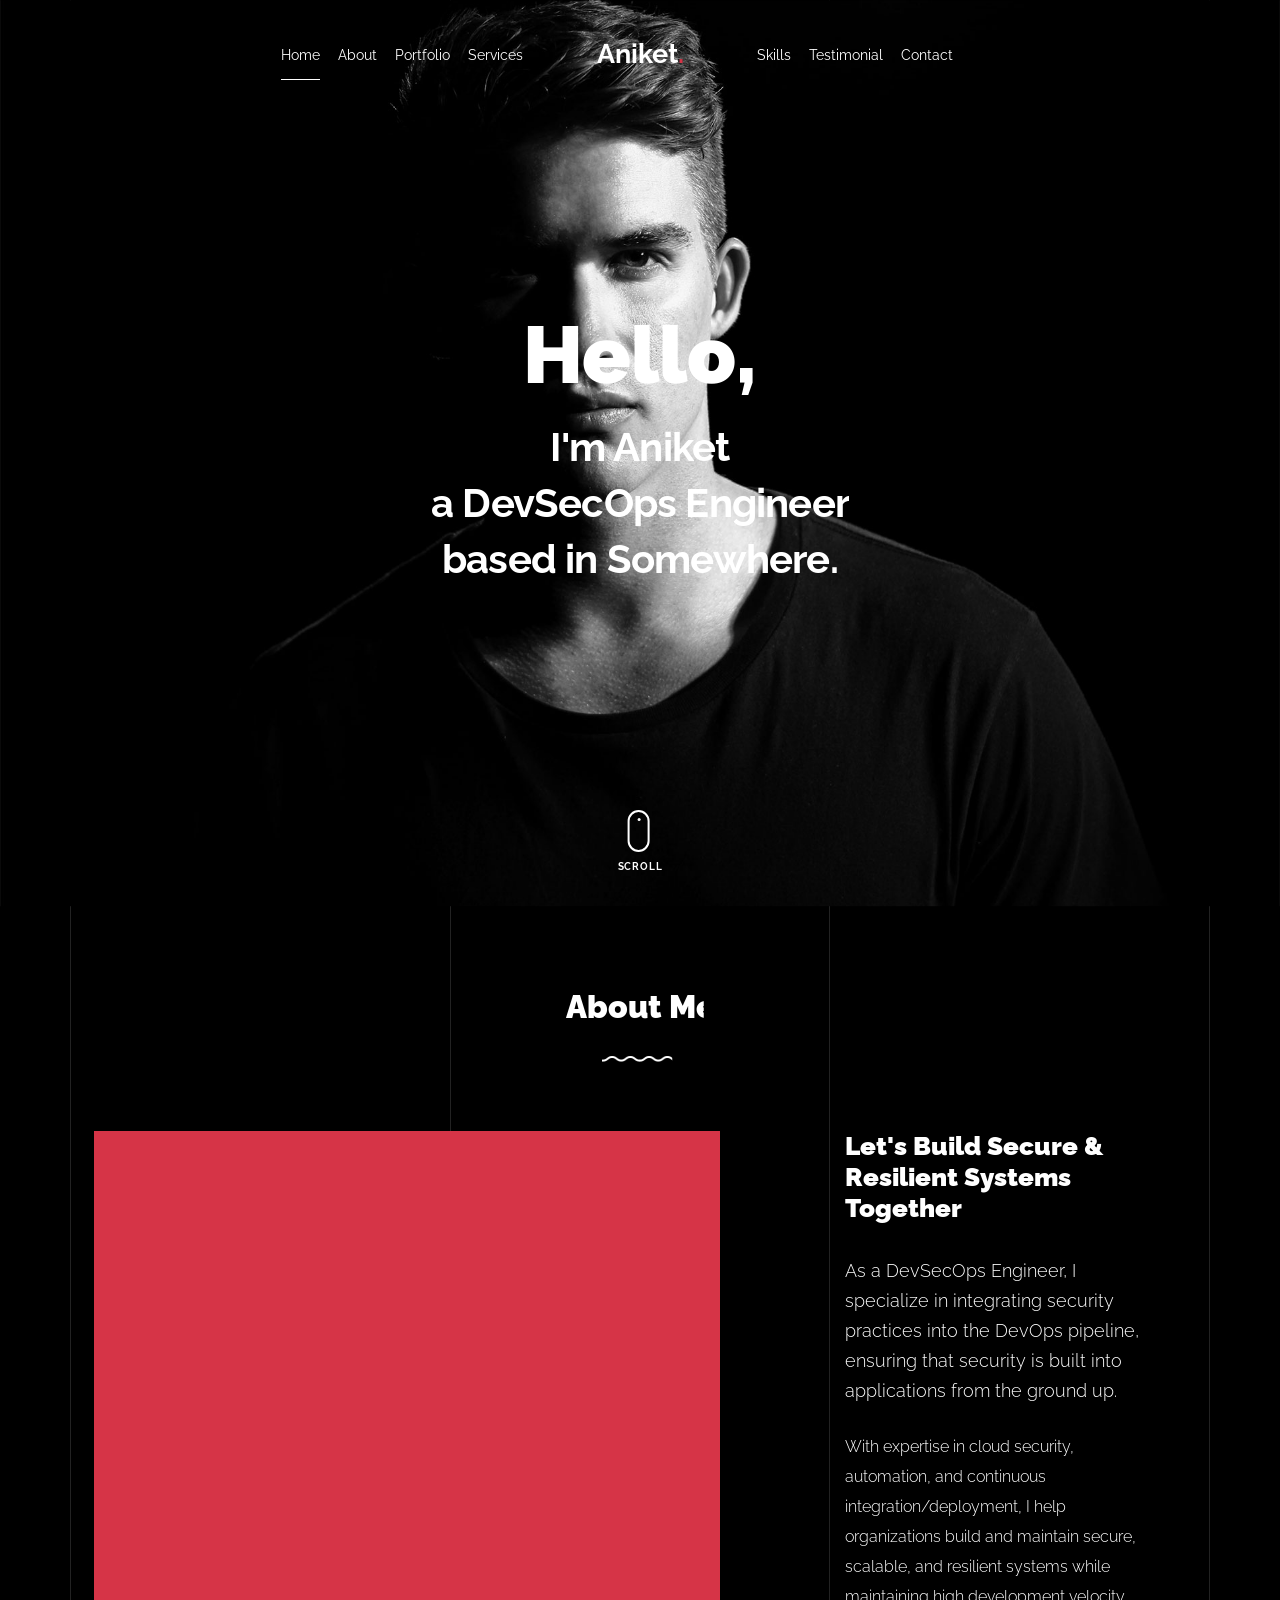
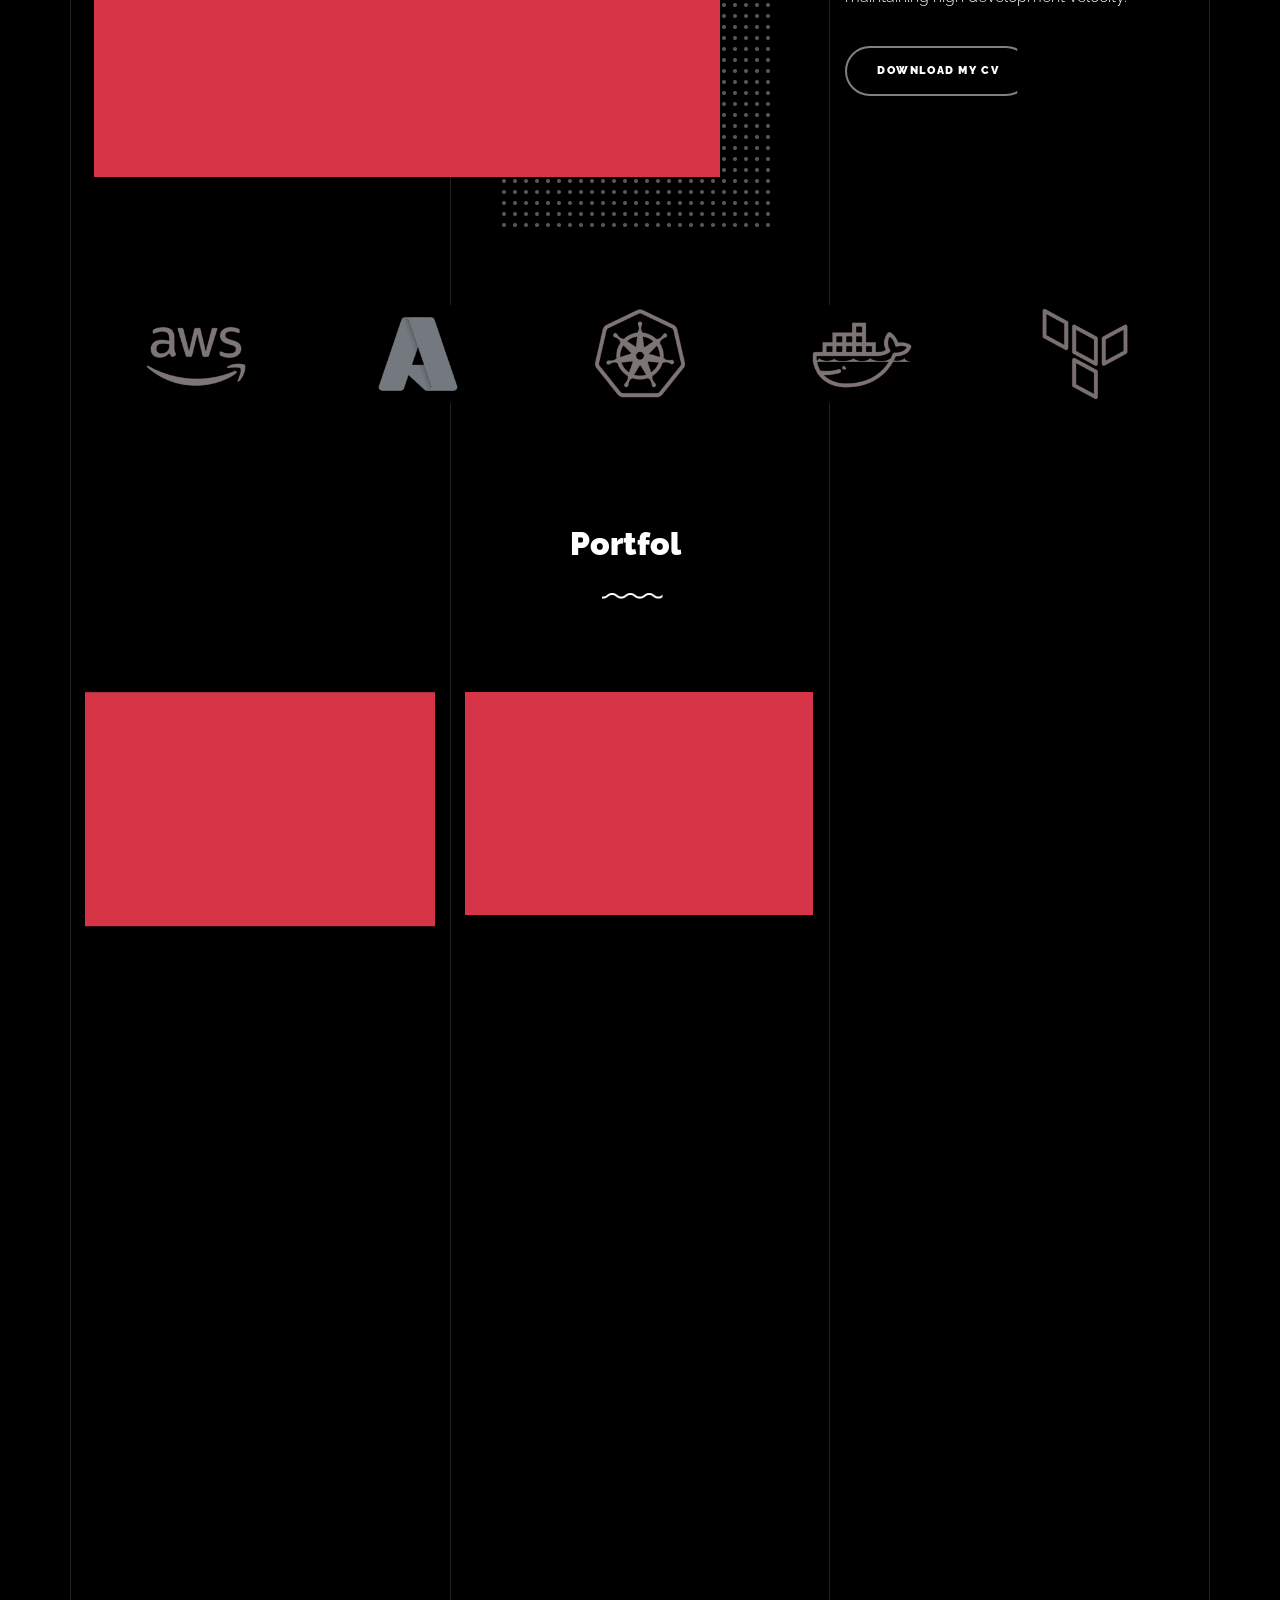
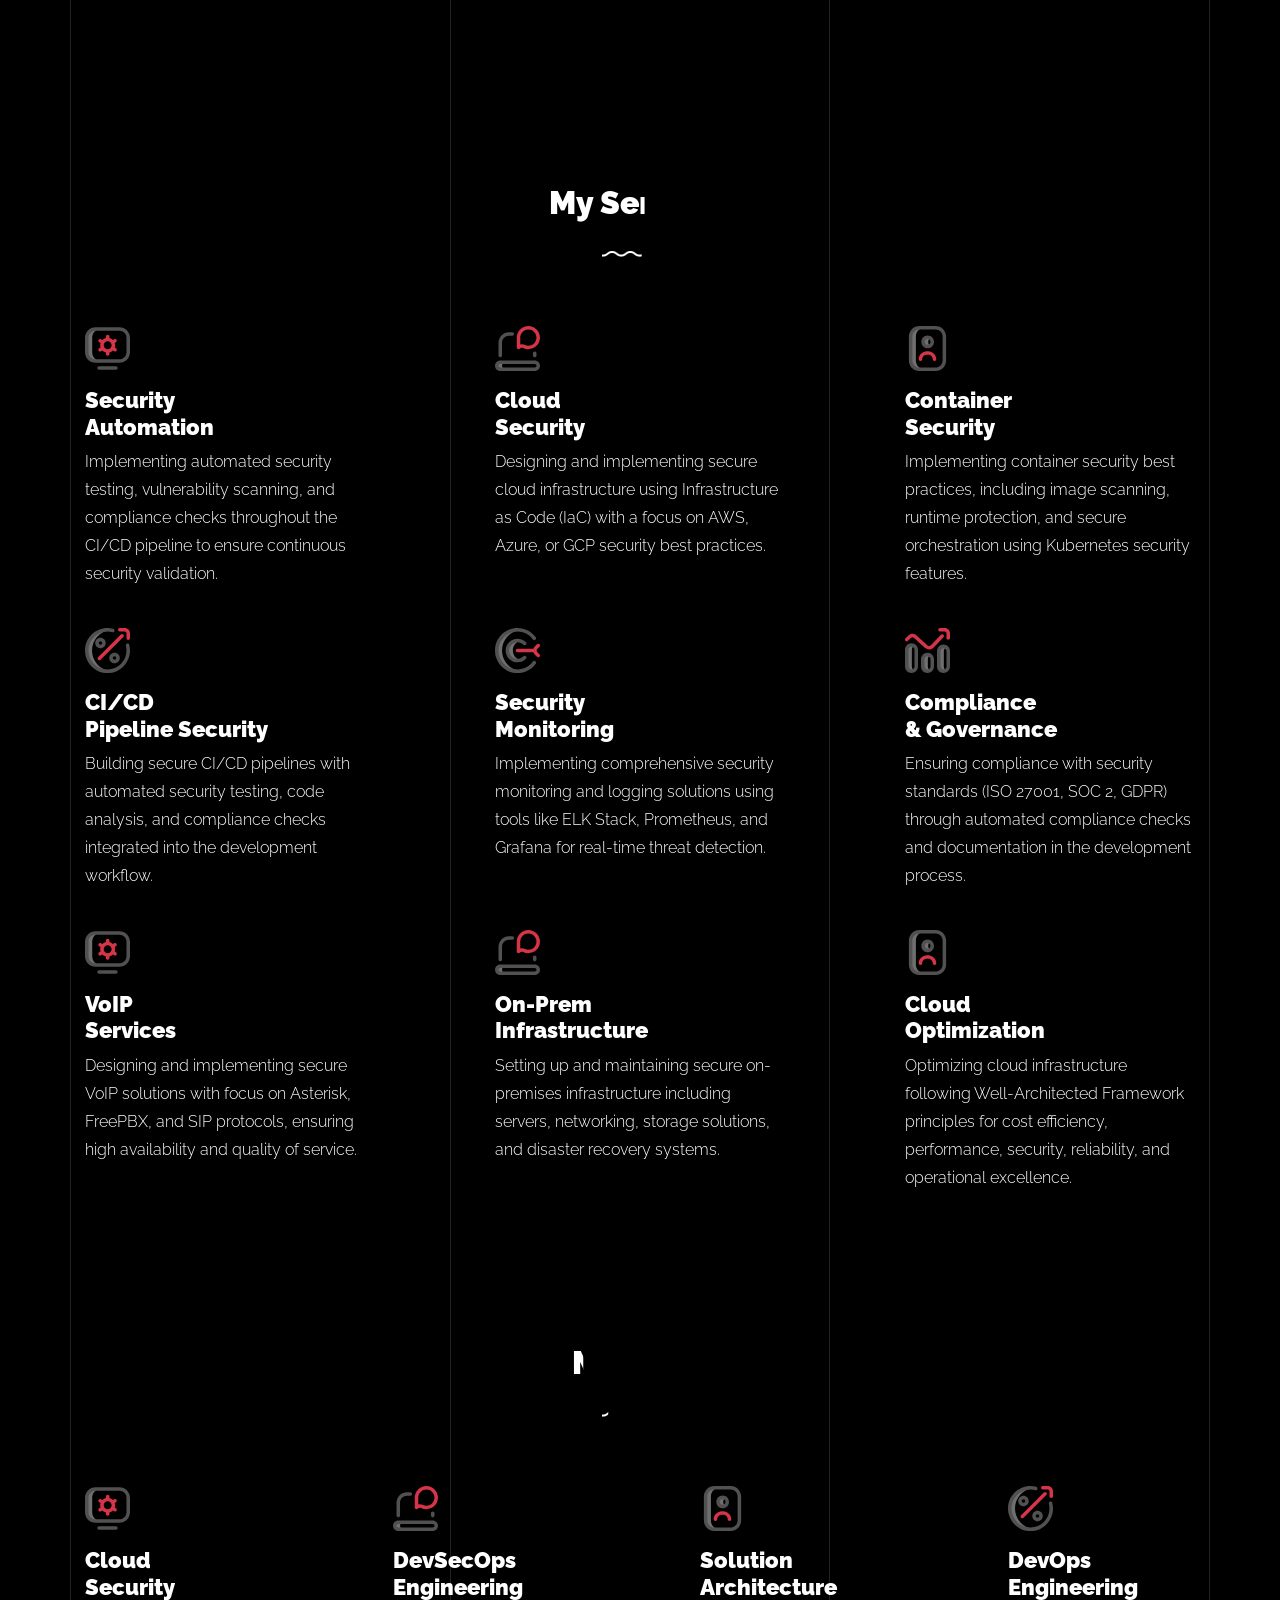
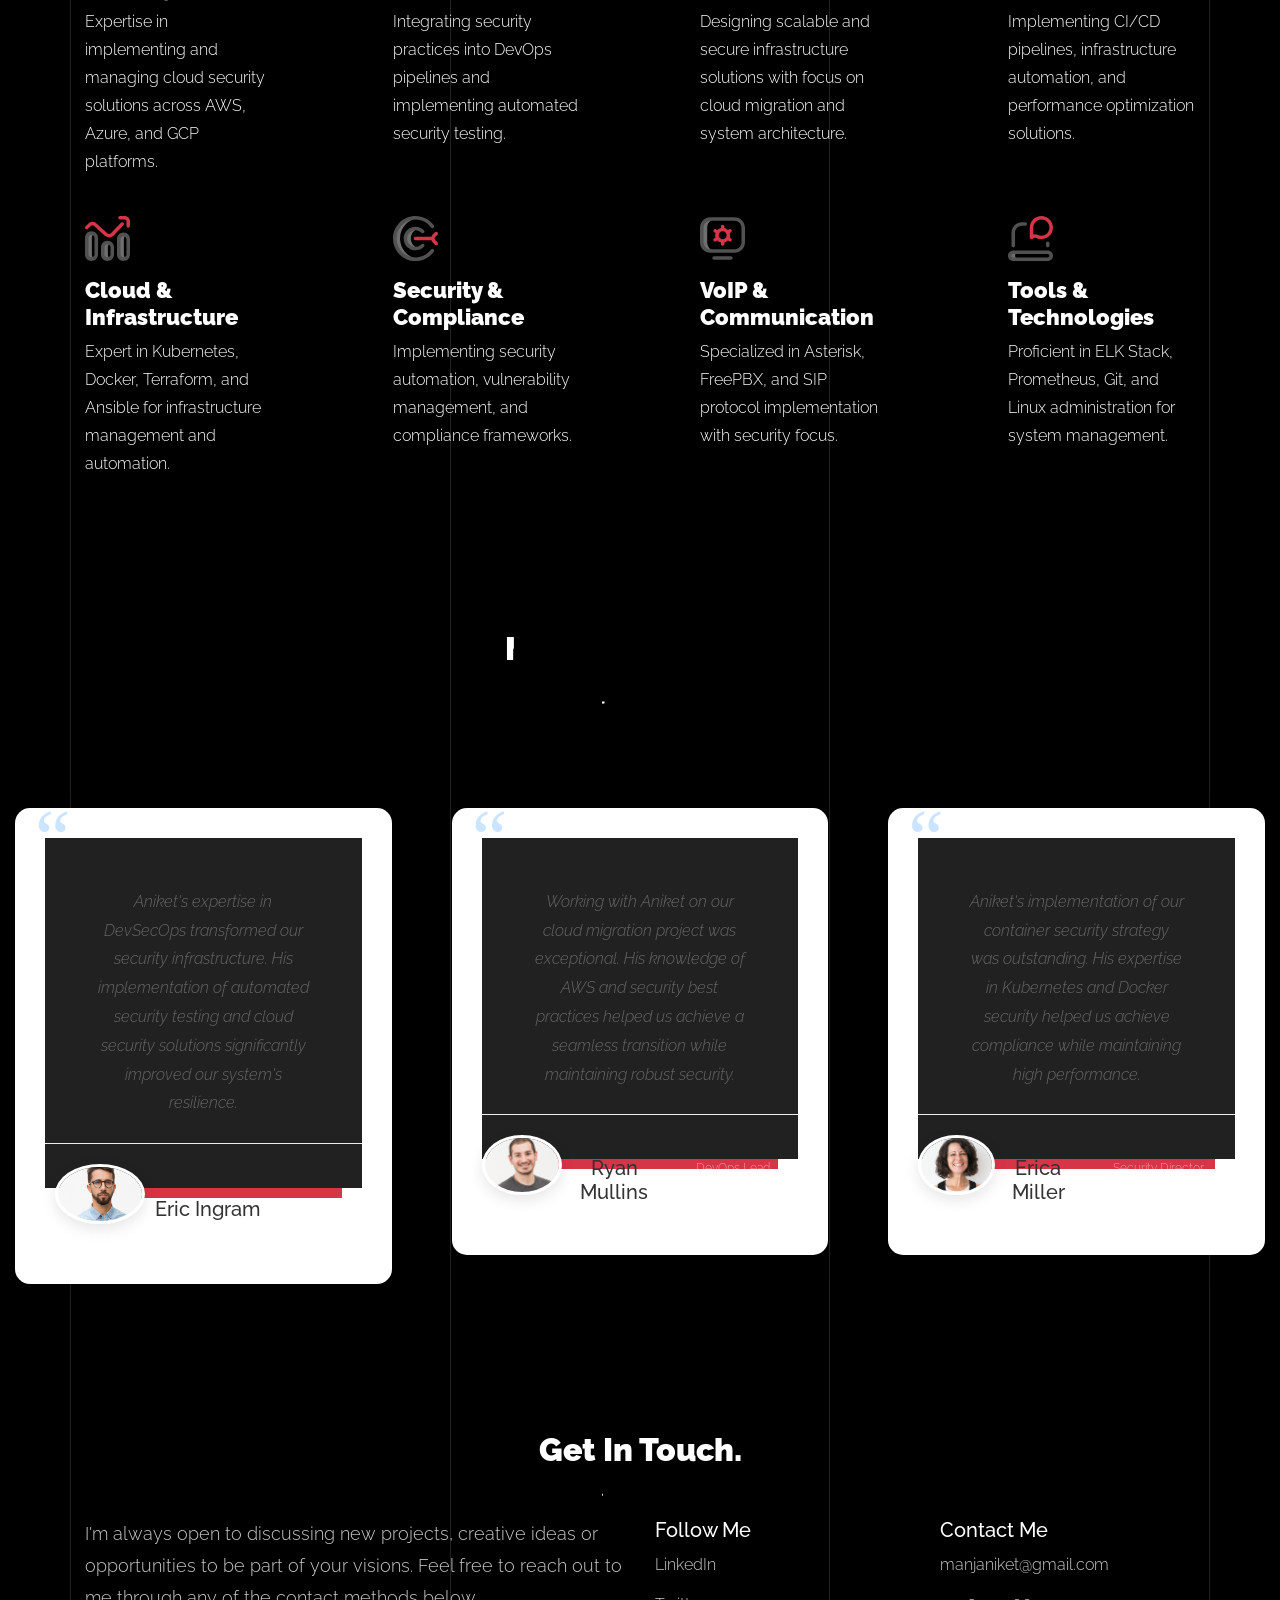
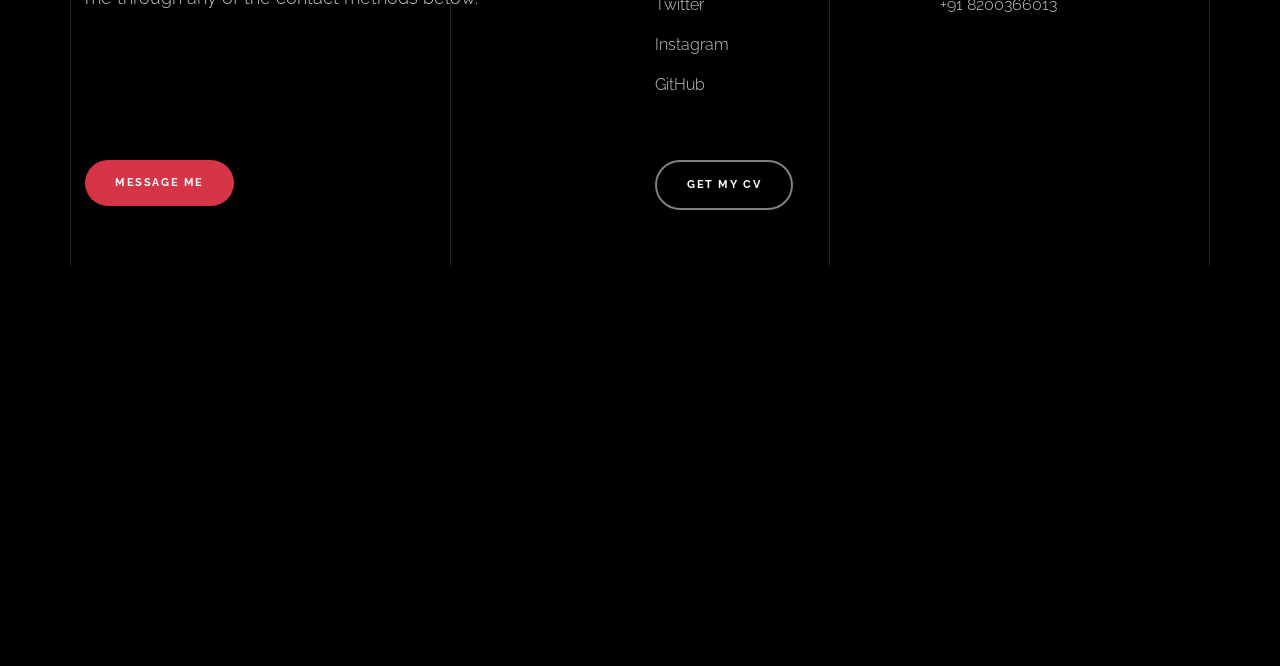
<file: index.html>
<!doctype html>
<html lang="en">
  <head>
    <title>Aniket &mdash; Portfolio</title>
    <meta charset="utf-8">
    <meta name="viewport" content="width=device-width, initial-scale=1, shrink-to-fit=no">

    <meta name="description" content="">
    <meta name="keywords" content="html, css, javascript, jquery">
    <meta name="author" content="">

    <link rel="stylesheet" href="css/vendor/icomoon/style.css">
    <link rel="stylesheet" href="css/vendor/owl.carousel.min.css">
    <link rel="stylesheet" href="css/vendor/animate.min.css">
    <link rel="stylesheet" href="css/vendor/aos.css">
    <link rel="stylesheet" href="css/vendor/bootstrap.min.css">
    <link rel="stylesheet" href="css/vendor/jquery.fancybox.min.css">
    

    <!-- Theme Style -->
    <link rel="stylesheet" href="css/style.css">

  </head>
  <body data-spy="scroll" data-target=".site-nav-target" data-offset="200" id="top">

    <nav class="unslate_co--site-mobile-menu">
      <div class="close-wrap d-flex">
        <a href="#" class="d-flex ml-auto js-menu-toggle">
          <span class="close-label">Close</span>
          <div class="close-times">
            <span class="bar1"></span>
            <span class="bar2"></span>
          </div>
        </a>
      </div>
      <div class="site-mobile-inner"></div>
    </nav>


    <div class="unslate_co--site-wrap">

      <div class="unslate_co--site-inner">

        <div class="lines-wrap">
          <div class="lines-inner">
            <div class="lines"></div>
          </div>
        </div>
        <!-- END lines -->
      
      <nav class="unslate_co--site-nav site-nav-target">

        <div class="container">
        
          <div class="row align-items-center justify-content-between text-left">
            <div class="col-md-5 text-right">
              <ul class="site-nav-ul js-clone-nav text-left d-none d-lg-inline-block">
                <li class="has-children">
                  <a href="#home-section" class="nav-link">Home</a>
                  <ul class="dropdown">
                    <li>
                      <a href="index.html">Hero Image BG</a>
                    </li>
                    <li>
                      <a href="index-video.html">Video BG</a>
                    </li>
                    <li>
                      <a href="index-hero-slider.html">Hero Slider</a>
                    </li>
                    <li>
                      <a href="index-sidebar-menu.html">Sidebar Menu</a>
                    </li>
                    <li>
                      <a href="index-right-menu.html">Right Menu</a>
                    </li>
                  </ul>
                </li>
                
                <li><a href="#about-section" class="nav-link">About</a></li>
                <li><a href="#portfolio-section" class="nav-link">Portfolio</a></li>
                <li><a href="#services-section" class="nav-link">Services</a></li>
                
              </ul>
            </div>
            <div class="site-logo pos-absolute">
              <a href="index.html" class="unslate_co--site-logo">Aniket<span>.</span></a>
            </div>
            <div class="col-md-5 text-right text-lg-left">
              <ul class="site-nav-ul js-clone-nav text-left d-none d-lg-inline-block">
                <li><a href="#skills-section" class="nav-link">Skills</a></li>
                <li><a href="#testimonial-section" class="nav-link">Testimonial</a></li>
                <li><a href="#contact-section" class="nav-link">Contact</a></li>
              </ul>

              <ul class="site-nav-ul-none-onepage text-right d-inline-block d-lg-none">
                <li><a href="#" class="js-menu-toggle">Menu</a></li>
              </ul>

            </div>
          </div>
        </div>

      </nav>
      <!-- END nav -->

      <div class="cover-v1 jarallax" style="background-image: url('images/cover_bg_2.jpg');" id="home-section">
        <div class="container">
          <div class="row align-items-center">
              
            <div class="col-md-7 mx-auto text-center">
              <h1 class="heading gsap-reveal-hero">Hello,</h1>
              <h2 class="subheading gsap-reveal-hero">
                <span class="subheading-line">I'm Aniket</span>
                <span class="subheading-line">a DevSecOps Engineer</span>
                <span class="subheading-line">based in Somewhere.</span>
              </h2>
            </div>

          </div>
        </div>


        <a href="#about-section" class="mouse-wrap smoothscroll">
          <span class="mouse">
            <span class="scroll"></span>
          </span>
          <span class="mouse-label">Scroll</span>
        </a>

      </div>
      <!-- END .cover-v1 -->

      <div class="unslate_co--section" id="about-section">
        <div class="container">
          
          <div class="section-heading-wrap text-center mb-5">
            <h2 class="heading-h2 text-center divider"><span class="gsap-reveal">About Me</span></h2>
            <span class="gsap-reveal">
            <img src="images/divider.png" alt="divider" width="76">
            </span>
          </div>
          

          <div class="row mt-5 justify-content-between">
            <div class="col-lg-7 mb-5 mb-lg-0">
              <figure class="dotted-bg gsap-reveal-img ">
                <img src="images/about_me_pic2.jpg" alt="Image" class="img-fluid">
              </figure>
            </div>
            <div class="col-lg-4 pr-lg-5">
              <h3 class="mb-4 heading-h3"><span class="gsap-reveal">Let's Build Secure & Resilient Systems Together</span></h3>
              <p class="lead gsap-reveal">As a DevSecOps Engineer, I specialize in integrating security practices into the DevOps pipeline, ensuring that security is built into applications from the ground up.</p>
              <p class="mb-4 gsap-reveal">With expertise in cloud security, automation, and continuous integration/deployment, I help organizations build and maintain secure, scalable, and resilient systems while maintaining high development velocity.</p>
              <p class="gsap-reveal"><a href="Aniket_Sangohi_Resume.pdf" class="btn btn-outline-pill btn-custom-light" download>Download my CV</a></p>
            </div>
          </div>
        </div>
        
      </div>

      <div class="unslate_co--section">
        <div class="container">
          <div class="owl-carousel logo-slider" data-items="5" data-margin="30" data-loop="true" data-autoplay="true" data-autoplay-timeout="2000" data-smart-speed="1000" data-dots="false" data-nav="false" data-nav-speed="false" data-r-x-small="2" data-r-x-small-nav="false" data-r-x-small-dots="false" data-r-x-medium="3" data-r-x-medium-nav="false" data-r-x-medium-dots="false" data-r-small="4" data-r-small-nav="false" data-r-small-dots="false" data-r-medium="5" data-r-medium-nav="false" data-r-medium-dots="false">
            <div class="logo-v1 gsap-reveal">
              <img src="images/logos/aws-logo.png" alt="AWS" class="img-fluid">
            </div>
            <div class="logo-v1 gsap-reveal">
              <img src="images/logos/azure-logo.png" alt="Azure" class="img-fluid">
            </div>
            <div class="logo-v1 gsap-reveal">
              <img src="images/logos/kubernetes-logo.png" alt="Kubernetes" class="img-fluid">
            </div>
            <div class="logo-v1 gsap-reveal">
              <img src="images/logos/docker-logo.png" alt="Docker" class="img-fluid">
            </div>
            <div class="logo-v1 gsap-reveal">
              <img src="images/logos/terraform-logo.png" alt="Terraform" class="img-fluid">
            </div>
            <div class="logo-v1 gsap-reveal">
              <img src="images/logos/jenkins-logo.png" alt="Jenkins" class="img-fluid">
            </div>
            <div class="logo-v1 gsap-reveal">
              <img src="images/logos/ansible-logo.png" alt="Ansible" class="img-fluid">
            </div>
            <div class="logo-v1 gsap-reveal">
              <img src="images/logos/prometheus-logo.png" alt="Prometheus" class="img-fluid">
            </div>
          </div>
        </div>
      </div>

      <div class="unslate_co--section" id="portfolio-section">
        <div class="container">
          
          
          <div class="relative"><div class="loader-portfolio-wrap"><div class="loader-portfolio"></div></div> </div>
          <div id="portfolio-single-holder"></div>

          <div class="portfolio-wrapper">
            <div class="section-heading-wrap text-center mb-5">
              <h2 class="heading-h2 text-center divider"><span class="gsap-reveal">Portfolio</span></h2>
              <span class="gsap-reveal"><img src="images/divider.png" alt="divider" width="76"></span>
            </div>

            <div class="d-flex align-items-center mb-4 gsap-reveal gsap-reveal-filter">
              <!-- <a href="#" class="text-white js-filter d-inline-block d-lg-none">Filter</a>
              
              <div class="filter-wrap">
                <div class="filter ml-auto" id="filters">
                  <a href="#" class="active" data-filter="*">All</a>
                  <a href="#" data-filter=".web">Web</a>
                  <a href="#" data-filter=".branding">Branding</a>
                  <a href="#" data-filter=".illustration">Illustration</a>
                  <a href="#" data-filter=".packaging">Packaging</a>
                </div>
              </div> -->
            </div>


            
            <div id="posts" class="row gutter-isotope-item">
              <div class="item web branding col-sm-6 col-md-6 col-lg-4 isotope-mb-2">
                <a href="portfolio-single-1.html" class="portfolio-item ajax-load-page isotope-item gsap-reveal-img" data-id="1">
                    <div class="overlay">
                      <span class="wrap-icon icon-link2"></span>
                      <div class="portfolio-item-content">
                        <h3>Cloud Security Automation</h3>
                        <p>DevSecOps, AWS</p>
                      </div>
                    </div>
                    <img src="images/work_1_md.jpg" class="lazyload  img-fluid" alt="Cloud Security Automation" />
                  </a>
              </div>
              <div class="item branding packaging illustration col-sm-6 col-md-6 col-lg-4 isotope-mb-2 ">
                <a href="portfolio-single-3.html" class="portfolio-item ajax-load-page item-portrait isotope-item gsap-reveal-img" data-id="3">
                    <div class="overlay">
                      <span class="wrap-icon icon-link2"></span>
                      <div class="portfolio-item-content">
                        <h3>Kubernetes Security</h3>
                        <p>Container Security, DevSecOps</p>
                      </div>
                    </div>
                    <img src="images/work_2_md.jpg" class="lazyload  img-fluid" alt="Kubernetes Security" />
                  </a>
              </div>

              <div class="item branding packaging col-sm-6 col-md-6 col-lg-4 isotope-mb-2">
                <a href="portfolio-single-4.html" class="portfolio-item isotope-item gsap-reveal-img ajax-load-page" data-id="4">
                    <div class="overlay">
                      <span class="wrap-icon icon-link2"></span>
                      <div class="portfolio-item-content">
                        <h3>CI/CD Pipeline Security</h3>
                        <p>DevSecOps, Automation</p>
                      </div>
                    </div>
                    <img src="images/work_3_md.avif" class="lazyload  img-fluid" alt="CI/CD Pipeline Security" />
                  </a>
              </div>

              <div class="item web packaging col-sm-6 col-md-6 col-lg-4 isotope-mb-2">
                <a href="portfolio-single-5.html" class="portfolio-item ajax-load-page isotope-item gsap-reveal-img" data-id="5">
                    <div class="overlay">
                      <span class="wrap-icon icon-link2"></span>
                      <div class="portfolio-item-content">
                        <h3>Security Monitoring</h3>
                        <p>ELK Stack, Prometheus</p>
                      </div>
                    </div>
                    <img src="images/work_4_full.jpg" class="lazyload  img-fluid" alt="Security Monitoring" />
                  </a>
              </div>

              <div class="item illustration packaging col-sm-6 col-md-6 col-lg-4 isotope-mb-2">
                <a href="portfolio-single-6.html" class="portfolio-item ajax-load-page isotope-item gsap-reveal-img" data-id="6">
                    <div class="overlay">
                      <span class="wrap-icon icon-link2"></span>
                      <div class="portfolio-item-content">
                        <h3>Cloud Migration</h3>
                        <p>AWS, Terraform</p>
                      </div>
                    </div>
                    <img src="images/work_5_md.jpg" class="lazyload  img-fluid" alt="Cloud Migration" />
                  </a>
              </div>

              <div class="item web branding col-sm-6 col-md-6 col-lg-4 isotope-mb-2">
                <a href="portfolio-single-2.html" class="portfolio-item ajax-load-page item-portrait isotope-item gsap-reveal-img" data-id="2">
                    <div class="overlay">
                      <span class="wrap-icon icon-link2"></span>
                      <div class="portfolio-item-content">
                        <h3>VoIP Security</h3>
                        <p>Asterisk, FreePBX</p>
                      </div>
                    </div>
                    <img src="images/work_6_md.jpg" class="lazyload  img-fluid" alt="VoIP Security" />
                  </a>
              </div>

              <div class="item branding packaging col-sm-6 col-md-6 col-lg-4 isotope-mb-2">
                <a href="portfolio-single-7.html" class="portfolio-item ajax-load-page isotope-item gsap-reveal-img" data-id="7">
                    <div class="overlay">
                      <span class="wrap-icon icon-link2"></span>
                      <div class="portfolio-item-content">
                        <h3>Compliance Automation</h3>
                        <p>ISO 27001, SOC 2</p>
                      </div>
                    </div>
                    <img src="images/work_7_a_md.jpg" class="lazyload  img-fluid" alt="Compliance Automation" />
                  </a>
              </div>

              <div class="item web branding col-sm-6 col-md-6 col-lg-4 isotope-mb-2">
                <a href="portfolio-single-8.html" class="portfolio-item ajax-load-page isotope-item gsap-reveal-img" data-id="8">
                    <div class="overlay">
                      <span class="wrap-icon icon-link2"></span>
                      <div class="portfolio-item-content">
                        <h3>Infrastructure as Code</h3>
                        <p>Terraform, Ansible</p>
                      </div>
                    </div>
                    <img src="images/work_8_md.jpg" class="lazyload  img-fluid" alt="Infrastructure as Code" />
                  </a>
              </div>

              <div class="item web illustration col-sm-6 col-md-6 col-lg-4 isotope-mb-2">
                <a href="portfolio-single-9.html" class="portfolio-item ajax-load-page isotope-item gsap-reveal-img" data-id="9">
                    <div class="overlay">
                      <span class="wrap-icon icon-link2"></span>
                      <div class="portfolio-item-content">
                        <h3>Cloud Optimization</h3>
                        <p>AWS, Cost Optimization</p>
                      </div>
                    </div>
                    <img src="images/work_9_a_md.jpg" class="lazyload  img-fluid" alt="Cloud Optimization" />
                  </a>
              </div>

            </div>
            
          </div>


        </div>
      </div>


      <div class="unslate_co--section" id="services-section">
        <div class="container">

          <div class="section-heading-wrap text-center mb-5">
            <h2 class="heading-h2 text-center divider"><span class="gsap-reveal">My Services</span></h2>
            <span class="gsap-reveal"><img src="images/divider.png" alt="divider" width="76"></span>
          </div>

          <div class="row gutter-v3">
            <div class="col-md-6 col-lg-4 mb-4">
              <div class="feature-v1" data-aos="fade-up" data-aos-delay="0">
                <div class="wrap-icon mb-3">
                  <img src="images/svg/001-options.svg" alt="Image" width="45">
                </div>
                <h3>Security <br> Automation</h3>
                <p>Implementing automated security testing, vulnerability scanning, and compliance checks throughout the CI/CD pipeline to ensure continuous security validation.</p>
              </div> 
            </div>
            <div class="col-md-6 col-lg-4 mb-4">
              <div class="feature-v1" data-aos="fade-up" data-aos-delay="100">
                <div class="wrap-icon mb-3">
                  <img src="images/svg/002-chat.svg" alt="Icon" width="45">
                </div>
                <h3>Cloud <br> Security</h3>
                <p>Designing and implementing secure cloud infrastructure using Infrastructure as Code (IaC) with a focus on AWS, Azure, or GCP security best practices.</p>
              </div> 
            </div>
            <div class="col-md-6 col-lg-4 mb-4">
              <div class="feature-v1" data-aos="fade-up" data-aos-delay="200">
                <div class="wrap-icon mb-3">
                  <img src="images/svg/003-contact-book.svg" alt="Image" class="img-fluid" width="45">
                </div>
                <h3>Container <br> Security</h3>
                <p>Implementing container security best practices, including image scanning, runtime protection, and secure orchestration using Kubernetes security features.</p>
              </div> 
            </div>

            <div class="col-md-6 col-lg-4 mb-4">
              <div class="feature-v1" data-aos="fade-up" data-aos-delay="0">
                <div class="wrap-icon mb-3">
                  <img src="images/svg/004-percentage.svg" alt="Image" width="45">
                </div>
                <h3>CI/CD <br> Pipeline Security</h3>
                <p>Building secure CI/CD pipelines with automated security testing, code analysis, and compliance checks integrated into the development workflow.</p>
              </div> 
            </div>
            <div class="col-md-6 col-lg-4 mb-4">
              <div class="feature-v1" data-aos="fade-up" data-aos-delay="100">
                <div class="wrap-icon mb-3">
                  <img src="images/svg/006-goal.svg" alt="Image" width="45">
                </div>
                <h3>Security <br> Monitoring</h3>
                <p>Implementing comprehensive security monitoring and logging solutions using tools like ELK Stack, Prometheus, and Grafana for real-time threat detection.</p>
              </div> 
            </div>
            <div class="col-md-6 col-lg-4 mb-4">
              <div class="feature-v1" data-aos="fade-up" data-aos-delay="200">
                <div class="wrap-icon mb-3">
                  <img src="images/svg/005-line-chart.svg" alt="Image" width="45">
                </div>
                <h3>Compliance <br> & Governance</h3>
                <p>Ensuring compliance with security standards (ISO 27001, SOC 2, GDPR) through automated compliance checks and documentation in the development process.</p>
              </div> 
            </div>

            <div class="col-md-6 col-lg-4 mb-4">
              <div class="feature-v1" data-aos="fade-up" data-aos-delay="0">
                <div class="wrap-icon mb-3">
                  <img src="images/svg/001-options.svg" alt="Image" width="45">
                </div>
                <h3>VoIP <br> Services</h3>
                <p>Designing and implementing secure VoIP solutions with focus on Asterisk, FreePBX, and SIP protocols, ensuring high availability and quality of service.</p>
              </div> 
            </div>
            <div class="col-md-6 col-lg-4 mb-4">
              <div class="feature-v1" data-aos="fade-up" data-aos-delay="100">
                <div class="wrap-icon mb-3">
                  <img src="images/svg/002-chat.svg" alt="Icon" width="45">
                </div>
                <h3>On-Prem <br> Infrastructure</h3>
                <p>Setting up and maintaining secure on-premises infrastructure including servers, networking, storage solutions, and disaster recovery systems.</p>
              </div> 
            </div>
            <div class="col-md-6 col-lg-4 mb-4">
              <div class="feature-v1" data-aos="fade-up" data-aos-delay="200">
                <div class="wrap-icon mb-3">
                  <img src="images/svg/003-contact-book.svg" alt="Image" class="img-fluid" width="45">
                </div>
                <h3>Cloud <br> Optimization</h3>
                <p>Optimizing cloud infrastructure following Well-Architected Framework principles for cost efficiency, performance, security, reliability, and operational excellence.</p>
              </div> 
            </div>
          </div>
        </div>
      </div>

      <div class="unslate_co--section section-counter" id="skills-section">
        <div class="container">
          <div class="section-heading-wrap text-center mb-5">
            <h2 class="heading-h2 text-center divider"><span class="gsap-reveal">My Skills</span></h2>
            <span class="gsap-reveal"><img src="images/divider.png" alt="divider" width="76"></span>
          </div>

          <div class="row gutter-v3">
            <div class="col-md-6 col-lg-3 mb-4">
              <div class="feature-v1" data-aos="fade-up" data-aos-delay="0">
                <div class="wrap-icon mb-3">
                  <img src="images/svg/001-options.svg" alt="Image" width="45">
                </div>
                <h3>Cloud <br> Security</h3>
                <p>Expertise in implementing and managing cloud security solutions across AWS, Azure, and GCP platforms.</p>
              </div> 
            </div>
            <div class="col-md-6 col-lg-3 mb-4">
              <div class="feature-v1" data-aos="fade-up" data-aos-delay="100">
                <div class="wrap-icon mb-3">
                  <img src="images/svg/002-chat.svg" alt="Icon" width="45">
                </div>
                <h3>DevSecOps <br> Engineering</h3>
                <p>Integrating security practices into DevOps pipelines and implementing automated security testing.</p>
              </div> 
            </div>
            <div class="col-md-6 col-lg-3 mb-4">
              <div class="feature-v1" data-aos="fade-up" data-aos-delay="200">
                <div class="wrap-icon mb-3">
                  <img src="images/svg/003-contact-book.svg" alt="Image" class="img-fluid" width="45">
                </div>
                <h3>Solution <br> Architecture</h3>
                <p>Designing scalable and secure infrastructure solutions with focus on cloud migration and system architecture.</p>
              </div> 
            </div>
            <div class="col-md-6 col-lg-3 mb-4">
              <div class="feature-v1" data-aos="fade-up" data-aos-delay="300">
                <div class="wrap-icon mb-3">
                  <img src="images/svg/004-percentage.svg" alt="Image" width="45">
                </div>
                <h3>DevOps <br> Engineering</h3>
                <p>Implementing CI/CD pipelines, infrastructure automation, and performance optimization solutions.</p>
              </div> 
            </div>

            <div class="col-md-6 col-lg-3 mb-4">
              <div class="feature-v1" data-aos="fade-up" data-aos-delay="0">
                <div class="wrap-icon mb-3">
                  <img src="images/svg/005-line-chart.svg" alt="Image" width="45">
                </div>
                <h3>Cloud & <br> Infrastructure</h3>
                <p>Expert in Kubernetes, Docker, Terraform, and Ansible for infrastructure management and automation.</p>
              </div> 
            </div>
            <div class="col-md-6 col-lg-3 mb-4">
              <div class="feature-v1" data-aos="fade-up" data-aos-delay="100">
                <div class="wrap-icon mb-3">
                  <img src="images/svg/006-goal.svg" alt="Image" width="45">
                </div>
                <h3>Security & <br> Compliance</h3>
                <p>Implementing security automation, vulnerability management, and compliance frameworks.</p>
              </div> 
            </div>
            <div class="col-md-6 col-lg-3 mb-4">
              <div class="feature-v1" data-aos="fade-up" data-aos-delay="200">
                <div class="wrap-icon mb-3">
                  <img src="images/svg/001-options.svg" alt="Image" width="45">
                </div>
                <h3>VoIP & <br> Communication</h3>
                <p>Specialized in Asterisk, FreePBX, and SIP protocol implementation with security focus.</p>
              </div> 
            </div>
            <div class="col-md-6 col-lg-3 mb-4">
              <div class="feature-v1" data-aos="fade-up" data-aos-delay="300">
                <div class="wrap-icon mb-3">
                  <img src="images/svg/002-chat.svg" alt="Icon" width="45">
                </div>
                <h3>Tools & <br> Technologies</h3>
                <p>Proficient in ELK Stack, Prometheus, Git, and Linux administration for system management.</p>
              </div> 
            </div>
          </div>
        </div>
      </div>
      <!-- END .counter -->

      <div class="unslate_co--section" id="testimonial-section">
        <div class="container">
          <div class="section-heading-wrap text-center mb-5">
            <h2 class="heading-h2 text-center divider"><span class="gsap-reveal">My Happy Clients</span></h2>
            <span class="gsap-reveal"><img src="images/divider.png" alt="divider" width="76"></span>
          </div>
        </div>

        <div class="owl-carousel testimonial-slider" data-aos="fade-up">
          <div class="testimonial-item">
            <div class="testimonial-v1">
              <div class="testimonial-inner-bg">
                <span class="quote">&ldquo;</span>
                <blockquote>
                  Aniket's expertise in DevSecOps transformed our security infrastructure. His implementation of automated security testing and cloud security solutions significantly improved our system's resilience.
                </blockquote>
              </div>
              
              <div class="testimonial-author-info">
                <img src="images/person_man_1.jpg" alt="Image" class="rounded-circle">
                <h3>Eric Ingram</h3>
                <span class="d-block position">CTO @TechSecure</span>
              </div>
            </div>
          </div>
          <div class="testimonial-item">
            <div class="testimonial-v1">
              <div class="testimonial-inner-bg">
                <span class="quote">&ldquo;</span>
                <blockquote>
                  Working with Aniket on our cloud migration project was exceptional. His knowledge of AWS and security best practices helped us achieve a seamless transition while maintaining robust security.
                </blockquote>
              </div>
              
              <div class="testimonial-author-info">
                <img src="images/person_man_2.jpg" alt="Image" class="rounded-circle">
                <h3>Ryan Mullins</h3>
                <span class="d-block position">DevOps Lead @CloudScale</span>
              </div>
            </div>
          </div>
          <div class="testimonial-item">
            <div class="testimonial-v1">
              <div class="testimonial-inner-bg">
                <span class="quote">&ldquo;</span>
                <blockquote>
                  Aniket's implementation of our container security strategy was outstanding. His expertise in Kubernetes and Docker security helped us achieve compliance while maintaining high performance.
                </blockquote>
              </div>
              
              <div class="testimonial-author-info">
                <img src="images/person_woman_1.jpg" alt="Image" class="rounded-circle">
                <h3>Erica Miller</h3>
                <span class="d-block position">Security Director @ContainerTech</span>
              </div>
            </div>
          </div>
        </div>

      </div>
      <!-- END testimonial -->

      <div class="unslate_co--section" id="contact-section">
        <div class="container">
          <div class="row">
            <div class="col-md-12">
              <div class="section-header text-center">
                <h2 class="heading-h2">Get In Touch.</h2>
                <span class="gsap-reveal"><img src="images/divider.png" alt="divider" width="76"></span>
              </div>
            </div>
          </div>

          <div class="row contact-content">
            <div class="col-md-6">
              <p class="attention-getter">
                I'm always open to discussing new projects, creative ideas or opportunities to be part of your visions. Feel free to reach out to me through any of the contact methods below.
              </p>
            </div>

            <div class="col-md-6">
              <div class="row">
                <div class="col-md-6">
                  <h5>Follow Me</h5>
                  <ul class="link-list">
                    <li><a href="https://www.linkedin.com/in/your-profile" target="_blank">LinkedIn</a></li>
                    <li><a href="https://twitter.com/your-handle" target="_blank">Twitter</a></li>
                    <li><a href="https://instagram.com/your-handle" target="_blank">Instagram</a></li>
                    <li><a href="https://github.com/your-username" target="_blank">GitHub</a></li>
                  </ul>
                </div>
                <div class="col-md-6">
                  <h5>Contact Me</h5>
                  <ul class="link-list">
                    <li><a href="mailto:manjaniket@gmail.com">manjaniket@gmail.com</a></li>
                    <li><a href="tel:+918200366013">+91 8200366013</a></li>
                  </ul>
                </div>
              </div>
            </div>
          </div>

          <div class="row contact-buttons">
            <div class="col-md-6">
              <a href="mailto:manjaniket@gmail.com" class="btn btn-primary btn-large">Message Me</a>
            </div>
            <div class="col-md-6">
              <a href="Aniket_Sangohi_Resume.pdf" class="btn btn-outline btn-large" download>Get My CV</a>
            </div>
          </div>
        </div>
      </div>
    </div>

    <footer class="unslate_co--footer">
      <div class="container">
        <div class="row footer-bottom">
          <div class="col-md-6">
            <ul class="social-list">
              <li>
                <a href="https://www.linkedin.com/in/your-profile" target="_blank">
                  <i class="icon-linkedin"></i>
                  <span class="u-screen-reader-text">LinkedIn</span>
                </a>
              </li>
              <li>
                <a href="https://twitter.com/your-handle" target="_blank">
                  <i class="icon-twitter"></i>
                  <span class="u-screen-reader-text">Twitter</span>
                </a>
              </li>
              <li>
                <a href="https://instagram.com/your-handle" target="_blank">
                  <i class="icon-instagram"></i>
                  <span class="u-screen-reader-text">Instagram</span>
                </a>
              </li>
              <li>
                <a href="https://github.com/your-username" target="_blank">
                  <i class="icon-github"></i>
                  <span class="u-screen-reader-text">GitHub</span>
                </a>
              </li>
            </ul>
          </div>
          <div class="col-md-6">
            <p class="copyright">
              <span>© Copyright Aniket 2024</span>
              <span>Design by <a href="#">Aniket</a></span>
            </p>
          </div>
        </div>
      </div>

      <div class="go-top">
        <a class="smoothscroll" title="Back to Top" href="#top">
          <i class="icon-arrow-up"></i>
        </a>
        <span>Back To Top</span>
      </div>
    </footer>

    <!-- Loader -->
    <div id="unslate_co--overlayer"></div>
    <div class="site-loader-wrap">
      <div class="site-loader"></div>
    </div>

    <script src="js/scripts-dist.js"></script>
    <script src="js/main.js"></script>

  </body>
</html>
</file>
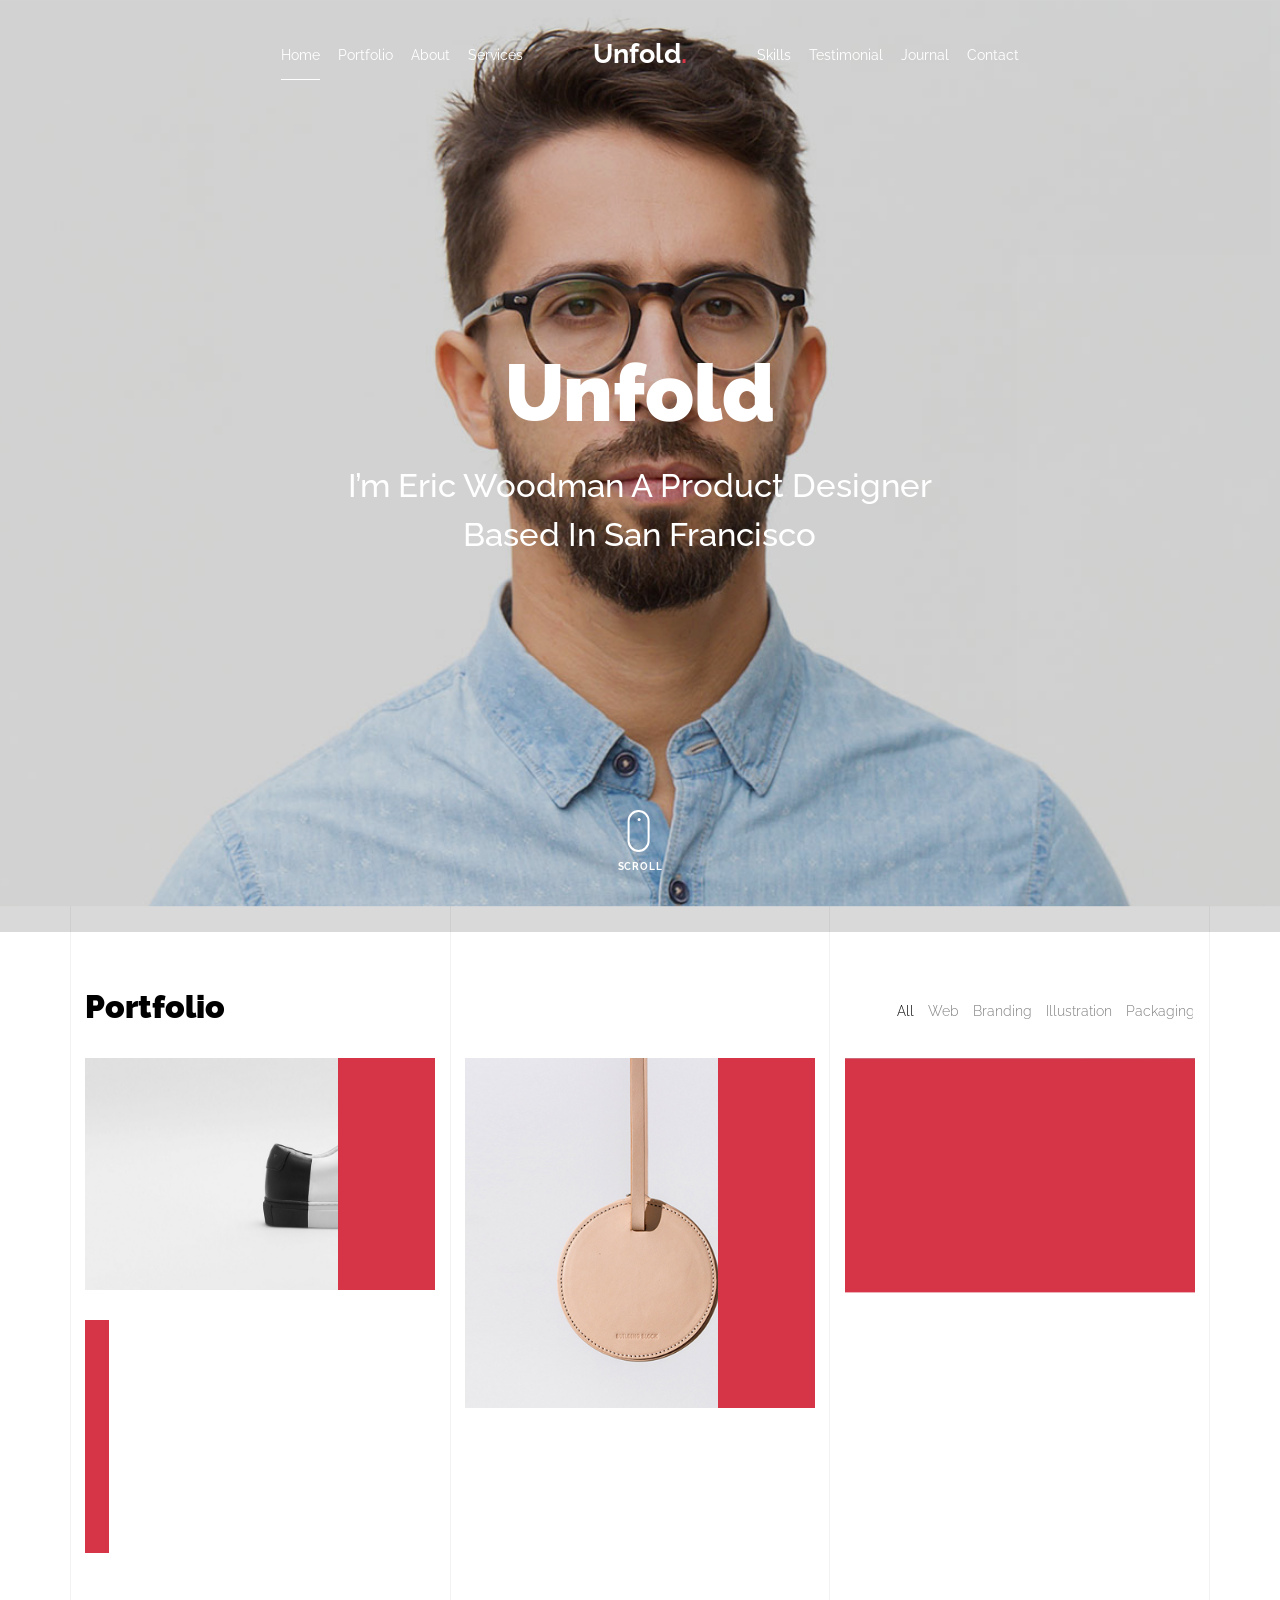
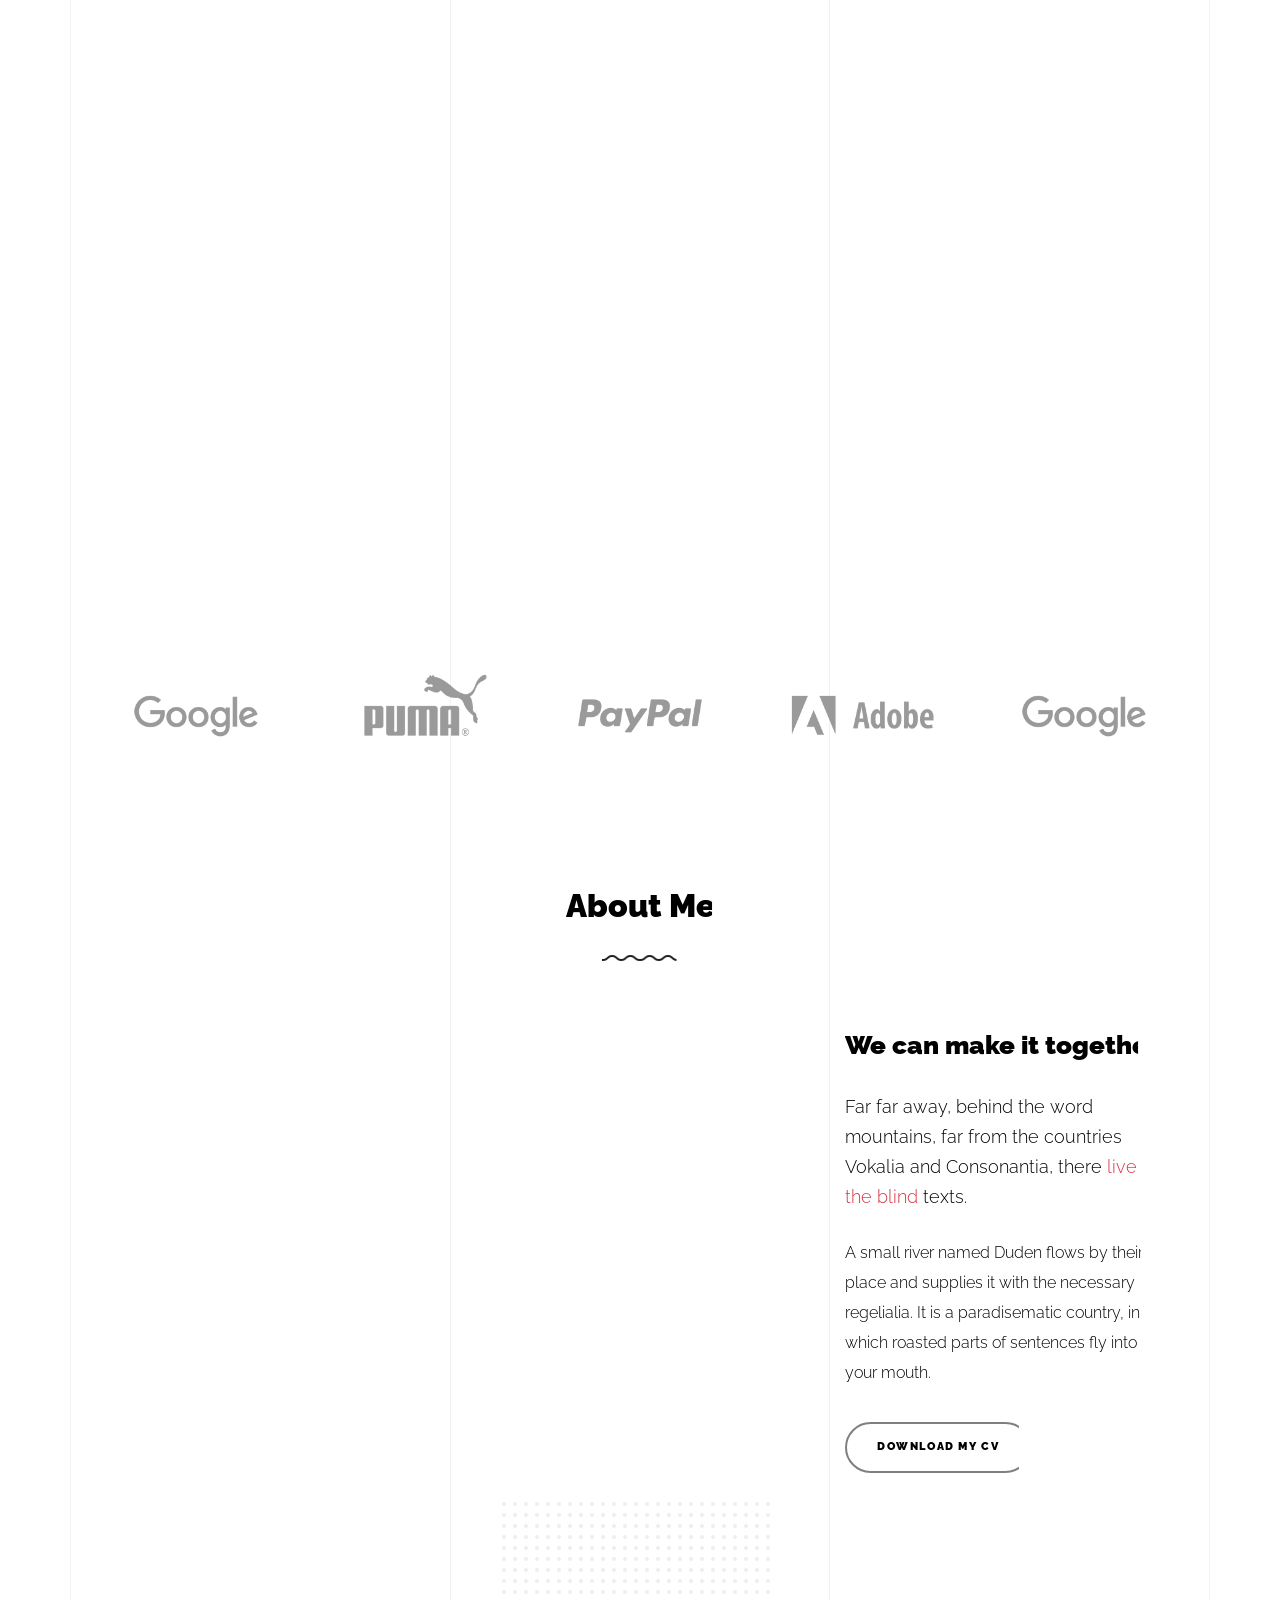
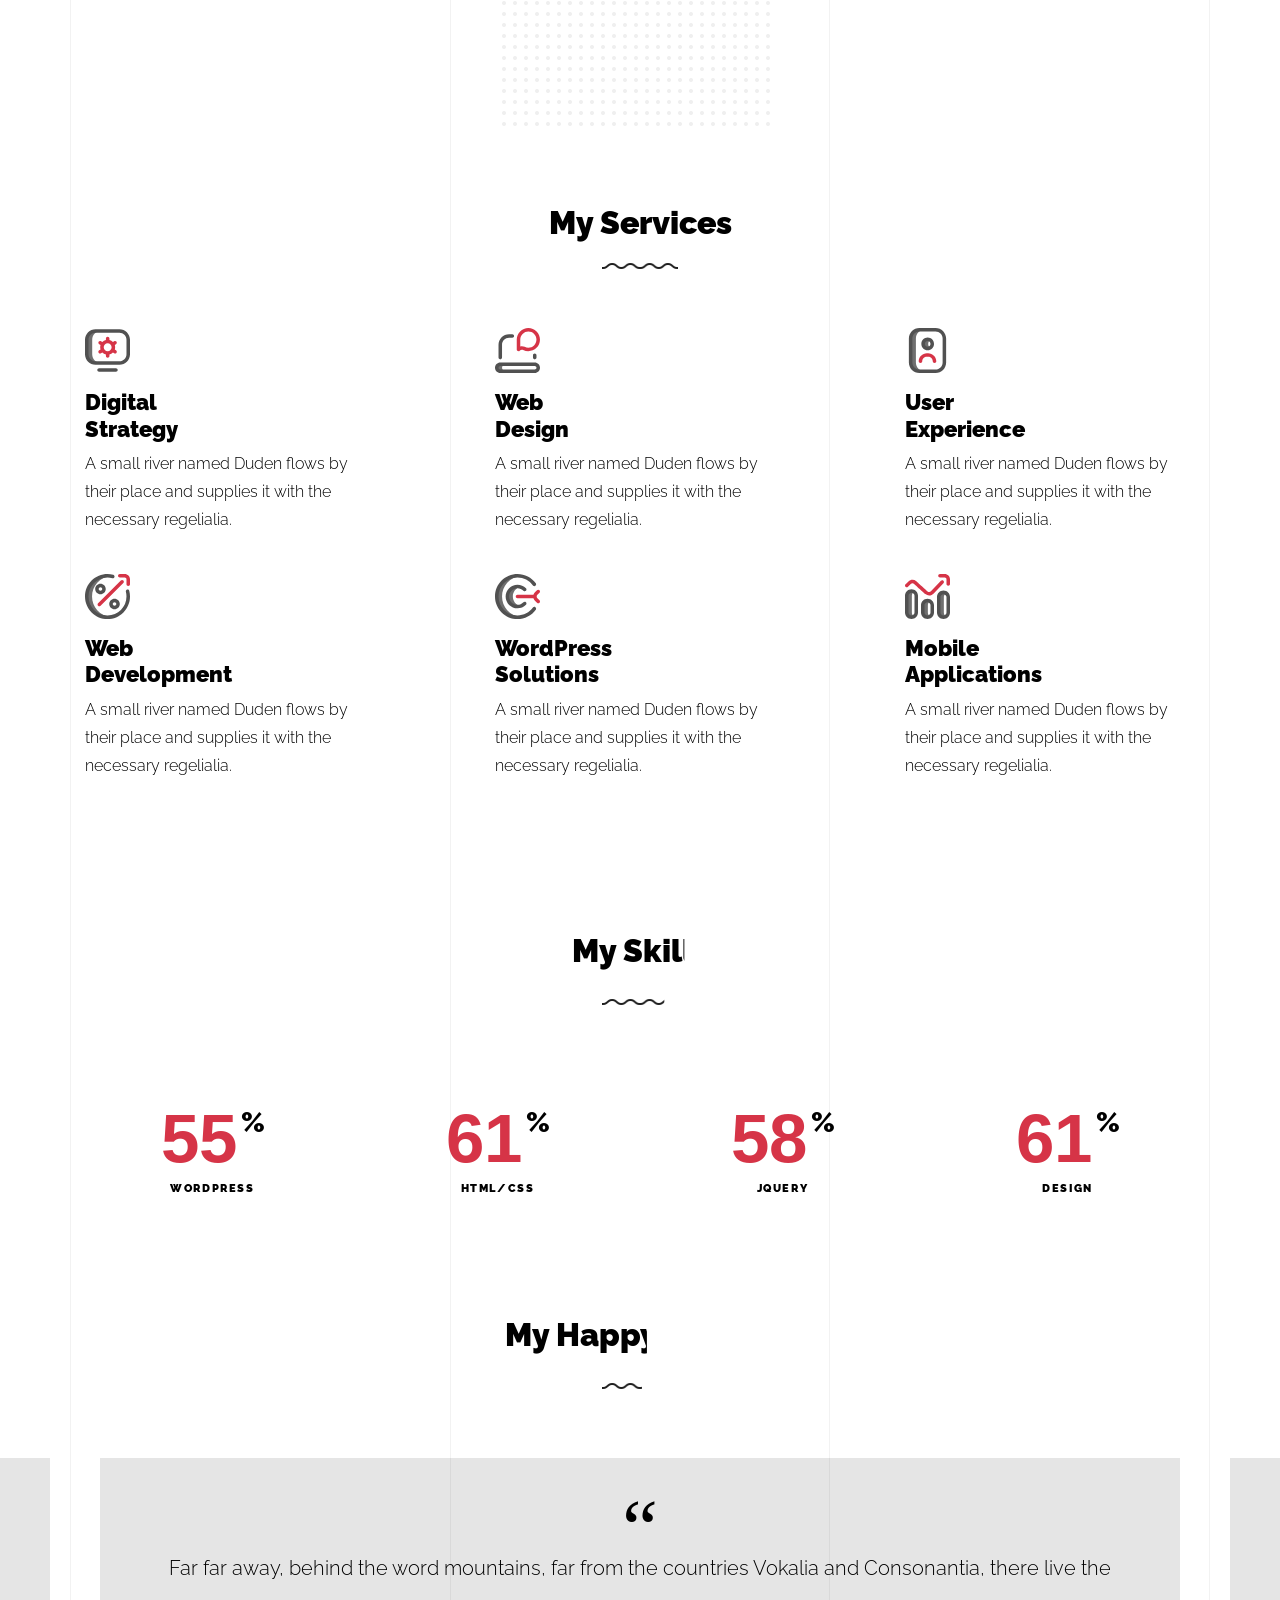
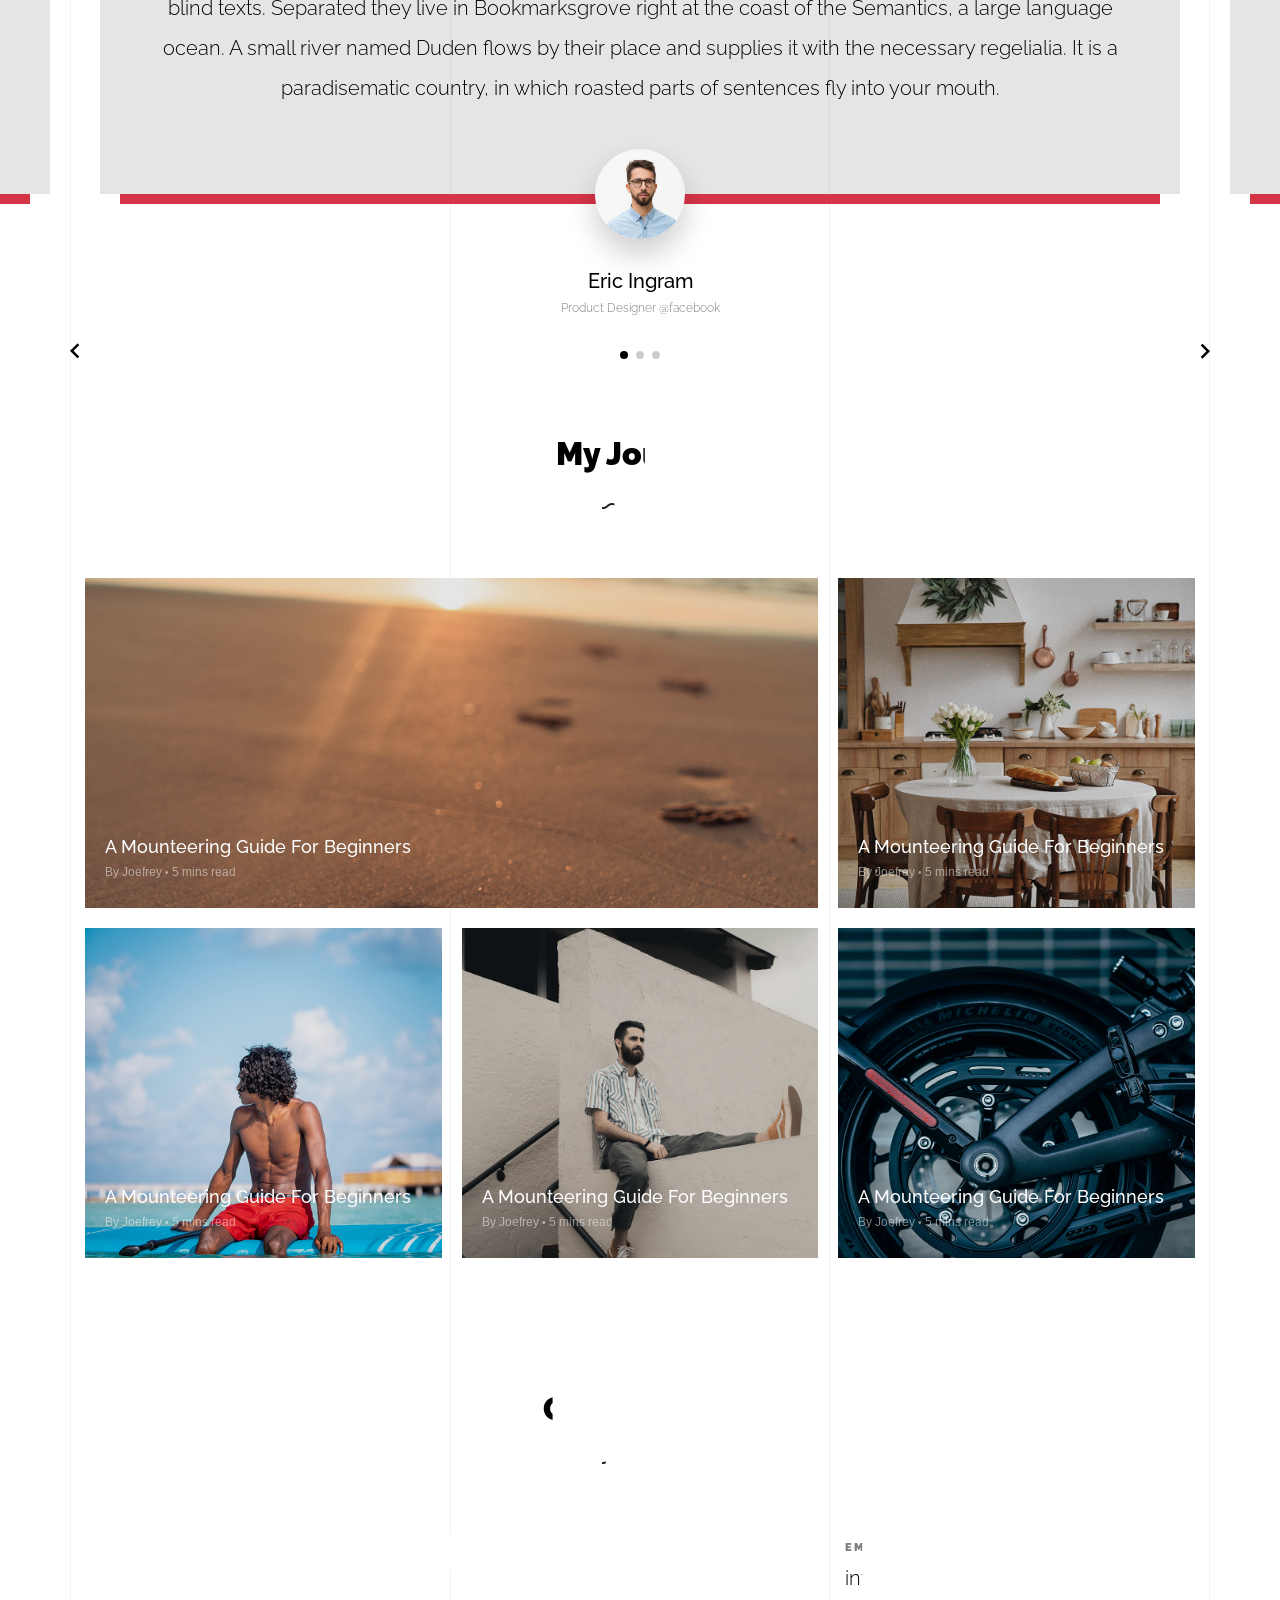
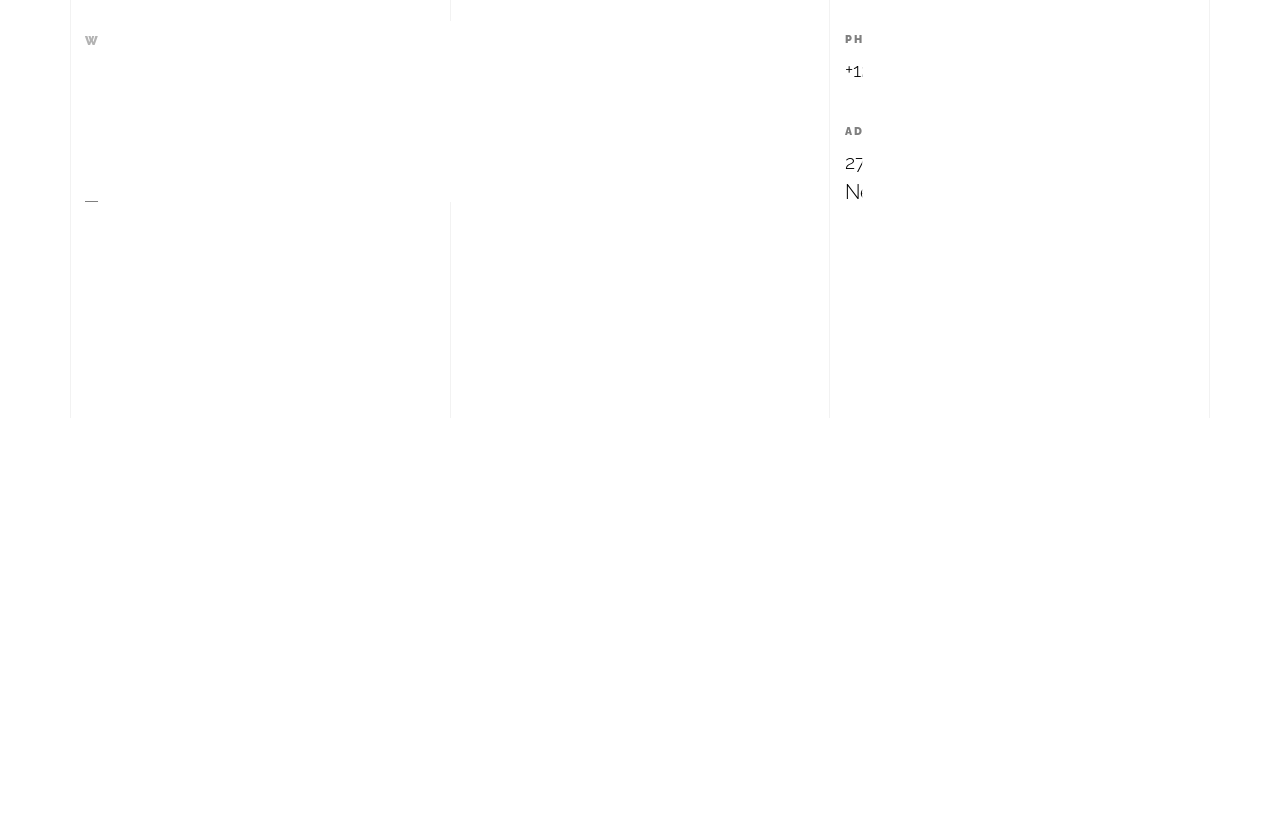
<file: light/index.html>
<!doctype html>
<html lang="en">
  <head>
    <title>Unfold &mdash; A onepage portfolio HTML template by Unslate.co</title>
    <meta charset="utf-8">
    <meta name="viewport" content="width=device-width, initial-scale=1, shrink-to-fit=no">
    
    <meta name="description" content="A onepage portfolio HTML template by Unslate.co">
    <meta name="keywords" content="html, css, javascript, jquery">
    <meta name="author" content="Unslate.co">

    <link rel="stylesheet" href="css/vendor/icomoon/style.css">
    <link rel="stylesheet" href="css/vendor/owl.carousel.min.css">
    <link rel="stylesheet" href="css/vendor/aos.css">
    <link rel="stylesheet" href="css/vendor/animate.min.css">
    <link rel="stylesheet" href="css/vendor/bootstrap.min.css">
    <link rel="stylesheet" href="css/vendor/jquery.fancybox.min.css">
    

    <!-- Theme Style -->
    <link rel="stylesheet" href="css/style.css">

  </head>
  <body data-spy="scroll" data-target=".site-nav-target" data-offset="200">

    <nav class="unslate_co--site-mobile-menu">
      <div class="close-wrap d-flex">
        <a href="#" class="d-flex ml-auto js-menu-toggle">
          <span class="close-label">Close</span>
          <div class="close-times">
            <span class="bar1"></span>
            <span class="bar2"></span>
          </div>
        </a>
      </div>
      <div class="site-mobile-inner"></div>
    </nav>


    <div class="unslate_co--site-wrap">

      <div class="unslate_co--site-inner">

        <div class="lines-wrap">
          <div class="lines-inner">
            <div class="lines"></div>
          </div>
        </div>
        <!-- END lines -->
      
      <nav class="unslate_co--site-nav site-nav-target">

        <div class="container">
        
          <div class="row align-items-center justify-content-between text-left">
            <div class="col-md-5 text-right">
              <ul class="site-nav-ul js-clone-nav text-left d-none d-lg-inline-block">
                <li class="has-children">
                  <a href="#home-section" class="nav-link">Home</a>
                  <ul class="dropdown">
                    <li>
                      <a href="index.html">Hero Image BG</a>
                    </li>
                    <li>
                      <a href="index-video.html">Video BG</a>
                    </li>
                    <li>
                      <a href="index-hero-slider.html">Hero Slider</a>
                    </li>
                    <li>
                      <a href="index-sidebar-menu.html">Sidebar Menu</a>
                    </li>
                    <li>
                      <a href="index-right-menu.html">Right Menu</a>
                    </li>
                  </ul>
                </li>
                <li><a href="#portfolio-section" class="nav-link">Portfolio</a></li>
                <li><a href="#about-section" class="nav-link">About</a></li>
                <li><a href="#services-section" class="nav-link">Services</a></li>
              </ul>
            </div>
            <div class="site-logo pos-absolute">
              <a href="index.html" class="unslate_co--site-logo">Unfold<span>.</span></a>
            </div>
            <div class="col-md-5 text-right text-lg-left">
              <ul class="site-nav-ul js-clone-nav text-left d-none d-lg-inline-block">
                <li><a href="#skills-section" class="nav-link">Skills</a></li>
                <li><a href="#testimonial-section" class="nav-link">Testimonial</a></li>
                <li><a href="#journal-section" class="nav-link">Journal</a></li>
                <li><a href="#contact-section" class="nav-link">Contact</a></li>
              </ul>

              <ul class="site-nav-ul-none-onepage text-right d-inline-block d-lg-none">
                <li><a href="#" class="js-menu-toggle">Menu</a></li>
              </ul>

            </div>
          </div>
        </div>

      </nav>
      <!-- END nav -->

      <div class="cover-v1 jarallax overlay" style="background-image: url('images/cover_bg_1.jpg');" id="home-section">
        <div class="container">
          <div class="row align-items-center">
              
            <div class="col-md-7 mx-auto text-center">
              <h1 class="heading gsap-reveal-hero text-white">Unfold</h1>
              <h2 class="subheading gsap-reveal-hero text-white">I’m Eric Woodman A Product Designer Based In San Francisco</h2>
            </div>

          </div>
        </div>


        <!-- dov -->
        <a href="#portfolio-section" class="mouse-wrap smoothscroll">
          <span class="mouse">
            <span class="scroll"></span>
          </span>
          <span class="mouse-label">Scroll</span>
        </a>

      </div>
      <!-- END .cover-v1 -->



      <div class="unslate_co--section" id="portfolio-section">
        <div class="container">
          
          
          <div class="relative"><div class="loader-portfolio-wrap"><div class="loader-portfolio dark"></div></div> </div>
          <div id="portfolio-single-holder"></div>

          <div class="portfolio-wrapper">

            <div class="d-flex align-items-center mb-4 gsap-reveal gsap-reveal-filter">
              <h2 class="mr-auto heading-h2">Portfolio</h2>
              
              <a href="#" class="text-black js-filter d-inline-block d-lg-none">Filter</a>
              
              <div class="filter-wrap">
                <div class="filter ml-auto" id="filters">
                  <a href="#" class="active" data-filter="*">All</a>
                  <a href="#" data-filter=".web">Web</a>
                  <a href="#" data-filter=".branding">Branding</a>
                  <a href="#" data-filter=".illustration">Illustration</a>
                  <a href="#" data-filter=".packaging">Packaging</a>
                </div>
              </div>

            </div>


            
            <div id="posts" class="row gutter-isotope-item">
              <div class="item web branding col-sm-6 col-md-6 col-lg-4 isotope-mb-2">
                <a href="portfolio-single-1.html" class="portfolio-item ajax-load-page isotope-item gsap-reveal-img" data-id="1">
                    <div class="overlay">
                      <span class="wrap-icon icon-link2"></span>
                      <div class="portfolio-item-content">
                        <h3>Shoe Rebranding</h3>
                        <p>web, branding</p>
                      </div>
                    </div>
                    <img src="images/work_1_md.jpg" class="lazyload  img-fluid" alt="Images" />
                  </a>
              </div>
              <div class="item branding packaging illustration col-sm-6 col-md-6 col-lg-4 isotope-mb-2 ">
                <a href="portfolio-single-3.html" class="portfolio-item ajax-load-page item-portrait isotope-item gsap-reveal-img" data-id="3">
                    <div class="overlay">
                      <span class="wrap-icon icon-link2"></span>
                      <div class="portfolio-item-content">
                        <h3>Reworking</h3>
                        <p>branding, packaging, illustration</p>
                      </div>
                    </div>
                    <img src="images/work_2_md.jpg" class="lazyload  img-fluid" alt="Images" />
                  </a>
              </div>

              <div class="item branding packaging col-sm-6 col-md-6 col-lg-4 isotope-mb-2">
                <a href="portfolio-single-4.html" class="portfolio-item isotope-item ajax-load-page gsap-reveal-img" data-id="4">
                    <div class="overlay">
                      <span class="wrap-icon icon-link2"></span>
                      <div class="portfolio-item-content">
                        <h3>Modern Building</h3>
                        <p>branding, packaging</p>
                      </div>
                    </div>
                    <img src="images/work_3_md.jpg" class="lazyload  img-fluid" alt="Images" />
                  </a>
              </div>

              <div class="item web packaging col-sm-6 col-md-6 col-lg-4 isotope-mb-2">

                <a href="images/work_4_full.jpg" class="portfolio-item isotope-item gsap-reveal-img" data-fancybox="gallery" data-caption="Watch">
                    <div class="overlay">
                      <span class="wrap-icon icon-photo2"></span>
                      <div class="portfolio-item-content">
                        <h3>Watch</h3>
                        <p>web, packaging</p>
                      </div>
                    </div>
                    <img src="images/work_4_full.jpg" class="lazyload  img-fluid" alt="Images" />
                  </a>

              </div>

              <div class="item illustration packaging col-sm-6 col-md-6 col-lg-4 isotope-mb-2">
                <a href="images/work_5_md.jpg" class="portfolio-item isotope-item gsap-reveal-img" data-fancybox="gallery" data-caption="Shoe Rebranding">
                    <div class="overlay">
                      <span class="wrap-icon icon-photo2"></span>
                      <div class="portfolio-item-content">
                        <h3>Shoe Rebranding</h3>
                        <p>illustration, packaging</p>
                      </div>
                    </div>
                    <img src="images/work_5_md.jpg" class="lazyload  img-fluid" alt="Images" />
                  </a>
              </div>

              <div class="item web branding col-sm-6 col-md-6 col-lg-4 isotope-mb-2">
                <a href="portfolio-single-2.html" class="portfolio-item ajax-load-page item-portrait isotope-item gsap-reveal-img" data-id="2">
                    <div class="overlay">
                      <span class="wrap-icon icon-link2"></span>
                      <div class="portfolio-item-content">
                        <h3>Reshape</h3>
                        <p>web, branding</p>
                      </div>
                    </div>
                    <img src="images/work_6_md.jpg" class="lazyload  img-fluid" alt="Images" />
                  </a>
              </div>

              <div class="item branding packaging col-sm-6 col-md-6 col-lg-4 isotope-mb-2">
                <a href="images/work_7_a_md.jpg" class="portfolio-item item-portrait isotope-item gsap-reveal-img" data-fancybox="gallery" data-caption="Modern Building">
                    <div class="overlay">
                      <span class="wrap-icon icon-photo2"></span>
                      <div class="portfolio-item-content">
                        <h3>Modern Building</h3>
                        <p>branding, packaging</p>
                      </div>
                    </div>
                    <img src="images/work_7_a_md.jpg" class="lazyload  img-fluid" alt="Images" />
                  </a>
              </div>

              <div class="item web branding col-sm-6 col-md-6 col-lg-4 isotope-mb-2">
                <a href="https://www.youtube.com/watch?v=mwtbEGNABWU" class="portfolio-item isotope-item gsap-reveal-img" data-fancybox="gallery" data-caption="Showreel 2019">
                    <div class="overlay">
                      <span class="wrap-icon icon-play_circle_filled"></span>
                      <div class="portfolio-item-content">
                        <h3>Showreel 2019</h3>
                        <p>web, branding</p>
                      </div>
                    </div>
                    <img src="images/work_8_md.jpg" class="lazyload  img-fluid" alt="Images" />
                  </a>
              </div>

              <div class="item web illustration col-sm-6 col-md-6 col-lg-4 isotope-mb-2">
                <a href="images/work_9_a_md.jpg" class="portfolio-item isotope-item gsap-reveal-img" data-fancybox="gallery" data-caption="Render Packaging">
                    <div class="overlay">
                      <span class="wrap-icon icon-photo2"></span>
                      <div class="portfolio-item-content">
                        <h3>Render Packaging</h3>
                        <p>web, illustration</p>
                      </div>
                    </div>
                    <img src="images/work_9_a_md.jpg" class="lazyload  img-fluid" alt="Images" />
                  </a>
              </div>

            </div>
            
          </div>


        </div>
      </div>



      <div class="unslate_co--section">
        <div class="container">
          <div class="owl-carousel logo-slider">
            <div class="logo-v1 gsap-reveal">
              <img src="images/logo-google.png" alt="Image" class="img-fluid">
            </div>
            <div class="logo-v1 gsap-reveal">
              <img src="images/logo-puma.png" alt="Image" class="img-fluid">
            </div>
            <div class="logo-v1 gsap-reveal">
              <img src="images/logo-paypal.png" alt="Image" class="img-fluid">
            </div>
            <div class="logo-v1 gsap-reveal">
              <img src="images/logo-adobe.png" alt="Image" class="img-fluid">
            </div>
          </div>
        </div>
      </div>


      <div class="unslate_co--section" id="about-section">
        <div class="container">
          
          <div class="section-heading-wrap text-center mb-5">
            <h2 class="heading-h2 text-center divider"><span class="gsap-reveal">About Me</span></h2>
            <span class="gsap-reveal"><img src="images/divider.png" alt="divider" width="76"></span>
          </div>
          

          <div class="row mt-5 justify-content-between">
            <div class="col-lg-7 mb-5 mb-lg-0" data-aos="fade-up">
              <figure class="dotted-bg gsap-reveal-img">
                <img src="images/about_me_pic.jpg" alt="Image" class="img-fluid">
              </figure>
            </div>
            <div class="col-lg-4 pr-lg-5">
              <h3 class="mb-4 heading-h3"><span class="gsap-reveal">We can make it together</span></h3>
              <p class="lead gsap-reveal">Far far away, behind the word mountains, far from the countries Vokalia and Consonantia, there <a href="#">live the blind</a> texts. </p>
              <p class="mb-4 gsap-reveal">A small river named Duden flows by their place and supplies it with the necessary regelialia. It is a paradisematic country, in which roasted parts of sentences fly into your mouth.</p>
              <p class="gsap-reveal"><a href="#" class="btn btn-outline-pill btn-custom-light">Download my CV</a></p>
            </div>
          </div>
        </div>
      </div>

      <div class="unslate_co--section" id="services-section">
        <div class="container">

          <div class="section-heading-wrap text-center mb-5">
            <h2 class="heading-h2 text-center divider">My Services</h2>
            <img src="images/divider.png" alt="divider" width="76">
          </div>

          <div class="row gutter-v3">
            <div class="col-md-6 col-lg-4 mb-4">
              <div class="feature-v1" data-aos="fade-up" data-aos-delay="0">
                <div class="wrap-icon mb-3">
                  <img src="images/svg/001-options.svg" alt="Image" width="45">
                </div>
                <h3>Digital <br> Strategy</h3>
                <p>A small river named Duden flows by their place and supplies it with the necessary regelialia. </p>
              </div> 
            </div>
            <div class="col-md-6 col-lg-4 mb-4">
              <div class="feature-v1" data-aos="fade-up" data-aos-delay="100">
                <div class="wrap-icon mb-3">
                  <img src="images/svg/002-chat.svg" alt="Icon" width="45">
                </div>
                <h3>Web <br> Design</h3>
                <p>A small river named Duden flows by their place and supplies it with the necessary regelialia. </p>
              </div> 
            </div>
            <div class="col-md-6 col-lg-4 mb-4">
              <div class="feature-v1" data-aos="fade-up" data-aos-delay="200">
                <div class="wrap-icon mb-3">
                  <img src="images/svg/003-contact-book.svg" alt="Image" class="img-fluid" width="45">
                </div>
                <h3>User <br> Experience</h3>
                <p>A small river named Duden flows by their place and supplies it with the necessary regelialia. </p>
              </div> 
            </div>

            <div class="col-md-6 col-lg-4 mb-4">
              <div class="feature-v1" data-aos="fade-up" data-aos-delay="0">
                <div class="wrap-icon mb-3">
                  <img src="images/svg/004-percentage.svg" alt="Image" width="45">
                </div>
                <h3>Web <br> Development</h3>
                <p>A small river named Duden flows by their place and supplies it with the necessary regelialia. </p>
              </div> 
            </div>
            <div class="col-md-6 col-lg-4 mb-4">
              <div class="feature-v1" data-aos="fade-up" data-aos-delay="100">
                <div class="wrap-icon mb-3">
                  <img src="images/svg/006-goal.svg" alt="Image" width="45">
                </div>
                <h3>WordPress <br> Solutions</h3>
                <p>A small river named Duden flows by their place and supplies it with the necessary regelialia. </p>
              </div> 
            </div>
            <div class="col-md-6 col-lg-4 mb-4">
              <div class="feature-v1" data-aos="fade-up" data-aos-delay="200">
                <div class="wrap-icon mb-3">
                  <img src="images/svg/005-line-chart.svg" alt="Image" width="45">
                </div>
                <h3>Mobile <br> Applications</h3>
                <p>A small river named Duden flows by their place and supplies it with the necessary regelialia. </p>
              </div> 
            </div>

          </div>

        </div>
      </div>

      <div class="unslate_co--section section-counter" id="skills-section">
        <div class="container">
          <div class="section-heading-wrap text-center mb-5">
            <h2 class="heading-h2 text-center divider"><span class="gsap-reveal">My Skills</span></h2>
            <span class="gsap-reveal"><img src="images/divider.png" alt="divider" width="76"></span>
          </div>


          <div class="row pt-5">
            <div class="col-6 col-sm-6 mb-5 mb-lg-0 col-md-6 col-lg-3" data-aos="fade-up" data-aos-delay="0">
              <div class="counter-v1 text-center">
                <span class="number-wrap">
                  <span class="number number-counter" data-number="90">0</span>
                  <span class="append-text">%</span>
                </span>
                <span class="counter-label">WordPress</span>
              </div>
            </div>
            <div class="col-6 col-sm-6 mb-5 mb-lg-0 col-md-6 col-lg-3" data-aos="fade-up" data-aos-delay="100">
              <div class="counter-v1 text-center">
                <span class="number-wrap">
                  <span class="number number-counter" data-number="99">0</span>
                  <span class="append-text">%</span>
                </span>
                <span class="counter-label">HTML/CSS</span>
              </div>
            </div>
            <div class="col-6 col-sm-6 mb-5 mb-lg-0 col-md-6 col-lg-3" data-aos="fade-up" data-aos-delay="200">
              <div class="counter-v1 text-center">
                <span class="number-wrap">
                  <span class="number number-counter" data-number="95">0</span>
                  <span class="append-text">%</span>
                </span>
                <span class="counter-label">jQuery</span>
              </div>
            </div>
            <div class="col-6 col-sm-6 mb-5 mb-lg-0 col-md-6 col-lg-3" data-aos="fade-up" data-aos-delay="300">
              <div class="counter-v1 text-center">
                <span class="number-wrap">
                  <span class="number number-counter" data-number="100">0</span>
                  <span class="append-text">%</span>
                </span>
                <span class="counter-label">Design</span>
              </div>
            </div>
          </div>
        </div>
      </div>
      <!-- END .counter -->

      <div class="unslate_co--section" id="testimonial-section">
        <div class="container">
          <div class="section-heading-wrap text-center mb-5">
            <h2 class="heading-h2 text-center divider"><span class="gsap-reveal">My Happy Clients</span></h2>
            <span class="gsap-reveal"><img src="images/divider.png" alt="divider" width="76"></span>
          </div>
        </div>

        <div class="owl-carousel testimonial-slider">
          <div>
            <div class="testimonial-v1">
              <div class="testimonial-inner-bg">
                <span class="quote">&ldquo;</span>
                <blockquote>
                  Far far away, behind the word mountains, far from the countries Vokalia and Consonantia, there live the blind texts. Separated they live in Bookmarksgrove right at the coast of the Semantics, a large language ocean. A small river named Duden flows by their place and supplies it with the necessary regelialia. It is a paradisematic country, in which roasted parts of sentences fly into your mouth.
                </blockquote>
              </div>
              
              <div class="testimonial-author-info">
                <img src="images/person_man_1.jpg" alt="Image">
                <h3>Eric Ingram</h3>
                <span class="d-block position">Product Designer @facebook</span>
              </div>

            </div>
          </div>
          <div>
            <div class="testimonial-v1">
              <div class="testimonial-inner-bg">
                <span class="quote">&ldquo;</span>
                <blockquote>
                  Far far away, behind the word mountains, far from the countries Vokalia and Consonantia, there live the blind texts. Separated they live in Bookmarksgrove right at the coast of the Semantics, a large language ocean. A small river named Duden flows by their place and supplies it with the necessary regelialia. It is a paradisematic country, in which roasted parts of sentences fly into your mouth.
                </blockquote>
              </div>
              
              <div class="testimonial-author-info">
                <img src="images/person_man_2.jpg" alt="Image">
                <h3>Ryan Mullins</h3>
                <span class="d-block position">Product Designer @Shopify</span>
              </div>

            </div>
          </div>
          <div>
            <div class="testimonial-v1">
              <div class="testimonial-inner-bg">
                <span class="quote">&ldquo;</span>
                <blockquote>
                  Far far away, behind the word mountains, far from the countries Vokalia and Consonantia, there live the blind texts. Separated they live in Bookmarksgrove right at the coast of the Semantics, a large language ocean. A small river named Duden flows by their place and supplies it with the necessary regelialia. It is a paradisematic country, in which roasted parts of sentences fly into your mouth.
                </blockquote>
              </div>
              
              <div class="testimonial-author-info">
                <img src="images/person_woman_1.jpg" alt="Image">
                <h3>Erica Miller</h3>
                <span class="d-block position">Product Designer @Twitter</span>
              </div>

            </div>
          </div>
        </div>

      </div>
      <!-- END testimonial -->

      <div class="unslate_co--section" id="journal-section">
        <div class="container">
          <div class="section-heading-wrap text-center mb-5">
            <h2 class="heading-h2 text-center divider"><span class="gsap-reveal">My Journal</span></h2>
            <span class="gsap-reveal"><img src="images/divider.png" alt="divider" width="76"></span>
          </div>

          
          <div class="row gutter-v4 align-items-stretch">
            <div class="col-sm-6 col-md-6 col-lg-8 blog-post-entry" data-aos="fade-up" data-aos-delay="0">

              <a href="blog-single.html" class="grid-item blog-item w-100 h-100">
                <div class="overlay">
                  <div class="portfolio-item-content">
                    <h3>A Mounteering Guide For Beginners</h3>
                    <p class="post-meta">By Joefrey <span class="small">&bullet;</span> 5 mins read</p>
                  </div>
                </div>
                <img src="images/post_1.jpg" class="lazyload" alt="Image" />
              </a>


            </div>
            <div class="col-sm-6 col-md-6 col-lg-4 blog-post-entry" data-aos="fade-up" data-aos-delay="100">
              <a href="blog-single.html" class="grid-item blog-item w-100 h-100">
                <div class="overlay">
                  <div class="portfolio-item-content">
                    <h3>A Mounteering Guide For Beginners</h3>
                    <p class="post-meta">By Joefrey <span class="small">&bullet;</span> 5 mins read</p>
                  </div>
                </div>
                <img src="images/post_2.jpg" class="lazyload" alt="Image" />
              </a>
            </div>


            <div class="col-sm-6 col-md-6 col-lg-4 blog-post-entry" data-aos="fade-up" data-aos-delay="0">

              <a href="blog-single.html" class="grid-item blog-item w-100 h-100">
                <div class="overlay">
                  <div class="portfolio-item-content">
                    <h3>A Mounteering Guide For Beginners</h3>
                    <p class="post-meta">By Joefrey <span class="small">&bullet;</span> 5 mins read</p>
                  </div>
                </div>
                <img src="images/post_3.jpg" class="lazyload" alt="Image" />
              </a>


            </div>
            <div class="col-sm-6 col-md-6 col-lg-4 blog-post-entry" data-aos="fade-up" data-aos-delay="100">
              <a href="blog-single.html" class="grid-item blog-item w-100 h-100">
                <div class="overlay">
                  <div class="portfolio-item-content">
                    <h3>A Mounteering Guide For Beginners</h3>
                    <p class="post-meta">By Joefrey <span class="small">&bullet;</span> 5 mins read</p>
                  </div>
                </div>
                <img src="images/post_4.jpg" class="lazyload" alt="Image" />
              </a>
            </div>

            <div class="col-sm-6 col-md-6 col-lg-4 blog-post-entry" data-aos="fade-up" data-aos-delay="200">
              <a href="blog-single.html" class="grid-item blog-item w-100 h-100">
                <div class="overlay">
                  <div class="portfolio-item-content">
                    <h3>A Mounteering Guide For Beginners</h3>
                    <p class="post-meta">By Joefrey <span class="small">&bullet;</span> 5 mins read</p>
                  </div>
                </div>
                <img src="images/post_5.jpg" class="lazyload" alt="Image" />
              </a>
            </div>


          </div>

        </div>
      </div>
      <!-- END blog posts -->


      <div class="unslate_co--section" id="contact-section">
        <div class="container">
          <div class="section-heading-wrap text-center mb-5">
            <h2 class="heading-h2 text-center divider"><span class="gsap-reveal">Get In Touch</span></h2>
            <span class="gsap-reveal"><img src="images/divider.png" alt="divider" width="76"></span>
          </div>


          <div class="row justify-content-between">
            
            <div class="col-md-6">
              <form method="post" class="form-outline-style-v1" id="contactForm">
                <div class="form-group row mb-0">

                  <div class="col-lg-6 form-group gsap-reveal">
                    <label for="name">Name</label>
                    <input name="name" type="text" class="form-control" id="name">
                  </div>
                  <div class="col-lg-6 form-group gsap-reveal">
                    <label for="email">Email</label>
                    <input name="email" type="email" class="form-control" id="email">
                  </div>
                  <div class="col-lg-12 form-group gsap-reveal">
                    <label for="message">Write your message...</label>
                    <textarea name="message" id="message" cols="30" rows="7" class="form-control"></textarea>
                  </div>
                </div>
                <div class="form-group row gsap-reveal">
                    <div class="col-md-12 d-flex align-items-center">
                      <input type="submit" class="btn btn-outline-pill btn-custom-light mr-3" value="Send Message">
                      <span class="submitting"></span>
                    </div>
                  </div>
              </form>
              <div id="form-message-warning" class="mt-4"></div> 
              <div id="form-message-success">
                Your message was sent, thank you!
              </div>

            </div>

            <div class="col-md-4">
              <div class="contact-info-v1">
                <div class="gsap-reveal d-block">
                  <span class="d-block contact-info-label">Email</span>
                  <a href="#" class="contact-info-val">info@unslate.co</a>
                </div>
                <div class="gsap-reveal d-block">
                  <span class="d-block contact-info-label">Phone</span>
                  <a href="#" class="contact-info-val">+12 345 6789 012</a>
                </div>
                <div class="gsap-reveal d-block">
                  <span class="d-block contact-info-label">Address</span>
                  <address class="contact-info-val">273 South Riverview Rd. <br> New York, NY 10011</address>
                </div>
              </div>
            </div>

          </div>
        </div>
      </div>
      </div> 

      <footer class="unslate_co--footer unslate_co--section">
        <div class="container">
          <div class="row justify-content-center">
            <div class="col-md-7">
              
              <div class="footer-site-logo"><a href="#">Unfold<span>.</span></a></div>

              <ul class="footer-site-social">
                <li><a href="#">Facebook</a></li>
                <li><a href="#">Twitter</a></li>
                <li><a href="#">Instagram</a></li>
                <li><a href="#">Dribbble</a></li>
                <li><a href="#">Behance</a></li>
              </ul>

              <p class="site-copyright">
                <small>&copy; 2020 <a href="#">Unfold  </a>. All Rights Reserved. Design with <span class="icon-heart text-danger"></span> by <a href="#">Unslate.co</a>.</small>
              </p>

            </div>
          </div>
        </div>
      </footer>

      
    </div>

    <!-- Loader -->
    <div id="unslate_co--overlayer"></div>
    <div class="site-loader-wrap">
      <div class="site-loader dark"></div>
    </div>

    <script src="js/scripts-dist.js"></script>
    <script src="js/main.js"></script>

    <!-- Global site tag (gtag.js) - Google Analytics -->
<script async src="https://www.googletagmanager.com/gtag/js?id=UA-157808202-1"></script>
<script>
  window.dataLayer = window.dataLayer || [];
  function gtag(){dataLayer.push(arguments);}
  gtag('js', new Date());

  gtag('config', 'UA-157808202-1');
</script>

  </body>
</html>
</file>
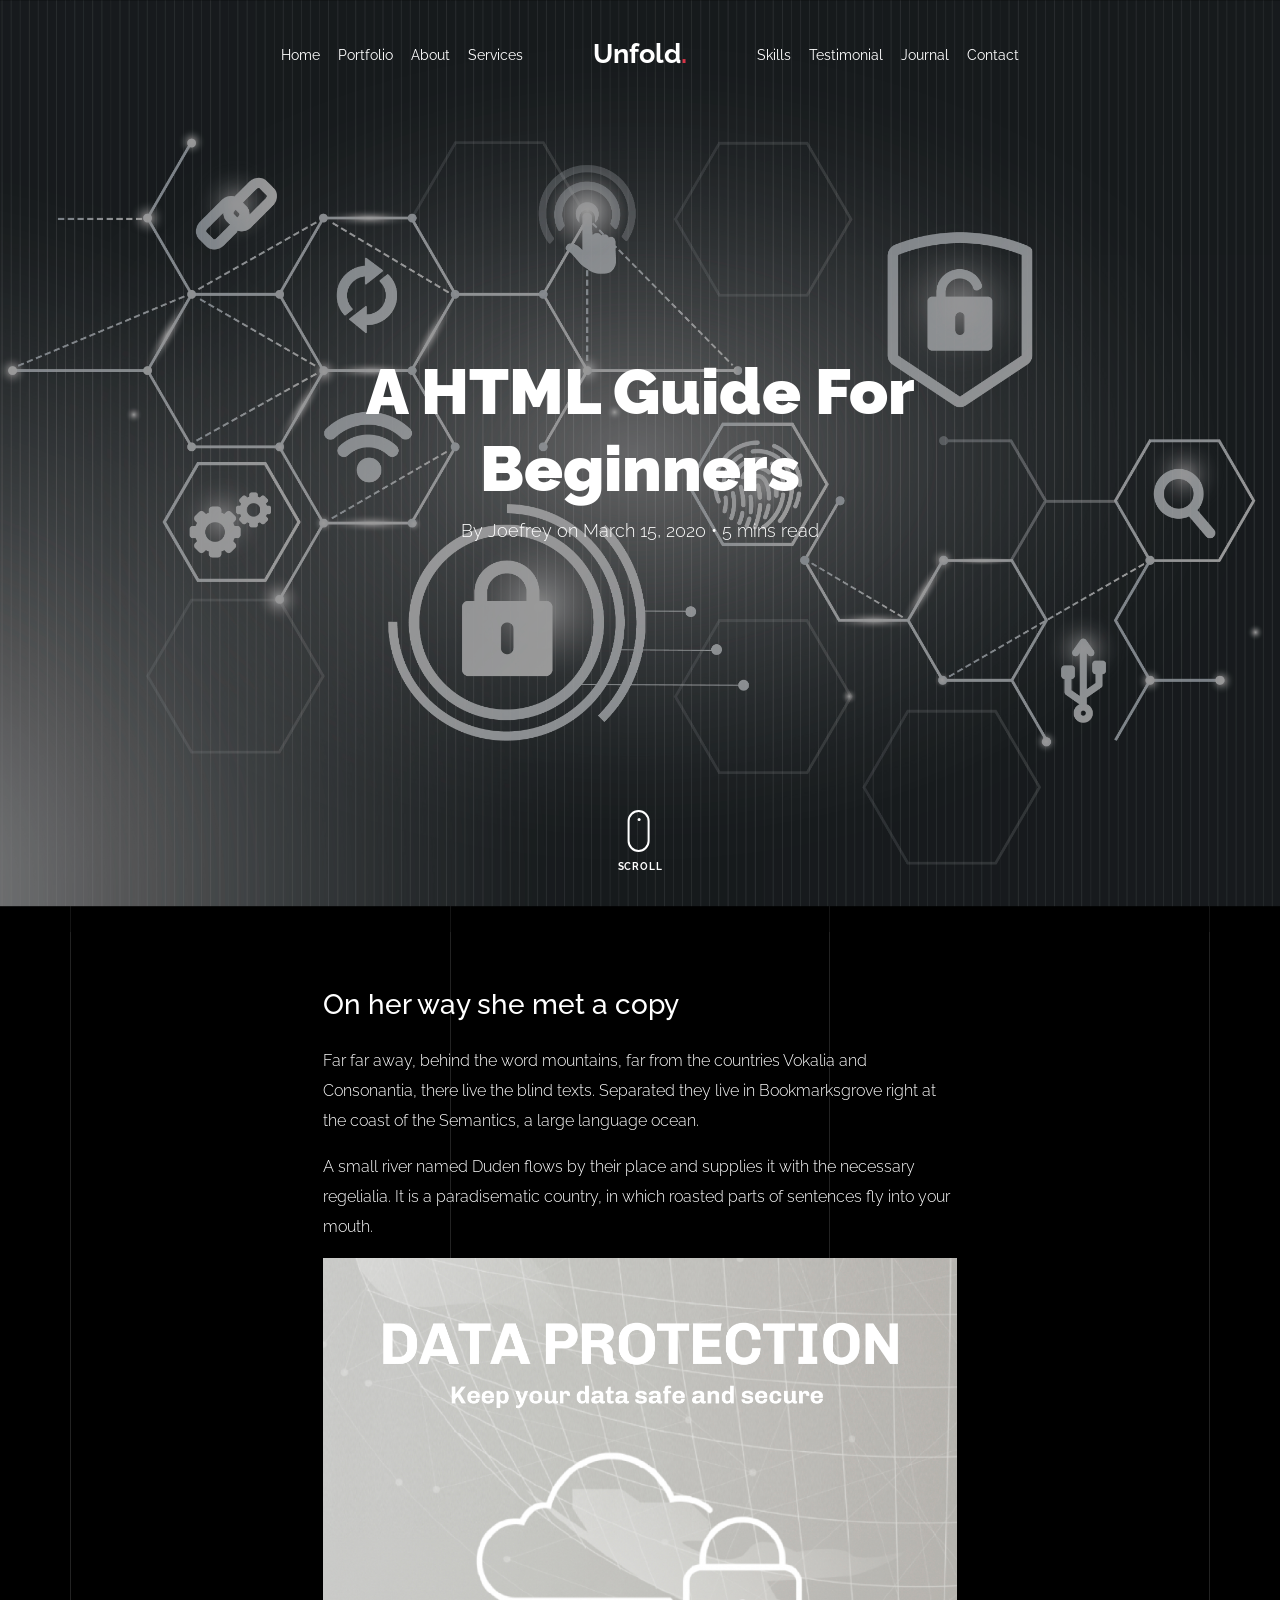
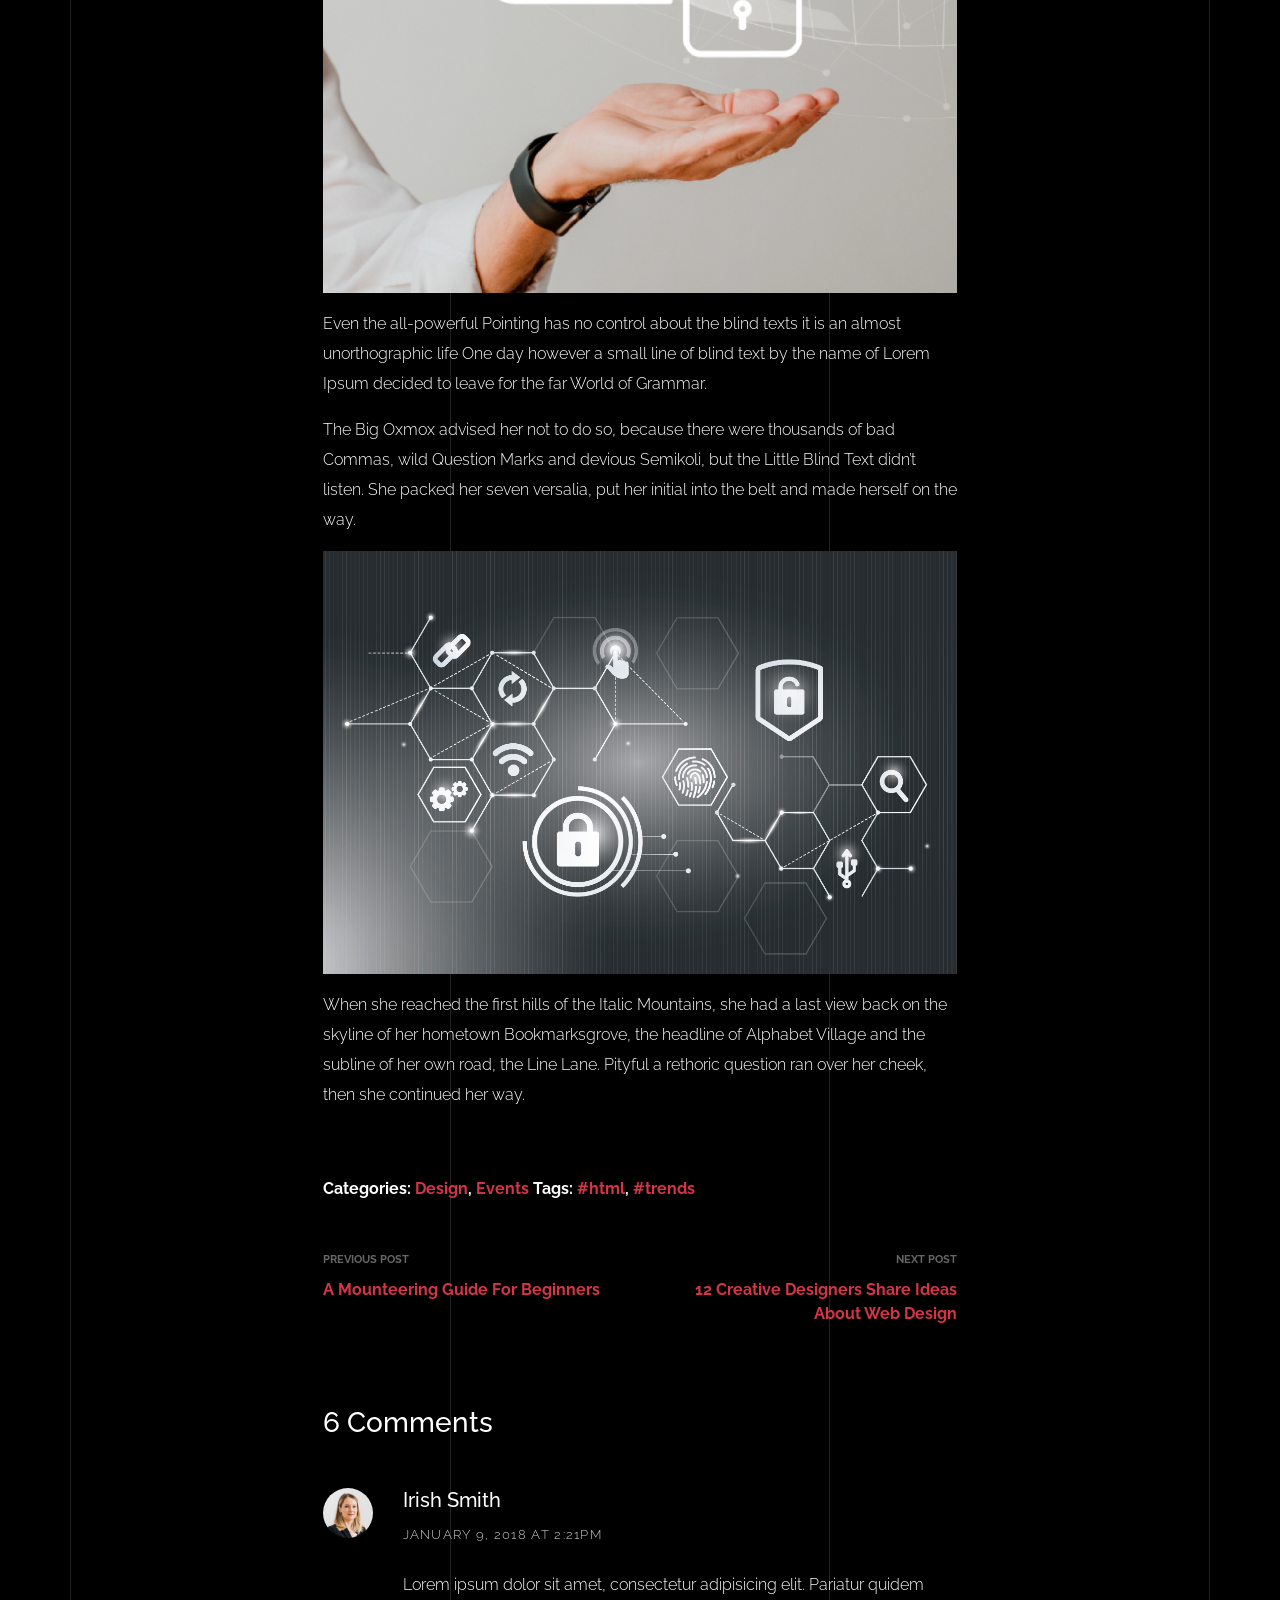
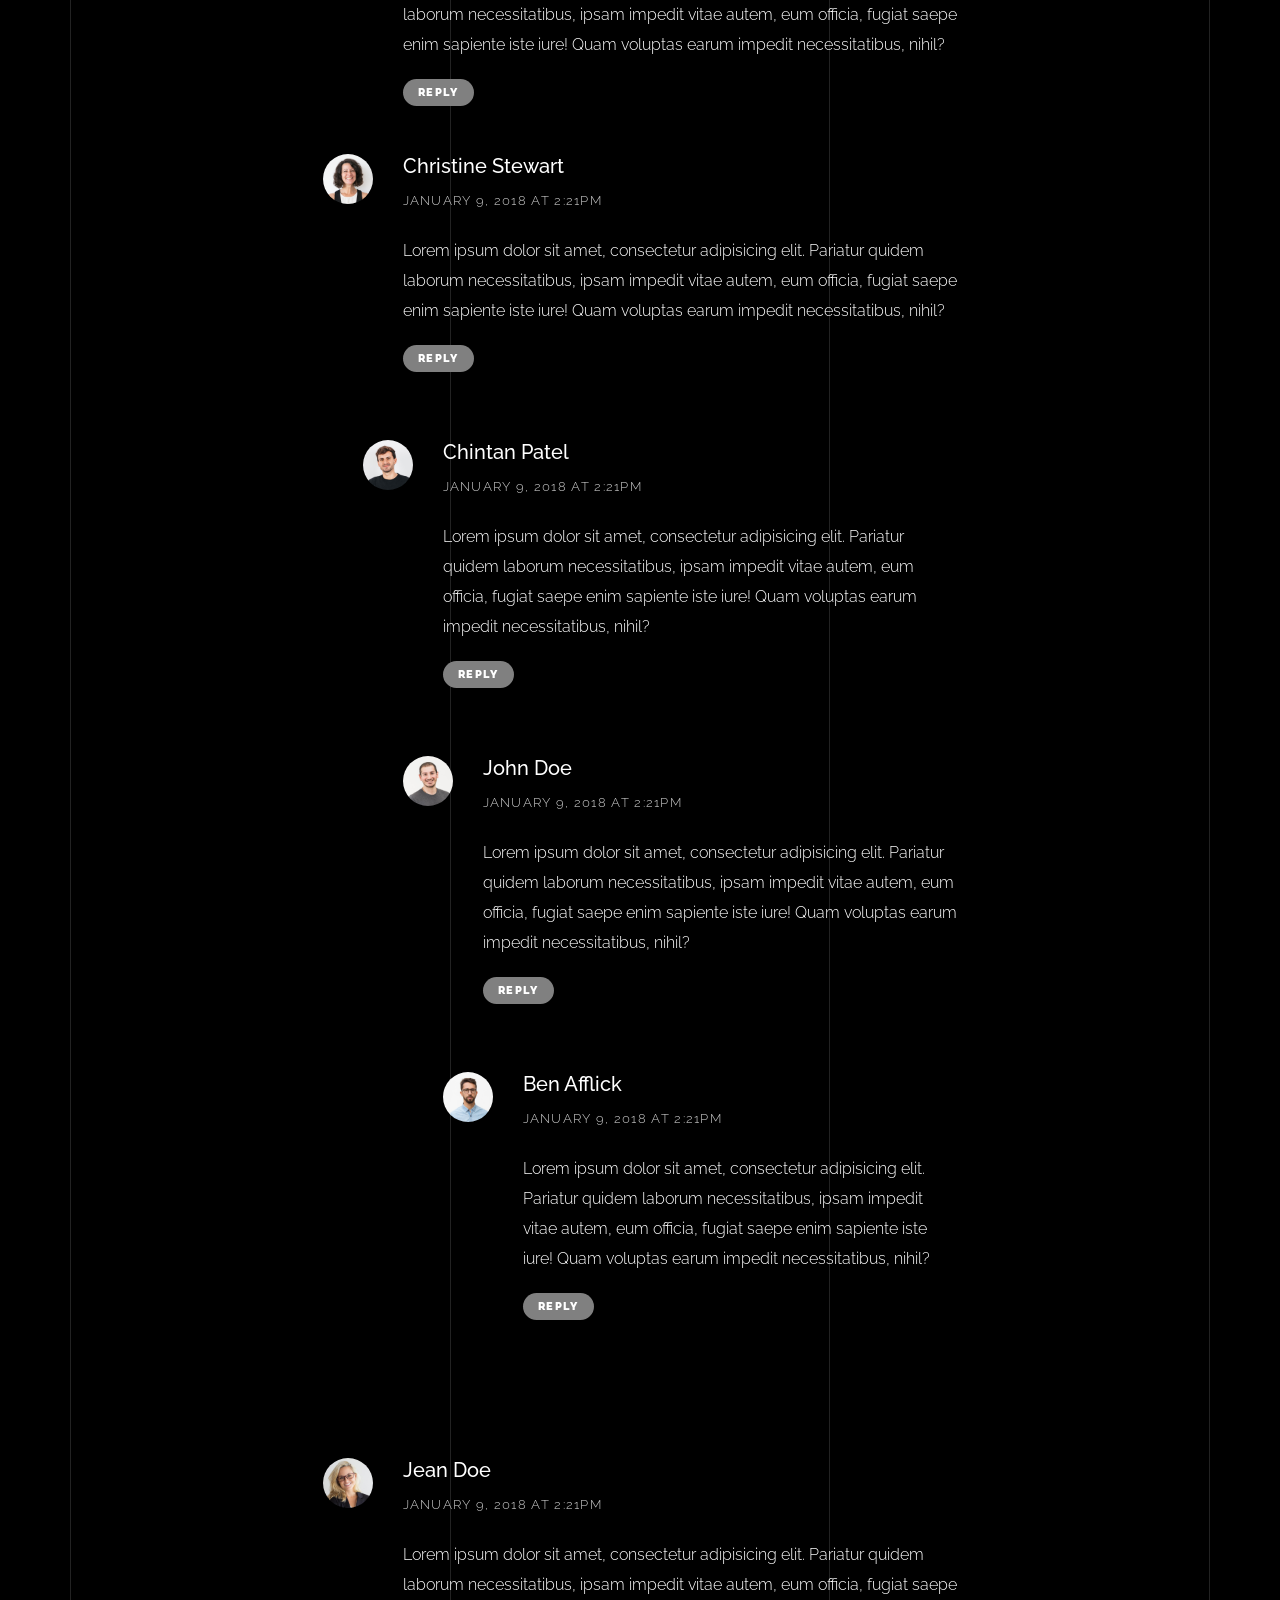
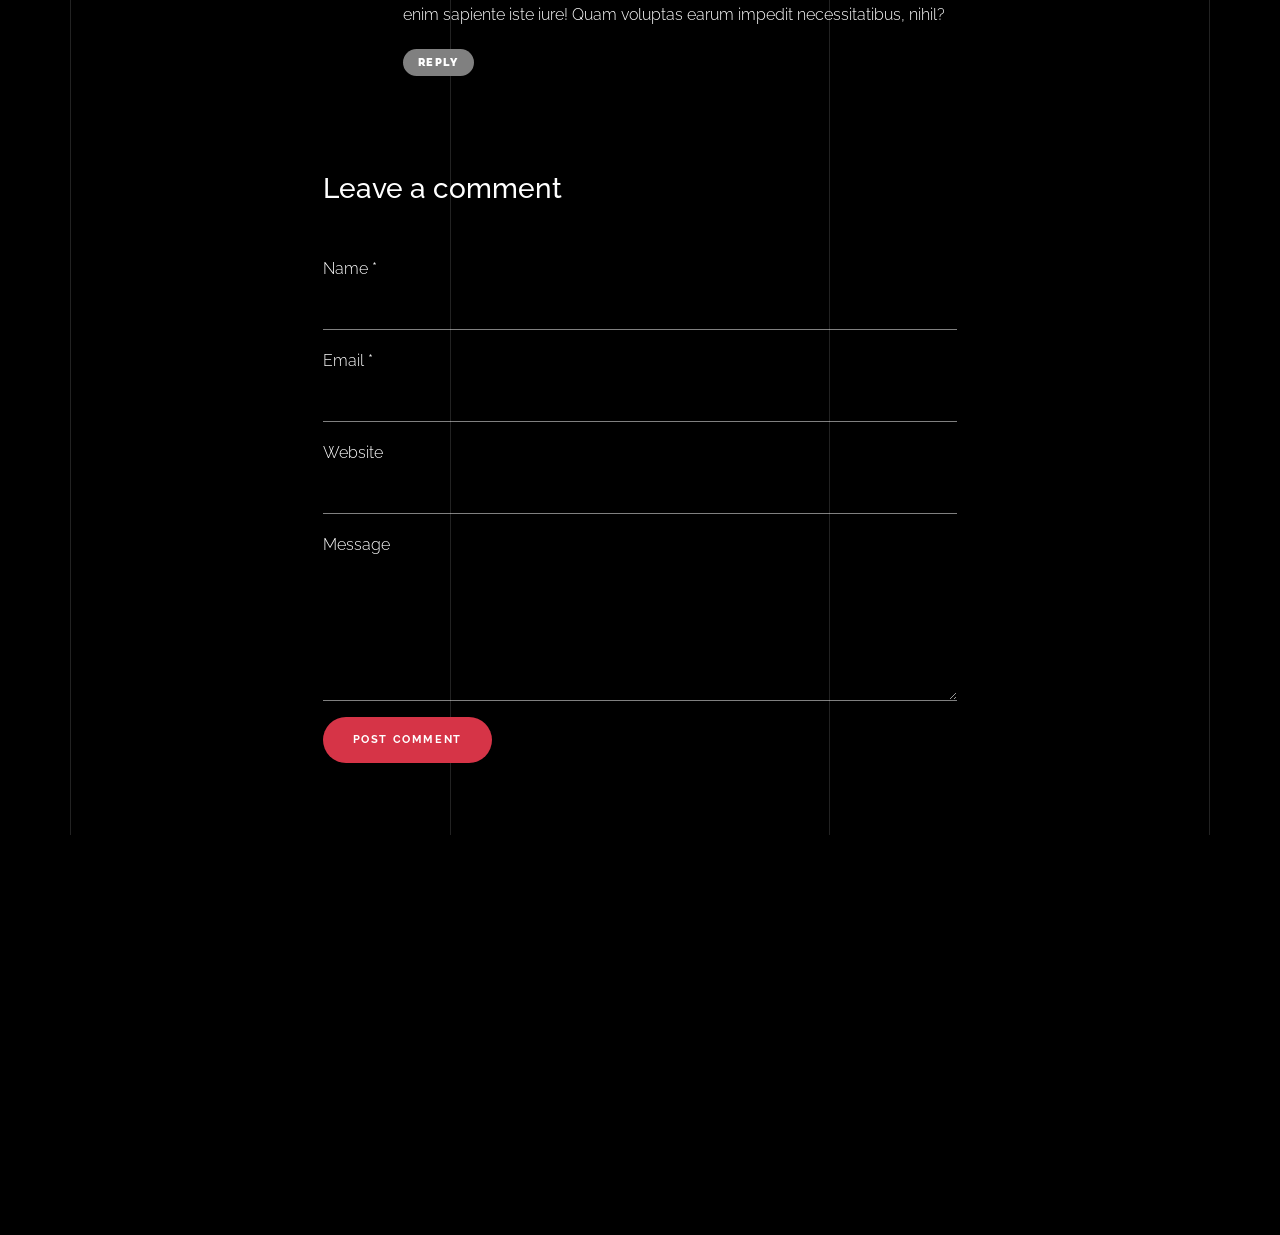
<file: blog-single.html>
<!doctype html>
<html lang="en">
  <head>
    <title>Unfold &mdash; A onepage portfolio HTML template by Colorlib</title>
    <meta charset="utf-8">
    <meta name="viewport" content="width=device-width, initial-scale=1, shrink-to-fit=no">
    
    <meta name="description" content="">
    <meta name="keywords" content="html, css, javascript, jquery">
    <meta name="author" content="">

    <link rel="stylesheet" href="css/vendor/icomoon/style.css">
    <link rel="stylesheet" href="css/vendor/owl.carousel.min.css">
    <link rel="stylesheet" href="css/vendor/aos.css">
    <link rel="stylesheet" href="css/vendor/animate.min.css">
    <link rel="stylesheet" href="css/vendor/bootstrap.min.css">
    <link rel="stylesheet" href="css/vendor/jquery.fancybox.min.css">
    

    <!-- Theme Style -->
    <link rel="stylesheet" href="css/style.css">

  </head>
  <body data-spy="scroll" data-target=".site-nav-target" data-offset="200">

    <nav class="unslate_co--site-mobile-menu">
      <div class="close-wrap d-flex">
        <a href="#" class="d-flex ml-auto js-menu-toggle">
          <span class="close-label">Close</span>
          <div class="close-times">
            <span class="bar1"></span>
            <span class="bar2"></span>
          </div>
        </a>
      </div>
      <div class="site-mobile-inner"></div>
    </nav>


    <div class="unslate_co--site-wrap">

      <div class="unslate_co--site-inner">

        <div class="lines-wrap">
          <div class="lines-inner">
            <div class="lines"></div>
          </div>
        </div>
        <!-- END lines -->
      
      <nav class="unslate_co--site-nav site-nav-target">

        <div class="container">
        
          <div class="row align-items-center justify-content-between text-left">
            <div class="col-md-5 text-right">
              <ul class="site-nav-ul js-clone-nav text-left d-none d-lg-inline-block">
                <li class="has-children">
                  <a href="index.html#home-section" class="nav-link">Home</a>
                  <ul class="dropdown">
                    <li>
                      <a href="index.html">Hero Image BG</a>
                    </li>
                    <li>
                      <a href="index-video.html">Video BG</a>
                    </li>
                    <li>
                      <a href="index-hero-slider.html">Hero Slider</a>
                    </li>
                    <li>
                      <a href="index-sidebar-menu.html">Sidebar Menu</a>
                    </li>
                    <li>
                      <a href="index-right-menu.html">Right Menu</a>
                    </li>
                  </ul>
                </li>
                <li><a href="index.html#portfolio-section" class="nav-link">Portfolio</a></li>
                <li><a href="index.html#about-section" class="nav-link">About</a></li>
                <li><a href="index.html#services-section" class="nav-link">Services</a></li>
              </ul>
            </div>
            <div class="site-logo pos-absolute">
              <a href="index.html" class="unslate_co--site-logo">Unfold<span>.</span></a>
            </div>
            <div class="col-md-5 text-right text-lg-left">
              <ul class="site-nav-ul js-clone-nav text-left d-none d-lg-inline-block">
                <li><a href="index.html#skills-section" class="nav-link">Skills</a></li>
                <li><a href="index.html#testimonial-section" class="nav-link">Testimonial</a></li>
                <li><a href="index.html#journal-section" class="nav-link active">Journal</a></li>
                <li><a href="index.html#contact-section" class="nav-link">Contact</a></li>
              </ul>

              <ul class="site-nav-ul-none-onepage text-right d-inline-block d-lg-none">
                <li><a href="#" class="js-menu-toggle">Menu</a></li>
              </ul>

            </div>
          </div>
        </div>

      </nav>
      <!-- END nav -->

      <div class="cover-v1 jarallax overlay" style="background-image: url('images/work_1_full.jpg');">
        <div class="container">
          <div class="row align-items-center">
              
            <div class="col-md-8 mx-auto text-center">
              <h1 class="blog-heading" data-aos="fade-up" data-aos-delay="0">A HTML Guide For Beginners</h1>
              <div class="post-meta" data-aos="fade-up" data-aos-delay="100">By Joefrey on March 15, 2020 &bullet; 5 mins read</div>
            </div>

          </div>
        </div>


        <!-- dov -->
        <a href="#blog-single-section" class="mouse-wrap smoothscroll">
          <span class="mouse">
            <span class="scroll"></span>
          </span>
          <span class="mouse-label">Scroll</span>
        </a>

      </div>
      <!-- END .cover-v1 -->

      <div class="unslate_co--section" id="blog-single-section">
        <div class="container">
          <div class="row justify-content-center">
            <div class="col-md-7">
              <h3 class="mb-4">On her way she met a copy</h3>
              <p>Far far away, behind the word mountains, far from the countries Vokalia and Consonantia, there live the blind texts. Separated they live in Bookmarksgrove right at the coast of the Semantics, a large language ocean.</p>
              <p>A small river named Duden flows by their place and supplies it with the necessary regelialia. It is a paradisematic country, in which roasted parts of sentences fly into your mouth.</p>
              <p><img src="images/work_1_a_full.jpg" alt="Image" class="img-fluid"></p>
              <p>Even the all-powerful Pointing has no control about the blind texts it is an almost unorthographic life One day however a small line of blind text by the name of Lorem Ipsum decided to leave for the far World of Grammar.</p>
              <p>The Big Oxmox advised her not to do so, because there were thousands of bad Commas, wild Question Marks and devious Semikoli, but the Little Blind Text didn’t listen. She packed her seven versalia, put her initial into the belt and made herself on the way.</p>
              <p><img src="images/work_1_full.jpg" alt="Image" class="img-fluid"></p>
              <p>When she reached the first hills of the Italic Mountains, she had a last view back on the skyline of her hometown Bookmarksgrove, the headline of Alphabet Village and the subline of her own road, the Line Lane. Pityful a rethoric question ran over her cheek, then she continued her way.</p>


              <div class="pt-5 categories_tags ">
                <p>Categories:  <a href="#">Design</a>, <a href="#">Events</a>  Tags: <a href="#">#html</a>, <a href="#">#trends</a></p>
              </div>

              <div class="post-single-navigation d-flex align-items-stretch">
                <a href="#" class="mr-auto w-50 pr-4">
                  <span class="d-block">Previous Post</span>
                  A Mounteering Guide For Beginners
                </a>
                <a href="#" class="ml-auto w-50 text-right pl-4">
                  <span class="d-block">Next Post</span>
                  12 Creative Designers Share Ideas About Web Design
                </a>
              </div>


            <div class="pt-5">
              <h3 class="mb-5">6 Comments</h3>
              <ul class="comment-list">
                <li class="comment">
                  <div class="vcard bio">
                    <img src="images/person_woman_2.jpg" alt="Image placeholder">
                  </div>
                  <div class="comment-body">
                    <h3>Irish Smith</h3>
                    <div class="meta">January 9, 2018 at 2:21pm</div>
                    <p>Lorem ipsum dolor sit amet, consectetur adipisicing elit. Pariatur quidem laborum necessitatibus, ipsam impedit vitae autem, eum officia, fugiat saepe enim sapiente iste iure! Quam voluptas earum impedit necessitatibus, nihil?</p>
                    <p><a href="#" class="reply">Reply</a></p>
                  </div>
                </li>

                <li class="comment">
                  <div class="vcard bio">
                    <img src="images/person_woman_1.jpg" alt="Image placeholder">
                  </div>
                  <div class="comment-body">
                    <h3>Christine Stewart</h3>
                    <div class="meta">January 9, 2018 at 2:21pm</div>
                    <p>Lorem ipsum dolor sit amet, consectetur adipisicing elit. Pariatur quidem laborum necessitatibus, ipsam impedit vitae autem, eum officia, fugiat saepe enim sapiente iste iure! Quam voluptas earum impedit necessitatibus, nihil?</p>
                    <p><a href="#" class="reply">Reply</a></p>
                  </div>

                  <ul class="children">
                    <li class="comment">
                      <div class="vcard bio">
                        <img src="images/person_man_3.jpg" alt="Image placeholder">
                      </div>
                      <div class="comment-body">
                        <h3>Chintan Patel</h3>
                        <div class="meta">January 9, 2018 at 2:21pm</div>
                        <p>Lorem ipsum dolor sit amet, consectetur adipisicing elit. Pariatur quidem laborum necessitatibus, ipsam impedit vitae autem, eum officia, fugiat saepe enim sapiente iste iure! Quam voluptas earum impedit necessitatibus, nihil?</p>
                        <p><a href="#" class="reply">Reply</a></p>
                      </div>


                      <ul class="children">
                        <li class="comment">
                          <div class="vcard bio">
                            <img src="images/person_man_2.jpg" alt="Image placeholder">
                          </div>
                          <div class="comment-body">
                            <h3>John Doe</h3>
                            <div class="meta">January 9, 2018 at 2:21pm</div>
                            <p>Lorem ipsum dolor sit amet, consectetur adipisicing elit. Pariatur quidem laborum necessitatibus, ipsam impedit vitae autem, eum officia, fugiat saepe enim sapiente iste iure! Quam voluptas earum impedit necessitatibus, nihil?</p>
                            <p><a href="#" class="reply">Reply</a></p>
                          </div>

                            <ul class="children">
                              <li class="comment">
                                <div class="vcard bio">
                                  <img src="images/person_man_1.jpg" alt="Image placeholder">
                                </div>
                                <div class="comment-body">
                                  <h3>Ben Afflick</h3>
                                  <div class="meta">January 9, 2018 at 2:21pm</div>
                                  <p>Lorem ipsum dolor sit amet, consectetur adipisicing elit. Pariatur quidem laborum necessitatibus, ipsam impedit vitae autem, eum officia, fugiat saepe enim sapiente iste iure! Quam voluptas earum impedit necessitatibus, nihil?</p>
                                  <p><a href="#" class="reply">Reply</a></p>
                                </div>
                              </li>
                            </ul>
                        </li>
                      </ul>
                    </li>
                  </ul>
                </li>

                <li class="comment">
                  <div class="vcard bio">
                    <img src="images/person_woman_3.jpg" alt="Image placeholder">
                  </div>
                  <div class="comment-body">
                    <h3>Jean Doe</h3>
                    <div class="meta">January 9, 2018 at 2:21pm</div>
                    <p>Lorem ipsum dolor sit amet, consectetur adipisicing elit. Pariatur quidem laborum necessitatibus, ipsam impedit vitae autem, eum officia, fugiat saepe enim sapiente iste iure! Quam voluptas earum impedit necessitatibus, nihil?</p>
                    <p><a href="#" class="reply">Reply</a></p>
                  </div>
                </li>
              </ul>
              <!-- END comment-list -->
              
              <div class="comment-form-wrap pt-5">
                <h3 class="mb-5">Leave a comment</h3>
                <form action="#" class="">
                  <div class="form-group">
                    <label for="name">Name *</label>
                    <input type="text" class="form-control" id="name">
                  </div>
                  <div class="form-group">
                    <label for="email">Email *</label>
                    <input type="email" class="form-control" id="email">
                  </div>
                  <div class="form-group">
                    <label for="website">Website</label>
                    <input type="url" class="form-control" id="website">
                  </div>

                  <div class="form-group">
                    <label for="message">Message</label>
                    <textarea name="message" id="message" cols="30" rows="5" class="form-control"></textarea>
                  </div>
                  <div class="form-group">
                    <input type="submit" value="Post Comment" class="btn btn-primary btn-md">
                  </div>

                </form>
              </div>
            </div>
            </div>
          </div>
        </div>
      </div>

      
      </div> 

      <footer class="unslate_co--footer unslate_co--section">
        <div class="container">
          <div class="row justify-content-center">
            <div class="col-md-7">
              
              <div class="footer-site-logo"><a href="#">Unfold<span>.</span></a></div>

              <ul class="footer-site-social">
                <li><a href="#">Facebook</a></li>
                <li><a href="#">Twitter</a></li>
                <li><a href="#">Instagram</a></li>
                <li><a href="#">Dribbble</a></li>
                <li><a href="#">Behance</a></li>
              </ul>

              <p class="site-copyright">
                
                <!-- Link back to Colorlib can't be removed. Template is licensed under CC BY 3.0. -->
                Copyright &copy;
                <script>
                  document.write(new Date().getFullYear());
                </script> All rights reserved | This template is made with <i class="icon-heart"
                  aria-hidden="true"></i> by <a href="https://colorlib.com" target="_blank">Colorlib</a>
                <!-- Link back to Colorlib can't be removed. Template is licensed under CC BY 3.0. -->
              
              </p>

            </div>
          </div>
        </div>
      </footer>

      
    </div>

    <!-- Loader -->
    <div id="unslate_co--overlayer"></div>
    <div class="site-loader-wrap">
      <div class="site-loader"></div>
    </div>

    <script src="js/scripts-dist.js"></script>
    <script src="js/main.js"></script>

  </body>
</html>
</file>
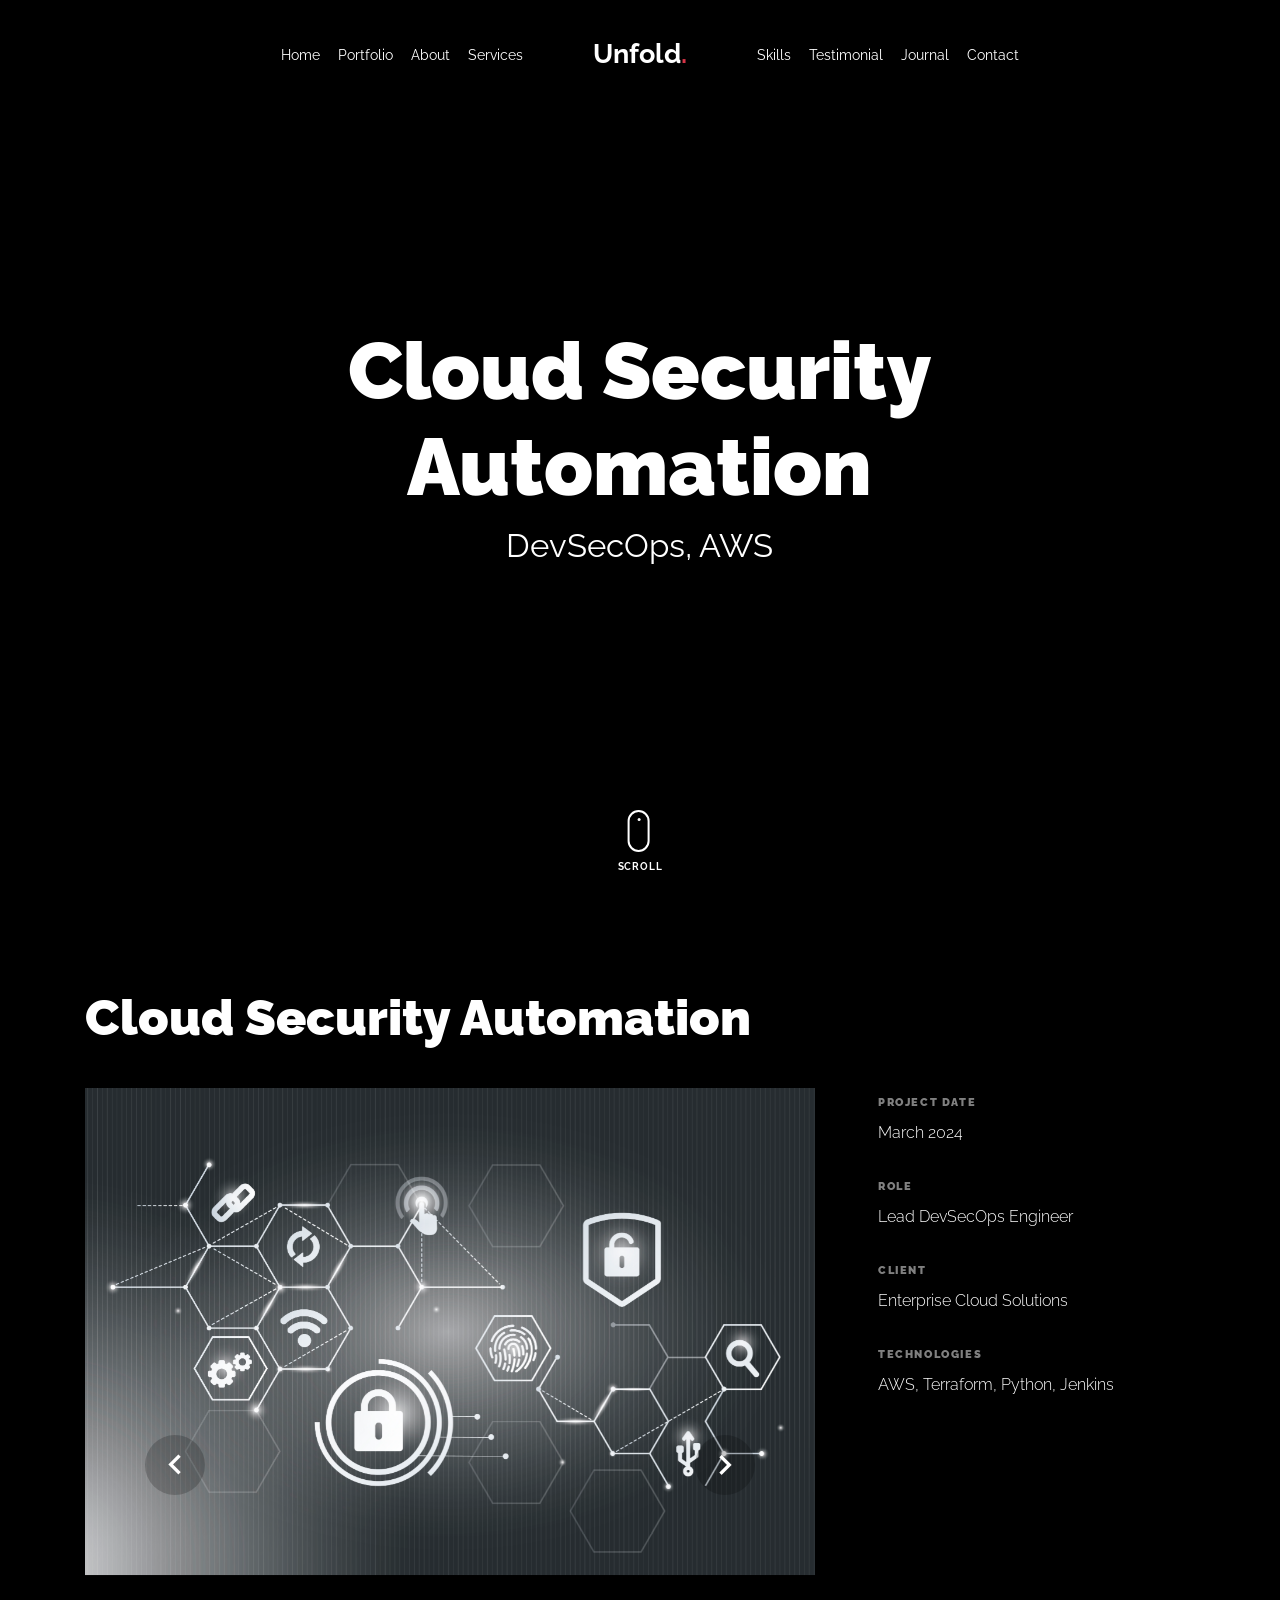
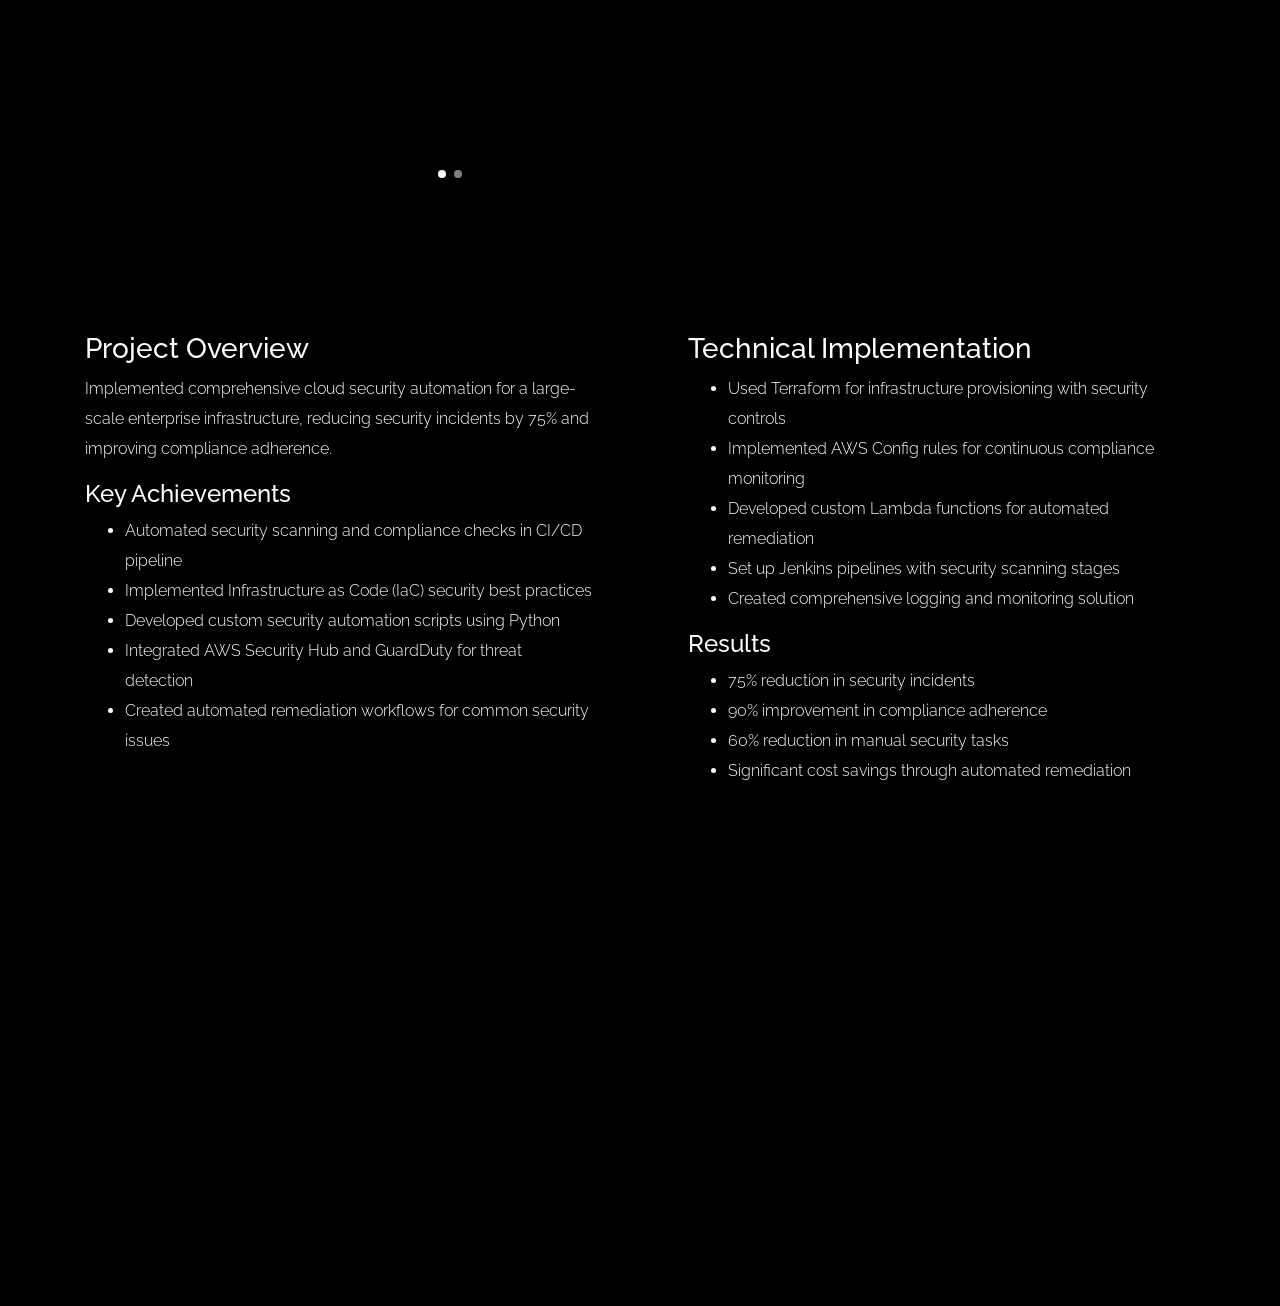
<file: portfolio-single-1.html>
<!doctype html>
<html lang="en">

<head>
  <title>Cloud Security Automation - Portfolio</title>
  <meta charset="utf-8">
  <meta name="viewport" content="width=device-width, initial-scale=1, shrink-to-fit=no">
  
  <meta name="description" content="Cloud Security Automation project showcasing AWS security implementation and DevSecOps practices">
  <meta name="keywords" content="DevSecOps, AWS, Cloud Security, Automation">
  <meta name="author" content="Aniket">

  <link rel="stylesheet" href="css/vendor/icomoon/style.css">
  <link rel="stylesheet" href="css/vendor/owl.carousel.min.css">
  <link rel="stylesheet" href="css/vendor/aos.css">
  <link rel="stylesheet" href="css/vendor/animate.min.css">
  <link rel="stylesheet" href="css/vendor/bootstrap.min.css">
  <link rel="stylesheet" href="css/vendor/jquery.fancybox.min.css">

  <!-- Theme Style -->
  <link rel="stylesheet" href="css/style.css">

</head>

<body data-spy="scroll" data-target=".site-nav-target" data-offset="200">

  <nav class="unslate_co--site-mobile-menu">
    <div class="close-wrap d-flex">
      <a href="#" class="d-flex ml-auto js-menu-toggle">
        <span class="close-label">Close</span>
        <div class="close-times">
          <span class="bar1"></span>
          <span class="bar2"></span>
        </div>
      </a>
    </div>
    <div class="site-mobile-inner"></div>
  </nav>

  <div class="unslate_co--site-wrap">

    <div class="unslate_co--site-inner">

      <nav class="unslate_co--site-nav site-nav-target">

        <div class="container">

          <div class="row align-items-center justify-content-between text-left">
            <div class="col-md-5 text-right">
              <ul class="site-nav-ul js-clone-nav text-left d-none d-lg-inline-block">
                <li class="has-children">
                  <a href="index.html#home-section" class="nav-link">Home</a>
                  <ul class="dropdown">
                    <li>
                      <a href="index.html">Hero Image BG</a>
                    </li>
                    <li>
                      <a href="index-video.html">Video BG</a>
                    </li>
                    <li>
                      <a href="index-hero-slider.html">Hero Slider</a>
                    </li>
                    <li>
                      <a href="index-sidebar-menu.html">Sidebar Menu</a>
                    </li>
                    <li>
                      <a href="index-right-menu.html">Right Menu</a>
                    </li>
                  </ul>
                </li>
                <li><a href="index.html#portfolio-section" class="nav-link">Portfolio</a></li>
                <li><a href="index.html#about-section" class="nav-link">About</a></li>
                <li><a href="index.html#services-section" class="nav-link">Services</a></li>
              </ul>
            </div>
            <div class="site-logo pos-absolute">
              <a href="index.html" class="unslate_co--site-logo">Unfold<span>.</span></a>
            </div>
            <div class="col-md-5 text-right text-lg-left">
              <ul class="site-nav-ul js-clone-nav text-left d-none d-lg-inline-block">
                <li><a href="index.html#skills-section" class="nav-link">Skills</a></li>
                <li><a href="index.html#testimonial-section" class="nav-link">Testimonial</a></li>
                <li><a href="index.html#journal-section" class="nav-link">Journal</a></li>
                <li><a href="index.html#contact-section" class="nav-link">Contact</a></li>
              </ul>

              <ul class="site-nav-ul-none-onepage text-right d-inline-block d-lg-none">
                <li><a href="#" class="js-menu-toggle">Menu</a></li>
              </ul>

            </div>
          </div>
        </div>

      </nav>
      <!-- END nav -->

      <div class="cover-v1 gradient-bottom-black jarallax">
        <div class="container">
          <div class="row align-items-center">

            <div class="col-md-10 mx-auto text-center">
              <h1 class="heading" data-aos="fade-up">Cloud Security Automation</h1>
              <h2 class="subheading" data-aos="fade-up" data-aos-delay="100">DevSecOps, AWS</h2>
            </div>

          </div>
        </div>

        <!-- dov -->
        <a href="#portfolio-single-section" class="mouse-wrap smoothscroll">
          <span class="mouse">
            <span class="scroll"></span>
          </span>
          <span class="mouse-label">Scroll</span>
        </a>

      </div>
      <!-- END .cover-v1 -->

      <div class="container">
        <div class="portfolio-single-wrap unslate_co--section" id="portfolio-single-section">
          <div class="portfolio-single-inner">

            <h2 class="heading-portfolio-single-h2">Cloud Security Automation</h2>

            <div class="row justify-content-between align-items-stretch">

              <div class="col-lg-8">
                <div class="owl-carousel single-slider">
                  <figure class="mb-4">
                    <img src="images/work_1_full.jpg" alt="Cloud Security Automation" class="img-fluid">
                  </figure>
                  <figure class="mb-4">
                    <img src="images/work_1_a_full.jpg" alt="Cloud Security Automation" class="img-fluid">
                  </figure>
                </div>
              </div>
              <div class="col-lg-4 pl-lg-5">
                <div class="unslate_co--sticky">
                  <div class="row">
                    <div class="col-md-12 mb-4">
                      <div class="detail-v1">
                        <span class="detail-label">Project Date</span>
                        <span class="detail-val">March 2024</span>
                      </div>
                    </div>
                    <div class="col-md-12 mb-4">
                      <div class="detail-v1">
                        <span class="detail-label">Role</span>
                        <span class="detail-val">Lead DevSecOps Engineer</span>
                      </div>
                    </div>
                    <div class="col-md-12 mb-4">
                      <div class="detail-v1">
                        <span class="detail-label">Client</span>
                        <span class="detail-val">Enterprise Cloud Solutions</span>
                      </div>
                    </div>
                    <div class="col-md-12 mb-4">
                      <div class="detail-v1">
                        <span class="detail-label">Technologies</span>
                        <span class="detail-val">AWS, Terraform, Python, Jenkins</span>
                      </div>
                    </div>
                  </div>
                </div> 
              </div>

            </div>

            <div class="row justify-content-between mb-5">
              <div class="col-md-6 pr-md-5">
                <h3>Project Overview</h3>
                <p>Implemented comprehensive cloud security automation for a large-scale enterprise infrastructure, reducing security incidents by 75% and improving compliance adherence.</p>
                
                <h4>Key Achievements</h4>
                <ul>
                  <li>Automated security scanning and compliance checks in CI/CD pipeline</li>
                  <li>Implemented Infrastructure as Code (IaC) security best practices</li>
                  <li>Developed custom security automation scripts using Python</li>
                  <li>Integrated AWS Security Hub and GuardDuty for threat detection</li>
                  <li>Created automated remediation workflows for common security issues</li>
                </ul>
              </div>
              <div class="col-md-6 pl-md-5">
                <h3>Technical Implementation</h3>
                <ul>
                  <li>Used Terraform for infrastructure provisioning with security controls</li>
                  <li>Implemented AWS Config rules for continuous compliance monitoring</li>
                  <li>Developed custom Lambda functions for automated remediation</li>
                  <li>Set up Jenkins pipelines with security scanning stages</li>
                  <li>Created comprehensive logging and monitoring solution</li>
                </ul>

                <h4>Results</h4>
                <ul>
                  <li>75% reduction in security incidents</li>
                  <li>90% improvement in compliance adherence</li>
                  <li>60% reduction in manual security tasks</li>
                  <li>Significant cost savings through automated remediation</li>
                </ul>
              </div>
            </div>

          </div>
        </div>
      </div>
    </div>

    <footer class="unslate_co--footer unslate_co--section">
      <div class="container">
        <div class="row justify-content-center">
          <div class="col-md-7">

            <div class="footer-site-logo"><a href="#">Unfold<span>.</span></a></div>

            <ul class="footer-site-social">
              <li><a href="#">Facebook</a></li>
              <li><a href="#">Twitter</a></li>
              <li><a href="#">Instagram</a></li>
              <li><a href="#">Dribbble</a></li>
              <li><a href="#">Behance</a></li>
            </ul>

            <p class="site-copyright">
                
                <!-- Link back to Colorlib can't be removed. Template is licensed under CC BY 3.0. -->
                Copyright &copy;
                <script>
                  document.write(new Date().getFullYear());
                </script> All rights reserved | This template is made with <i class="icon-heart"
                  aria-hidden="true"></i> by <a href="https://colorlib.com" target="_blank">Colorlib</a>
                <!-- Link back to Colorlib can't be removed. Template is licensed under CC BY 3.0. -->
              
              </p>

          </div>
        </div>
      </div>
    </footer>

  </div>

  <!-- Loader -->
  <div id="unslate_co--overlayer"></div>
  <div class="site-loader-wrap">
    <div class="site-loader"></div>
  </div>

  <script src="js/scripts-dist.js"></script>
  <script src="js/main.js"></script>

</body>

</html>
</file>
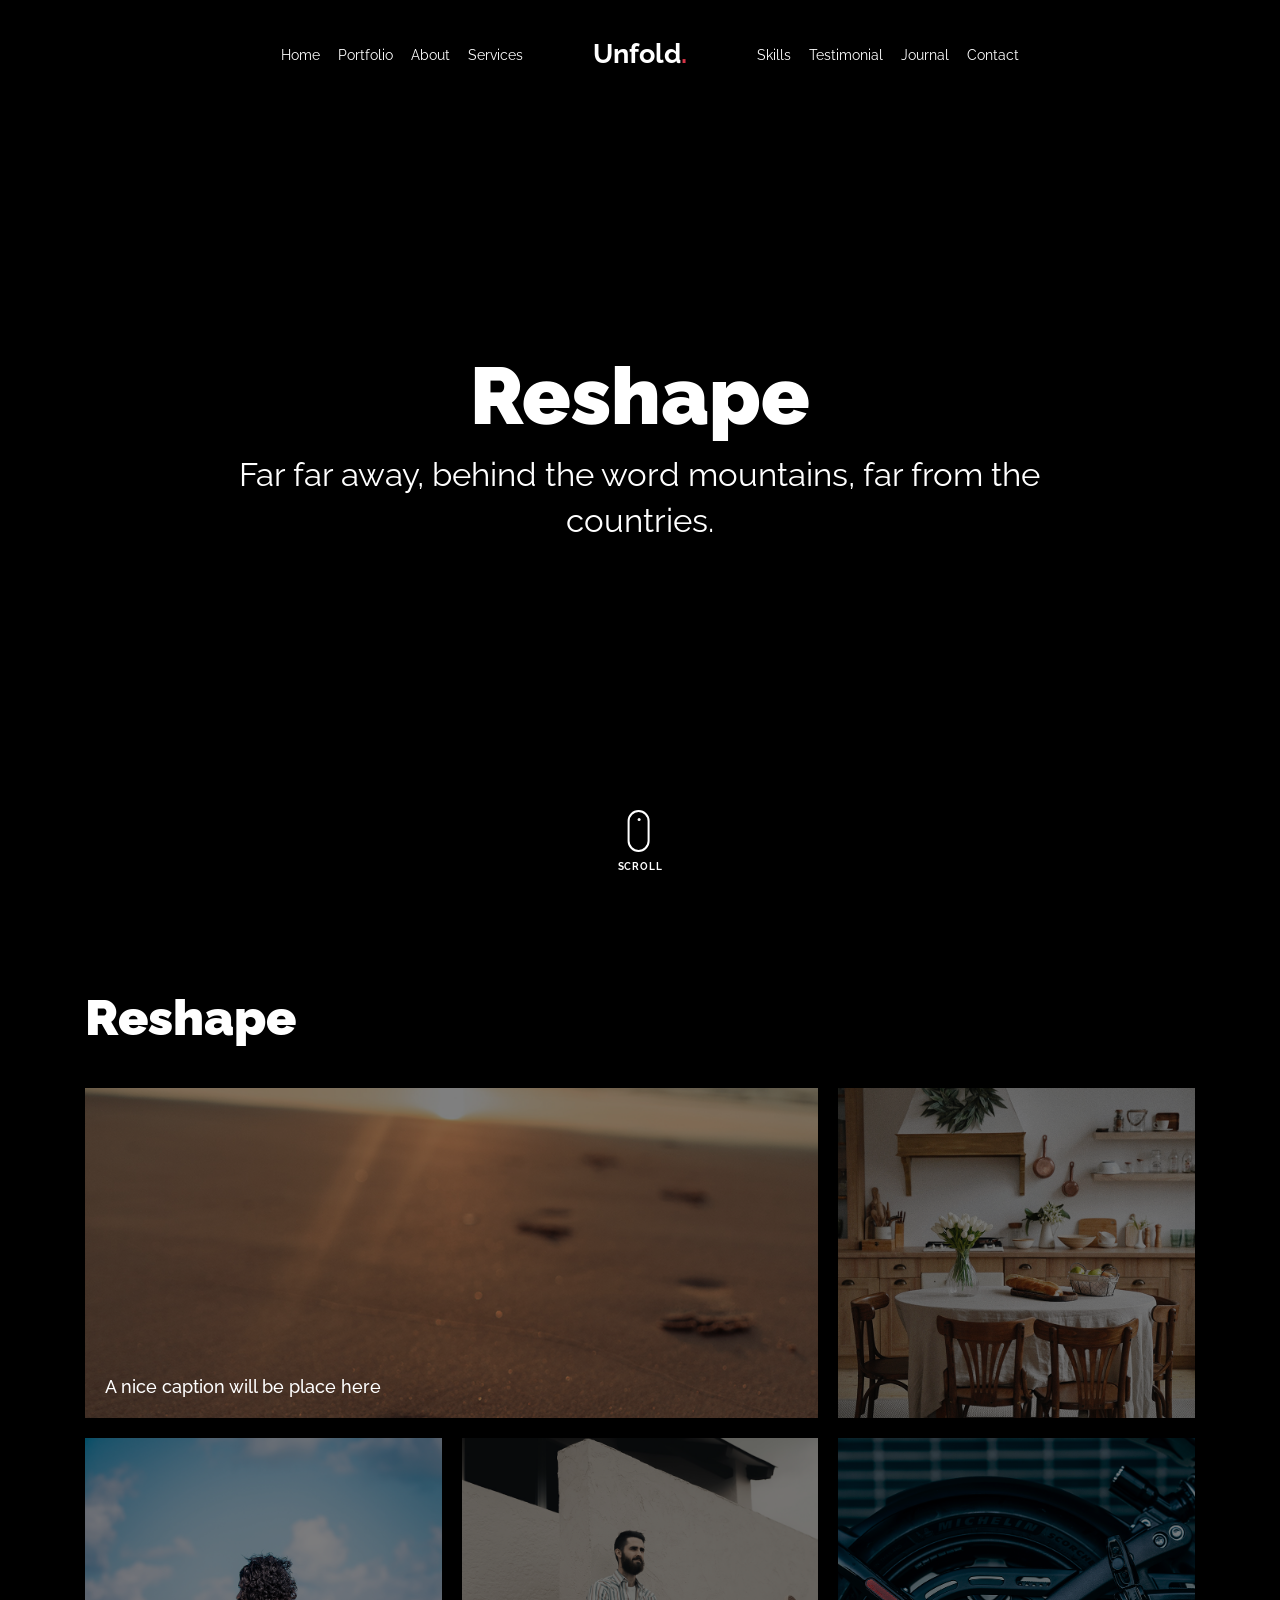
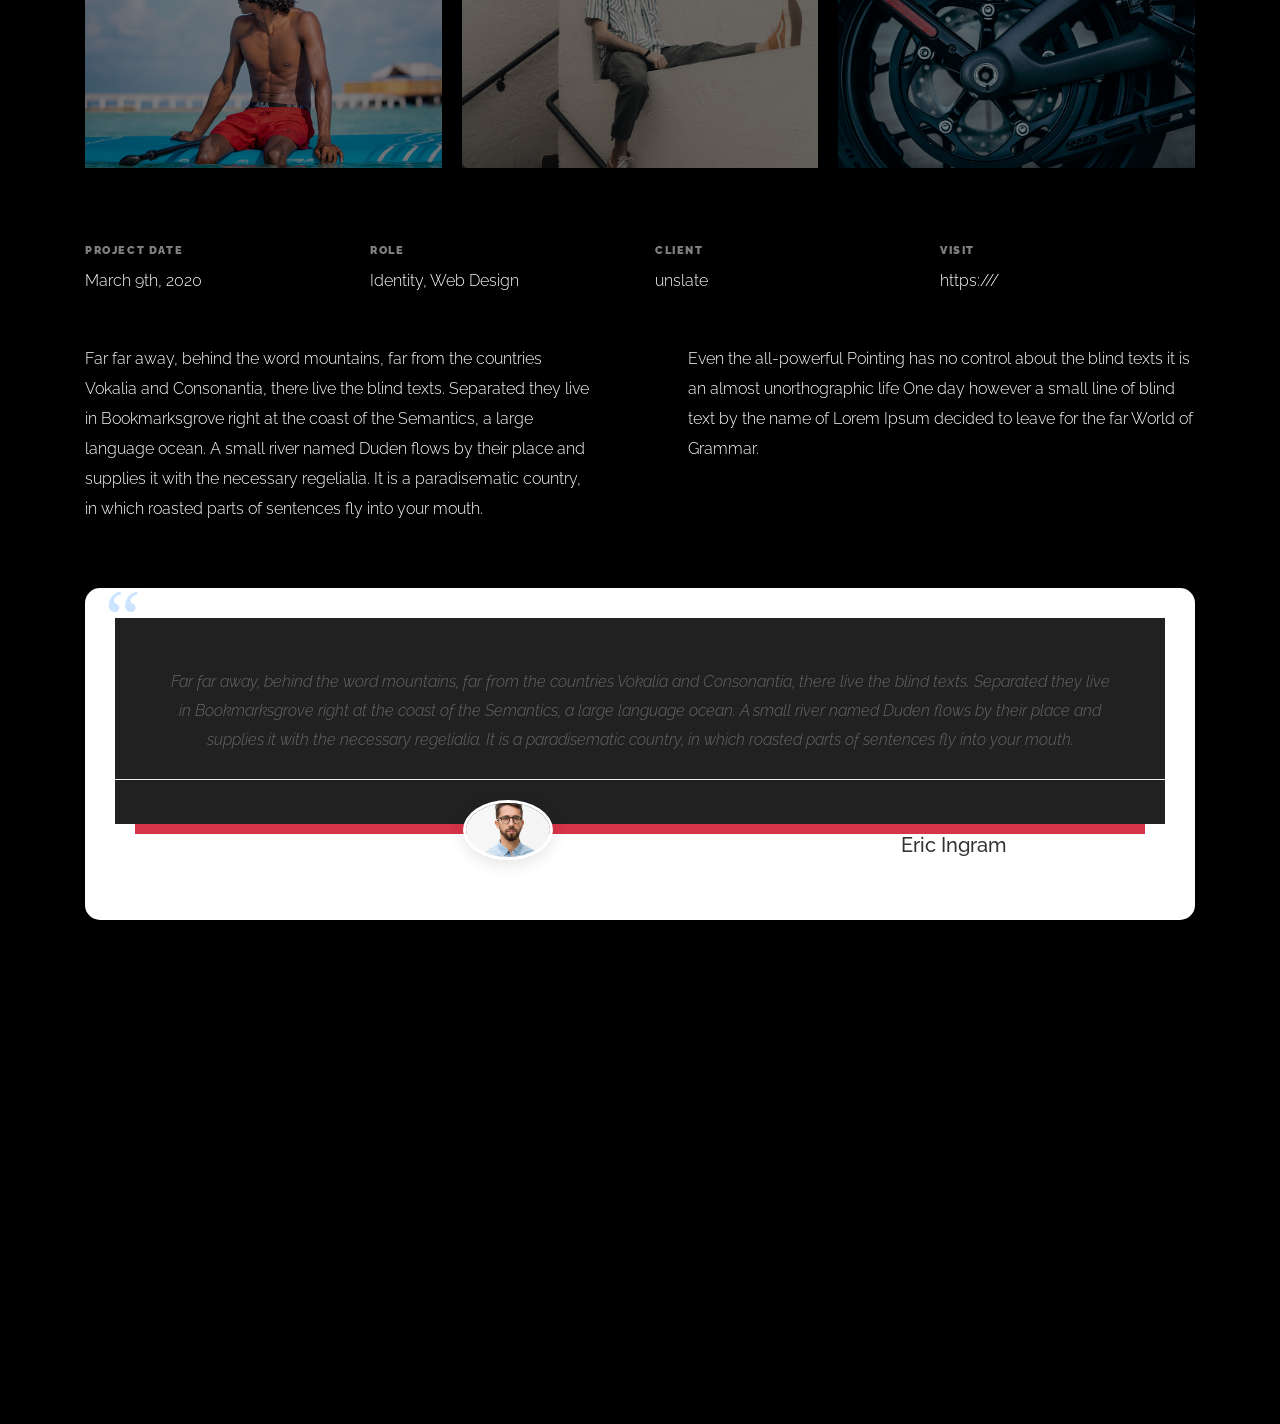
<file: portfolio-single-2.html>
<!doctype html>
<html lang="en">

<head>
  <title>Unfold &mdash; A onepage portfolio HTML template by Colorlib</title>
  <meta charset="utf-8">
  <meta name="viewport" content="width=device-width, initial-scale=1, shrink-to-fit=no">
  
  <meta name="description" content="">
  <meta name="keywords" content="html, css, javascript, jquery">
  <meta name="author" content="">

  <link rel="stylesheet" href="css/vendor/icomoon/style.css">
  <link rel="stylesheet" href="css/vendor/owl.carousel.min.css">
  <link rel="stylesheet" href="css/vendor/aos.css">
  <link rel="stylesheet" href="css/vendor/animate.min.css">
  <link rel="stylesheet" href="css/vendor/bootstrap.min.css">
  <link rel="stylesheet" href="css/vendor/jquery.fancybox.min.css">

  <!-- Theme Style -->
  <link rel="stylesheet" href="css/style.css">

</head>

<body data-spy="scroll" data-target=".site-nav-target" data-offset="200">

  <nav class="unslate_co--site-mobile-menu">
    <div class="close-wrap d-flex">
      <a href="#" class="d-flex ml-auto js-menu-toggle">
        <span class="close-label">Close</span>
        <div class="close-times">
          <span class="bar1"></span>
          <span class="bar2"></span>
        </div>
      </a>
    </div>
    <div class="site-mobile-inner"></div>
  </nav>

  <div class="unslate_co--site-wrap">

    <div class="unslate_co--site-inner">

      <nav class="unslate_co--site-nav site-nav-target">

        <div class="container">

          <div class="row align-items-center justify-content-between text-left">
            <div class="col-md-5 text-right">
              <ul class="site-nav-ul js-clone-nav text-left d-none d-lg-inline-block">
                <li class="has-children">
                  <a href="index.html#home-section" class="nav-link">Home</a>
                  <ul class="dropdown">
                    <li>
                      <a href="index.html">Hero Image BG</a>
                    </li>
                    <li>
                      <a href="index-video.html">Video BG</a>
                    </li>
                    <li>
                      <a href="index-hero-slider.html">Hero Slider</a>
                    </li>
                    <li>
                      <a href="index-sidebar-menu.html">Sidebar Menu</a>
                    </li>
                    <li>
                      <a href="index-right-menu.html">Right Menu</a>
                    </li>
                  </ul>
                </li>
                <li><a href="index.html#portfolio-section" class="nav-link">Portfolio</a></li>
                <li><a href="index.html#about-section" class="nav-link">About</a></li>
                <li><a href="index.html#services-section" class="nav-link">Services</a></li>
              </ul>
            </div>
            <div class="site-logo pos-absolute">
              <a href="index.html" class="unslate_co--site-logo">Unfold<span>.</span></a>
            </div>
            <div class="col-md-5 text-right text-lg-left">
              <ul class="site-nav-ul js-clone-nav text-left d-none d-lg-inline-block">
                <li><a href="index.html#skills-section" class="nav-link">Skills</a></li>
                <li><a href="index.html#testimonial-section" class="nav-link">Testimonial</a></li>
                <li><a href="index.html#journal-section" class="nav-link">Journal</a></li>
                <li><a href="index.html#contact-section" class="nav-link">Contact</a></li>
              </ul>

              <ul class="site-nav-ul-none-onepage text-right d-inline-block d-lg-none">
                <li><a href="#" class="js-menu-toggle">Menu</a></li>
              </ul>

            </div>
          </div>
        </div>

      </nav>
      <!-- END nav -->

      <div class="cover-v1 gradient-bottom-black jarallax">
        <div class="container">
          <div class="row align-items-center">

            <div class="col-md-10 mx-auto text-center">
              <h1 class="heading" data-aos="fade-up">Reshape</h1>
              <h2 class="subheading" data-aos="fade-up" data-aos-delay="100">Far far away, behind the word mountains, far from the countries.</h2>
            </div>

          </div>
        </div>

        <!-- dov -->
        <a href="#portfolio-single-section" class="mouse-wrap smoothscroll">
          <span class="mouse">
            <span class="scroll"></span>
          </span>
          <span class="mouse-label">Scroll</span>
        </a>

      </div>
      <!-- END .cover-v1 -->

      <div class="container">
        <div class="portfolio-single-wrap unslate_co--section" id="portfolio-single-section">
          <div class="portfolio-single-inner">
            <h2 class="heading-portfolio-single-h2">Reshape</h2>

            <div class="row gutter-v4 align-items-stretch mb-5">
              <div class="col-sm-6 col-md-6 col-lg-8 blog-post-entry">

                <a href="images/post_1.jpg" class="grid-item blog-item w-100 h-100" data-fancybox="gal" data-caption="A nice caption will be place here">
                  <div class="overlay">
                    <div class="portfolio-item-content">
                      <h3>A nice caption will be place here</h3>
                    </div>
                  </div>
                  <img src="images/post_1.jpg" class="lazyload" alt="Image" />
                </a>

              </div>
              <div class="col-sm-6 col-md-6 col-lg-4 blog-post-entry">
                <a href="images/post_2.jpg" class="grid-item blog-item w-100 h-100" data-fancybox="gal">
                  <div class="overlay"></div>
                  <img src="images/post_2.jpg" class="lazyload" alt="Image" />
                </a>
              </div>

              <div class="col-sm-6 col-md-6 col-lg-4 blog-post-entry">

                <a href="images/post_3.jpg" class="grid-item blog-item w-100 h-100" data-fancybox="gal">
                  <div class="overlay"></div>
                  <img src="images/post_3.jpg" class="lazyload" alt="Image" />
                </a>

              </div>
              <div class="col-sm-6 col-md-6 col-lg-4 blog-post-entry">
                <a href="images/post_4.jpg" class="grid-item blog-item w-100 h-100" data-fancybox="gal">
                  <div class="overlay"></div>
                  <img src="images/post_4.jpg" class="lazyload" alt="Image" />
                </a>
              </div>

              <div class="col-sm-6 col-md-6 col-lg-4 blog-post-entry">
                <a href="images/post_5.jpg" class="grid-item blog-item w-100 h-100" data-fancybox="gal">
                  <div class="overlay"></div>
                  <img src="images/post_5.jpg" class="lazyload" alt="Image" />
                </a>
              </div>

            </div>

            <div class="row justify-content-between mb-5">
              <div class="col-12 mb-5">
                <div class="row">
                  <div class="col-sm-6 col-md-6 col-lg-3">
                    <div class="detail-v1">
                      <span class="detail-label">Project Date</span>
                      <span class="detail-val">March 9th, 2020</span>
                    </div>
                  </div>
                  <div class="col-sm-6 col-md-6 col-lg-3">
                    <div class="detail-v1">
                      <span class="detail-label">Role</span>
                      <span class="detail-val"><a href="#">Identity</a>, <a href="#">Web Design</a></span>
                    </div>
                  </div>
                  <div class="col-sm-6 col-md-6 col-lg-3">
                    <div class="detail-v1">
                      <span class="detail-label">Client</span>
                      <span class="detail-val">unslate</span>
                    </div>
                  </div>
                  <div class="col-sm-6 col-md-6 col-lg-3">
                    <div class="detail-v1">
                      <span class="detail-label">Visit</span>
                      <span class="detail-val"><a href="#">https:///</a></span>
                    </div>
                  </div>
                </div>
              </div>
              <div class="col-md-6 pr-md-5">
                <p>Far far away, behind the word mountains, far from the countries Vokalia and Consonantia, there live the blind texts. Separated they live in Bookmarksgrove right at the coast of the Semantics, a large language ocean. A small river named Duden flows by their place and supplies it with the necessary regelialia. It is a paradisematic country, in which roasted parts of sentences fly into your mouth.</p>
              </div>
              <div class="col-md-6 pl-md-5">
                <p>Even the all-powerful Pointing has no control about the blind texts it is an almost unorthographic life One day however a small line of blind text by the name of Lorem Ipsum decided to leave for the far World of Grammar.</p>
              </div>
            </div>

            <div class="row justify-content-center mb-5">
              <div class="col-md-12">
                <div class="testimonial-v1">
                  <div class="testimonial-inner-bg">
                    <span class="quote">&ldquo;</span>
                    <blockquote>
                      Far far away, behind the word mountains, far from the countries Vokalia and Consonantia, there live the blind texts. Separated they live in Bookmarksgrove right at the coast of the Semantics, a large language ocean. A small river named Duden flows by their place and supplies it with the necessary regelialia. It is a paradisematic country, in which roasted parts of sentences fly into your mouth.
                    </blockquote>
                  </div>

                  <div class="testimonial-author-info">
                    <img src="images/person_man_1.jpg" alt="Image">
                    <h3>Eric Ingram</h3>
                    <span class="d-block position">Product Designer @facebook</span>
                  </div>

                </div>
              </div>
            </div>

          
          </div>
        </div>
      </div>
    </div> 

    <footer class="unslate_co--footer unslate_co--section">
      <div class="container">
        <div class="row justify-content-center">
          <div class="col-md-7">

            <div class="footer-site-logo"><a href="#">Unfold<span>.</span></a></div>

            <ul class="footer-site-social">
              <li><a href="#">Facebook</a></li>
              <li><a href="#">Twitter</a></li>
              <li><a href="#">Instagram</a></li>
              <li><a href="#">Dribbble</a></li>
              <li><a href="#">Behance</a></li>
            </ul>

            <p class="site-copyright">
                
                <!-- Link back to Colorlib can't be removed. Template is licensed under CC BY 3.0. -->
                Copyright &copy;
                <script>
                  document.write(new Date().getFullYear());
                </script> All rights reserved | This template is made with <i class="icon-heart"
                  aria-hidden="true"></i> by <a href="https://colorlib.com" target="_blank">Colorlib</a>
                <!-- Link back to Colorlib can't be removed. Template is licensed under CC BY 3.0. -->
              
              </p>

          </div>
        </div>
      </div>
    </footer>

  </div>

  <!-- Loader -->
  <div id="unslate_co--overlayer"></div>
  <div class="site-loader-wrap">
    <div class="site-loader"></div>
  </div>

  <script src="js/scripts-dist.js"></script>
  <script src="js/main.js"></script>

</body>

</html>
</file>
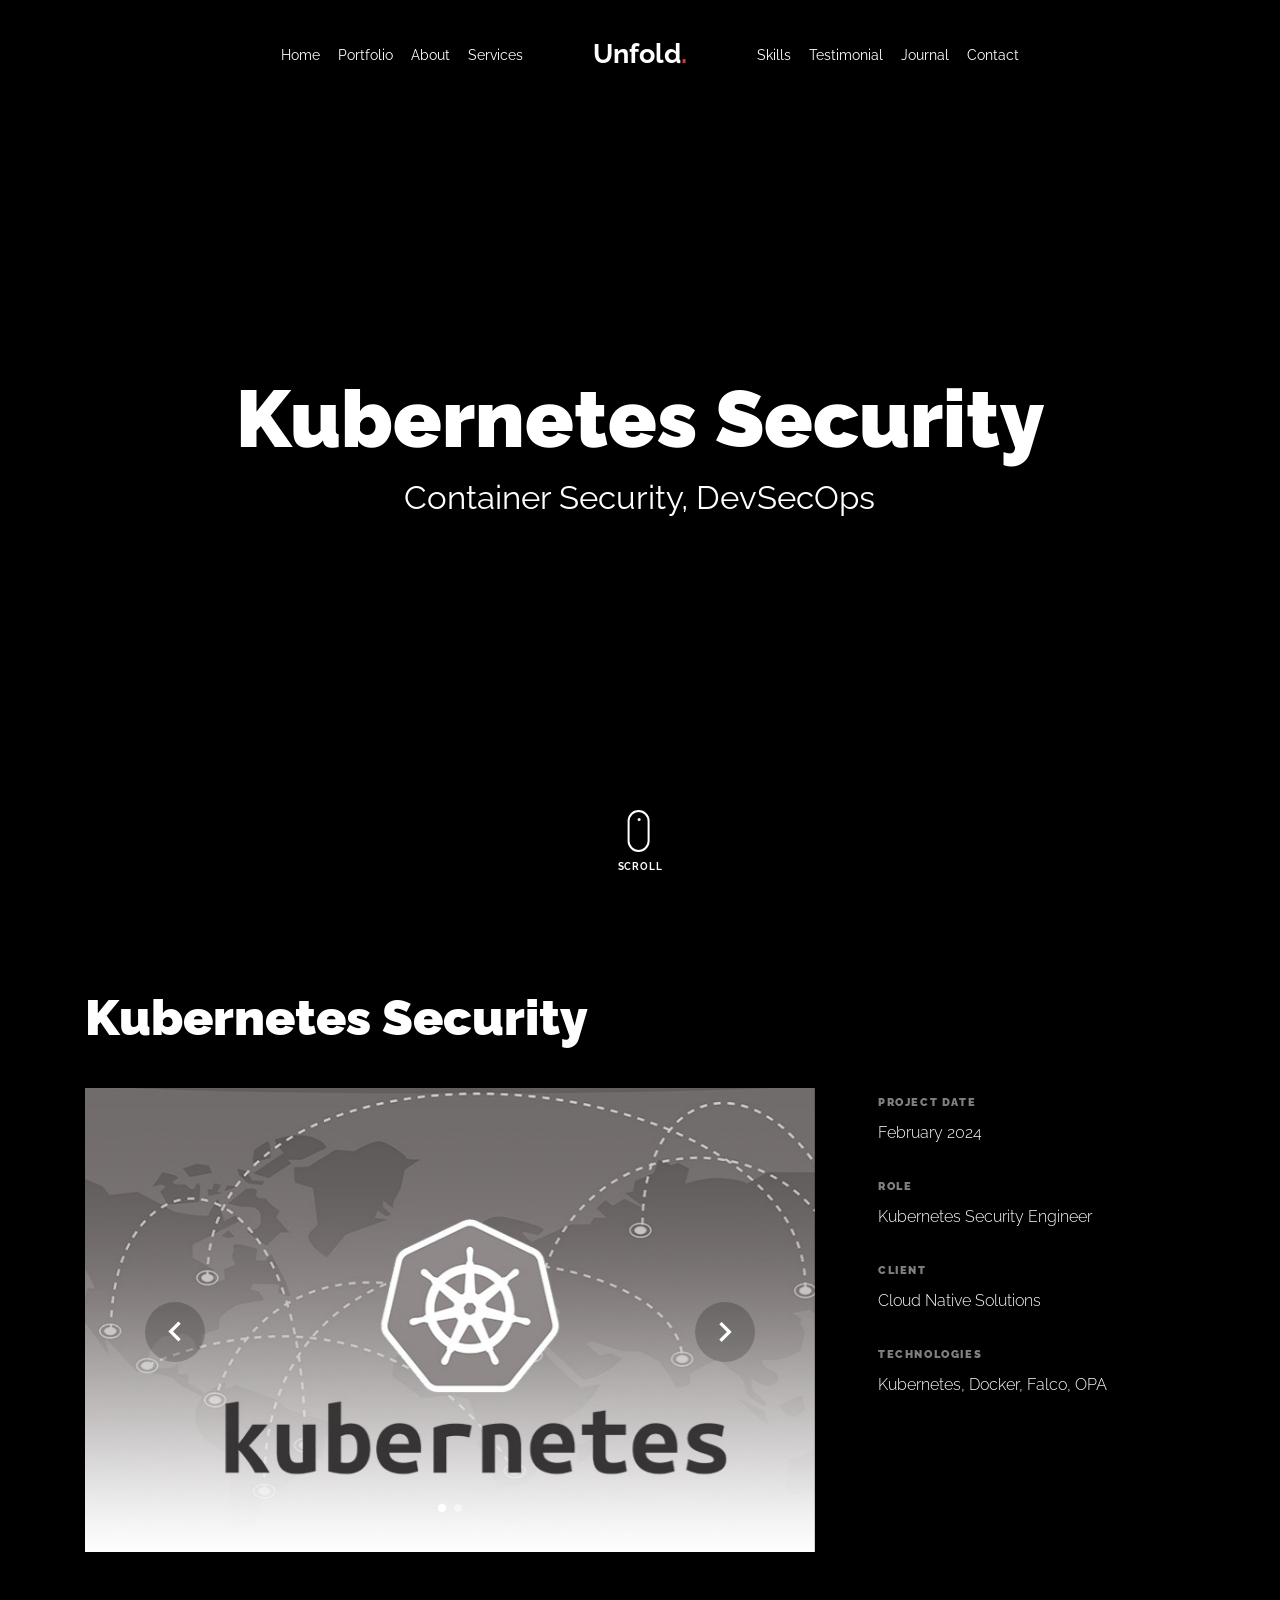
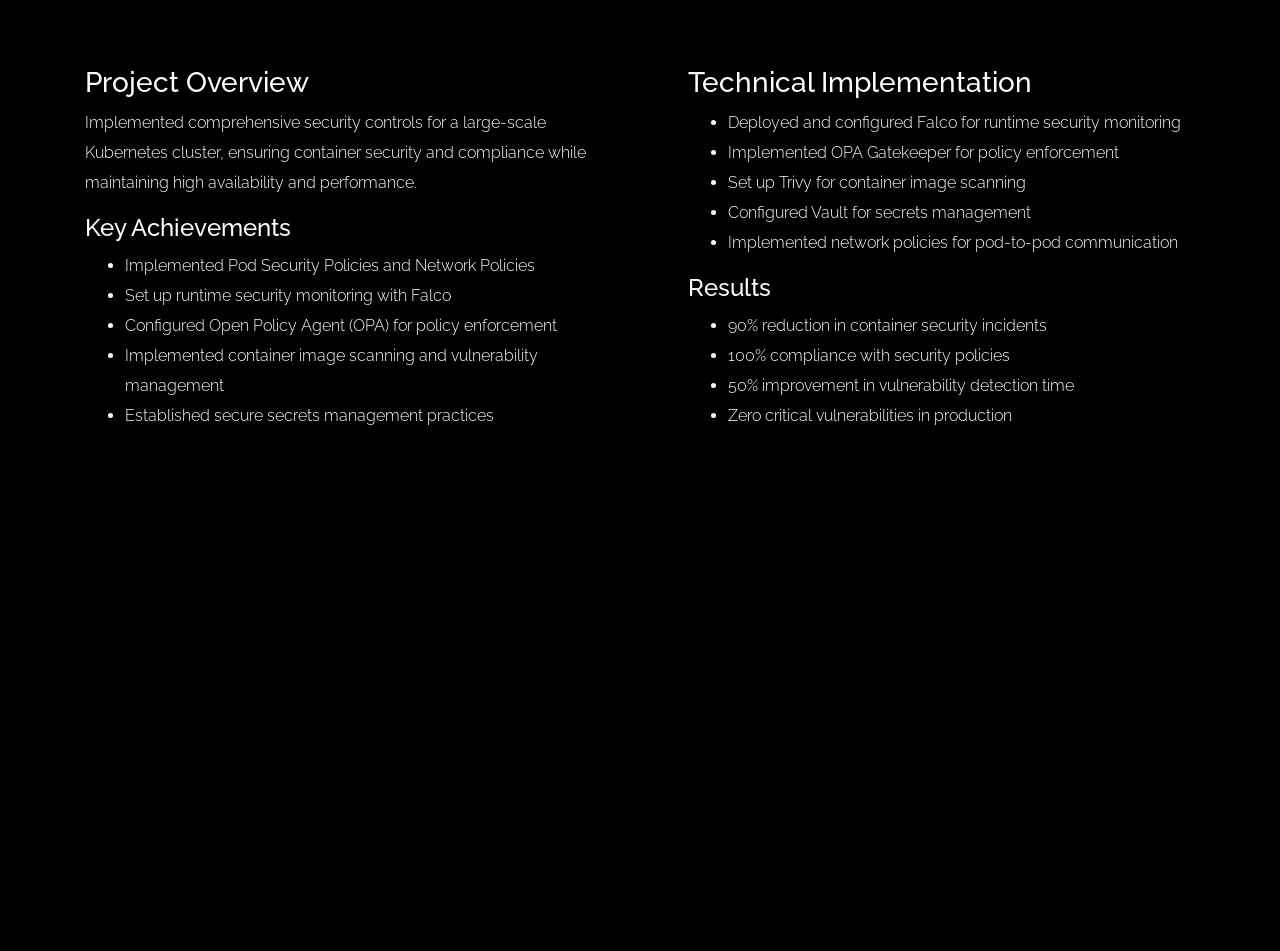
<file: portfolio-single-3.html>
<!doctype html>
<html lang="en">

<head>
  <title>Kubernetes Security - Portfolio</title>
  <meta charset="utf-8">
  <meta name="viewport" content="width=device-width, initial-scale=1, shrink-to-fit=no">
  
  <meta name="description" content="Kubernetes Security implementation showcasing container security and DevSecOps practices">
  <meta name="keywords" content="Kubernetes, Container Security, DevSecOps">
  <meta name="author" content="Aniket">

  <link rel="stylesheet" href="css/vendor/icomoon/style.css">
  <link rel="stylesheet" href="css/vendor/owl.carousel.min.css">
  <link rel="stylesheet" href="css/vendor/aos.css">
  <link rel="stylesheet" href="css/vendor/animate.min.css">
  <link rel="stylesheet" href="css/vendor/bootstrap.min.css">
  <link rel="stylesheet" href="css/vendor/jquery.fancybox.min.css">

  <!-- Theme Style -->
  <link rel="stylesheet" href="css/style.css">

</head>

<body data-spy="scroll" data-target=".site-nav-target" data-offset="200">

  <nav class="unslate_co--site-mobile-menu">
    <div class="close-wrap d-flex">
      <a href="#" class="d-flex ml-auto js-menu-toggle">
        <span class="close-label">Close</span>
        <div class="close-times">
          <span class="bar1"></span>
          <span class="bar2"></span>
        </div>
      </a>
    </div>
    <div class="site-mobile-inner"></div>
  </nav>

  <div class="unslate_co--site-wrap">

    <div class="unslate_co--site-inner">

      <nav class="unslate_co--site-nav site-nav-target">

        <div class="container">

          <div class="row align-items-center justify-content-between text-left">
            <div class="col-md-5 text-right">
              <ul class="site-nav-ul js-clone-nav text-left d-none d-lg-inline-block">
                <li class="has-children">
                  <a href="index.html#home-section" class="nav-link">Home</a>
                  <ul class="dropdown">
                    <li>
                      <a href="index.html">Hero Image BG</a>
                    </li>
                    <li>
                      <a href="index-video.html">Video BG</a>
                    </li>
                    <li>
                      <a href="index-hero-slider.html">Hero Slider</a>
                    </li>
                    <li>
                      <a href="index-sidebar-menu.html">Sidebar Menu</a>
                    </li>
                    <li>
                      <a href="index-right-menu.html">Right Menu</a>
                    </li>
                  </ul>
                </li>
                <li><a href="index.html#portfolio-section" class="nav-link">Portfolio</a></li>
                <li><a href="index.html#about-section" class="nav-link">About</a></li>
                <li><a href="index.html#services-section" class="nav-link">Services</a></li>
              </ul>
            </div>
            <div class="site-logo pos-absolute">
              <a href="index.html" class="unslate_co--site-logo">Unfold<span>.</span></a>
            </div>
            <div class="col-md-5 text-right text-lg-left">
              <ul class="site-nav-ul js-clone-nav text-left d-none d-lg-inline-block">
                <li><a href="index.html#skills-section" class="nav-link">Skills</a></li>
                <li><a href="index.html#testimonial-section" class="nav-link">Testimonial</a></li>
                <li><a href="index.html#journal-section" class="nav-link">Journal</a></li>
                <li><a href="index.html#contact-section" class="nav-link">Contact</a></li>
              </ul>

              <ul class="site-nav-ul-none-onepage text-right d-inline-block d-lg-none">
                <li><a href="#" class="js-menu-toggle">Menu</a></li>
              </ul>

            </div>
          </div>
        </div>

      </nav>
      <!-- END nav -->

      <div class="cover-v1 gradient-bottom-black jarallax">
        <div class="container">
          <div class="row align-items-center">

            <div class="col-md-10 mx-auto text-center">
              <h1 class="heading" data-aos="fade-up">Kubernetes Security</h1>
              <h2 class="subheading" data-aos="fade-up" data-aos-delay="100">Container Security, DevSecOps</h2>
            </div>

          </div>
        </div>

        <!-- dov -->
        <a href="#portfolio-single-section" class="mouse-wrap smoothscroll">
          <span class="mouse">
            <span class="scroll"></span>
          </span>
          <span class="mouse-label">Scroll</span>
        </a>

      </div>
      <!-- END .cover-v1 -->

      <div class="container">
        <div class="portfolio-single-wrap unslate_co--section" id="portfolio-single-section">
          <div class="portfolio-single-inner">

            <h2 class="heading-portfolio-single-h2">Kubernetes Security</h2>

            <div class="row justify-content-between align-items-stretch">

              <div class="col-lg-8">
                <div class="owl-carousel single-slider">
                  <figure class="mb-4">
                    <img src="images/work_2_full.jpg" alt="Kubernetes Security" class="img-fluid">
                  </figure>
                  <figure class="mb-4">
                    <img src="images/work_2_a_full.jpg" alt="Kubernetes Security" class="img-fluid">
                  </figure>
                </div>
              </div>
              <div class="col-lg-4 pl-lg-5">
                <div class="unslate_co--sticky">
                  <div class="row">
                    <div class="col-md-12 mb-4">
                      <div class="detail-v1">
                        <span class="detail-label">Project Date</span>
                        <span class="detail-val">February 2024</span>
                      </div>
                    </div>
                    <div class="col-md-12 mb-4">
                      <div class="detail-v1">
                        <span class="detail-label">Role</span>
                        <span class="detail-val">Kubernetes Security Engineer</span>
                      </div>
                    </div>
                    <div class="col-md-12 mb-4">
                      <div class="detail-v1">
                        <span class="detail-label">Client</span>
                        <span class="detail-val">Cloud Native Solutions</span>
                      </div>
                    </div>
                    <div class="col-md-12 mb-4">
                      <div class="detail-v1">
                        <span class="detail-label">Technologies</span>
                        <span class="detail-val">Kubernetes, Docker, Falco, OPA</span>
                      </div>
                    </div>
                  </div>
                </div> 
              </div>

            </div>

            <div class="row justify-content-between mb-5">
              <div class="col-md-6 pr-md-5">
                <h3>Project Overview</h3>
                <p>Implemented comprehensive security controls for a large-scale Kubernetes cluster, ensuring container security and compliance while maintaining high availability and performance.</p>
                
                <h4>Key Achievements</h4>
                <ul>
                  <li>Implemented Pod Security Policies and Network Policies</li>
                  <li>Set up runtime security monitoring with Falco</li>
                  <li>Configured Open Policy Agent (OPA) for policy enforcement</li>
                  <li>Implemented container image scanning and vulnerability management</li>
                  <li>Established secure secrets management practices</li>
                </ul>
              </div>
              <div class="col-md-6 pl-md-5">
                <h3>Technical Implementation</h3>
                <ul>
                  <li>Deployed and configured Falco for runtime security monitoring</li>
                  <li>Implemented OPA Gatekeeper for policy enforcement</li>
                  <li>Set up Trivy for container image scanning</li>
                  <li>Configured Vault for secrets management</li>
                  <li>Implemented network policies for pod-to-pod communication</li>
                </ul>

                <h4>Results</h4>
                <ul>
                  <li>90% reduction in container security incidents</li>
                  <li>100% compliance with security policies</li>
                  <li>50% improvement in vulnerability detection time</li>
                  <li>Zero critical vulnerabilities in production</li>
                </ul>
              </div>
            </div>

          </div>
        </div>
      </div>
    </div>

    <footer class="unslate_co--footer unslate_co--section">
      <div class="container">
        <div class="row justify-content-center">
          <div class="col-md-7">

            <div class="footer-site-logo"><a href="#">Unfold<span>.</span></a></div>

            <ul class="footer-site-social">
              <li><a href="#">Facebook</a></li>
              <li><a href="#">Twitter</a></li>
              <li><a href="#">Instagram</a></li>
              <li><a href="#">Dribbble</a></li>
              <li><a href="#">Behance</a></li>
            </ul>

            <p class="site-copyright">
                
                <!-- Link back to Colorlib can't be removed. Template is licensed under CC BY 3.0. -->
                Copyright &copy;
                <script>
                  document.write(new Date().getFullYear());
                </script> All rights reserved | This template is made with <i class="icon-heart"
                  aria-hidden="true"></i> by <a href="https://colorlib.com" target="_blank">Colorlib</a>
                <!-- Link back to Colorlib can't be removed. Template is licensed under CC BY 3.0. -->
              
              </p>

          </div>
        </div>
      </div>
    </footer>

  </div>

  <!-- Loader -->
  <div id="unslate_co--overlayer"></div>
  <div class="site-loader-wrap">
    <div class="site-loader"></div>
  </div>

  <script src="js/scripts-dist.js"></script>
  <script src="js/main.js"></script>


</body>

</html>
</file>
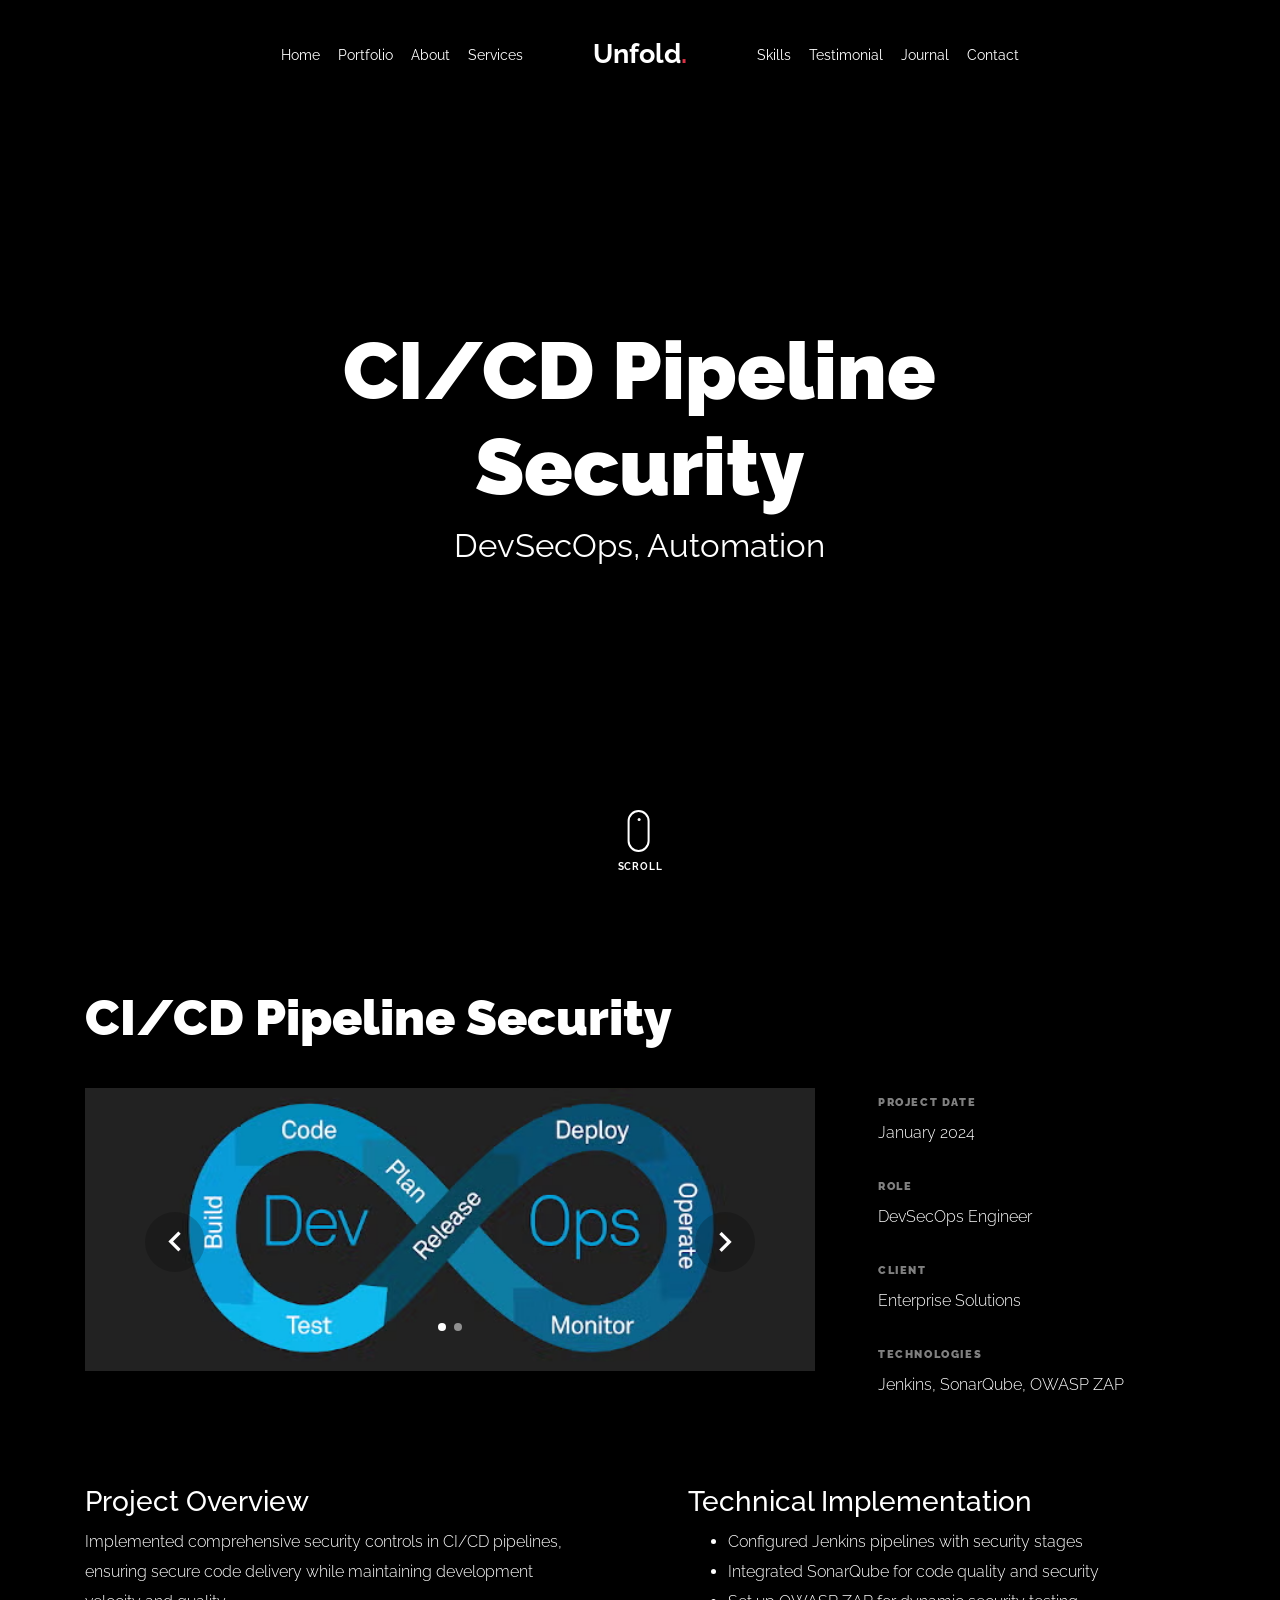
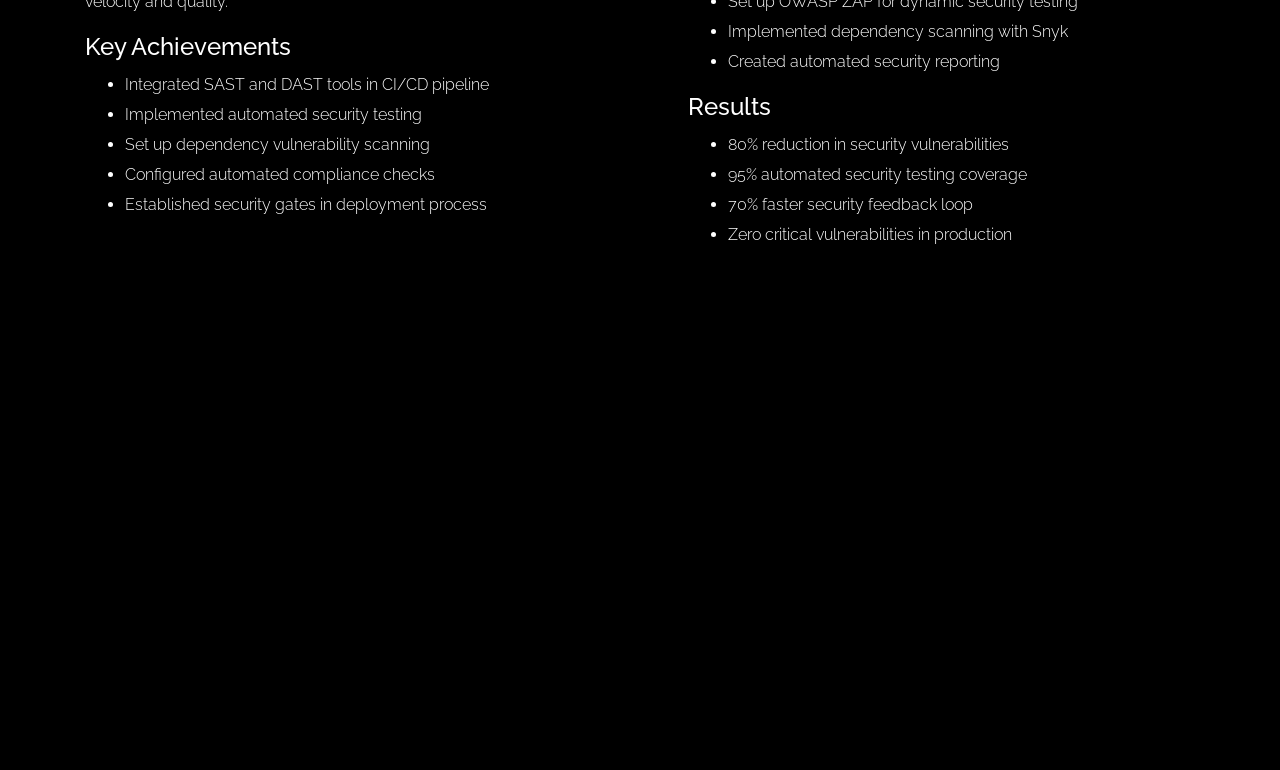
<file: portfolio-single-4.html>
<!doctype html>
<html lang="en">

<head>
  <title>CI/CD Pipeline Security - Portfolio</title>
  <meta charset="utf-8">
  <meta name="viewport" content="width=device-width, initial-scale=1, shrink-to-fit=no">
  
  <meta name="description" content="CI/CD Pipeline Security implementation showcasing DevSecOps and automation practices">
  <meta name="keywords" content="CI/CD, DevSecOps, Automation, Security">
  <meta name="author" content="Aniket">

  <link rel="stylesheet" href="css/vendor/icomoon/style.css">
  <link rel="stylesheet" href="css/vendor/owl.carousel.min.css">
  <link rel="stylesheet" href="css/vendor/aos.css">
  <link rel="stylesheet" href="css/vendor/animate.min.css">
  <link rel="stylesheet" href="css/vendor/bootstrap.min.css">
  <link rel="stylesheet" href="css/vendor/jquery.fancybox.min.css">

  <!-- Theme Style -->
  <link rel="stylesheet" href="css/style.css">

</head>

<body data-spy="scroll" data-target=".site-nav-target" data-offset="200">

  <nav class="unslate_co--site-mobile-menu">
    <div class="close-wrap d-flex">
      <a href="#" class="d-flex ml-auto js-menu-toggle">
        <span class="close-label">Close</span>
        <div class="close-times">
          <span class="bar1"></span>
          <span class="bar2"></span>
        </div>
      </a>
    </div>
    <div class="site-mobile-inner"></div>
  </nav>

  <div class="unslate_co--site-wrap">

    <div class="unslate_co--site-inner">

      <nav class="unslate_co--site-nav site-nav-target">

        <div class="container">

          <div class="row align-items-center justify-content-between text-left">
            <div class="col-md-5 text-right">
              <ul class="site-nav-ul js-clone-nav text-left d-none d-lg-inline-block">
                <li class="has-children">
                  <a href="index.html#home-section" class="nav-link">Home</a>
                  <ul class="dropdown">
                    <li>
                      <a href="index.html">Hero Image BG</a>
                    </li>
                    <li>
                      <a href="index-video.html">Video BG</a>
                    </li>
                    <li>
                      <a href="index-hero-slider.html">Hero Slider</a>
                    </li>
                    <li>
                      <a href="index-sidebar-menu.html">Sidebar Menu</a>
                    </li>
                    <li>
                      <a href="index-right-menu.html">Right Menu</a>
                    </li>
                  </ul>
                </li>
                <li><a href="index.html#portfolio-section" class="nav-link">Portfolio</a></li>
                <li><a href="index.html#about-section" class="nav-link">About</a></li>
                <li><a href="index.html#services-section" class="nav-link">Services</a></li>
              </ul>
            </div>
            <div class="site-logo pos-absolute">
              <a href="index.html" class="unslate_co--site-logo">Unfold<span>.</span></a>
            </div>
            <div class="col-md-5 text-right text-lg-left">
              <ul class="site-nav-ul js-clone-nav text-left d-none d-lg-inline-block">
                <li><a href="index.html#skills-section" class="nav-link">Skills</a></li>
                <li><a href="index.html#testimonial-section" class="nav-link">Testimonial</a></li>
                <li><a href="index.html#journal-section" class="nav-link">Journal</a></li>
                <li><a href="index.html#contact-section" class="nav-link">Contact</a></li>
              </ul>

              <ul class="site-nav-ul-none-onepage text-right d-inline-block d-lg-none">
                <li><a href="#" class="js-menu-toggle">Menu</a></li>
              </ul>

            </div>
          </div>
        </div>

      </nav>
      <!-- END nav -->

      <div class="cover-v1 gradient-bottom-black jarallax">
        <div class="container">
          <div class="row align-items-center">

            <div class="col-md-10 mx-auto text-center">
              <h1 class="heading" data-aos="fade-up">CI/CD Pipeline Security</h1>
              <h2 class="subheading" data-aos="fade-up" data-aos-delay="100">DevSecOps, Automation</h2>
            </div>

          </div>
        </div>

        <!-- dov -->
        <a href="#portfolio-single-section" class="mouse-wrap smoothscroll">
          <span class="mouse">
            <span class="scroll"></span>
          </span>
          <span class="mouse-label">Scroll</span>
        </a>

      </div>
      <!-- END .cover-v1 -->

      <div class="container">
        <div class="portfolio-single-wrap unslate_co--section" id="portfolio-single-section">
          <div class="portfolio-single-inner">

            <h2 class="heading-portfolio-single-h2">CI/CD Pipeline Security</h2>

            <div class="row justify-content-between align-items-stretch">

              <div class="col-lg-8">
                <div class="owl-carousel single-slider">
                  <figure class="mb-4">
                    <img src="images/work_3_full.avif" alt="CI/CD Pipeline Security" class="img-fluid">
                  </figure>
                  <figure class="mb-4">
                    <img src="images/work_3_a_full.webp" alt="CI/CD Pipeline Security" class="img-fluid">
                  </figure>
                </div>
              </div>
              <div class="col-lg-4 pl-lg-5">
                <div class="unslate_co--sticky">
                  <div class="row">
                    <div class="col-md-12 mb-4">
                      <div class="detail-v1">
                        <span class="detail-label">Project Date</span>
                        <span class="detail-val">January 2024</span>
                      </div>
                    </div>
                    <div class="col-md-12 mb-4">
                      <div class="detail-v1">
                        <span class="detail-label">Role</span>
                        <span class="detail-val">DevSecOps Engineer</span>
                      </div>
                    </div>
                    <div class="col-md-12 mb-4">
                      <div class="detail-v1">
                        <span class="detail-label">Client</span>
                        <span class="detail-val">Enterprise Solutions</span>
                      </div>
                    </div>
                    <div class="col-md-12 mb-4">
                      <div class="detail-v1">
                        <span class="detail-label">Technologies</span>
                        <span class="detail-val">Jenkins, SonarQube, OWASP ZAP</span>
                      </div>
                    </div>
                  </div>
                </div> 
              </div>

            </div>

            <div class="row justify-content-between mb-5">
              <div class="col-md-6 pr-md-5">
                <h3>Project Overview</h3>
                <p>Implemented comprehensive security controls in CI/CD pipelines, ensuring secure code delivery while maintaining development velocity and quality.</p>
                
                <h4>Key Achievements</h4>
                <ul>
                  <li>Integrated SAST and DAST tools in CI/CD pipeline</li>
                  <li>Implemented automated security testing</li>
                  <li>Set up dependency vulnerability scanning</li>
                  <li>Configured automated compliance checks</li>
                  <li>Established security gates in deployment process</li>
                </ul>
              </div>
              <div class="col-md-6 pl-md-5">
                <h3>Technical Implementation</h3>
                <ul>
                  <li>Configured Jenkins pipelines with security stages</li>
                  <li>Integrated SonarQube for code quality and security</li>
                  <li>Set up OWASP ZAP for dynamic security testing</li>
                  <li>Implemented dependency scanning with Snyk</li>
                  <li>Created automated security reporting</li>
                </ul>

                <h4>Results</h4>
                <ul>
                  <li>80% reduction in security vulnerabilities</li>
                  <li>95% automated security testing coverage</li>
                  <li>70% faster security feedback loop</li>
                  <li>Zero critical vulnerabilities in production</li>
                </ul>
              </div>
            </div>

          </div>
        </div>
      </div>
    </div> 

    <footer class="unslate_co--footer unslate_co--section">
      <div class="container">
        <div class="row justify-content-center">
          <div class="col-md-7">

            <div class="footer-site-logo"><a href="#">Unfold<span>.</span></a></div>

            <ul class="footer-site-social">
              <li><a href="#">Facebook</a></li>
              <li><a href="#">Twitter</a></li>
              <li><a href="#">Instagram</a></li>
              <li><a href="#">Dribbble</a></li>
              <li><a href="#">Behance</a></li>
            </ul>

            <p class="site-copyright">
                
                <!-- Link back to Colorlib can't be removed. Template is licensed under CC BY 3.0. -->
                Copyright &copy;
                <script>
                  document.write(new Date().getFullYear());
                </script> All rights reserved | This template is made with <i class="icon-heart"
                  aria-hidden="true"></i> by <a href="https://colorlib.com" target="_blank">Colorlib</a>
                <!-- Link back to Colorlib can't be removed. Template is licensed under CC BY 3.0. -->
              
              </p>

          </div>
        </div>
      </div>
    </footer>

  </div>

  <!-- Loader -->
  <div id="unslate_co--overlayer"></div>
  <div class="site-loader-wrap">
    <div class="site-loader"></div>
  </div>

  <script src="js/scripts-dist.js"></script>
  <script src="js/main.js"></script>

  
</body>

</html>
</file>
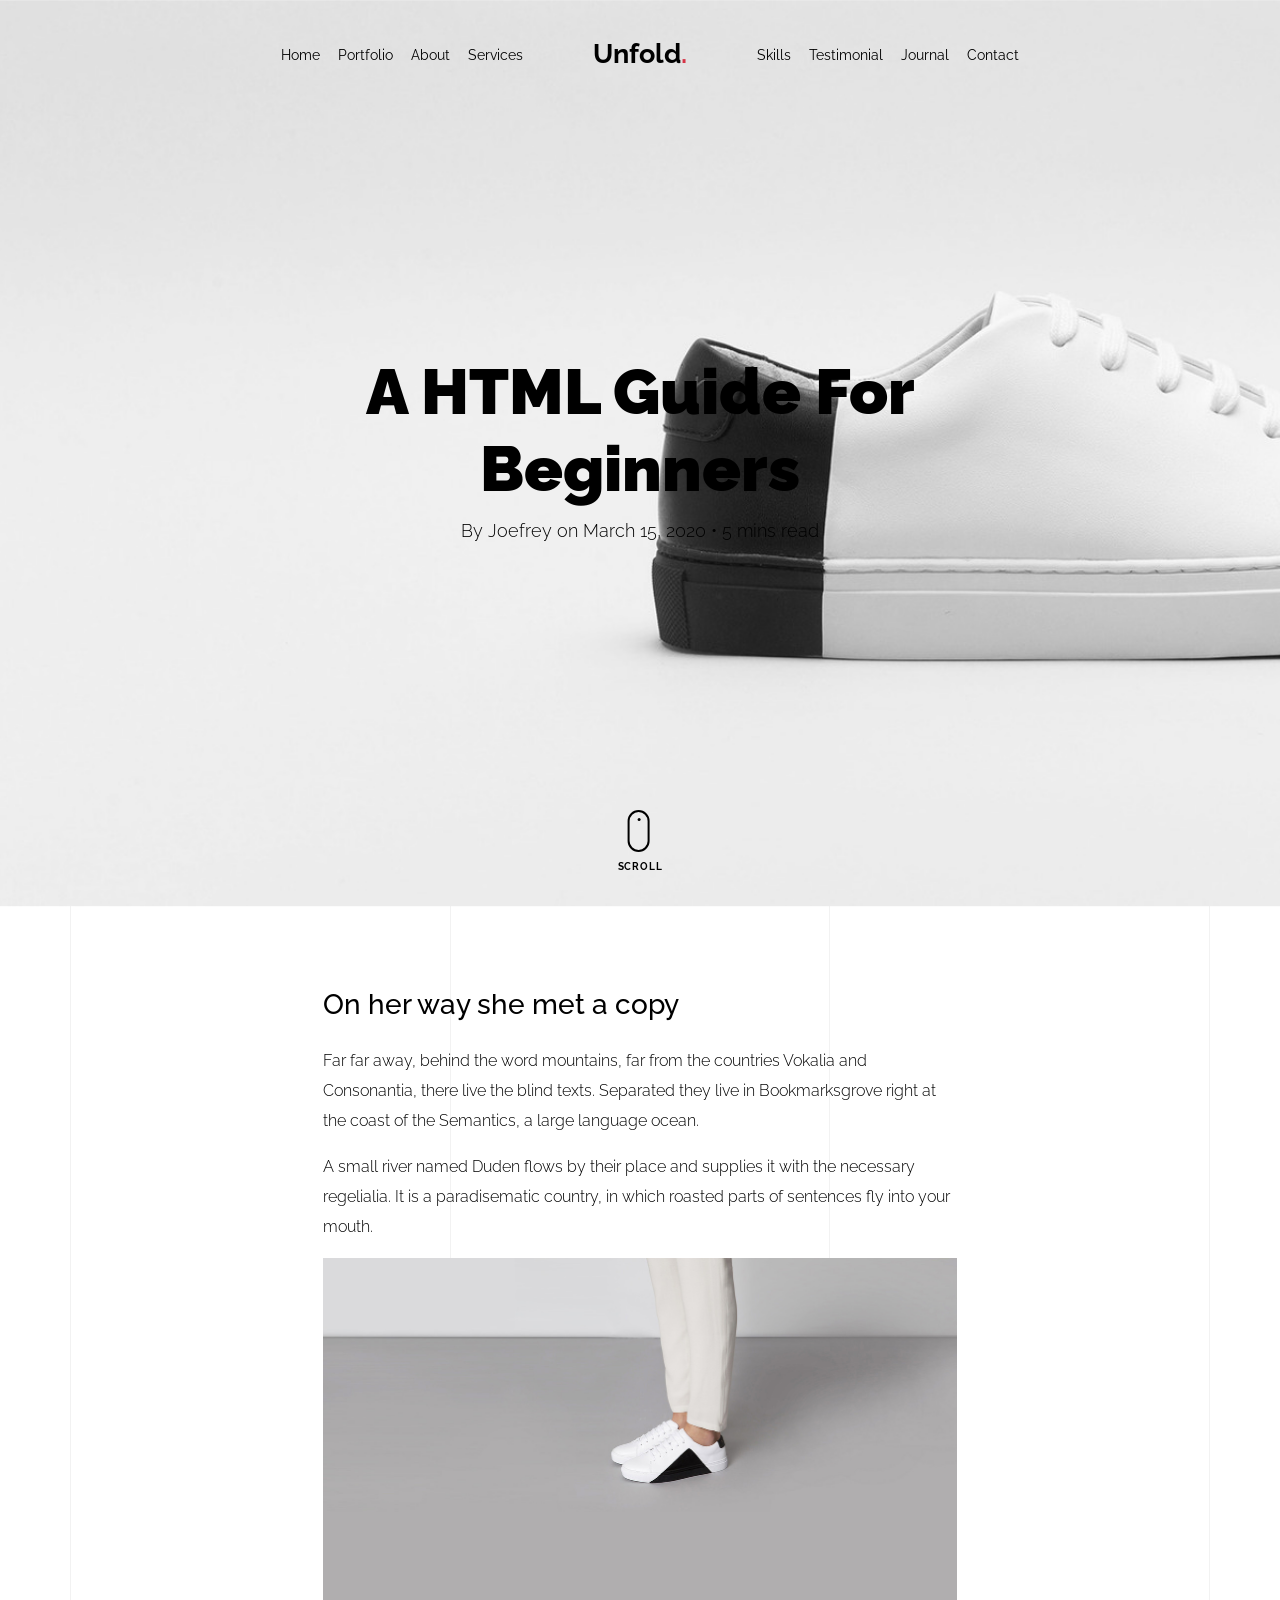
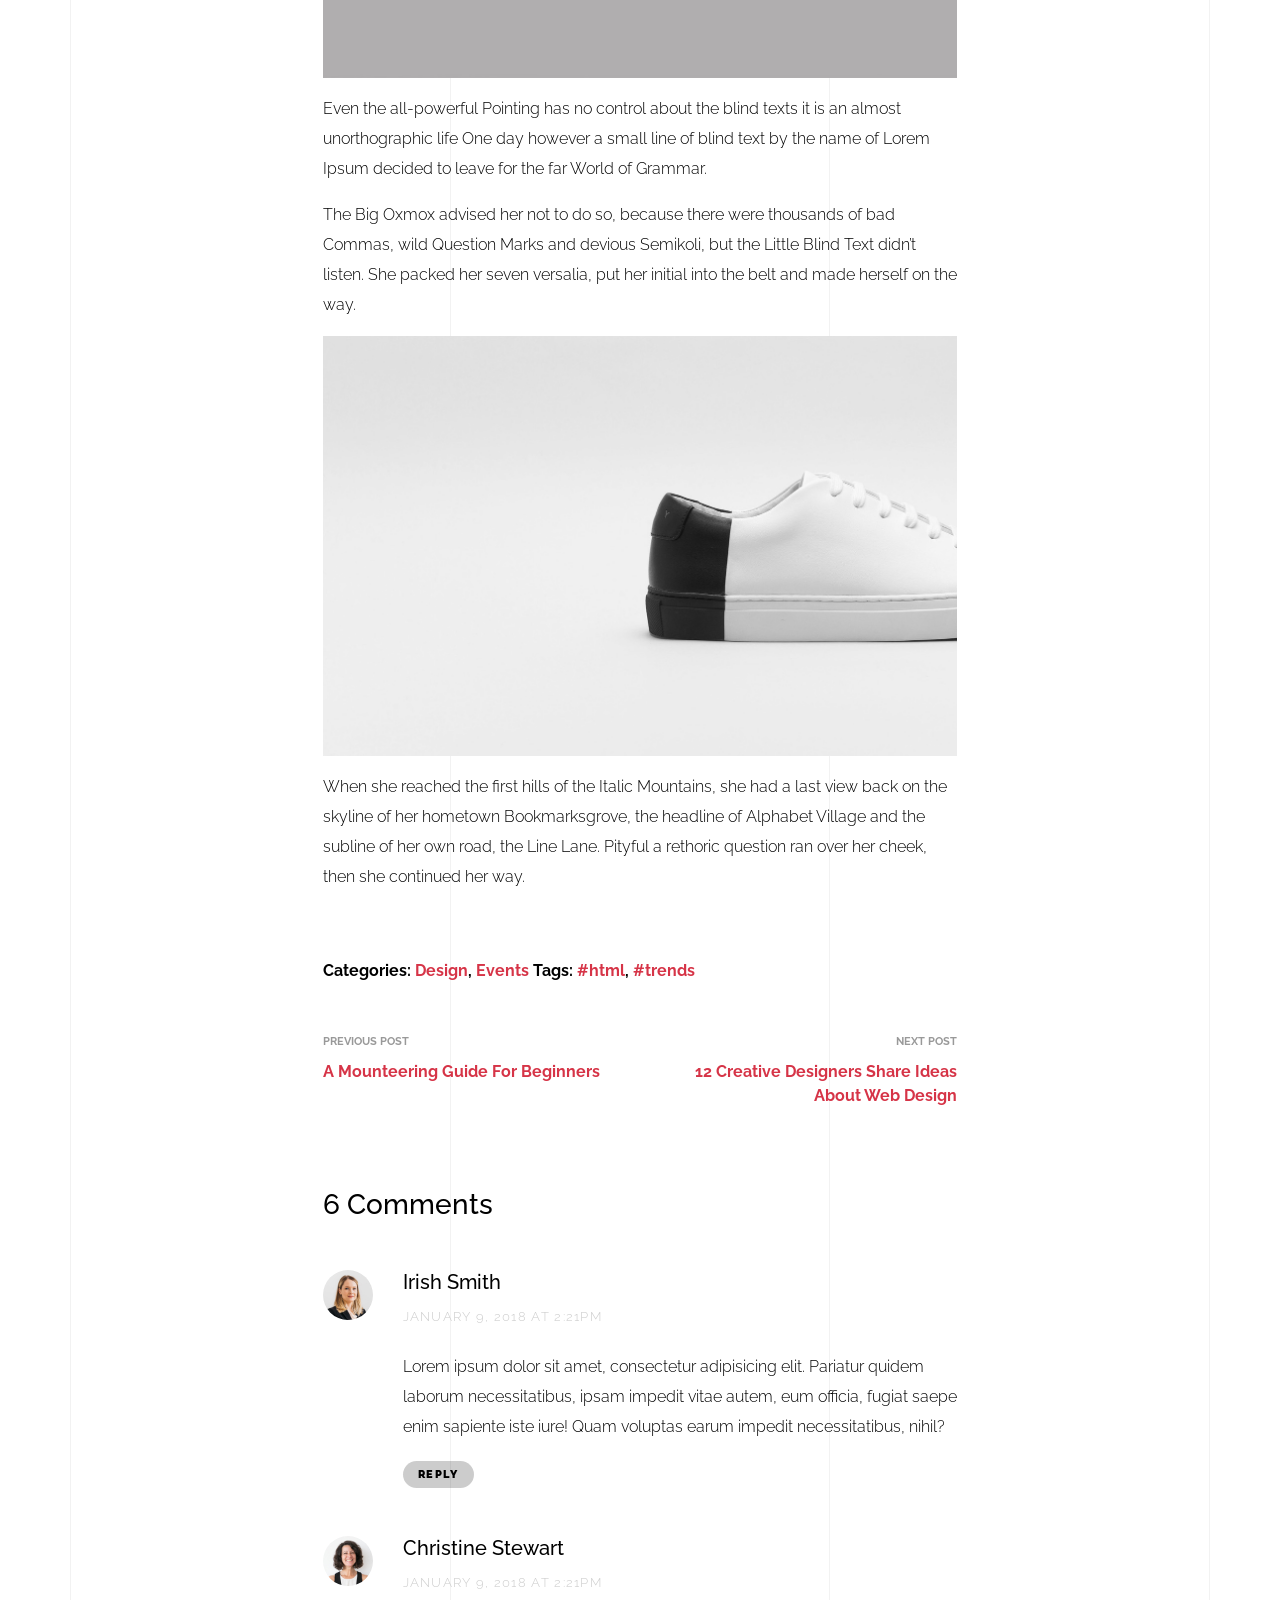
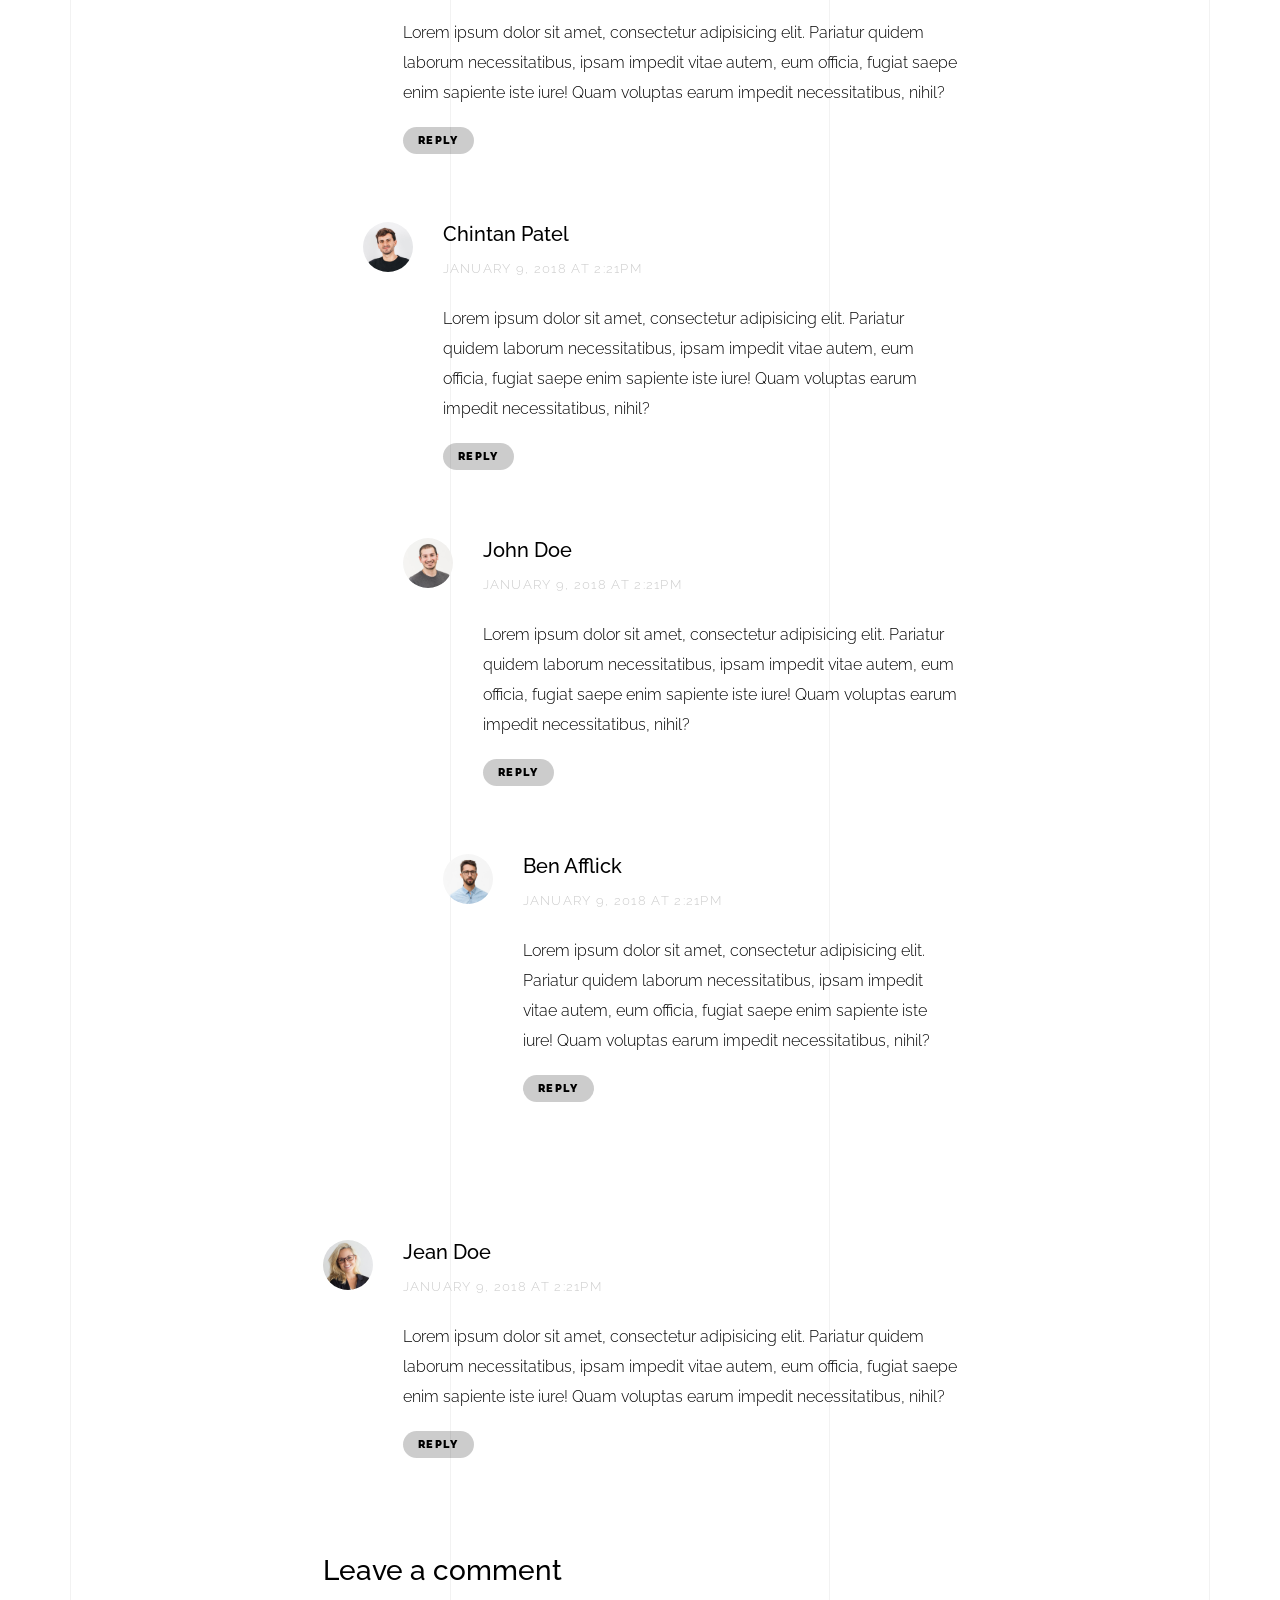
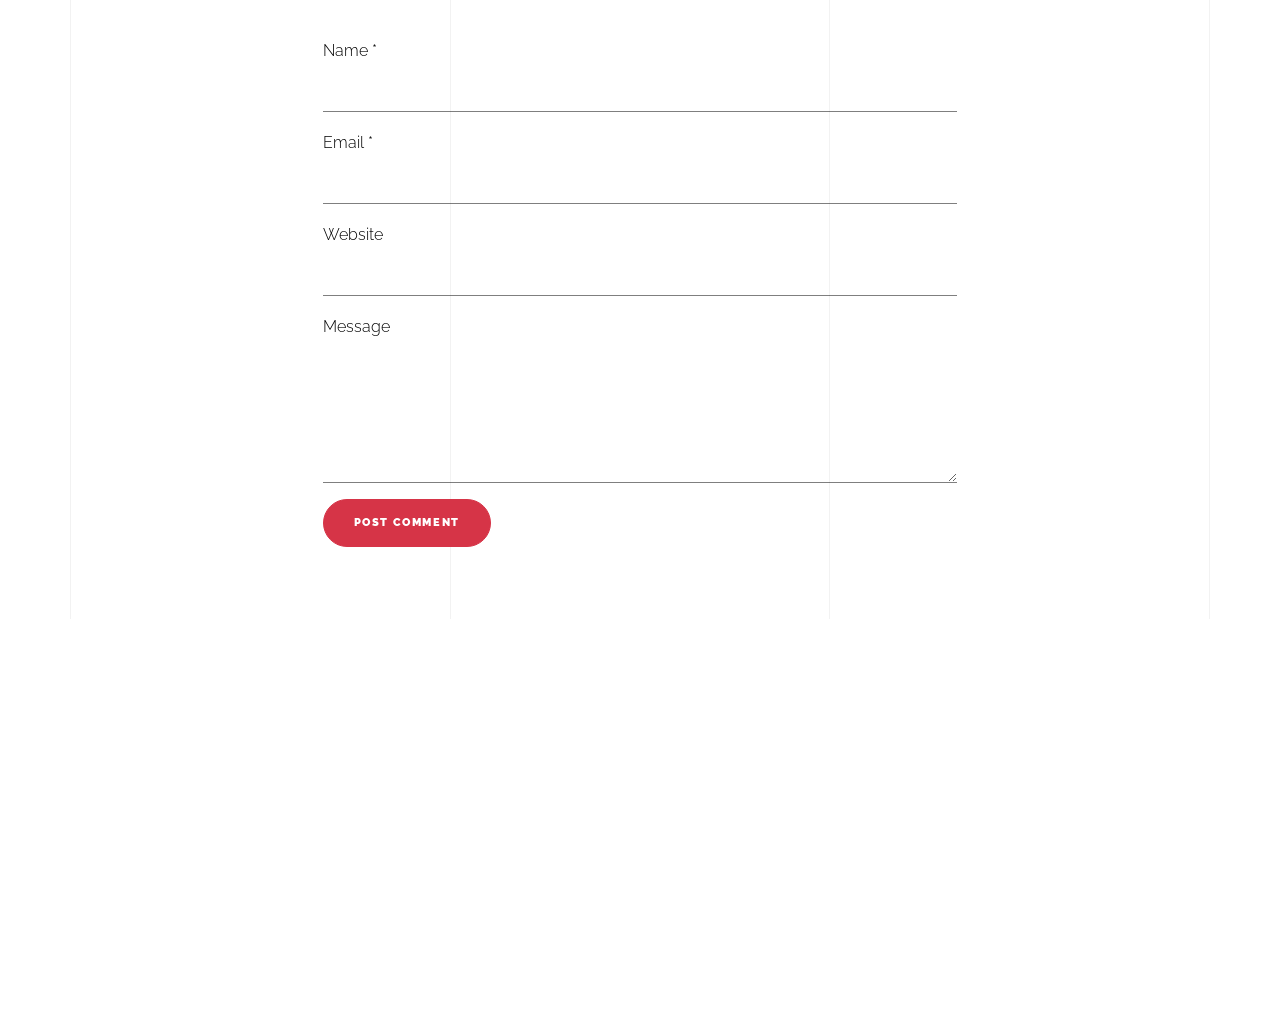
<file: light/blog-single.html>
<!doctype html>
<html lang="en">
  <head>
    <title>Unfold &mdash; A onepage portfolio HTML template by Unslate.co</title>
    <meta charset="utf-8">
    <meta name="viewport" content="width=device-width, initial-scale=1, shrink-to-fit=no">

    <meta name="description" content="A onepage portfolio HTML template by Unslate.co">
    <meta name="keywords" content="html, css, javascript, jquery">
    <meta name="author" content="Unslate.co">

    <link rel="stylesheet" href="css/vendor/icomoon/style.css">
    <link rel="stylesheet" href="css/vendor/owl.carousel.min.css">
    <link rel="stylesheet" href="css/vendor/aos.css">
    <link rel="stylesheet" href="css/vendor/animate.min.css">
    <link rel="stylesheet" href="css/vendor/bootstrap.min.css">
    <link rel="stylesheet" href="css/vendor/jquery.fancybox.min.css">
    

    <!-- Theme Style -->
    <link rel="stylesheet" href="css/style.css">

  </head>
  <body data-spy="scroll" data-target=".site-nav-target" data-offset="200">

    <nav class="unslate_co--site-mobile-menu">
      <div class="close-wrap d-flex">
        <a href="#" class="d-flex ml-auto js-menu-toggle">
          <span class="close-label">Close</span>
          <div class="close-times">
            <span class="bar1"></span>
            <span class="bar2"></span>
          </div>
        </a>
      </div>
      <div class="site-mobile-inner"></div>
    </nav>


    <div class="unslate_co--site-wrap">

      <div class="unslate_co--site-inner">

        <div class="lines-wrap">
          <div class="lines-inner">
            <div class="lines"></div>
          </div>
        </div>
        <!-- END lines -->
      
      <nav class="unslate_co--site-nav dark site-nav-target">

        <div class="container">
        
          <div class="row align-items-center justify-content-between text-left">
            <div class="col-md-5 text-right">
              <ul class="site-nav-ul js-clone-nav text-left d-none d-lg-inline-block">
                <li class="has-children">
                  <a href="index.html#home-section" class="nav-link">Home</a>
                  <ul class="dropdown">
                    <li>
                      <a href="index.html">Hero Image BG</a>
                    </li>
                    <li>
                      <a href="index-video.html">Video BG</a>
                    </li>
                    <li>
                      <a href="index-hero-slider.html">Hero Slider</a>
                    </li>
                    <li>
                      <a href="index-sidebar-menu.html">Sidebar Menu</a>
                    </li>
                    <li>
                      <a href="index-right-menu.html">Right Menu</a>
                    </li>
                  </ul>
                </li>
                <li><a href="index.html#portfolio-section" class="nav-link">Portfolio</a></li>
                <li><a href="index.html#about-section" class="nav-link">About</a></li>
                <li><a href="index.html#services-section" class="nav-link">Services</a></li>
              </ul>
            </div>
            <div class="site-logo pos-absolute">
              <a href="index.html" class="unslate_co--site-logo">Unfold<span>.</span></a>
            </div>
            <div class="col-md-5 text-right text-lg-left">
              <ul class="site-nav-ul js-clone-nav text-left d-none d-lg-inline-block">
                <li><a href="index.html#skills-section" class="nav-link">Skills</a></li>
                <li><a href="index.html#testimonial-section" class="nav-link">Testimonial</a></li>
                <li><a href="index.html#journal-section" class="nav-link active">Journal</a></li>
                <li><a href="index.html#contact-section" class="nav-link">Contact</a></li>
              </ul>

              <ul class="site-nav-ul-none-onepage text-right d-inline-block d-lg-none">
                <li><a href="#" class="js-menu-toggle">Menu</a></li>
              </ul>

            </div>
          </div>
        </div>

      </nav>
      <!-- END nav -->

      <div class="cover-v1 jarallax" style="background-image: url('images/work_1_full.jpg');">
        <div class="container">
          <div class="row align-items-center">
              
            <div class="col-md-8 mx-auto text-center">
              <h1 class="blog-heading" data-aos="fade-up" data-aos-delay="0">A HTML Guide For Beginners</h1>
              <div class="post-meta" data-aos="fade-up" data-aos-delay="100">By Joefrey on March 15, 2020 &bullet; 5 mins read</div>
            </div>

          </div>
        </div>


        <!-- dov -->
        <a href="#blog-single-section" class="mouse-wrap dark smoothscroll">
          <span class="mouse">
            <span class="scroll"></span>
          </span>
          <span class="mouse-label">Scroll</span>
        </a>

      </div>
      <!-- END .cover-v1 -->

      <div class="unslate_co--section" id="blog-single-section">
        <div class="container">
          <div class="row justify-content-center">
            <div class="col-md-7">
              <h3 class="mb-4">On her way she met a copy</h3>
              <p>Far far away, behind the word mountains, far from the countries Vokalia and Consonantia, there live the blind texts. Separated they live in Bookmarksgrove right at the coast of the Semantics, a large language ocean.</p>
              <p>A small river named Duden flows by their place and supplies it with the necessary regelialia. It is a paradisematic country, in which roasted parts of sentences fly into your mouth.</p>
              <p><img src="images/work_1_a_full.jpg" alt="Image" class="img-fluid"></p>
              <p>Even the all-powerful Pointing has no control about the blind texts it is an almost unorthographic life One day however a small line of blind text by the name of Lorem Ipsum decided to leave for the far World of Grammar.</p>
              <p>The Big Oxmox advised her not to do so, because there were thousands of bad Commas, wild Question Marks and devious Semikoli, but the Little Blind Text didn’t listen. She packed her seven versalia, put her initial into the belt and made herself on the way.</p>
              <p><img src="images/work_1_full.jpg" alt="Image" class="img-fluid"></p>
              <p>When she reached the first hills of the Italic Mountains, she had a last view back on the skyline of her hometown Bookmarksgrove, the headline of Alphabet Village and the subline of her own road, the Line Lane. Pityful a rethoric question ran over her cheek, then she continued her way.</p>


              <div class="pt-5 categories_tags ">
                <p>Categories:  <a href="#">Design</a>, <a href="#">Events</a>  Tags: <a href="#">#html</a>, <a href="#">#trends</a></p>
              </div>

              <div class="post-single-navigation d-flex align-items-stretch">
                <a href="#" class="mr-auto w-50 pr-4">
                  <span class="d-block">Previous Post</span>
                  A Mounteering Guide For Beginners
                </a>
                <a href="#" class="ml-auto w-50 text-right pl-4">
                  <span class="d-block">Next Post</span>
                  12 Creative Designers Share Ideas About Web Design
                </a>
              </div>


            <div class="pt-5">
              <h3 class="mb-5">6 Comments</h3>
              <ul class="comment-list">
                <li class="comment">
                  <div class="vcard bio">
                    <img src="images/person_woman_2.jpg" alt="Image placeholder">
                  </div>
                  <div class="comment-body">
                    <h3>Irish Smith</h3>
                    <div class="meta">January 9, 2018 at 2:21pm</div>
                    <p>Lorem ipsum dolor sit amet, consectetur adipisicing elit. Pariatur quidem laborum necessitatibus, ipsam impedit vitae autem, eum officia, fugiat saepe enim sapiente iste iure! Quam voluptas earum impedit necessitatibus, nihil?</p>
                    <p><a href="#" class="reply">Reply</a></p>
                  </div>
                </li>

                <li class="comment">
                  <div class="vcard bio">
                    <img src="images/person_woman_1.jpg" alt="Image placeholder">
                  </div>
                  <div class="comment-body">
                    <h3>Christine Stewart</h3>
                    <div class="meta">January 9, 2018 at 2:21pm</div>
                    <p>Lorem ipsum dolor sit amet, consectetur adipisicing elit. Pariatur quidem laborum necessitatibus, ipsam impedit vitae autem, eum officia, fugiat saepe enim sapiente iste iure! Quam voluptas earum impedit necessitatibus, nihil?</p>
                    <p><a href="#" class="reply">Reply</a></p>
                  </div>

                  <ul class="children">
                    <li class="comment">
                      <div class="vcard bio">
                        <img src="images/person_man_3.jpg" alt="Image placeholder">
                      </div>
                      <div class="comment-body">
                        <h3>Chintan Patel</h3>
                        <div class="meta">January 9, 2018 at 2:21pm</div>
                        <p>Lorem ipsum dolor sit amet, consectetur adipisicing elit. Pariatur quidem laborum necessitatibus, ipsam impedit vitae autem, eum officia, fugiat saepe enim sapiente iste iure! Quam voluptas earum impedit necessitatibus, nihil?</p>
                        <p><a href="#" class="reply">Reply</a></p>
                      </div>


                      <ul class="children">
                        <li class="comment">
                          <div class="vcard bio">
                            <img src="images/person_man_2.jpg" alt="Image placeholder">
                          </div>
                          <div class="comment-body">
                            <h3>John Doe</h3>
                            <div class="meta">January 9, 2018 at 2:21pm</div>
                            <p>Lorem ipsum dolor sit amet, consectetur adipisicing elit. Pariatur quidem laborum necessitatibus, ipsam impedit vitae autem, eum officia, fugiat saepe enim sapiente iste iure! Quam voluptas earum impedit necessitatibus, nihil?</p>
                            <p><a href="#" class="reply">Reply</a></p>
                          </div>

                            <ul class="children">
                              <li class="comment">
                                <div class="vcard bio">
                                  <img src="images/person_man_1.jpg" alt="Image placeholder">
                                </div>
                                <div class="comment-body">
                                  <h3>Ben Afflick</h3>
                                  <div class="meta">January 9, 2018 at 2:21pm</div>
                                  <p>Lorem ipsum dolor sit amet, consectetur adipisicing elit. Pariatur quidem laborum necessitatibus, ipsam impedit vitae autem, eum officia, fugiat saepe enim sapiente iste iure! Quam voluptas earum impedit necessitatibus, nihil?</p>
                                  <p><a href="#" class="reply">Reply</a></p>
                                </div>
                              </li>
                            </ul>
                        </li>
                      </ul>
                    </li>
                  </ul>
                </li>

                <li class="comment">
                  <div class="vcard bio">
                    <img src="images/person_woman_3.jpg" alt="Image placeholder">
                  </div>
                  <div class="comment-body">
                    <h3>Jean Doe</h3>
                    <div class="meta">January 9, 2018 at 2:21pm</div>
                    <p>Lorem ipsum dolor sit amet, consectetur adipisicing elit. Pariatur quidem laborum necessitatibus, ipsam impedit vitae autem, eum officia, fugiat saepe enim sapiente iste iure! Quam voluptas earum impedit necessitatibus, nihil?</p>
                    <p><a href="#" class="reply">Reply</a></p>
                  </div>
                </li>
              </ul>
              <!-- END comment-list -->
              
              <div class="comment-form-wrap pt-5">
                <h3 class="mb-5">Leave a comment</h3>
                <form action="#" class="">
                  <div class="form-group">
                    <label for="name">Name *</label>
                    <input type="text" class="form-control" id="name">
                  </div>
                  <div class="form-group">
                    <label for="email">Email *</label>
                    <input type="email" class="form-control" id="email">
                  </div>
                  <div class="form-group">
                    <label for="website">Website</label>
                    <input type="url" class="form-control" id="website">
                  </div>

                  <div class="form-group">
                    <label for="message">Message</label>
                    <textarea name="message" id="message" cols="30" rows="5" class="form-control"></textarea>
                  </div>
                  <div class="form-group">
                    <input type="submit" value="Post Comment" class="btn btn-primary btn-md">
                  </div>

                </form>
              </div>
            </div>
            </div>
          </div>
        </div>
      </div>

      
      </div>

      <footer class="unslate_co--footer unslate_co--section">
        <div class="container">
          <div class="row justify-content-center">
            <div class="col-md-7">
              
              <div class="footer-site-logo"><a href="#">Unfold<span>.</span></a></div>

              <ul class="footer-site-social">
                <li><a href="#">Facebook</a></li>
                <li><a href="#">Twitter</a></li>
                <li><a href="#">Instagram</a></li>
                <li><a href="#">Dribbble</a></li>
                <li><a href="#">Behance</a></li>
              </ul>

              <p class="site-copyright">
                <small>&copy; 2020 <a href="#">Unfold</a>. All Rights Reserved. Design with <span class="icon-heart text-danger"></span> by <a href="#">Unslate.co</a>.</small>
              </p>

            </div>
          </div>
        </div>
      </footer>

      
    </div>

    <!-- Loader -->
    <div id="unslate_co--overlayer"></div>
    <div class="site-loader-wrap">
      <div class="site-loader dark"></div>
    </div>

    <script src="js/scripts-dist.js"></script>
    <script src="js/main.js"></script>

    <!-- Global site tag (gtag.js) - Google Analytics -->
<script async src="https://www.googletagmanager.com/gtag/js?id=UA-157808202-1"></script>
<script>
  window.dataLayer = window.dataLayer || [];
  function gtag(){dataLayer.push(arguments);}
  gtag('js', new Date());

  gtag('config', 'UA-157808202-1');
</script>

  </body>
</html>
</file>
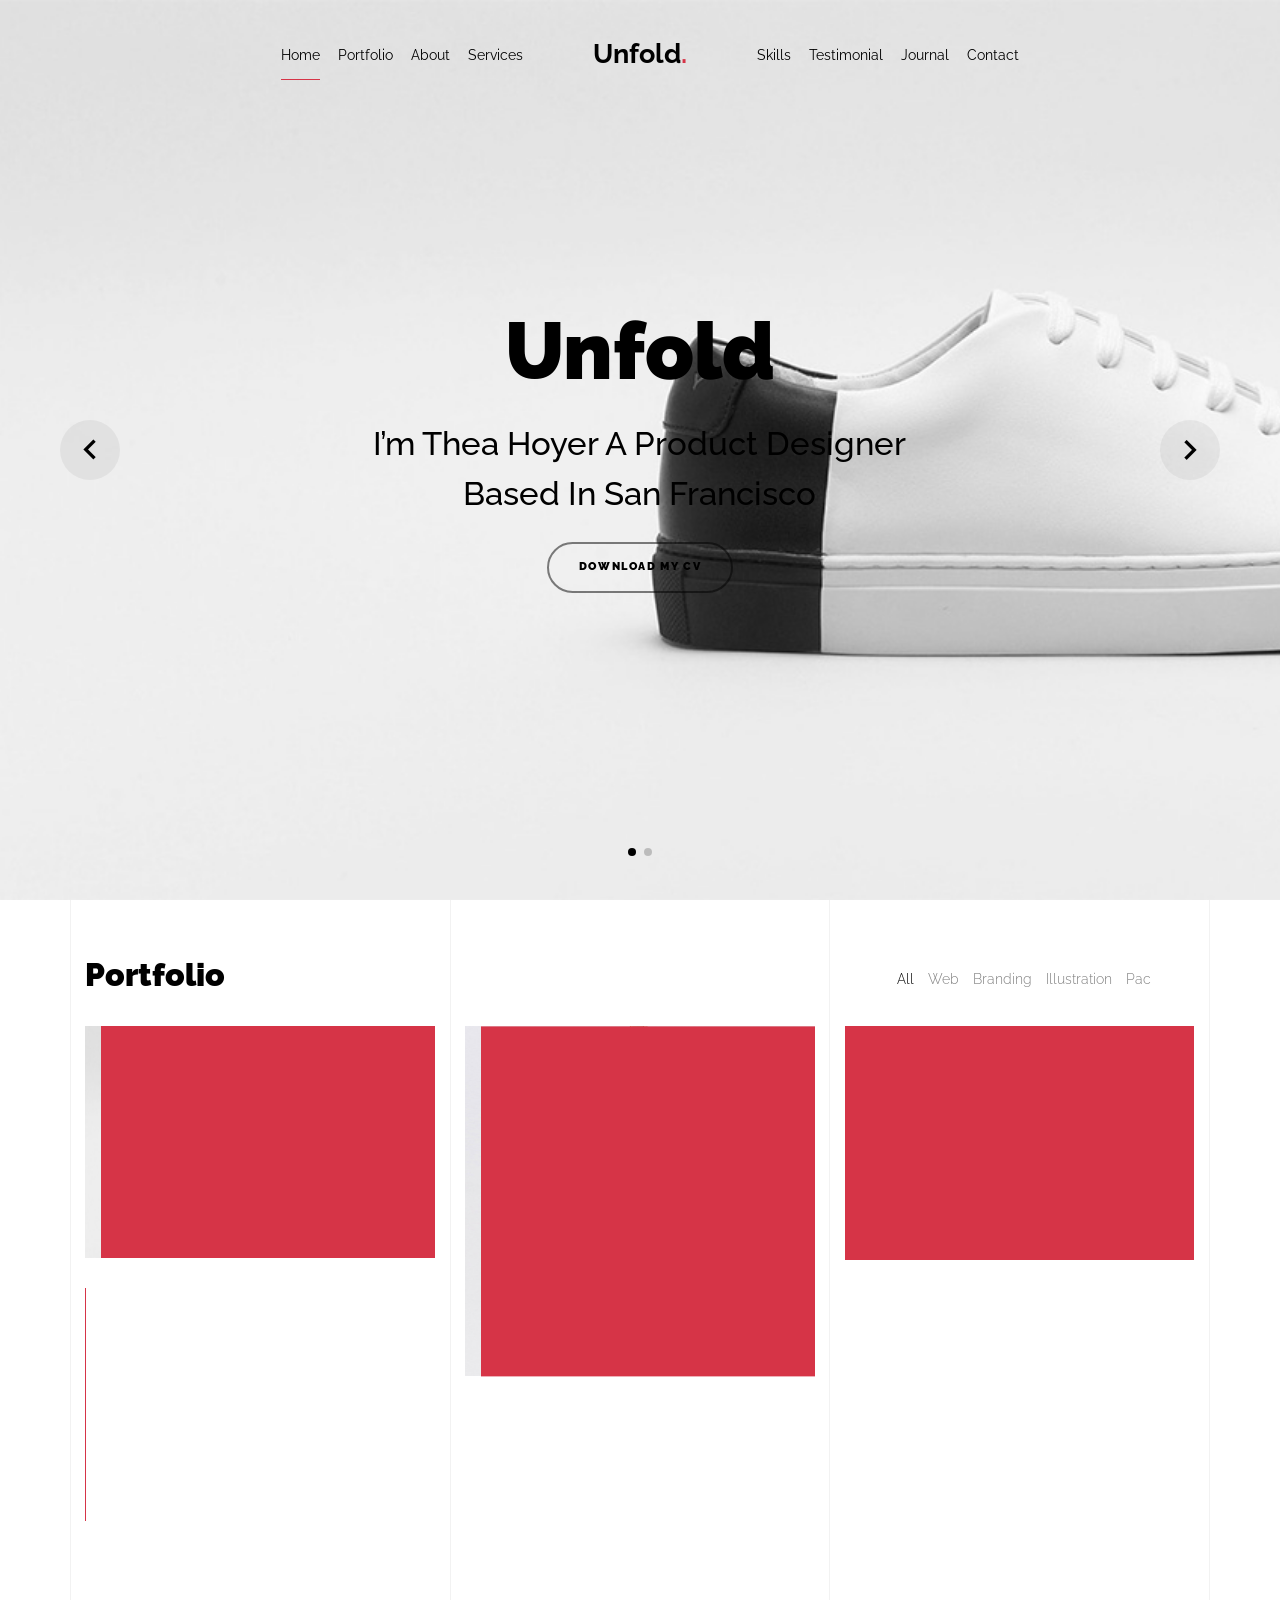
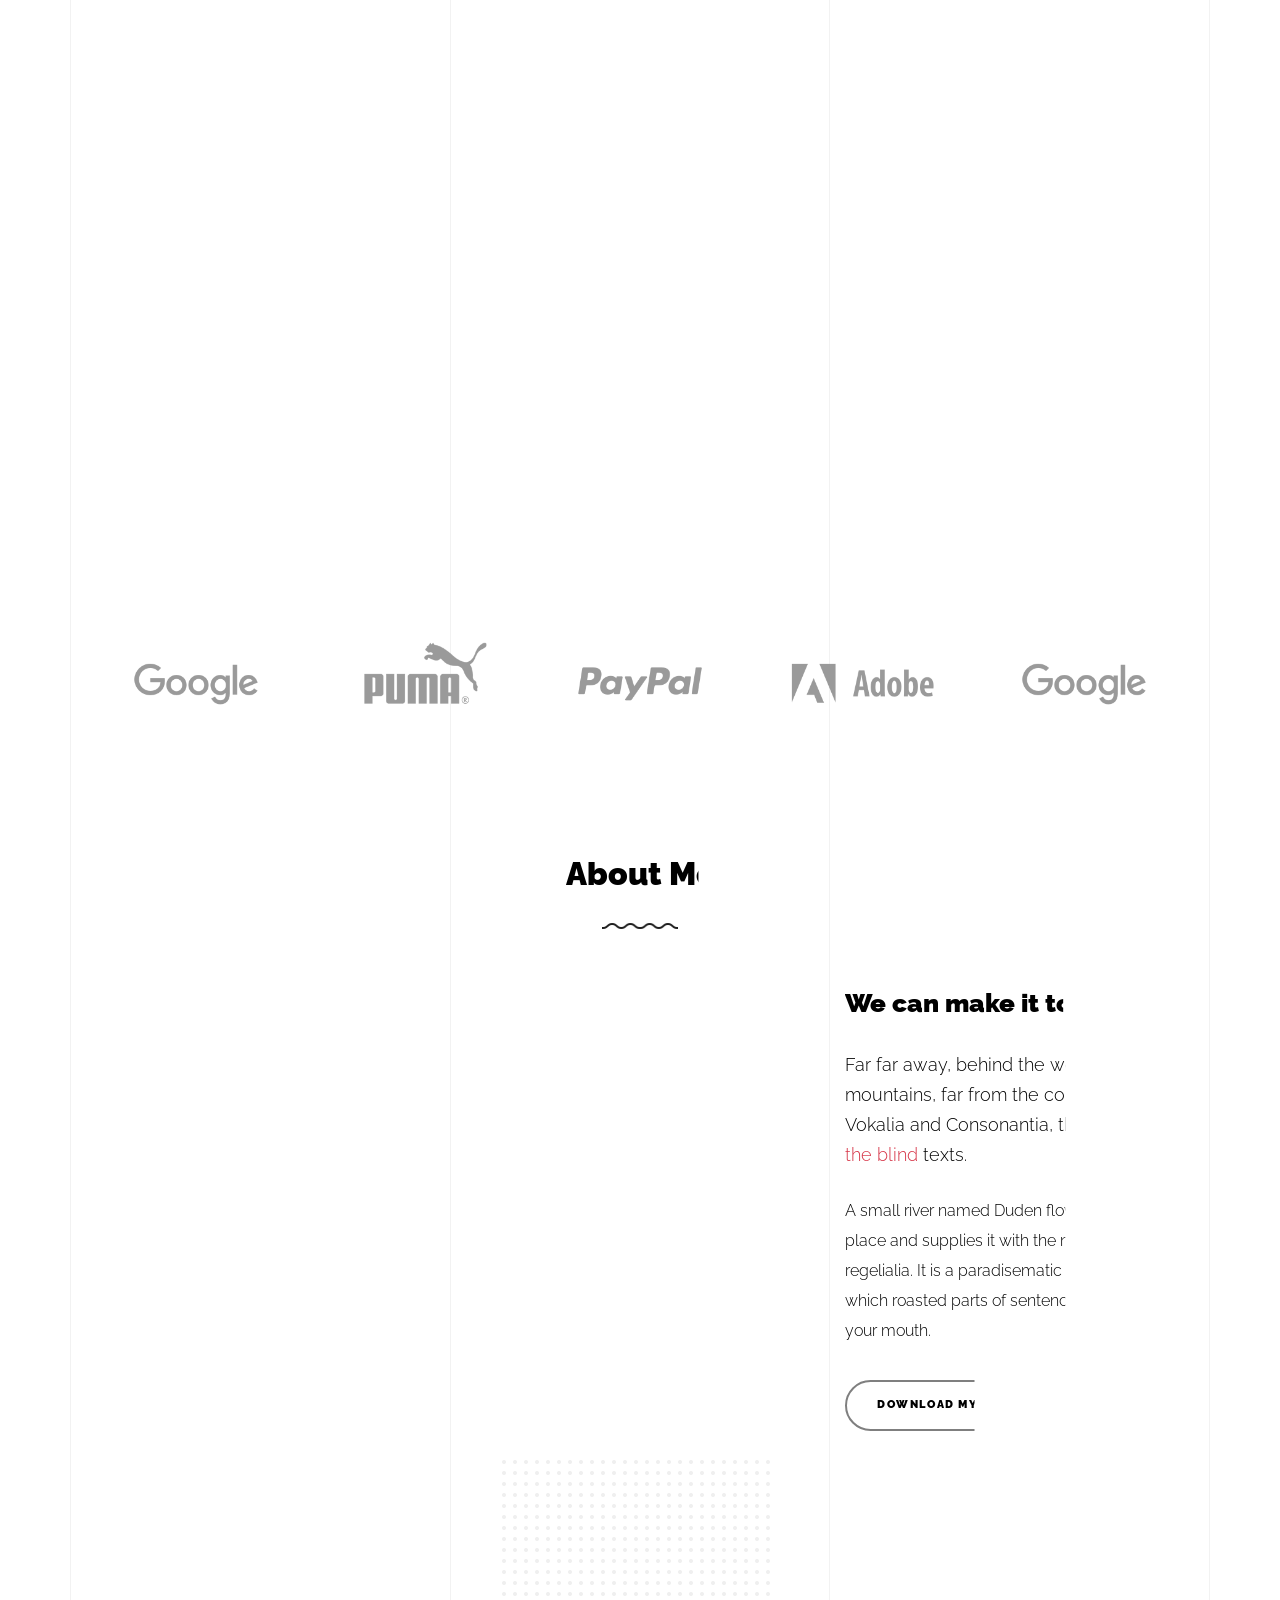
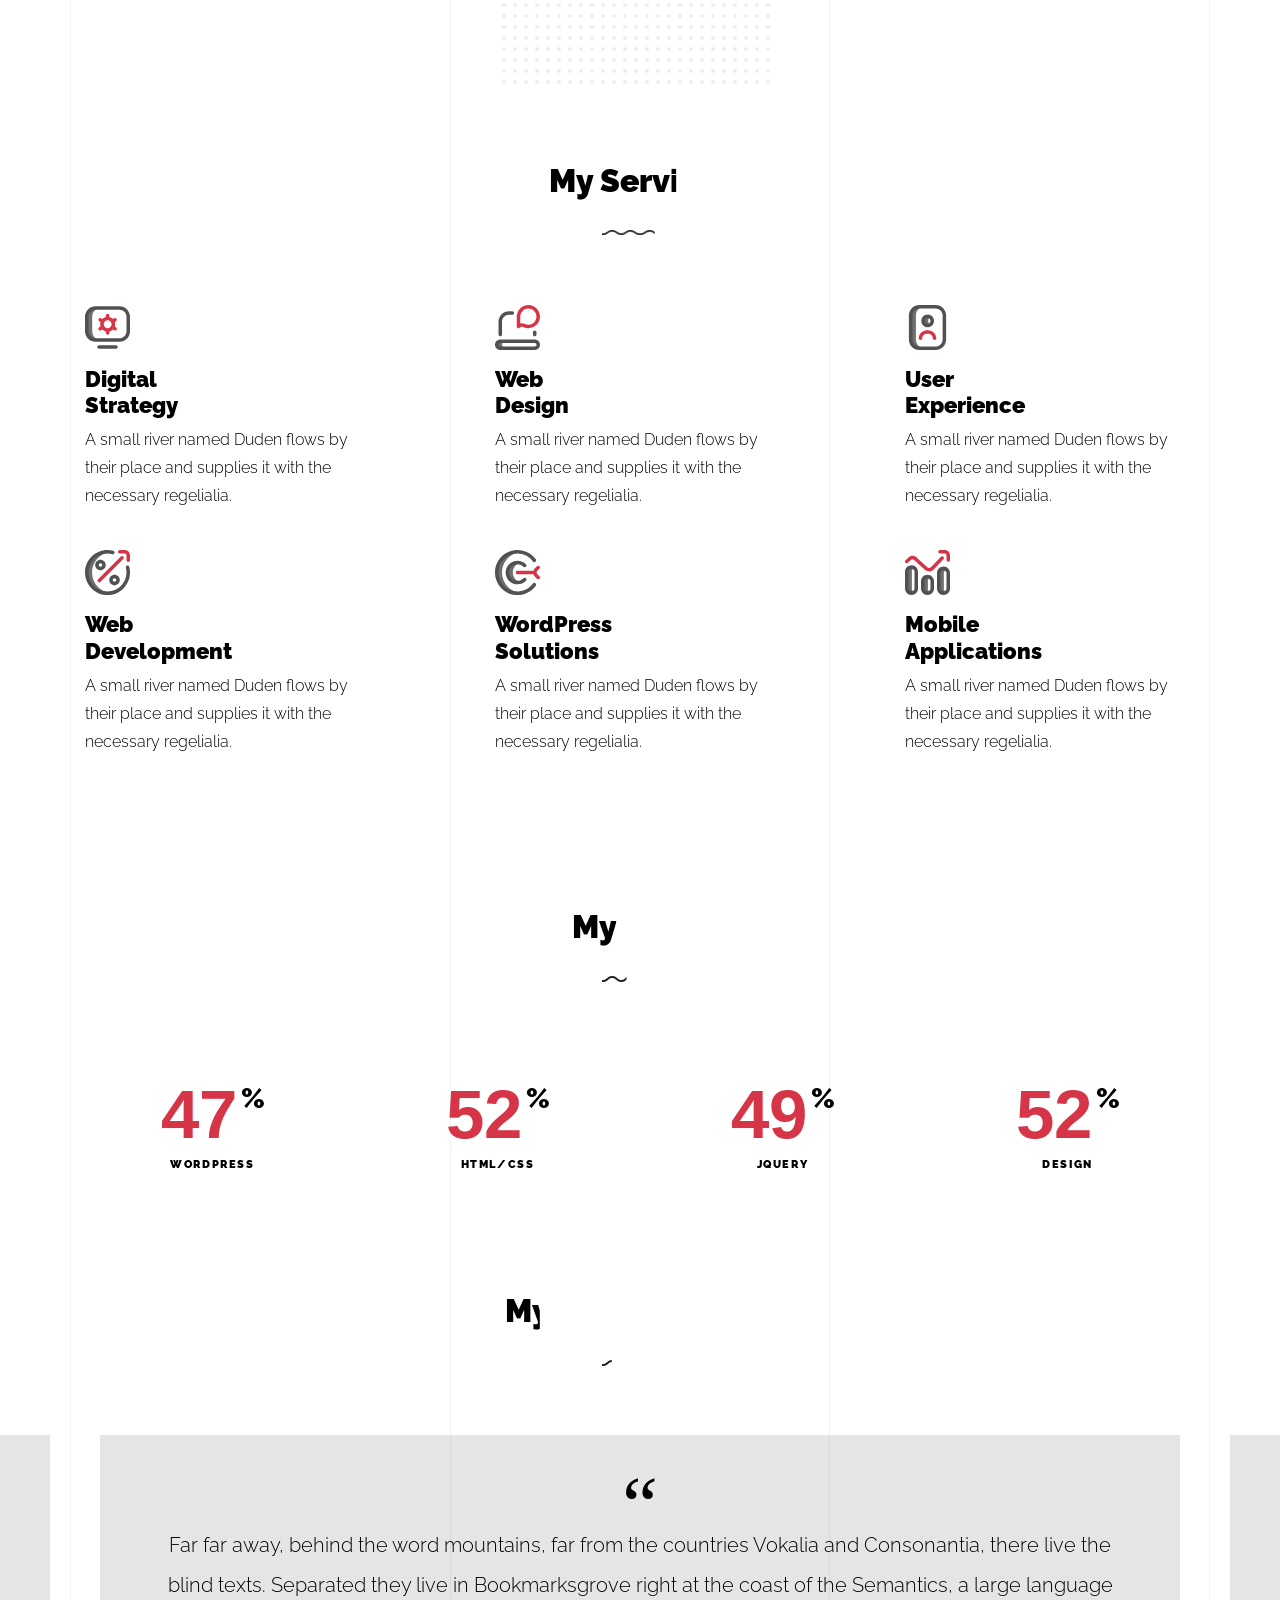
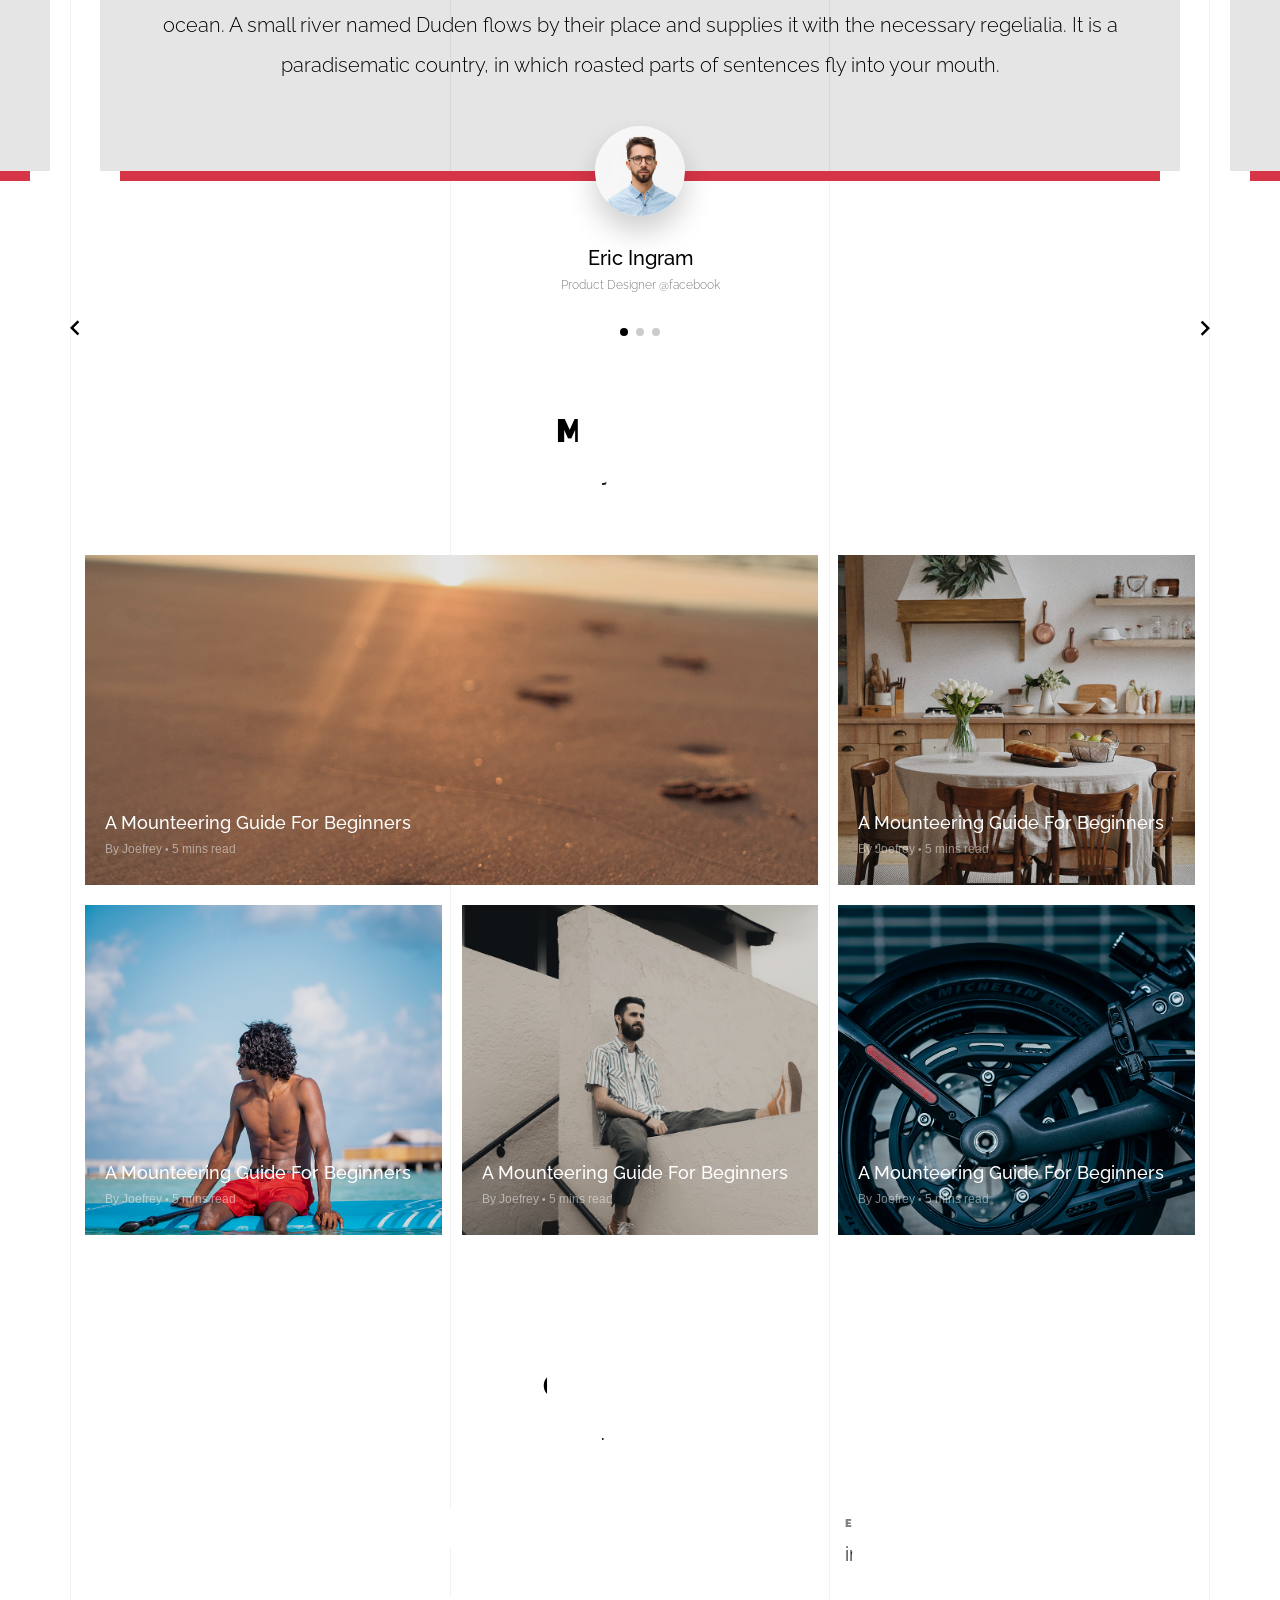
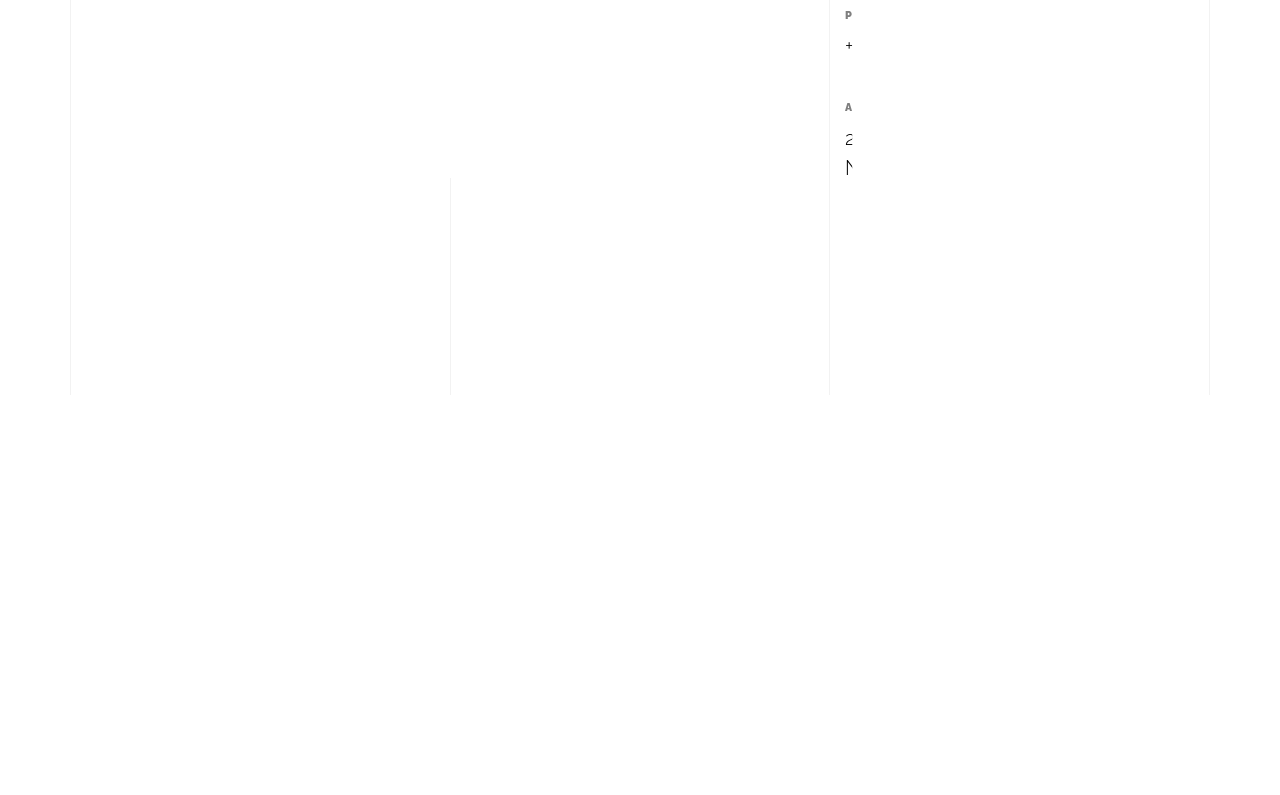
<file: light/index-hero-slider.html>
<!doctype html>
<html lang="en">
  <head>
    <title>Unfold &mdash; A onepage portfolio HTML template by Unslate.co</title>
    <meta charset="utf-8">
    <meta name="viewport" content="width=device-width, initial-scale=1, shrink-to-fit=no">

    <meta name="description" content="A onepage portfolio HTML template by Unslate.co">
    <meta name="keywords" content="html, css, javascript, jquery">
    <meta name="author" content="Unslate.co">

    <link rel="stylesheet" href="css/vendor/icomoon/style.css">
    <link rel="stylesheet" href="css/vendor/owl.carousel.min.css">
    <link rel="stylesheet" href="css/vendor/aos.css">
    <link rel="stylesheet" href="css/vendor/animate.min.css">
    <link rel="stylesheet" href="css/vendor/bootstrap.min.css">
    <link rel="stylesheet" href="css/vendor/jquery.fancybox.min.css">
    

    <!-- Theme Style -->
    <link rel="stylesheet" href="css/style.css">

  </head>
  <body data-spy="scroll" data-target=".site-nav-target" data-offset="200">

    <nav class="unslate_co--site-mobile-menu">
      <div class="close-wrap d-flex">
        <a href="#" class="d-flex ml-auto js-menu-toggle">
          <span class="close-label">Close</span>
          <div class="close-times">
            <span class="bar1"></span>
            <span class="bar2"></span>
          </div>
        </a>
      </div>
      <div class="site-mobile-inner"></div>
    </nav>


    <div class="unslate_co--site-wrap">

      <div class="unslate_co--site-inner">

        <div class="lines-wrap">
          <div class="lines-inner">
            <div class="lines"></div>
          </div>
        </div>
        <!-- END lines -->
      
      <nav class="unslate_co--site-nav dark site-nav-target">

        <div class="container">
        
          <div class="row align-items-center justify-content-between text-left">
            <div class="col-md-5 text-right">
              <ul class="site-nav-ul js-clone-nav text-left d-none d-lg-inline-block">
                <li class="has-children">
                  <a href="#home-section" class="nav-link">Home</a>
                  <ul class="dropdown">
                    <li>
                      <a href="index.html">Hero Image BG</a>
                    </li>
                    <li>
                      <a href="index-video.html">Video BG</a>
                    </li>
                    <li>
                      <a href="index-hero-slider.html">Hero Slider</a>
                    </li>
                    <li>
                      <a href="index-sidebar-menu.html">Sidebar Menu</a>
                    </li>
                    <li>
                      <a href="index-right-menu.html">Right Menu</a>
                    </li>
                  </ul>
                </li>
                <li><a href="#portfolio-section" class="nav-link">Portfolio</a></li>
                <li><a href="#about-section" class="nav-link">About</a></li>
                <li><a href="#services-section" class="nav-link">Services</a></li>
              </ul>
            </div>
            <div class="site-logo pos-absolute">
              <a href="index-hero-slider.html" class="unslate_co--site-logo">Unfold<span>.</span></a>
            </div>
            <div class="col-md-5 text-right text-lg-left">
              <ul class="site-nav-ul js-clone-nav text-left d-none d-lg-inline-block">
                <li><a href="#skills-section" class="nav-link">Skills</a></li>
                <li><a href="#testimonial-section" class="nav-link">Testimonial</a></li>
                <li><a href="#journal-section" class="nav-link">Journal</a></li>
                <li><a href="#contact-section" class="nav-link">Contact</a></li>
              </ul>

              <ul class="site-nav-ul-none-onepage text-right d-inline-block d-lg-none">
                <li><a href="#" class="js-menu-toggle">Menu</a></li>
              </ul>

            </div>
          </div>
        </div>

      </nav>
      <!-- END nav -->
      
      <div class="hero-slider-wrap">
        
        <div class="owl-carousel single-slider mb-0">
          
          <div class="cover-v1 jarallax" style="background-image: url('images/work_1_md.jpg');" id="home-section">
            <div class="container">
              <div class="row align-items-center">
                  
                <div class="col-md-7 mx-auto text-center">
                  <h1 class="heading gsap-reveal-hero">Unfold</h1>
                  <h2 class="subheading mb-4 gsap-reveal-hero">I’m Thea Hoyer A Product Designer Based In San Francisco</h2>
                  <p class="gsap-reveal-hero"><a href="#" class="btn btn-outline-pill btn-bg-white--hover btn-custom-light">Download my CV</a></p>
                </div>

              </div>
            </div>

          </div>
          <!-- END .cover-v1 -->


          <div class="cover-v1 jarallax" style="background-image: url('images/work_2_b_full.jpg');">
            <div class="container">
              <div class="row align-items-center">
                  
                <div class="col-md-12 mx-auto text-center">
                  <h1 class="heading gsap-reveal-hero">One Page Portfolio</h1>
                </div>

              </div>
            </div>

          </div>
          <!-- END .cover-v1 -->

        </div>
        <!-- END owl-carousel -->
        
      </div>

      <div class="unslate_co--section" id="portfolio-section">
        <div class="container">
          
          
          <div class="relative"><div class="loader-portfolio-wrap"><div class="loader-portfolio dark"></div></div> </div>
          <div id="portfolio-single-holder"></div>

          <div class="portfolio-wrapper">

            <div class="d-flex align-items-center mb-4 gsap-reveal gsap-reveal-filter">
              <h2 class="mr-auto heading-h2">Portfolio</h2>
              
              <a href="#" class="text-black js-filter d-inline-block d-lg-none">Filter</a>
              
              <div class="filter-wrap">
                <div class="filter ml-auto" id="filters">
                  <a href="#" class="active" data-filter="*">All</a>
                  <a href="#" data-filter=".web">Web</a>
                  <a href="#" data-filter=".branding">Branding</a>
                  <a href="#" data-filter=".illustration">Illustration</a>
                  <a href="#" data-filter=".packaging">Packaging</a>
                </div>
              </div>
            </div>


            
            <div id="posts" class="row gutter-isotope-item">
              <div class="item web branding col-sm-6 col-md-6 col-lg-4 isotope-mb-2">
                <a href="portfolio-single-1.html" class="portfolio-item ajax-load-page isotope-item gsap-reveal-img" data-id="1">
                    <div class="overlay">
                      <span class="wrap-icon icon-link2"></span>
                      <div class="portfolio-item-content">
                        <h3>Shoe Rebranding</h3>
                        <p>web, branding</p>
                      </div>
                    </div>
                    <img src="images/work_1_md.jpg" class="lazyload  img-fluid" alt="Images" />
                  </a>
              </div>
              <div class="item branding packaging illustration col-sm-6 col-md-6 col-lg-4 isotope-mb-2 ">
                <a href="portfolio-single-3.html" class="portfolio-item ajax-load-page item-portrait isotope-item gsap-reveal-img" data-id="3">
                    <div class="overlay">
                      <span class="wrap-icon icon-link2"></span>
                      <div class="portfolio-item-content">
                        <h3>Reworking</h3>
                        <p>branding, packaging, illustration</p>
                      </div>
                    </div>
                    <img src="images/work_2_md.jpg" class="lazyload  img-fluid" alt="Images" />
                  </a>
              </div>

              <div class="item branding packaging col-sm-6 col-md-6 col-lg-4 isotope-mb-2">
                <a href="portfolio-single-4.html" class="portfolio-item isotope-item ajax-load-page gsap-reveal-img" data-id="4">
                    <div class="overlay">
                      <span class="wrap-icon icon-link2"></span>
                      <div class="portfolio-item-content">
                        <h3>Modern Building</h3>
                        <p>branding, packaging</p>
                      </div>
                    </div>
                    <img src="images/work_3_md.jpg" class="lazyload  img-fluid" alt="Images" />
                  </a>
              </div>

              <div class="item web packaging col-sm-6 col-md-6 col-lg-4 isotope-mb-2">

                <a href="images/work_4_full.jpg" class="portfolio-item isotope-item gsap-reveal-img" data-fancybox="gallery" data-caption="Watch">
                    <div class="overlay">
                      <span class="wrap-icon icon-photo2"></span>
                      <div class="portfolio-item-content">
                        <h3>Watch</h3>
                        <p>web, packaging</p>
                      </div>
                    </div>
                    <img src="images/work_4_full.jpg" class="lazyload  img-fluid" alt="Images" />
                  </a>

              </div>

              <div class="item illustration packaging col-sm-6 col-md-6 col-lg-4 isotope-mb-2">
                <a href="images/work_5_md.jpg" class="portfolio-item isotope-item gsap-reveal-img" data-fancybox="gallery" data-caption="Shoe Rebranding">
                    <div class="overlay">
                      <span class="wrap-icon icon-photo2"></span>
                      <div class="portfolio-item-content">
                        <h3>Shoe Rebranding</h3>
                        <p>illustration, packaging</p>
                      </div>
                    </div>
                    <img src="images/work_5_md.jpg" class="lazyload  img-fluid" alt="Images" />
                  </a>
              </div>

              <div class="item web branding col-sm-6 col-md-6 col-lg-4 isotope-mb-2">
                <a href="portfolio-single-2.html" class="portfolio-item ajax-load-page item-portrait isotope-item gsap-reveal-img" data-id="2">
                    <div class="overlay">
                      <span class="wrap-icon icon-link2"></span>
                      <div class="portfolio-item-content">
                        <h3>Reshape</h3>
                        <p>web, branding</p>
                      </div>
                    </div>
                    <img src="images/work_6_md.jpg" class="lazyload  img-fluid" alt="Images" />
                  </a>
              </div>

              <div class="item branding packaging col-sm-6 col-md-6 col-lg-4 isotope-mb-2">
                <a href="images/work_7_a_md.jpg" class="portfolio-item item-portrait isotope-item gsap-reveal-img" data-fancybox="gallery" data-caption="Modern Building">
                    <div class="overlay">
                      <span class="wrap-icon icon-photo2"></span>
                      <div class="portfolio-item-content">
                        <h3>Modern Building</h3>
                        <p>branding, packaging</p>
                      </div>
                    </div>
                    <img src="images/work_7_a_md.jpg" class="lazyload  img-fluid" alt="Images" />
                  </a>
              </div>

              <div class="item web branding col-sm-6 col-md-6 col-lg-4 isotope-mb-2">
                <a href="https://www.youtube.com/watch?v=mwtbEGNABWU" class="portfolio-item isotope-item gsap-reveal-img" data-fancybox="gallery" data-caption="Showreel 2019">
                    <div class="overlay">
                      <span class="wrap-icon icon-play_circle_filled"></span>
                      <div class="portfolio-item-content">
                        <h3>Showreel 2019</h3>
                        <p>web, branding</p>
                      </div>
                    </div>
                    <img src="images/work_8_md.jpg" class="lazyload  img-fluid" alt="Images" />
                  </a>
              </div>

              <div class="item web illustration col-sm-6 col-md-6 col-lg-4 isotope-mb-2">
                <a href="images/work_9_a_md.jpg" class="portfolio-item isotope-item gsap-reveal-img" data-fancybox="gallery" data-caption="Render Packaging">
                    <div class="overlay">
                      <span class="wrap-icon icon-photo2"></span>
                      <div class="portfolio-item-content">
                        <h3>Render Packaging</h3>
                        <p>web, illustration</p>
                      </div>
                    </div>
                    <img src="images/work_9_a_md.jpg" class="lazyload  img-fluid" alt="Images" />
                  </a>
              </div>

            </div>
            
          </div>


        </div>
      </div>

      <div class="unslate_co--section">
        <div class="container">
          <div class="owl-carousel logo-slider">
            <div class="logo-v1 gsap-reveal">
              <img src="images/logo-google.png" alt="Image" class="img-fluid">
            </div>
            <div class="logo-v1 gsap-reveal">
              <img src="images/logo-puma.png" alt="Image" class="img-fluid">
            </div>
            <div class="logo-v1 gsap-reveal">
              <img src="images/logo-paypal.png" alt="Image" class="img-fluid">
            </div>
            <div class="logo-v1 gsap-reveal">
              <img src="images/logo-adobe.png" alt="Image" class="img-fluid">
            </div>
          </div>
        </div>
      </div>



      <div class="unslate_co--section" id="about-section">
        <div class="container">
          
          <div class="section-heading-wrap text-center mb-5">
            <h2 class="heading-h2 text-center divider"><span class="gsap-reveal">About Me</span></h2>
            <img src="images/divider.png" alt="divider" width="76">
          </div>
          

          <div class="row mt-5 justify-content-between">
            <div class="col-lg-7 mb-5 mb-lg-0" data-aos="fade-up">
              <figure class="dotted-bg gsap-reveal-img">
                <img src="images/about_me_pic.jpg" alt="Image" class="img-fluid">
              </figure>
            </div>
            <div class="col-lg-4 pr-lg-5">
              <h3 class="mb-4 heading-h3"><span class="gsap-reveal">We can make it together</span></h3>
              <p class="lead gsap-reveal">Far far away, behind the word mountains, far from the countries Vokalia and Consonantia, there <a href="#">live the blind</a> texts. </p>
              <p class="mb-4 gsap-reveal">A small river named Duden flows by their place and supplies it with the necessary regelialia. It is a paradisematic country, in which roasted parts of sentences fly into your mouth.</p>
              <p class="gsap-reveal"><a href="#" class="btn btn-outline-pill btn-custom-light">Download my CV</a></p>
            </div>
          </div>
        </div>
      </div>

      <div class="unslate_co--section" id="services-section">
        <div class="container">

          <div class="section-heading-wrap text-center mb-5">
            <h2 class="heading-h2 text-center divider"><span class="gsap-reveal">My Services</span></h2>
            <span class="gsap-reveal"><img src="images/divider.png" alt="divider" width="76"></span>
          </div>

          <div class="row gutter-v3">
            <div class="col-md-6 col-lg-4 mb-4">
              <div class="feature-v1" data-aos="fade-up" data-aos-delay="0">
                <div class="wrap-icon mb-3">
                  <img src="images/svg/001-options.svg" alt="Image" width="45">
                </div>
                <h3>Digital <br> Strategy</h3>
                <p>A small river named Duden flows by their place and supplies it with the necessary regelialia. </p>
              </div> 
            </div>
            <div class="col-md-6 col-lg-4 mb-4">
              <div class="feature-v1" data-aos="fade-up" data-aos-delay="100">
                <div class="wrap-icon mb-3">
                  <img src="images/svg/002-chat.svg" alt="Icon" width="45">
                </div>
                <h3>Web <br> Design</h3>
                <p>A small river named Duden flows by their place and supplies it with the necessary regelialia. </p>
              </div> 
            </div>
            <div class="col-md-6 col-lg-4 mb-4">
              <div class="feature-v1" data-aos="fade-up" data-aos-delay="200">
                <div class="wrap-icon mb-3">
                  <img src="images/svg/003-contact-book.svg" alt="Image" class="img-fluid" width="45">
                </div>
                <h3>User <br> Experience</h3>
                <p>A small river named Duden flows by their place and supplies it with the necessary regelialia. </p>
              </div> 
            </div>

            <div class="col-md-6 col-lg-4 mb-4">
              <div class="feature-v1" data-aos="fade-up" data-aos-delay="0">
                <div class="wrap-icon mb-3">
                  <img src="images/svg/004-percentage.svg" alt="Image" width="45">
                </div>
                <h3>Web <br> Development</h3>
                <p>A small river named Duden flows by their place and supplies it with the necessary regelialia. </p>
              </div> 
            </div>
            <div class="col-md-6 col-lg-4 mb-4">
              <div class="feature-v1" data-aos="fade-up" data-aos-delay="100">
                <div class="wrap-icon mb-3">
                  <img src="images/svg/006-goal.svg" alt="Image" width="45">
                </div>
                <h3>WordPress <br> Solutions</h3>
                <p>A small river named Duden flows by their place and supplies it with the necessary regelialia. </p>
              </div> 
            </div>
            <div class="col-md-6 col-lg-4 mb-4">
              <div class="feature-v1" data-aos="fade-up" data-aos-delay="200">
                <div class="wrap-icon mb-3">
                  <img src="images/svg/005-line-chart.svg" alt="Image" width="45">
                </div>
                <h3>Mobile <br> Applications</h3>
                <p>A small river named Duden flows by their place and supplies it with the necessary regelialia. </p>
              </div> 
            </div>

          </div>

        </div>
      </div>

      <div class="unslate_co--section section-counter" id="skills-section">
        <div class="container">
          <div class="section-heading-wrap text-center mb-5">
            <h2 class="heading-h2 text-center divider"><span class="gsap-reveal">My Skills</span></h2>
            <span class="gsap-reveal"><img src="images/divider.png" alt="divider" width="76"></span>
          </div>


          <div class="row pt-5">
            <div class="col-6 col-sm-6 mb-5 mb-lg-0 col-md-6 col-lg-3" data-aos="fade-up" data-aos-delay="0">
              <div class="counter-v1 text-center">
                <span class="number-wrap">
                  <span class="number number-counter" data-number="90">0</span>
                  <span class="append-text">%</span>
                </span>
                <span class="counter-label">WordPress</span>
              </div>
            </div>
            <div class="col-6 col-sm-6 mb-5 mb-lg-0 col-md-6 col-lg-3" data-aos="fade-up" data-aos-delay="100">
              <div class="counter-v1 text-center">
                <span class="number-wrap">
                  <span class="number number-counter" data-number="99">0</span>
                  <span class="append-text">%</span>
                </span>
                <span class="counter-label">HTML/CSS</span>
              </div>
            </div>
            <div class="col-6 col-sm-6 mb-5 mb-lg-0 col-md-6 col-lg-3" data-aos="fade-up" data-aos-delay="200">
              <div class="counter-v1 text-center">
                <span class="number-wrap">
                  <span class="number number-counter" data-number="95">0</span>
                  <span class="append-text">%</span>
                </span>
                <span class="counter-label">jQuery</span>
              </div>
            </div>
            <div class="col-6 col-sm-6 mb-5 mb-lg-0 col-md-6 col-lg-3" data-aos="fade-up" data-aos-delay="300">
              <div class="counter-v1 text-center">
                <span class="number-wrap">
                  <span class="number number-counter" data-number="100">0</span>
                  <span class="append-text">%</span>
                </span>
                <span class="counter-label">Design</span>
              </div>
            </div>
          </div>
        </div>
      </div>
      <!-- END .counter -->

      <div class="unslate_co--section" id="testimonial-section">
        <div class="container">
          <div class="section-heading-wrap text-center mb-5">
            <h2 class="heading-h2 text-center divider"><span class="gsap-reveal">My Happy Clients</span></h2>
            <span class="gsap-reveal"><img src="images/divider.png" alt="divider" width="76"></span>
          </div>
        </div>

        <div class="owl-carousel testimonial-slider">
          <div>
            <div class="testimonial-v1">
              <div class="testimonial-inner-bg">
                <span class="quote">&ldquo;</span>
                <blockquote>
                  Far far away, behind the word mountains, far from the countries Vokalia and Consonantia, there live the blind texts. Separated they live in Bookmarksgrove right at the coast of the Semantics, a large language ocean. A small river named Duden flows by their place and supplies it with the necessary regelialia. It is a paradisematic country, in which roasted parts of sentences fly into your mouth.
                </blockquote>
              </div>
              
              <div class="testimonial-author-info">
                <img src="images/person_man_1.jpg" alt="Image">
                <h3>Eric Ingram</h3>
                <span class="d-block position">Product Designer @facebook</span>
              </div>

            </div>
          </div>
          <div>
            <div class="testimonial-v1">
              <div class="testimonial-inner-bg">
                <span class="quote">&ldquo;</span>
                <blockquote>
                  Far far away, behind the word mountains, far from the countries Vokalia and Consonantia, there live the blind texts. Separated they live in Bookmarksgrove right at the coast of the Semantics, a large language ocean. A small river named Duden flows by their place and supplies it with the necessary regelialia. It is a paradisematic country, in which roasted parts of sentences fly into your mouth.
                </blockquote>
              </div>
              
              <div class="testimonial-author-info">
                <img src="images/person_man_2.jpg" alt="Image">
                <h3>Ryan Mullins</h3>
                <span class="d-block position">Product Designer @Shopify</span>
              </div>

            </div>
          </div>
          <div>
            <div class="testimonial-v1">
              <div class="testimonial-inner-bg">
                <span class="quote">&ldquo;</span>
                <blockquote>
                  Far far away, behind the word mountains, far from the countries Vokalia and Consonantia, there live the blind texts. Separated they live in Bookmarksgrove right at the coast of the Semantics, a large language ocean. A small river named Duden flows by their place and supplies it with the necessary regelialia. It is a paradisematic country, in which roasted parts of sentences fly into your mouth.
                </blockquote>
              </div>
              
              <div class="testimonial-author-info">
                <img src="images/person_woman_1.jpg" alt="Image">
                <h3>Erica Miller</h3>
                <span class="d-block position">Product Designer @Twitter</span>
              </div>

            </div>
          </div>
        </div>

      </div>
      <!-- END testimonial -->

      <div class="unslate_co--section" id="journal-section">
        <div class="container">
          <div class="section-heading-wrap text-center mb-5">
            <h2 class="heading-h2 text-center divider"><span class="gsap-reveal">My Journal</span></h2>
            <span class="gsap-reveal"><img src="images/divider.png" alt="divider" width="76"></span>
          </div>

          
          <div class="row gutter-v4 align-items-stretch">
            <div class="col-sm-6 col-md-6 col-lg-8 blog-post-entry" data-aos="fade-up" data-aos-delay="0">

              <a href="blog-single.html" class="grid-item blog-item w-100 h-100">
                <div class="overlay">
                  <div class="portfolio-item-content">
                    <h3>A Mounteering Guide For Beginners</h3>
                    <p class="post-meta">By Joefrey <span class="small">&bullet;</span> 5 mins read</p>
                  </div>
                </div>
                <img src="images/post_1.jpg" class="lazyload" alt="Image" />
              </a>


            </div>
            <div class="col-sm-6 col-md-6 col-lg-4 blog-post-entry" data-aos="fade-up" data-aos-delay="100">
              <a href="blog-single.html" class="grid-item blog-item w-100 h-100">
                <div class="overlay">
                  <div class="portfolio-item-content">
                    <h3>A Mounteering Guide For Beginners</h3>
                    <p class="post-meta">By Joefrey <span class="small">&bullet;</span> 5 mins read</p>
                  </div>
                </div>
                <img src="images/post_2.jpg" class="lazyload" alt="Image" />
              </a>
            </div>


            <div class="col-sm-6 col-md-6 col-lg-4 blog-post-entry" data-aos="fade-up" data-aos-delay="0">

              <a href="blog-single.html" class="grid-item blog-item w-100 h-100">
                <div class="overlay">
                  <div class="portfolio-item-content">
                    <h3>A Mounteering Guide For Beginners</h3>
                    <p class="post-meta">By Joefrey <span class="small">&bullet;</span> 5 mins read</p>
                  </div>
                </div>
                <img src="images/post_3.jpg" class="lazyload" alt="Image" />
              </a>


            </div>
            <div class="col-sm-6 col-md-6 col-lg-4 blog-post-entry" data-aos="fade-up" data-aos-delay="100">
              <a href="blog-single.html" class="grid-item blog-item w-100 h-100">
                <div class="overlay">
                  <div class="portfolio-item-content">
                    <h3>A Mounteering Guide For Beginners</h3>
                    <p class="post-meta">By Joefrey <span class="small">&bullet;</span> 5 mins read</p>
                  </div>
                </div>
                <img src="images/post_4.jpg" class="lazyload" alt="Image" />
              </a>
            </div>

            <div class="col-sm-6 col-md-6 col-lg-4 blog-post-entry" data-aos="fade-up" data-aos-delay="200">
              <a href="blog-single.html" class="grid-item blog-item w-100 h-100">
                <div class="overlay">
                  <div class="portfolio-item-content">
                    <h3>A Mounteering Guide For Beginners</h3>
                    <p class="post-meta">By Joefrey <span class="small">&bullet;</span> 5 mins read</p>
                  </div>
                </div>
                <img src="images/post_5.jpg" class="lazyload" alt="Image" />
              </a>
            </div>


          </div>

        </div>
      </div>
      <!-- END blog posts -->


      <div class="unslate_co--section" id="contact-section">
        <div class="container">
          <div class="section-heading-wrap text-center mb-5">
            <h2 class="heading-h2 text-center divider"><span class="gsap-reveal">Get In Touch</span></h2>
            <span class="gsap-reveal"><img src="images/divider.png" alt="divider" width="76"></span>
          </div>


          <div class="row justify-content-between">
            
            <div class="col-md-6">
              <form method="post" class="form-outline-style-v1" id="contactForm">
                <div class="form-group row mb-0">

                  <div class="col-lg-6 form-group gsap-reveal">
                    <label for="name">Name</label>
                    <input name="name" type="text" class="form-control" id="name">
                  </div>
                  <div class="col-lg-6 form-group gsap-reveal">
                    <label for="email">Email</label>
                    <input name="email" type="email" class="form-control" id="email">
                  </div>
                  <div class="col-lg-12 form-group gsap-reveal">
                    <label for="message">Write your message...</label>
                    <textarea name="message" id="message" cols="30" rows="7" class="form-control"></textarea>
                  </div>
                </div>
                <div class="form-group row gsap-reveal">
                    <div class="col-md-12 d-flex align-items-center">
                      <input type="submit" class="btn btn-outline-pill btn-custom-light mr-3" value="Send Message">
                      <span class="submitting"></span>
                    </div>
                  </div>
              </form>
              <div id="form-message-warning" class="mt-4"></div> 
              <div id="form-message-success">
                Your message was sent, thank you!
              </div>

            </div>

            <div class="col-md-4">
              <div class="contact-info-v1">
                <div class="gsap-reveal d-block">
                  <span class="d-block contact-info-label">Email</span>
                  <a href="#" class="contact-info-val">info@unslate.co</a>
                </div>
                <div class="gsap-reveal d-block">
                  <span class="d-block contact-info-label">Phone</span>
                  <a href="#" class="contact-info-val">+12 345 6789 012</a>
                </div>
                <div class="gsap-reveal d-block">
                  <span class="d-block contact-info-label">Address</span>
                  <address class="contact-info-val">273 South Riverview Rd. <br> New York, NY 10011</address>
                </div>
              </div>
            </div>

          </div>
        </div>
      </div>
      </div> 

      <footer class="unslate_co--footer unslate_co--section">
        <div class="container">
          <div class="row justify-content-center">
            <div class="col-md-7">
              
              <div class="footer-site-logo"><a href="#">Unfold<span>.</span></a></div>

              <ul class="footer-site-social">
                <li><a href="#">Facebook</a></li>
                <li><a href="#">Twitter</a></li>
                <li><a href="#">Instagram</a></li>
                <li><a href="#">Dribbble</a></li>
                <li><a href="#">Behance</a></li>
              </ul>

              <p class="site-copyright">
                <small>&copy; 2020 <a href="#">Unfold</a>. All Rights Reserved. Design with <span class="icon-heart text-danger"></span> by <a href="#">Unslate.co</a>.</small>
              </p>

            </div>
          </div>
        </div>
      </footer>

      
    </div>

    <!-- Loader -->
    <div id="unslate_co--overlayer"></div>
    <div class="site-loader-wrap">
      <div class="site-loader dark"></div>
    </div>

    <script src="js/scripts-dist.js"></script>
    <script src="js/main.js"></script>

    <!-- Global site tag (gtag.js) - Google Analytics -->
<script async src="https://www.googletagmanager.com/gtag/js?id=UA-157808202-1"></script>
<script>
  window.dataLayer = window.dataLayer || [];
  function gtag(){dataLayer.push(arguments);}
  gtag('js', new Date());

  gtag('config', 'UA-157808202-1');
</script>

  </body>
</html>
</file>
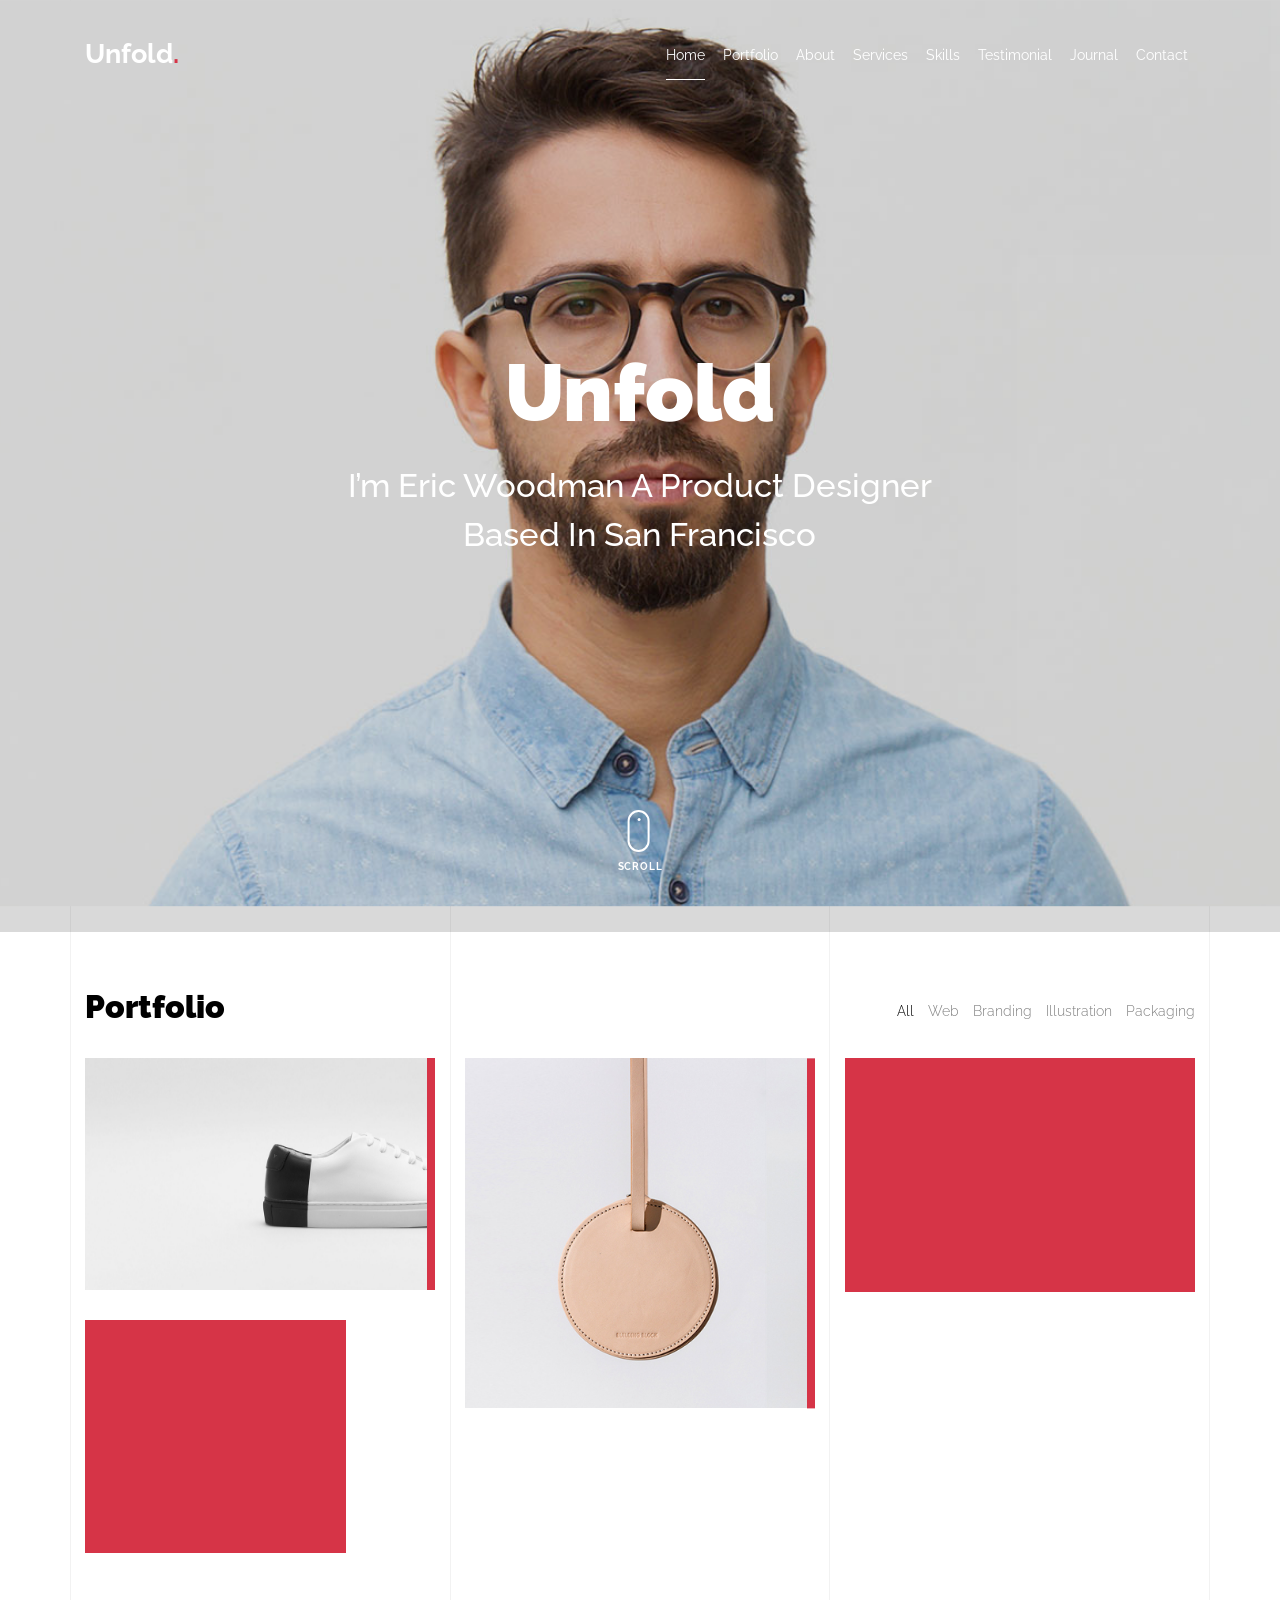
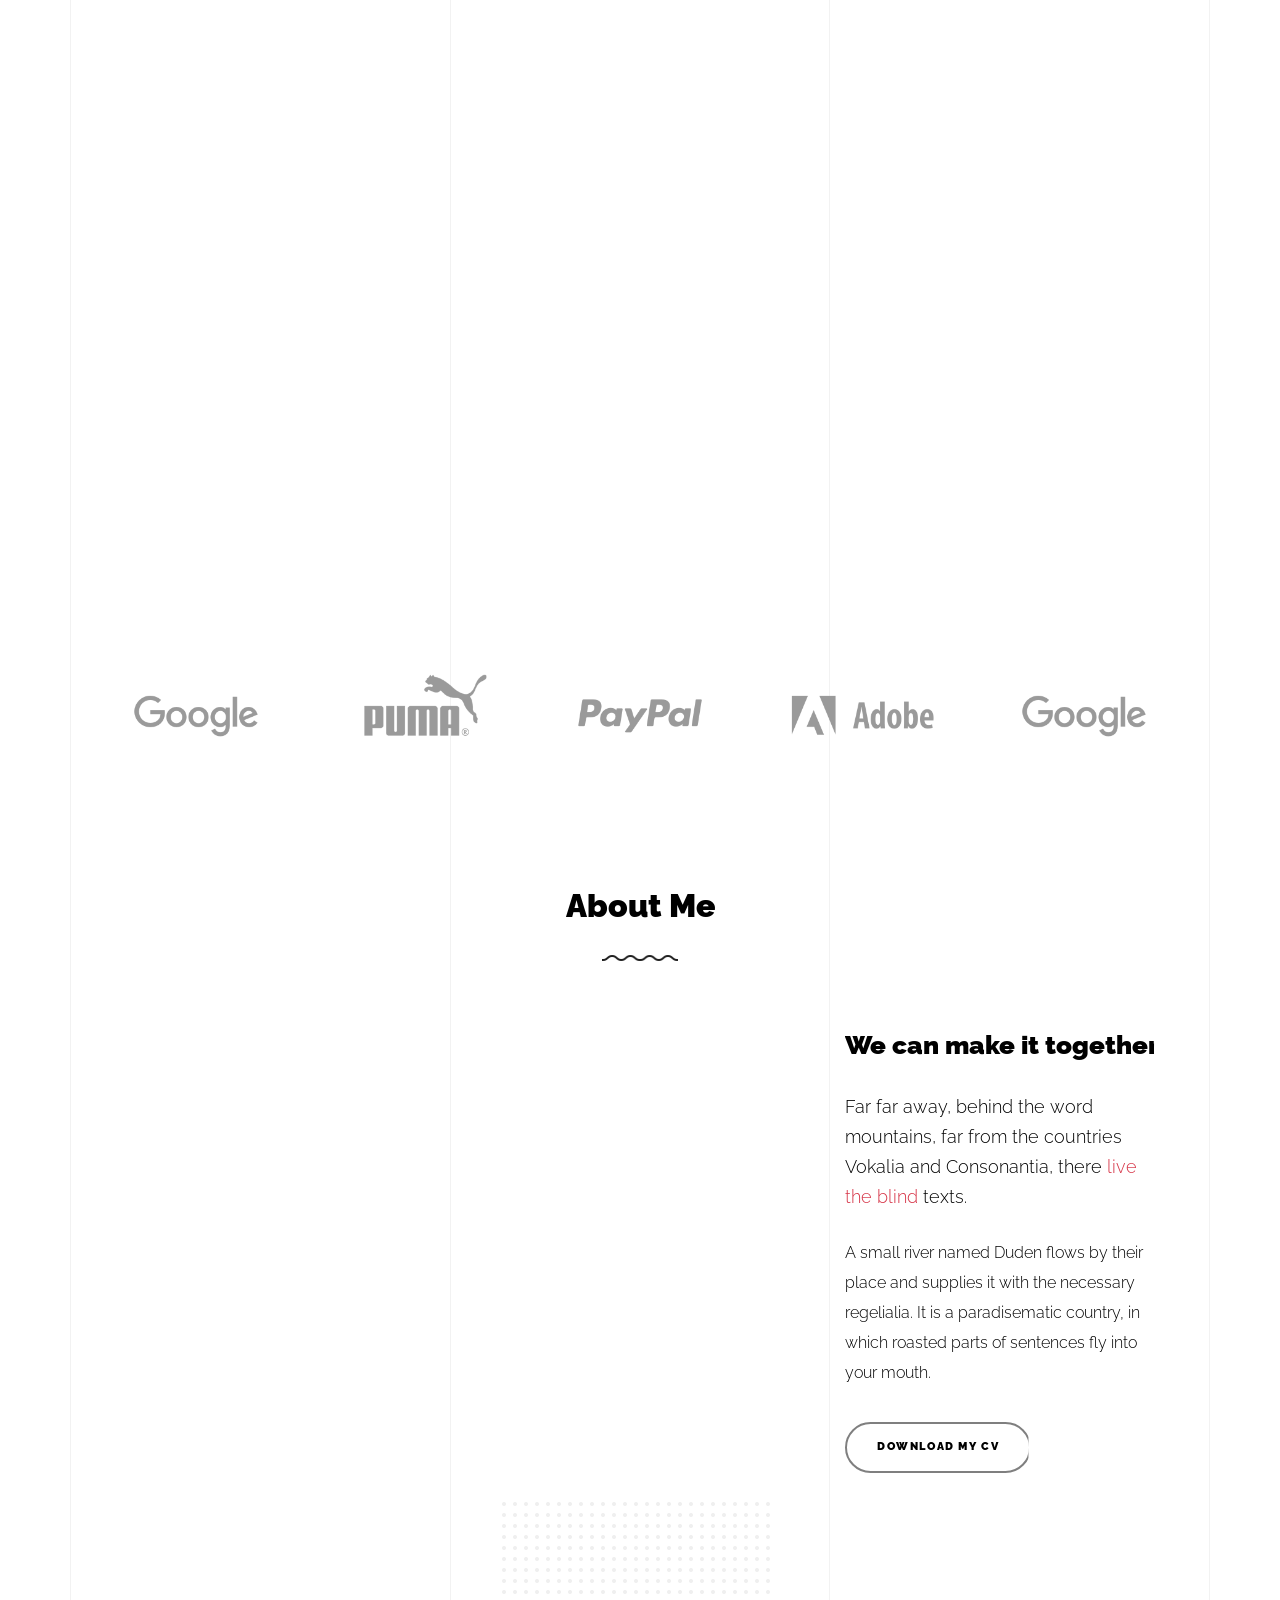
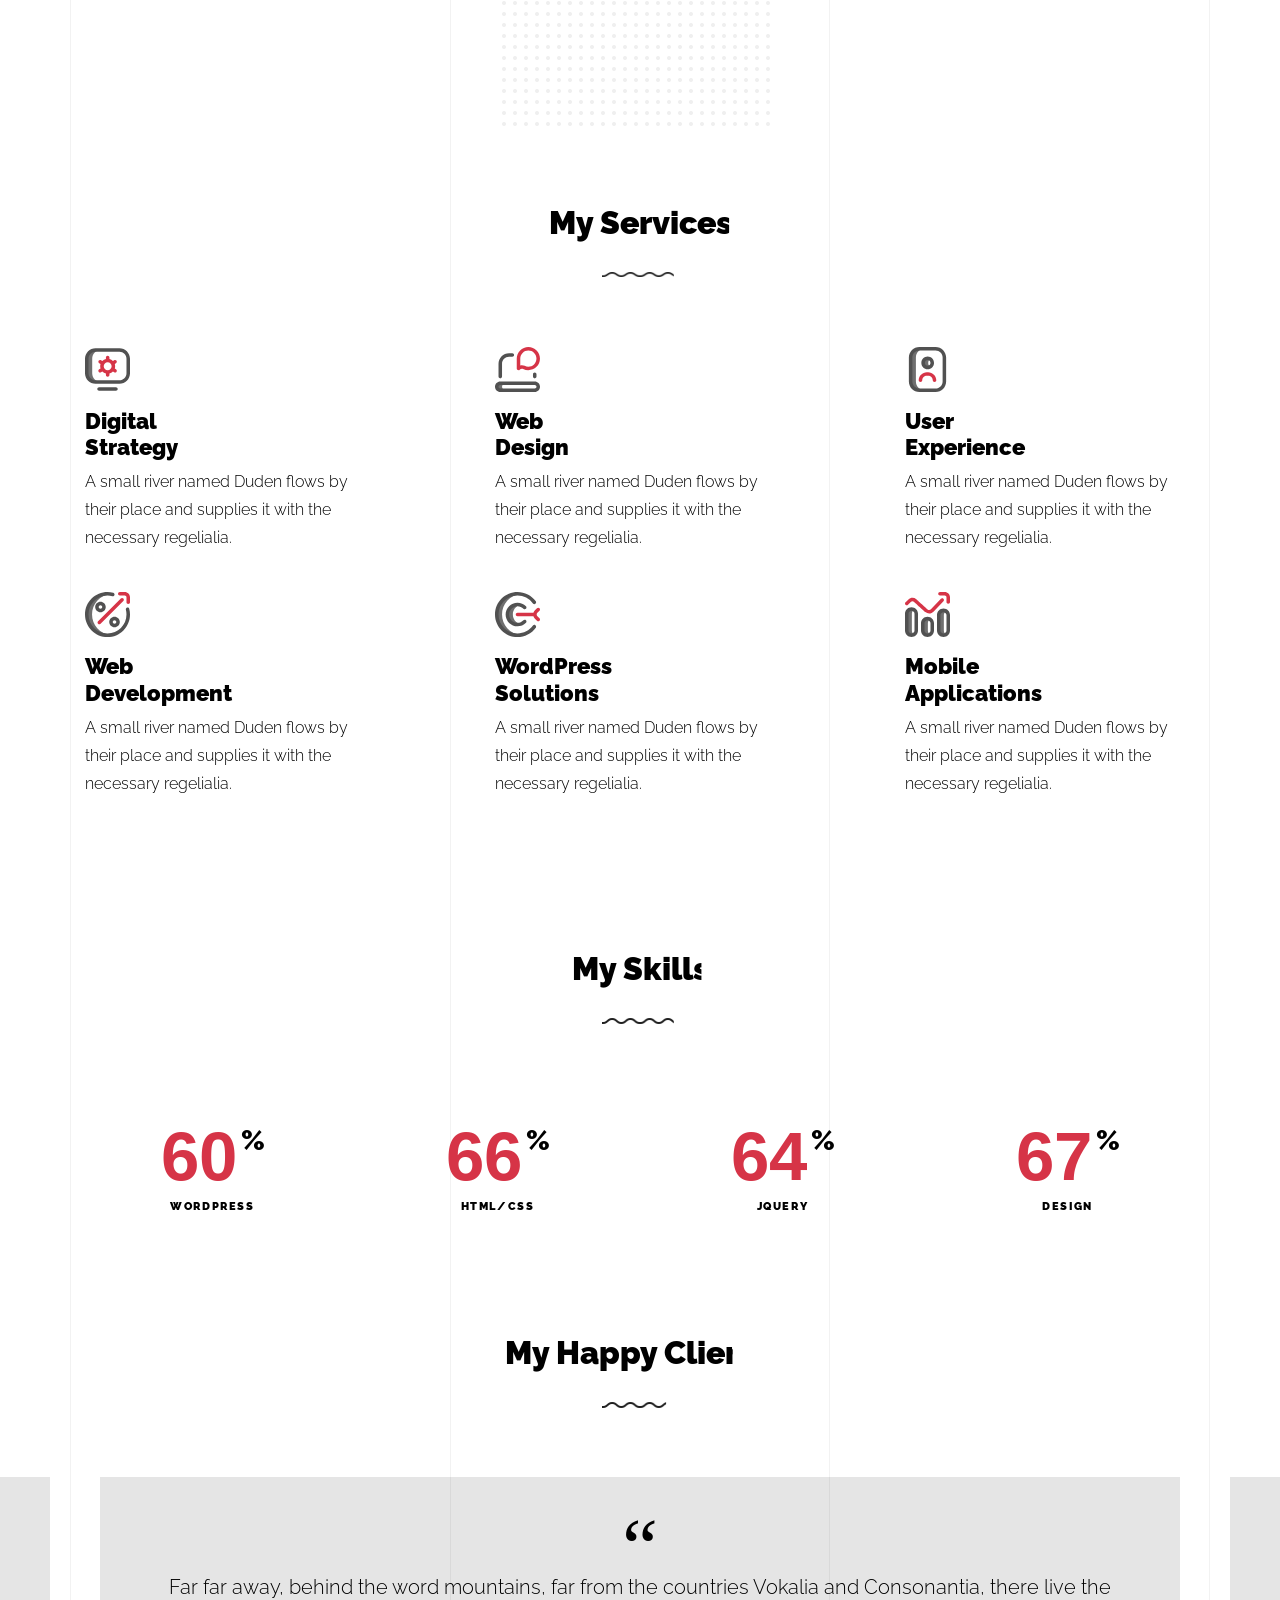
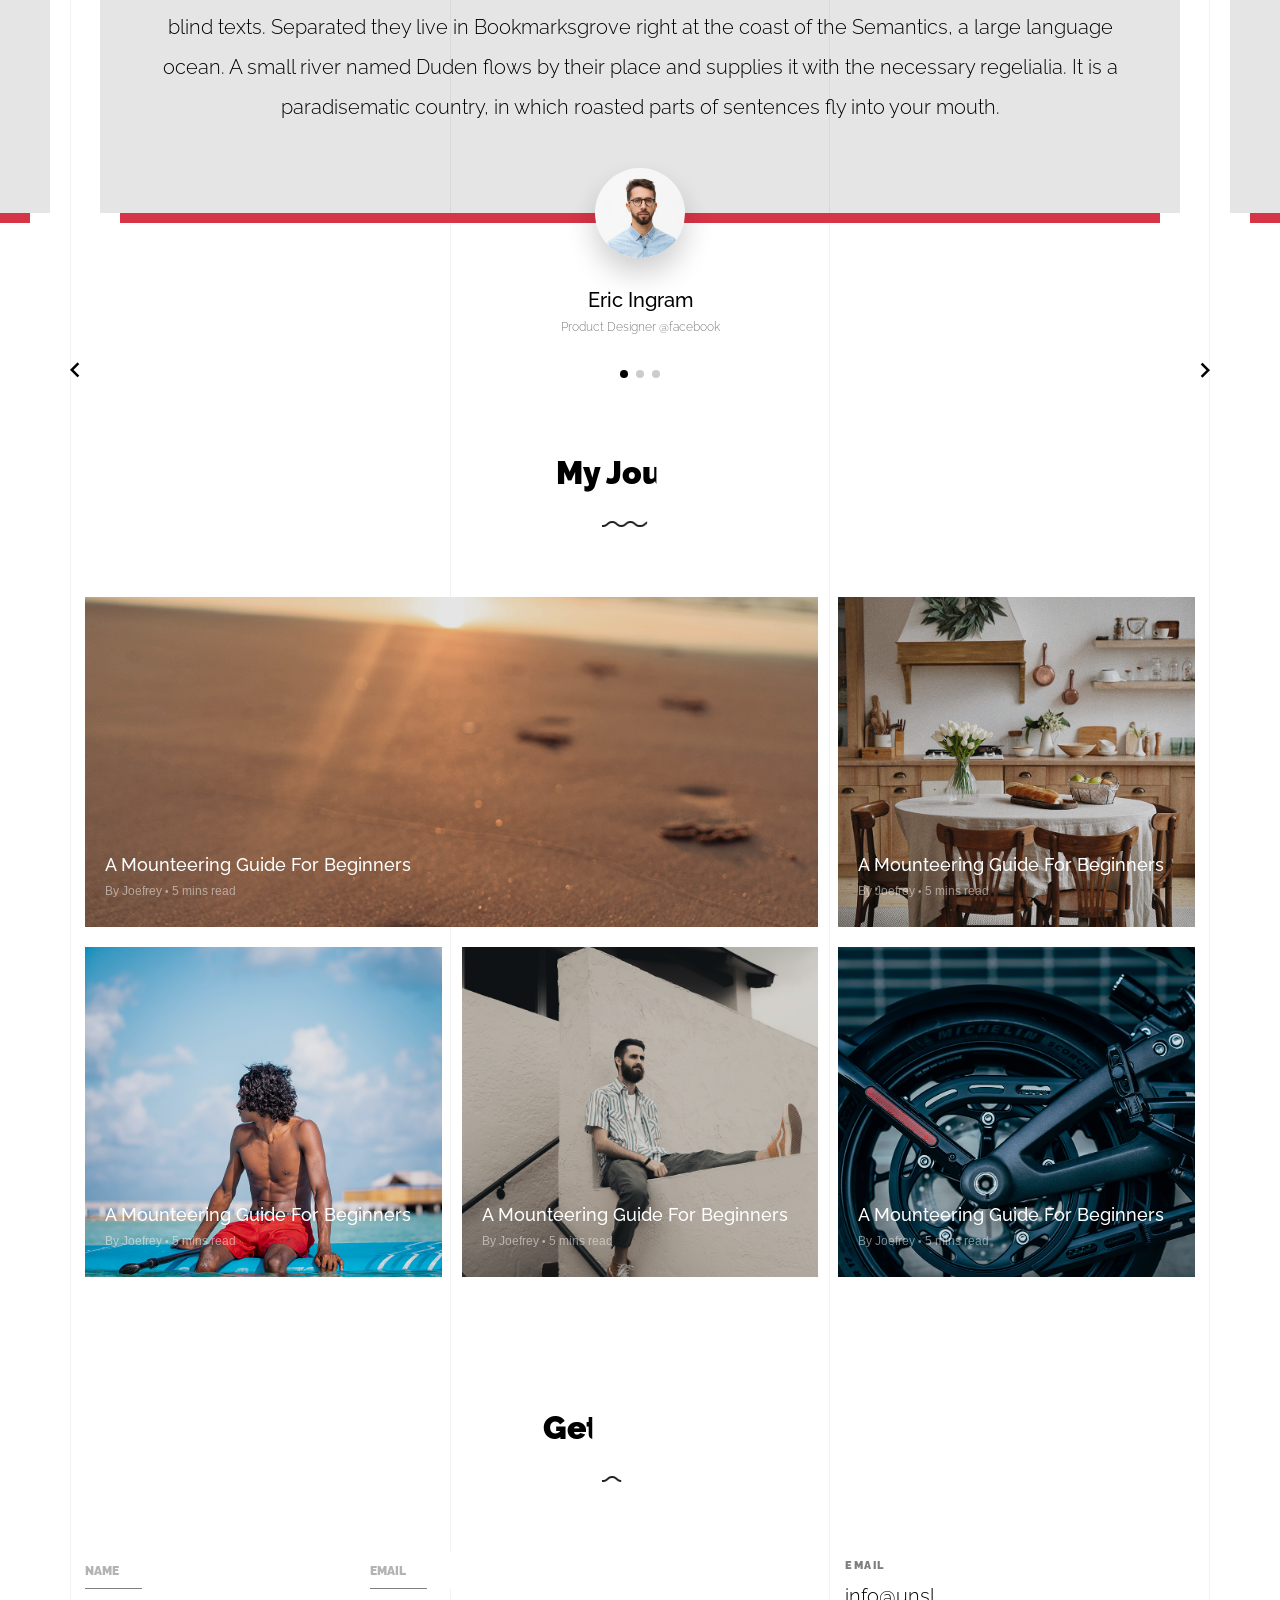
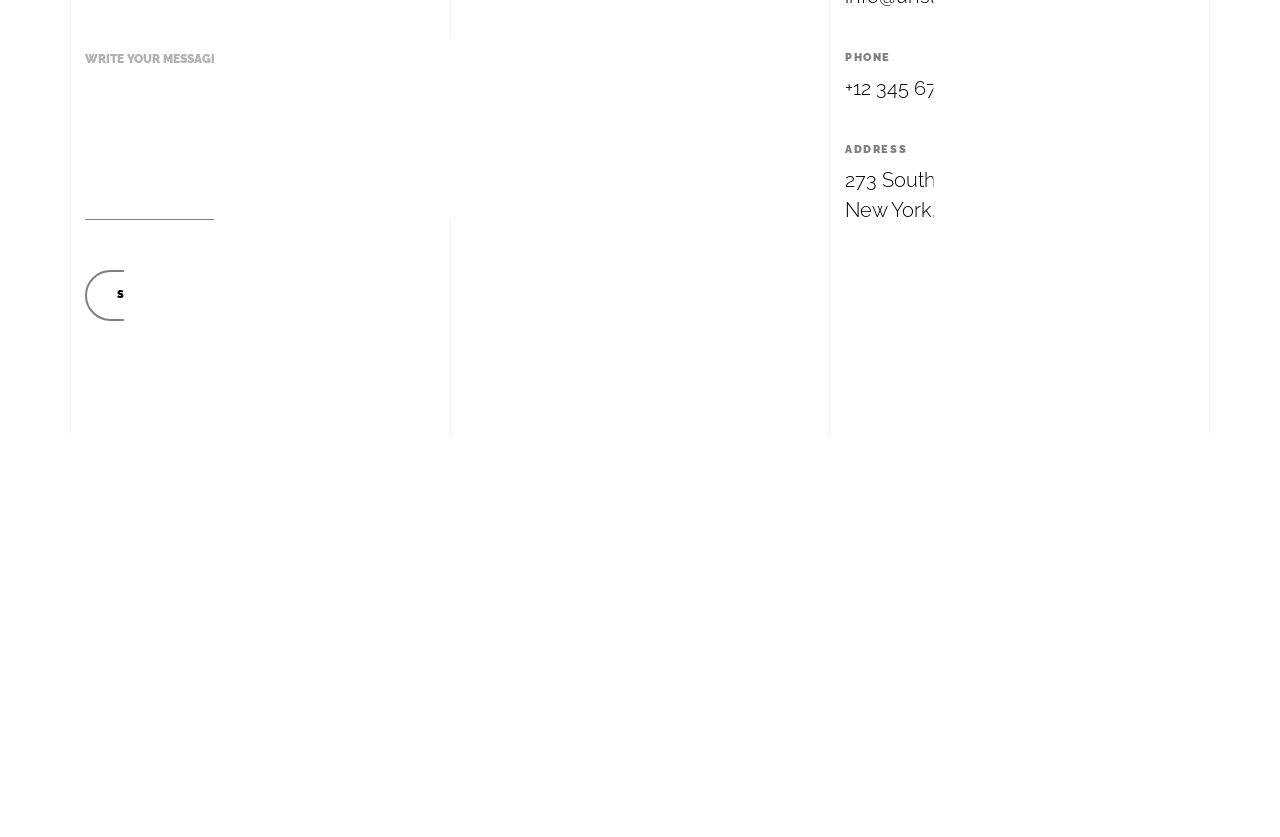
<file: light/index-right-menu.html>
<!doctype html>
<html lang="en">
  <head>
    <title>Unfold &mdash; A onepage portfolio HTML template by Unslate.co</title>
    <meta charset="utf-8">
    <meta name="viewport" content="width=device-width, initial-scale=1, shrink-to-fit=no">

    <meta name="description" content="A onepage portfolio HTML template by Unslate.co">
    <meta name="keywords" content="html, css, javascript, jquery">
    <meta name="author" content="Unslate.co">

    <link rel="stylesheet" href="css/vendor/icomoon/style.css">
    <link rel="stylesheet" href="css/vendor/owl.carousel.min.css">
    <link rel="stylesheet" href="css/vendor/aos.css">
    <link rel="stylesheet" href="css/vendor/animate.min.css">
    <link rel="stylesheet" href="css/vendor/bootstrap.min.css">
    <link rel="stylesheet" href="css/vendor/jquery.fancybox.min.css">
    

    <!-- Theme Style -->
    <link rel="stylesheet" href="css/style.css">

  </head>
  <body data-spy="scroll" data-target=".site-nav-target" data-offset="200">

    <nav class="unslate_co--site-mobile-menu">
      <div class="close-wrap d-flex">
        <a href="#" class="d-flex ml-auto js-menu-toggle">
          <span class="close-label">Close</span>
          <div class="close-times">
            <span class="bar1"></span>
            <span class="bar2"></span>
          </div>
        </a>
      </div>
      <div class="site-mobile-inner"></div>
    </nav>


    <div class="unslate_co--site-wrap">

      <div class="unslate_co--site-inner">

        <div class="lines-wrap">
          <div class="lines-inner">
            <div class="lines"></div>
          </div>
        </div>
        <!-- END lines -->
      
      <nav class="unslate_co--site-nav site-nav-target">

        <div class="container">
        
          <div class="row align-items-center justify-content-between text-left">

            <div class="col-3">
              <div class="site-logo">
                <a href="index-right-menu.html" class="unslate_co--site-logo">Unfold<span>.</span></a>
              </div>
            </div>
            <div class="col text-right">
              <ul class="site-nav-ul js-clone-nav text-left d-none d-lg-inline-block">
                <li class="has-children">
                  <a href="#home-section" class="nav-link">Home</a>
                  <ul class="dropdown">
                    <li>
                      <a href="index.html">Hero Image BG</a>
                    </li>
                    <li>
                      <a href="index-video.html">Video BG</a>
                    </li>
                    <li>
                      <a href="index-hero-slider.html">Hero Slider</a>
                    </li>
                    <li>
                      <a href="index-sidebar-menu.html">Sidebar Menu</a>
                    </li>
                    <li>
                      <a href="index-right-menu.html">Right Menu</a>
                    </li>
                  </ul>
                </li>
                <li><a href="#portfolio-section" class="nav-link">Portfolio</a></li>
                <li><a href="#about-section" class="nav-link">About</a></li>
                <li><a href="#services-section" class="nav-link">Services</a></li>
                <li><a href="#skills-section" class="nav-link">Skills</a></li>
                <li><a href="#testimonial-section" class="nav-link">Testimonial</a></li>
                <li><a href="#journal-section" class="nav-link">Journal</a></li>
                <li><a href="#contact-section" class="nav-link">Contact</a></li>
              </ul>

              <ul class="site-nav-ul-none-onepage text-right d-inline-block d-lg-none">
                <li><a href="#" class="js-menu-toggle">Menu</a></li>
              </ul>
            </div>
            
          </div>
        </div>

      </nav>
      <!-- END nav -->

      <div class="cover-v1 jarallax overlay" style="background-image: url('images/cover_bg_1.jpg');" id="home-section">
        <div class="container">
          <div class="row align-items-center">
              
            <div class="col-md-7 mx-auto text-center">
              <h1 class="heading gsap-reveal-hero text-white">Unfold</h1>
              <h2 class="subheading gsap-reveal-hero text-white">I’m Eric Woodman A Product Designer Based In San Francisco</h2>
            </div>

          </div>
        </div>


        <!-- dov -->
        <a href="#portfolio-section" class="mouse-wrap smoothscroll">
          <span class="mouse">
            <span class="scroll"></span>
          </span>
          <span class="mouse-label">Scroll</span>
        </a>

      </div>
      <!-- END .cover-v1 -->

      <div class="unslate_co--section" id="portfolio-section">
        <div class="container">
          
          
          <div class="relative"><div class="loader-portfolio-wrap"><div class="loader-portfolio dark"></div></div> </div>
          <div id="portfolio-single-holder"></div>

          <div class="portfolio-wrapper">

            <div class="d-flex align-items-center mb-4 gsap-reveal gsap-reveal-filter">
              <h2 class="mr-auto heading-h2">Portfolio</h2>
              
              <a href="#" class="text-black js-filter d-inline-block d-lg-none">Filter</a>
              
              <div class="filter-wrap">
                <div class="filter ml-auto" id="filters">
                  <a href="#" class="active" data-filter="*">All</a>
                  <a href="#" data-filter=".web">Web</a>
                  <a href="#" data-filter=".branding">Branding</a>
                  <a href="#" data-filter=".illustration">Illustration</a>
                  <a href="#" data-filter=".packaging">Packaging</a>
                </div>
              </div>
            </div>


            
            <div id="posts" class="row gutter-isotope-item">
              <div class="item web branding col-sm-6 col-md-6 col-lg-4 isotope-mb-2">
                <a href="portfolio-single-1.html" class="portfolio-item ajax-load-page isotope-item gsap-reveal-img" data-id="1">
                    <div class="overlay">
                      <span class="wrap-icon icon-link2"></span>
                      <div class="portfolio-item-content">
                        <h3>Shoe Rebranding</h3>
                        <p>web, branding</p>
                      </div>
                    </div>
                    <img src="images/work_1_md.jpg" class="lazyload  img-fluid" alt="Images" />
                  </a>
              </div>
              <div class="item branding packaging illustration col-sm-6 col-md-6 col-lg-4 isotope-mb-2 ">
                <a href="portfolio-single-3.html" class="portfolio-item ajax-load-page item-portrait isotope-item gsap-reveal-img" data-id="3">
                    <div class="overlay">
                      <span class="wrap-icon icon-link2"></span>
                      <div class="portfolio-item-content">
                        <h3>Reworking</h3>
                        <p>branding, packaging, illustration</p>
                      </div>
                    </div>
                    <img src="images/work_2_md.jpg" class="lazyload  img-fluid" alt="Images" />
                  </a>
              </div>

              <div class="item branding packaging col-sm-6 col-md-6 col-lg-4 isotope-mb-2">
                <a href="portfolio-single-4.html" class="portfolio-item isotope-item ajax-load-page gsap-reveal-img" data-id="4">
                    <div class="overlay">
                      <span class="wrap-icon icon-link2"></span>
                      <div class="portfolio-item-content">
                        <h3>Modern Building</h3>
                        <p>branding, packaging</p>
                      </div>
                    </div>
                    <img src="images/work_3_md.jpg" class="lazyload  img-fluid" alt="Images" />
                  </a>
              </div>

              <div class="item web packaging col-sm-6 col-md-6 col-lg-4 isotope-mb-2">

                <a href="images/work_4_full.jpg" class="portfolio-item isotope-item gsap-reveal-img" data-fancybox="gallery" data-caption="Watch">
                    <div class="overlay">
                      <span class="wrap-icon icon-photo2"></span>
                      <div class="portfolio-item-content">
                        <h3>Watch</h3>
                        <p>web, packaging</p>
                      </div>
                    </div>
                    <img src="images/work_4_full.jpg" class="lazyload  img-fluid" alt="Images" />
                  </a>

              </div>

              <div class="item illustration packaging col-sm-6 col-md-6 col-lg-4 isotope-mb-2">
                <a href="images/work_5_md.jpg" class="portfolio-item isotope-item gsap-reveal-img" data-fancybox="gallery" data-caption="Shoe Rebranding">
                    <div class="overlay">
                      <span class="wrap-icon icon-photo2"></span>
                      <div class="portfolio-item-content">
                        <h3>Shoe Rebranding</h3>
                        <p>illustration, packaging</p>
                      </div>
                    </div>
                    <img src="images/work_5_md.jpg" class="lazyload  img-fluid" alt="Images" />
                  </a>
              </div>

              <div class="item web branding col-sm-6 col-md-6 col-lg-4 isotope-mb-2">
                <a href="portfolio-single-2.html" class="portfolio-item ajax-load-page item-portrait isotope-item gsap-reveal-img" data-id="2">
                    <div class="overlay">
                      <span class="wrap-icon icon-link2"></span>
                      <div class="portfolio-item-content">
                        <h3>Reshape</h3>
                        <p>web, branding</p>
                      </div>
                    </div>
                    <img src="images/work_6_md.jpg" class="lazyload  img-fluid" alt="Images" />
                  </a>
              </div>

              <div class="item branding packaging col-sm-6 col-md-6 col-lg-4 isotope-mb-2">
                <a href="images/work_7_a_md.jpg" class="portfolio-item item-portrait isotope-item gsap-reveal-img" data-fancybox="gallery" data-caption="Modern Building">
                    <div class="overlay">
                      <span class="wrap-icon icon-photo2"></span>
                      <div class="portfolio-item-content">
                        <h3>Modern Building</h3>
                        <p>branding, packaging</p>
                      </div>
                    </div>
                    <img src="images/work_7_a_md.jpg" class="lazyload  img-fluid" alt="Images" />
                  </a>
              </div>

              <div class="item web branding col-sm-6 col-md-6 col-lg-4 isotope-mb-2">
                <a href="https://www.youtube.com/watch?v=mwtbEGNABWU" class="portfolio-item isotope-item gsap-reveal-img" data-fancybox="gallery" data-caption="Showreel 2019">
                    <div class="overlay">
                      <span class="wrap-icon icon-play_circle_filled"></span>
                      <div class="portfolio-item-content">
                        <h3>Showreel 2019</h3>
                        <p>web, branding</p>
                      </div>
                    </div>
                    <img src="images/work_8_md.jpg" class="lazyload  img-fluid" alt="Images" />
                  </a>
              </div>

              <div class="item web illustration col-sm-6 col-md-6 col-lg-4 isotope-mb-2">
                <a href="images/work_9_a_md.jpg" class="portfolio-item isotope-item gsap-reveal-img" data-fancybox="gallery" data-caption="Render Packaging">
                    <div class="overlay">
                      <span class="wrap-icon icon-photo2"></span>
                      <div class="portfolio-item-content">
                        <h3>Render Packaging</h3>
                        <p>web, illustration</p>
                      </div>
                    </div>
                    <img src="images/work_9_a_md.jpg" class="lazyload  img-fluid" alt="Images" />
                  </a>
              </div>

            </div>
            
          </div>


        </div>
      </div>


      <div class="unslate_co--section">
        <div class="container">
          <div class="owl-carousel logo-slider">
            <div class="logo-v1 gsap-reveal">
              <img src="images/logo-google.png" alt="Image" class="img-fluid">
            </div>
            <div class="logo-v1 gsap-reveal">
              <img src="images/logo-puma.png" alt="Image" class="img-fluid">
            </div>
            <div class="logo-v1 gsap-reveal">
              <img src="images/logo-paypal.png" alt="Image" class="img-fluid">
            </div>
            <div class="logo-v1 gsap-reveal">
              <img src="images/logo-adobe.png" alt="Image" class="img-fluid">
            </div>
          </div>
        </div>
      </div>



      <div class="unslate_co--section" id="about-section">
        <div class="container">
          
          <div class="section-heading-wrap text-center mb-5">
            <h2 class="heading-h2 text-center divider"><span class="gsap-reveal">About Me</span></h2>
            <span class="gsap-reveal"><img src="images/divider.png" alt="divider" width="76"></span>
          </div>
          

          <div class="row mt-5 justify-content-between">
            <div class="col-lg-7 mb-5 mb-lg-0" data-aos="fade-up">
              <figure class="dotted-bg gsap-reveal-img">
                <img src="images/about_me_pic.jpg" alt="Image" class="img-fluid">
              </figure>
            </div>
            <div class="col-lg-4 pr-lg-5">
              <h3 class="mb-4 heading-h3"><span class="gsap-reveal">We can make it together</span></h3>
              <p class="lead gsap-reveal">Far far away, behind the word mountains, far from the countries Vokalia and Consonantia, there <a href="#">live the blind</a> texts. </p>
              <p class="mb-4 gsap-reveal">A small river named Duden flows by their place and supplies it with the necessary regelialia. It is a paradisematic country, in which roasted parts of sentences fly into your mouth.</p>
              <p class="gsap-reveal"><a href="#" class="btn btn-outline-pill btn-custom-light">Download my CV</a></p>
            </div>
          </div>
        </div>
      </div>

      <div class="unslate_co--section" id="services-section">
        <div class="container">

          <div class="section-heading-wrap text-center mb-5">
            <h2 class="heading-h2 text-center divider"><span class="gsap-reveal">My Services</span></h2>
            <span class="gsap-reveal"><img src="images/divider.png" alt="divider" width="76"></span>
          </div>

          <div class="row gutter-v3">
            <div class="col-md-6 col-lg-4 mb-4">
              <div class="feature-v1" data-aos="fade-up" data-aos-delay="0">
                <div class="wrap-icon mb-3">
                  <img src="images/svg/001-options.svg" alt="Image" width="45">
                </div>
                <h3>Digital <br> Strategy</h3>
                <p>A small river named Duden flows by their place and supplies it with the necessary regelialia. </p>
              </div> 
            </div>
            <div class="col-md-6 col-lg-4 mb-4">
              <div class="feature-v1" data-aos="fade-up" data-aos-delay="100">
                <div class="wrap-icon mb-3">
                  <img src="images/svg/002-chat.svg" alt="Icon" width="45">
                </div>
                <h3>Web <br> Design</h3>
                <p>A small river named Duden flows by their place and supplies it with the necessary regelialia. </p>
              </div> 
            </div>
            <div class="col-md-6 col-lg-4 mb-4">
              <div class="feature-v1" data-aos="fade-up" data-aos-delay="200">
                <div class="wrap-icon mb-3">
                  <img src="images/svg/003-contact-book.svg" alt="Image" class="img-fluid" width="45">
                </div>
                <h3>User <br> Experience</h3>
                <p>A small river named Duden flows by their place and supplies it with the necessary regelialia. </p>
              </div> 
            </div>

            <div class="col-md-6 col-lg-4 mb-4">
              <div class="feature-v1" data-aos="fade-up" data-aos-delay="0">
                <div class="wrap-icon mb-3">
                  <img src="images/svg/004-percentage.svg" alt="Image" width="45">
                </div>
                <h3>Web <br> Development</h3>
                <p>A small river named Duden flows by their place and supplies it with the necessary regelialia. </p>
              </div> 
            </div>
            <div class="col-md-6 col-lg-4 mb-4">
              <div class="feature-v1" data-aos="fade-up" data-aos-delay="100">
                <div class="wrap-icon mb-3">
                  <img src="images/svg/006-goal.svg" alt="Image" width="45">
                </div>
                <h3>WordPress <br> Solutions</h3>
                <p>A small river named Duden flows by their place and supplies it with the necessary regelialia. </p>
              </div> 
            </div>
            <div class="col-md-6 col-lg-4 mb-4">
              <div class="feature-v1" data-aos="fade-up" data-aos-delay="200">
                <div class="wrap-icon mb-3">
                  <img src="images/svg/005-line-chart.svg" alt="Image" width="45">
                </div>
                <h3>Mobile <br> Applications</h3>
                <p>A small river named Duden flows by their place and supplies it with the necessary regelialia. </p>
              </div> 
            </div>

          </div>

        </div>
      </div>

      <div class="unslate_co--section section-counter" id="skills-section">
        <div class="container">
          <div class="section-heading-wrap text-center mb-5">
            <h2 class="heading-h2 text-center divider"><span class="gsap-reveal">My Skills</span></h2>
            <span class="gsap-reveal"><img src="images/divider.png" alt="divider" width="76"></span>
          </div>


          <div class="row pt-5">
            <div class="col-6 col-sm-6 mb-5 mb-lg-0 col-md-6 col-lg-3" data-aos="fade-up" data-aos-delay="0">
              <div class="counter-v1 text-center">
                <span class="number-wrap">
                  <span class="number number-counter" data-number="90">0</span>
                  <span class="append-text">%</span>
                </span>
                <span class="counter-label">WordPress</span>
              </div>
            </div>
            <div class="col-6 col-sm-6 mb-5 mb-lg-0 col-md-6 col-lg-3" data-aos="fade-up" data-aos-delay="100">
              <div class="counter-v1 text-center">
                <span class="number-wrap">
                  <span class="number number-counter" data-number="99">0</span>
                  <span class="append-text">%</span>
                </span>
                <span class="counter-label">HTML/CSS</span>
              </div>
            </div>
            <div class="col-6 col-sm-6 mb-5 mb-lg-0 col-md-6 col-lg-3" data-aos="fade-up" data-aos-delay="200">
              <div class="counter-v1 text-center">
                <span class="number-wrap">
                  <span class="number number-counter" data-number="95">0</span>
                  <span class="append-text">%</span>
                </span>
                <span class="counter-label">jQuery</span>
              </div>
            </div>
            <div class="col-6 col-sm-6 mb-5 mb-lg-0 col-md-6 col-lg-3" data-aos="fade-up" data-aos-delay="300">
              <div class="counter-v1 text-center">
                <span class="number-wrap">
                  <span class="number number-counter" data-number="100">0</span>
                  <span class="append-text">%</span>
                </span>
                <span class="counter-label">Design</span>
              </div>
            </div>
          </div>
        </div>
      </div>
      <!-- END .counter -->

      <div class="unslate_co--section" id="testimonial-section">
        <div class="container">
          <div class="section-heading-wrap text-center mb-5">
            <h2 class="heading-h2 text-center divider"><span class="gsap-reveal">My Happy Clients</span></h2>
            <span class="gsap-reveal"><img src="images/divider.png" alt="divider" width="76"></span>
          </div>
        </div>

        <div class="owl-carousel testimonial-slider">
          <div>
            <div class="testimonial-v1">
              <div class="testimonial-inner-bg">
                <span class="quote">&ldquo;</span>
                <blockquote>
                  Far far away, behind the word mountains, far from the countries Vokalia and Consonantia, there live the blind texts. Separated they live in Bookmarksgrove right at the coast of the Semantics, a large language ocean. A small river named Duden flows by their place and supplies it with the necessary regelialia. It is a paradisematic country, in which roasted parts of sentences fly into your mouth.
                </blockquote>
              </div>
              
              <div class="testimonial-author-info">
                <img src="images/person_man_1.jpg" alt="Image">
                <h3>Eric Ingram</h3>
                <span class="d-block position">Product Designer @facebook</span>
              </div>

            </div>
          </div>
          <div>
            <div class="testimonial-v1">
              <div class="testimonial-inner-bg">
                <span class="quote">&ldquo;</span>
                <blockquote>
                  Far far away, behind the word mountains, far from the countries Vokalia and Consonantia, there live the blind texts. Separated they live in Bookmarksgrove right at the coast of the Semantics, a large language ocean. A small river named Duden flows by their place and supplies it with the necessary regelialia. It is a paradisematic country, in which roasted parts of sentences fly into your mouth.
                </blockquote>
              </div>
              
              <div class="testimonial-author-info">
                <img src="images/person_man_2.jpg" alt="Image">
                <h3>Ryan Mullins</h3>
                <span class="d-block position">Product Designer @Shopify</span>
              </div>

            </div>
          </div>
          <div>
            <div class="testimonial-v1">
              <div class="testimonial-inner-bg">
                <span class="quote">&ldquo;</span>
                <blockquote>
                  Far far away, behind the word mountains, far from the countries Vokalia and Consonantia, there live the blind texts. Separated they live in Bookmarksgrove right at the coast of the Semantics, a large language ocean. A small river named Duden flows by their place and supplies it with the necessary regelialia. It is a paradisematic country, in which roasted parts of sentences fly into your mouth.
                </blockquote>
              </div>
              
              <div class="testimonial-author-info">
                <img src="images/person_woman_1.jpg" alt="Image">
                <h3>Erica Miller</h3>
                <span class="d-block position">Product Designer @Twitter</span>
              </div>

            </div>
          </div>
        </div>

      </div>
      <!-- END testimonial -->

      <div class="unslate_co--section" id="journal-section">
        <div class="container">
          <div class="section-heading-wrap text-center mb-5">
            <h2 class="heading-h2 text-center divider"><span class="gsap-reveal">My Journal</span></h2>
            <span class="gsap-reveal"><img src="images/divider.png" alt="divider" width="76"></span>
          </div>

          
          <div class="row gutter-v4 align-items-stretch">
            <div class="col-sm-6 col-md-6 col-lg-8 blog-post-entry" data-aos="fade-up" data-aos-delay="0">

              <a href="blog-single.html" class="grid-item blog-item w-100 h-100">
                <div class="overlay">
                  <div class="portfolio-item-content">
                    <h3>A Mounteering Guide For Beginners</h3>
                    <p class="post-meta">By Joefrey <span class="small">&bullet;</span> 5 mins read</p>
                  </div>
                </div>
                <img src="images/post_1.jpg" class="lazyload" alt="Image" />
              </a>


            </div>
            <div class="col-sm-6 col-md-6 col-lg-4 blog-post-entry" data-aos="fade-up" data-aos-delay="100">
              <a href="blog-single.html" class="grid-item blog-item w-100 h-100">
                <div class="overlay">
                  <div class="portfolio-item-content">
                    <h3>A Mounteering Guide For Beginners</h3>
                    <p class="post-meta">By Joefrey <span class="small">&bullet;</span> 5 mins read</p>
                  </div>
                </div>
                <img src="images/post_2.jpg" class="lazyload" alt="Image" />
              </a>
            </div>


            <div class="col-sm-6 col-md-6 col-lg-4 blog-post-entry" data-aos="fade-up" data-aos-delay="0">

              <a href="blog-single.html" class="grid-item blog-item w-100 h-100">
                <div class="overlay">
                  <div class="portfolio-item-content">
                    <h3>A Mounteering Guide For Beginners</h3>
                    <p class="post-meta">By Joefrey <span class="small">&bullet;</span> 5 mins read</p>
                  </div>
                </div>
                <img src="images/post_3.jpg" class="lazyload" alt="Image" />
              </a>


            </div>
            <div class="col-sm-6 col-md-6 col-lg-4 blog-post-entry" data-aos="fade-up" data-aos-delay="100">
              <a href="blog-single.html" class="grid-item blog-item w-100 h-100">
                <div class="overlay">
                  <div class="portfolio-item-content">
                    <h3>A Mounteering Guide For Beginners</h3>
                    <p class="post-meta">By Joefrey <span class="small">&bullet;</span> 5 mins read</p>
                  </div>
                </div>
                <img src="images/post_4.jpg" class="lazyload" alt="Image" />
              </a>
            </div>

            <div class="col-sm-6 col-md-6 col-lg-4 blog-post-entry" data-aos="fade-up" data-aos-delay="200">
              <a href="blog-single.html" class="grid-item blog-item w-100 h-100">
                <div class="overlay">
                  <div class="portfolio-item-content">
                    <h3>A Mounteering Guide For Beginners</h3>
                    <p class="post-meta">By Joefrey <span class="small">&bullet;</span> 5 mins read</p>
                  </div>
                </div>
                <img src="images/post_5.jpg" class="lazyload" alt="Image" />
              </a>
            </div>


          </div>

        </div>
      </div>
      <!-- END blog posts -->


      <div class="unslate_co--section" id="contact-section">
        <div class="container">
          <div class="section-heading-wrap text-center mb-5">
            <h2 class="heading-h2 text-center divider"><span class="gsap-reveal">Get In Touch</span></h2>
            <span class="gsap-reveal"><img src="images/divider.png" alt="divider" width="76"></span>
          </div>


          <div class="row justify-content-between">
            
            <div class="col-md-6">
              <form method="post" class="form-outline-style-v1" id="contactForm">
                <div class="form-group row mb-0">

                  <div class="col-lg-6 form-group gsap-reveal">
                    <label for="name">Name</label>
                    <input name="name" type="text" class="form-control" id="name">
                  </div>
                  <div class="col-lg-6 form-group gsap-reveal">
                    <label for="email">Email</label>
                    <input name="email" type="email" class="form-control" id="email">
                  </div>
                  <div class="col-lg-12 form-group gsap-reveal">
                    <label for="message">Write your message...</label>
                    <textarea name="message" id="message" cols="30" rows="7" class="form-control"></textarea>
                  </div>
                </div>
                <div class="form-group row gsap-reveal">
                    <div class="col-md-12 d-flex align-items-center">
                      <input type="submit" class="btn btn-outline-pill btn-custom-light mr-3" value="Send Message">
                      <span class="submitting"></span>
                    </div>
                  </div>
              </form>
              <div id="form-message-warning" class="mt-4"></div> 
              <div id="form-message-success">
                Your message was sent, thank you!
              </div>

            </div>

            <div class="col-md-4">
              <div class="contact-info-v1">
                <div class="gsap-reveal d-block">
                  <span class="d-block contact-info-label">Email</span>
                  <a href="#" class="contact-info-val">info@unslate.co</a>
                </div>
                <div class="gsap-reveal d-block">
                  <span class="d-block contact-info-label">Phone</span>
                  <a href="#" class="contact-info-val">+12 345 6789 012</a>
                </div>
                <div class="gsap-reveal d-block">
                  <span class="d-block contact-info-label">Address</span>
                  <address class="contact-info-val">273 South Riverview Rd. <br> New York, NY 10011</address>
                </div>
              </div>
            </div>

          </div>
        </div>
      </div>
      </div>

      <footer class="unslate_co--footer unslate_co--section">
        <div class="container">
          <div class="row justify-content-center">
            <div class="col-md-7">
              
              <div class="footer-site-logo"><a href="#">Unfold<span>.</span></a></div>

              <ul class="footer-site-social">
                <li><a href="#">Facebook</a></li>
                <li><a href="#">Twitter</a></li>
                <li><a href="#">Instagram</a></li>
                <li><a href="#">Dribbble</a></li>
                <li><a href="#">Behance</a></li>
              </ul>

              <p class="site-copyright">
                <small>&copy; 2020 <a href="#">Unfold</a>. All Rights Reserved. Design with <span class="icon-heart text-danger"></span> by <a href="#">Unslate.co</a>.</small>
              </p>

            </div>
          </div>
        </div>
      </footer>

      
    </div>

    <!-- Loader -->
    <div id="unslate_co--overlayer"></div>
    <div class="site-loader-wrap">
      <div class="site-loader dark"></div>
    </div>

    <script src="js/scripts-dist.js"></script>
    <script src="js/main.js"></script>

    <!-- Global site tag (gtag.js) - Google Analytics -->
<script async src="https://www.googletagmanager.com/gtag/js?id=UA-157808202-1"></script>
<script>
  window.dataLayer = window.dataLayer || [];
  function gtag(){dataLayer.push(arguments);}
  gtag('js', new Date());

  gtag('config', 'UA-157808202-1');
</script>

  </body>
</html>
</file>
<file: css/vendor/icomoon/style.css>
@font-face {
  font-family: 'icomoon';
  src:  url('fonts/icomoon.eot?10si43');
  src:  url('fonts/icomoon.eot?10si43#iefix') format('embedded-opentype'),
    url('fonts/icomoon.ttf?10si43') format('truetype'),
    url('fonts/icomoon.woff?10si43') format('woff'),
    url('fonts/icomoon.svg?10si43#icomoon') format('svg');
  font-weight: normal;
  font-style: normal;
}

[class^="icon-"], [class*=" icon-"] {
  /* use !important to prevent issues with browser extensions that change fonts */
  font-family: 'icomoon' !important;
  speak: none;
  font-style: normal;
  font-weight: normal;
  font-variant: normal;
  text-transform: none;
  line-height: 1;

  /* Better Font Rendering =========== */
  -webkit-font-smoothing: antialiased;
  -moz-osx-font-smoothing: grayscale;
}

.icon-asterisk:before {
  content: "\f069";
}
.icon-plus:before {
  content: "\f067";
}
.icon-question:before {
  content: "\f128";
}
.icon-minus:before {
  content: "\f068";
}
.icon-glass:before {
  content: "\f000";
}
.icon-music:before {
  content: "\f001";
}
.icon-search:before {
  content: "\f002";
}
.icon-envelope-o:before {
  content: "\f003";
}
.icon-heart:before {
  content: "\f004";
}
.icon-star:before {
  content: "\f005";
}
.icon-star-o:before {
  content: "\f006";
}
.icon-user:before {
  content: "\f007";
}
.icon-film:before {
  content: "\f008";
}
.icon-th-large:before {
  content: "\f009";
}
.icon-th:before {
  content: "\f00a";
}
.icon-th-list:before {
  content: "\f00b";
}
.icon-check:before {
  content: "\f00c";
}
.icon-close:before {
  content: "\f00d";
}
.icon-remove:before {
  content: "\f00d";
}
.icon-times:before {
  content: "\f00d";
}
.icon-search-plus:before {
  content: "\f00e";
}
.icon-search-minus:before {
  content: "\f010";
}
.icon-power-off:before {
  content: "\f011";
}
.icon-signal:before {
  content: "\f012";
}
.icon-cog:before {
  content: "\f013";
}
.icon-gear:before {
  content: "\f013";
}
.icon-trash-o:before {
  content: "\f014";
}
.icon-home:before {
  content: "\f015";
}
.icon-file-o:before {
  content: "\f016";
}
.icon-clock-o:before {
  content: "\f017";
}
.icon-road:before {
  content: "\f018";
}
.icon-download:before {
  content: "\f019";
}
.icon-arrow-circle-o-down:before {
  content: "\f01a";
}
.icon-arrow-circle-o-up:before {
  content: "\f01b";
}
.icon-inbox:before {
  content: "\f01c";
}
.icon-play-circle-o:before {
  content: "\f01d";
}
.icon-repeat:before {
  content: "\f01e";
}
.icon-rotate-right:before {
  content: "\f01e";
}
.icon-refresh:before {
  content: "\f021";
}
.icon-list-alt:before {
  content: "\f022";
}
.icon-lock:before {
  content: "\f023";
}
.icon-flag:before {
  content: "\f024";
}
.icon-headphones:before {
  content: "\f025";
}
.icon-volume-off:before {
  content: "\f026";
}
.icon-volume-down:before {
  content: "\f027";
}
.icon-volume-up:before {
  content: "\f028";
}
.icon-qrcode:before {
  content: "\f029";
}
.icon-barcode:before {
  content: "\f02a";
}
.icon-tag:before {
  content: "\f02b";
}
.icon-tags:before {
  content: "\f02c";
}
.icon-book:before {
  content: "\f02d";
}
.icon-bookmark:before {
  content: "\f02e";
}
.icon-print:before {
  content: "\f02f";
}
.icon-camera:before {
  content: "\f030";
}
.icon-font:before {
  content: "\f031";
}
.icon-bold:before {
  content: "\f032";
}
.icon-italic:before {
  content: "\f033";
}
.icon-text-height:before {
  content: "\f034";
}
.icon-text-width:before {
  content: "\f035";
}
.icon-align-left:before {
  content: "\f036";
}
.icon-align-center:before {
  content: "\f037";
}
.icon-align-right:before {
  content: "\f038";
}
.icon-align-justify:before {
  content: "\f039";
}
.icon-list:before {
  content: "\f03a";
}
.icon-dedent:before {
  content: "\f03b";
}
.icon-outdent:before {
  content: "\f03b";
}
.icon-indent:before {
  content: "\f03c";
}
.icon-video-camera:before {
  content: "\f03d";
}
.icon-image:before {
  content: "\f03e";
}
.icon-photo:before {
  content: "\f03e";
}
.icon-picture-o:before {
  content: "\f03e";
}
.icon-pencil:before {
  content: "\f040";
}
.icon-map-marker:before {
  content: "\f041";
}
.icon-adjust:before {
  content: "\f042";
}
.icon-tint:before {
  content: "\f043";
}
.icon-edit:before {
  content: "\f044";
}
.icon-pencil-square-o:before {
  content: "\f044";
}
.icon-share-square-o:before {
  content: "\f045";
}
.icon-check-square-o:before {
  content: "\f046";
}
.icon-arrows:before {
  content: "\f047";
}
.icon-step-backward:before {
  content: "\f048";
}
.icon-fast-backward:before {
  content: "\f049";
}
.icon-backward:before {
  content: "\f04a";
}
.icon-play:before {
  content: "\f04b";
}
.icon-pause:before {
  content: "\f04c";
}
.icon-stop:before {
  content: "\f04d";
}
.icon-forward:before {
  content: "\f04e";
}
.icon-fast-forward:before {
  content: "\f050";
}
.icon-step-forward:before {
  content: "\f051";
}
.icon-eject:before {
  content: "\f052";
}
.icon-chevron-left:before {
  content: "\f053";
}
.icon-chevron-right:before {
  content: "\f054";
}
.icon-plus-circle:before {
  content: "\f055";
}
.icon-minus-circle:before {
  content: "\f056";
}
.icon-times-circle:before {
  content: "\f057";
}
.icon-check-circle:before {
  content: "\f058";
}
.icon-question-circle:before {
  content: "\f059";
}
.icon-info-circle:before {
  content: "\f05a";
}
.icon-crosshairs:before {
  content: "\f05b";
}
.icon-times-circle-o:before {
  content: "\f05c";
}
.icon-check-circle-o:before {
  content: "\f05d";
}
.icon-ban:before {
  content: "\f05e";
}
.icon-arrow-left:before {
  content: "\f060";
}
.icon-arrow-right:before {
  content: "\f061";
}
.icon-arrow-up:before {
  content: "\f062";
}
.icon-arrow-down:before {
  content: "\f063";
}
.icon-mail-forward:before {
  content: "\f064";
}
.icon-share:before {
  content: "\f064";
}
.icon-expand:before {
  content: "\f065";
}
.icon-compress:before {
  content: "\f066";
}
.icon-exclamation-circle:before {
  content: "\f06a";
}
.icon-gift:before {
  content: "\f06b";
}
.icon-leaf:before {
  content: "\f06c";
}
.icon-fire:before {
  content: "\f06d";
}
.icon-eye:before {
  content: "\f06e";
}
.icon-eye-slash:before {
  content: "\f070";
}
.icon-exclamation-triangle:before {
  content: "\f071";
}
.icon-warning:before {
  content: "\f071";
}
.icon-plane:before {
  content: "\f072";
}
.icon-calendar:before {
  content: "\f073";
}
.icon-random:before {
  content: "\f074";
}
.icon-comment:before {
  content: "\f075";
}
.icon-magnet:before {
  content: "\f076";
}
.icon-chevron-up:before {
  content: "\f077";
}
.icon-chevron-down:before {
  content: "\f078";
}
.icon-retweet:before {
  content: "\f079";
}
.icon-shopping-cart:before {
  content: "\f07a";
}
.icon-folder:before {
  content: "\f07b";
}
.icon-folder-open:before {
  content: "\f07c";
}
.icon-arrows-v:before {
  content: "\f07d";
}
.icon-arrows-h:before {
  content: "\f07e";
}
.icon-bar-chart:before {
  content: "\f080";
}
.icon-bar-chart-o:before {
  content: "\f080";
}
.icon-twitter-square:before {
  content: "\f081";
}
.icon-facebook-square:before {
  content: "\f082";
}
.icon-camera-retro:before {
  content: "\f083";
}
.icon-key:before {
  content: "\f084";
}
.icon-cogs:before {
  content: "\f085";
}
.icon-gears:before {
  content: "\f085";
}
.icon-comments:before {
  content: "\f086";
}
.icon-thumbs-o-up:before {
  content: "\f087";
}
.icon-thumbs-o-down:before {
  content: "\f088";
}
.icon-star-half:before {
  content: "\f089";
}
.icon-heart-o:before {
  content: "\f08a";
}
.icon-sign-out:before {
  content: "\f08b";
}
.icon-linkedin-square:before {
  content: "\f08c";
}
.icon-thumb-tack:before {
  content: "\f08d";
}
.icon-external-link:before {
  content: "\f08e";
}
.icon-sign-in:before {
  content: "\f090";
}
.icon-trophy:before {
  content: "\f091";
}
.icon-github-square:before {
  content: "\f092";
}
.icon-upload:before {
  content: "\f093";
}
.icon-lemon-o:before {
  content: "\f094";
}
.icon-phone:before {
  content: "\f095";
}
.icon-square-o:before {
  content: "\f096";
}
.icon-bookmark-o:before {
  content: "\f097";
}
.icon-phone-square:before {
  content: "\f098";
}
.icon-twitter:before {
  content: "\f099";
}
.icon-facebook:before {
  content: "\f09a";
}
.icon-facebook-f:before {
  content: "\f09a";
}
.icon-github:before {
  content: "\f09b";
}
.icon-unlock:before {
  content: "\f09c";
}
.icon-credit-card:before {
  content: "\f09d";
}
.icon-feed:before {
  content: "\f09e";
}
.icon-rss:before {
  content: "\f09e";
}
.icon-hdd-o:before {
  content: "\f0a0";
}
.icon-bullhorn:before {
  content: "\f0a1";
}
.icon-bell-o:before {
  content: "\f0a2";
}
.icon-certificate:before {
  content: "\f0a3";
}
.icon-hand-o-right:before {
  content: "\f0a4";
}
.icon-hand-o-left:before {
  content: "\f0a5";
}
.icon-hand-o-up:before {
  content: "\f0a6";
}
.icon-hand-o-down:before {
  content: "\f0a7";
}
.icon-arrow-circle-left:before {
  content: "\f0a8";
}
.icon-arrow-circle-right:before {
  content: "\f0a9";
}
.icon-arrow-circle-up:before {
  content: "\f0aa";
}
.icon-arrow-circle-down:before {
  content: "\f0ab";
}
.icon-globe:before {
  content: "\f0ac";
}
.icon-wrench:before {
  content: "\f0ad";
}
.icon-tasks:before {
  content: "\f0ae";
}
.icon-filter:before {
  content: "\f0b0";
}
.icon-briefcase:before {
  content: "\f0b1";
}
.icon-arrows-alt:before {
  content: "\f0b2";
}
.icon-group:before {
  content: "\f0c0";
}
.icon-users:before {
  content: "\f0c0";
}
.icon-chain:before {
  content: "\f0c1";
}
.icon-link:before {
  content: "\f0c1";
}
.icon-cloud:before {
  content: "\f0c2";
}
.icon-flask:before {
  content: "\f0c3";
}
.icon-cut:before {
  content: "\f0c4";
}
.icon-scissors:before {
  content: "\f0c4";
}
.icon-copy:before {
  content: "\f0c5";
}
.icon-files-o:before {
  content: "\f0c5";
}
.icon-paperclip:before {
  content: "\f0c6";
}
.icon-floppy-o:before {
  content: "\f0c7";
}
.icon-save:before {
  content: "\f0c7";
}
.icon-square:before {
  content: "\f0c8";
}
.icon-bars:before {
  content: "\f0c9";
}
.icon-navicon:before {
  content: "\f0c9";
}
.icon-reorder:before {
  content: "\f0c9";
}
.icon-list-ul:before {
  content: "\f0ca";
}
.icon-list-ol:before {
  content: "\f0cb";
}
.icon-strikethrough:before {
  content: "\f0cc";
}
.icon-underline:before {
  content: "\f0cd";
}
.icon-table:before {
  content: "\f0ce";
}
.icon-magic:before {
  content: "\f0d0";
}
.icon-truck:before {
  content: "\f0d1";
}
.icon-pinterest:before {
  content: "\f0d2";
}
.icon-pinterest-square:before {
  content: "\f0d3";
}
.icon-google-plus-square:before {
  content: "\f0d4";
}
.icon-google-plus:before {
  content: "\f0d5";
}
.icon-money:before {
  content: "\f0d6";
}
.icon-caret-down:before {
  content: "\f0d7";
}
.icon-caret-up:before {
  content: "\f0d8";
}
.icon-caret-left:before {
  content: "\f0d9";
}
.icon-caret-right:before {
  content: "\f0da";
}
.icon-columns:before {
  content: "\f0db";
}
.icon-sort:before {
  content: "\f0dc";
}
.icon-unsorted:before {
  content: "\f0dc";
}
.icon-sort-desc:before {
  content: "\f0dd";
}
.icon-sort-down:before {
  content: "\f0dd";
}
.icon-sort-asc:before {
  content: "\f0de";
}
.icon-sort-up:before {
  content: "\f0de";
}
.icon-envelope:before {
  content: "\f0e0";
}
.icon-linkedin:before {
  content: "\f0e1";
}
.icon-rotate-left:before {
  content: "\f0e2";
}
.icon-undo:before {
  content: "\f0e2";
}
.icon-gavel:before {
  content: "\f0e3";
}
.icon-legal:before {
  content: "\f0e3";
}
.icon-dashboard:before {
  content: "\f0e4";
}
.icon-tachometer:before {
  content: "\f0e4";
}
.icon-comment-o:before {
  content: "\f0e5";
}
.icon-comments-o:before {
  content: "\f0e6";
}
.icon-bolt:before {
  content: "\f0e7";
}
.icon-flash:before {
  content: "\f0e7";
}
.icon-sitemap:before {
  content: "\f0e8";
}
.icon-umbrella:before {
  content: "\f0e9";
}
.icon-clipboard:before {
  content: "\f0ea";
}
.icon-paste:before {
  content: "\f0ea";
}
.icon-lightbulb-o:before {
  content: "\f0eb";
}
.icon-exchange:before {
  content: "\f0ec";
}
.icon-cloud-download:before {
  content: "\f0ed";
}
.icon-cloud-upload:before {
  content: "\f0ee";
}
.icon-user-md:before {
  content: "\f0f0";
}
.icon-stethoscope:before {
  content: "\f0f1";
}
.icon-suitcase:before {
  content: "\f0f2";
}
.icon-bell:before {
  content: "\f0f3";
}
.icon-coffee:before {
  content: "\f0f4";
}
.icon-cutlery:before {
  content: "\f0f5";
}
.icon-file-text-o:before {
  content: "\f0f6";
}
.icon-building-o:before {
  content: "\f0f7";
}
.icon-hospital-o:before {
  content: "\f0f8";
}
.icon-ambulance:before {
  content: "\f0f9";
}
.icon-medkit:before {
  content: "\f0fa";
}
.icon-fighter-jet:before {
  content: "\f0fb";
}
.icon-beer:before {
  content: "\f0fc";
}
.icon-h-square:before {
  content: "\f0fd";
}
.icon-plus-square:before {
  content: "\f0fe";
}
.icon-angle-double-left:before {
  content: "\f100";
}
.icon-angle-double-right:before {
  content: "\f101";
}
.icon-angle-double-up:before {
  content: "\f102";
}
.icon-angle-double-down:before {
  content: "\f103";
}
.icon-angle-left:before {
  content: "\f104";
}
.icon-angle-right:before {
  content: "\f105";
}
.icon-angle-up:before {
  content: "\f106";
}
.icon-angle-down:before {
  content: "\f107";
}
.icon-desktop:before {
  content: "\f108";
}
.icon-laptop:before {
  content: "\f109";
}
.icon-tablet:before {
  content: "\f10a";
}
.icon-mobile:before {
  content: "\f10b";
}
.icon-mobile-phone:before {
  content: "\f10b";
}
.icon-circle-o:before {
  content: "\f10c";
}
.icon-quote-left:before {
  content: "\f10d";
}
.icon-quote-right:before {
  content: "\f10e";
}
.icon-spinner:before {
  content: "\f110";
}
.icon-circle:before {
  content: "\f111";
}
.icon-mail-reply:before {
  content: "\f112";
}
.icon-reply:before {
  content: "\f112";
}
.icon-github-alt:before {
  content: "\f113";
}
.icon-folder-o:before {
  content: "\f114";
}
.icon-folder-open-o:before {
  content: "\f115";
}
.icon-smile-o:before {
  content: "\f118";
}
.icon-frown-o:before {
  content: "\f119";
}
.icon-meh-o:before {
  content: "\f11a";
}
.icon-gamepad:before {
  content: "\f11b";
}
.icon-keyboard-o:before {
  content: "\f11c";
}
.icon-flag-o:before {
  content: "\f11d";
}
.icon-flag-checkered:before {
  content: "\f11e";
}
.icon-terminal:before {
  content: "\f120";
}
.icon-code:before {
  content: "\f121";
}
.icon-mail-reply-all:before {
  content: "\f122";
}
.icon-reply-all:before {
  content: "\f122";
}
.icon-star-half-empty:before {
  content: "\f123";
}
.icon-star-half-full:before {
  content: "\f123";
}
.icon-star-half-o:before {
  content: "\f123";
}
.icon-location-arrow:before {
  content: "\f124";
}
.icon-crop:before {
  content: "\f125";
}
.icon-code-fork:before {
  content: "\f126";
}
.icon-chain-broken:before {
  content: "\f127";
}
.icon-unlink:before {
  content: "\f127";
}
.icon-info:before {
  content: "\f129";
}
.icon-exclamation:before {
  content: "\f12a";
}
.icon-superscript:before {
  content: "\f12b";
}
.icon-subscript:before {
  content: "\f12c";
}
.icon-eraser:before {
  content: "\f12d";
}
.icon-puzzle-piece:before {
  content: "\f12e";
}
.icon-microphone:before {
  content: "\f130";
}
.icon-microphone-slash:before {
  content: "\f131";
}
.icon-shield:before {
  content: "\f132";
}
.icon-calendar-o:before {
  content: "\f133";
}
.icon-fire-extinguisher:before {
  content: "\f134";
}
.icon-rocket:before {
  content: "\f135";
}
.icon-maxcdn:before {
  content: "\f136";
}
.icon-chevron-circle-left:before {
  content: "\f137";
}
.icon-chevron-circle-right:before {
  content: "\f138";
}
.icon-chevron-circle-up:before {
  content: "\f139";
}
.icon-chevron-circle-down:before {
  content: "\f13a";
}
.icon-html5:before {
  content: "\f13b";
}
.icon-css3:before {
  content: "\f13c";
}
.icon-anchor:before {
  content: "\f13d";
}
.icon-unlock-alt:before {
  content: "\f13e";
}
.icon-bullseye:before {
  content: "\f140";
}
.icon-ellipsis-h:before {
  content: "\f141";
}
.icon-ellipsis-v:before {
  content: "\f142";
}
.icon-rss-square:before {
  content: "\f143";
}
.icon-play-circle:before {
  content: "\f144";
}
.icon-ticket:before {
  content: "\f145";
}
.icon-minus-square:before {
  content: "\f146";
}
.icon-minus-square-o:before {
  content: "\f147";
}
.icon-level-up:before {
  content: "\f148";
}
.icon-level-down:before {
  content: "\f149";
}
.icon-check-square:before {
  content: "\f14a";
}
.icon-pencil-square:before {
  content: "\f14b";
}
.icon-external-link-square:before {
  content: "\f14c";
}
.icon-share-square:before {
  content: "\f14d";
}
.icon-compass:before {
  content: "\f14e";
}
.icon-caret-square-o-down:before {
  content: "\f150";
}
.icon-toggle-down:before {
  content: "\f150";
}
.icon-caret-square-o-up:before {
  content: "\f151";
}
.icon-toggle-up:before {
  content: "\f151";
}
.icon-caret-square-o-right:before {
  content: "\f152";
}
.icon-toggle-right:before {
  content: "\f152";
}
.icon-eur:before {
  content: "\f153";
}
.icon-euro:before {
  content: "\f153";
}
.icon-gbp:before {
  content: "\f154";
}
.icon-dollar:before {
  content: "\f155";
}
.icon-usd:before {
  content: "\f155";
}
.icon-inr:before {
  content: "\f156";
}
.icon-rupee:before {
  content: "\f156";
}
.icon-cny:before {
  content: "\f157";
}
.icon-jpy:before {
  content: "\f157";
}
.icon-rmb:before {
  content: "\f157";
}
.icon-yen:before {
  content: "\f157";
}
.icon-rouble:before {
  content: "\f158";
}
.icon-rub:before {
  content: "\f158";
}
.icon-ruble:before {
  content: "\f158";
}
.icon-krw:before {
  content: "\f159";
}
.icon-won:before {
  content: "\f159";
}
.icon-bitcoin:before {
  content: "\f15a";
}
.icon-btc:before {
  content: "\f15a";
}
.icon-file:before {
  content: "\f15b";
}
.icon-file-text:before {
  content: "\f15c";
}
.icon-sort-alpha-asc:before {
  content: "\f15d";
}
.icon-sort-alpha-desc:before {
  content: "\f15e";
}
.icon-sort-amount-asc:before {
  content: "\f160";
}
.icon-sort-amount-desc:before {
  content: "\f161";
}
.icon-sort-numeric-asc:before {
  content: "\f162";
}
.icon-sort-numeric-desc:before {
  content: "\f163";
}
.icon-thumbs-up:before {
  content: "\f164";
}
.icon-thumbs-down:before {
  content: "\f165";
}
.icon-youtube-square:before {
  content: "\f166";
}
.icon-youtube:before {
  content: "\f167";
}
.icon-xing:before {
  content: "\f168";
}
.icon-xing-square:before {
  content: "\f169";
}
.icon-youtube-play:before {
  content: "\f16a";
}
.icon-dropbox:before {
  content: "\f16b";
}
.icon-stack-overflow:before {
  content: "\f16c";
}
.icon-instagram:before {
  content: "\f16d";
}
.icon-flickr:before {
  content: "\f16e";
}
.icon-adn:before {
  content: "\f170";
}
.icon-bitbucket:before {
  content: "\f171";
}
.icon-bitbucket-square:before {
  content: "\f172";
}
.icon-tumblr:before {
  content: "\f173";
}
.icon-tumblr-square:before {
  content: "\f174";
}
.icon-long-arrow-down:before {
  content: "\f175";
}
.icon-long-arrow-up:before {
  content: "\f176";
}
.icon-long-arrow-left:before {
  content: "\f177";
}
.icon-long-arrow-right:before {
  content: "\f178";
}
.icon-apple:before {
  content: "\f179";
}
.icon-windows:before {
  content: "\f17a";
}
.icon-android:before {
  content: "\f17b";
}
.icon-linux:before {
  content: "\f17c";
}
.icon-dribbble:before {
  content: "\f17d";
}
.icon-skype:before {
  content: "\f17e";
}
.icon-foursquare:before {
  content: "\f180";
}
.icon-trello:before {
  content: "\f181";
}
.icon-female:before {
  content: "\f182";
}
.icon-male:before {
  content: "\f183";
}
.icon-gittip:before {
  content: "\f184";
}
.icon-gratipay:before {
  content: "\f184";
}
.icon-sun-o:before {
  content: "\f185";
}
.icon-moon-o:before {
  content: "\f186";
}
.icon-archive:before {
  content: "\f187";
}
.icon-bug:before {
  content: "\f188";
}
.icon-vk:before {
  content: "\f189";
}
.icon-weibo:before {
  content: "\f18a";
}
.icon-renren:before {
  content: "\f18b";
}
.icon-pagelines:before {
  content: "\f18c";
}
.icon-stack-exchange:before {
  content: "\f18d";
}
.icon-arrow-circle-o-right:before {
  content: "\f18e";
}
.icon-arrow-circle-o-left:before {
  content: "\f190";
}
.icon-caret-square-o-left:before {
  content: "\f191";
}
.icon-toggle-left:before {
  content: "\f191";
}
.icon-dot-circle-o:before {
  content: "\f192";
}
.icon-wheelchair:before {
  content: "\f193";
}
.icon-vimeo-square:before {
  content: "\f194";
}
.icon-try:before {
  content: "\f195";
}
.icon-turkish-lira:before {
  content: "\f195";
}
.icon-plus-square-o:before {
  content: "\f196";
}
.icon-space-shuttle:before {
  content: "\f197";
}
.icon-slack:before {
  content: "\f198";
}
.icon-envelope-square:before {
  content: "\f199";
}
.icon-wordpress:before {
  content: "\f19a";
}
.icon-openid:before {
  content: "\f19b";
}
.icon-bank:before {
  content: "\f19c";
}
.icon-institution:before {
  content: "\f19c";
}
.icon-university:before {
  content: "\f19c";
}
.icon-graduation-cap:before {
  content: "\f19d";
}
.icon-mortar-board:before {
  content: "\f19d";
}
.icon-yahoo:before {
  content: "\f19e";
}
.icon-google:before {
  content: "\f1a0";
}
.icon-reddit:before {
  content: "\f1a1";
}
.icon-reddit-square:before {
  content: "\f1a2";
}
.icon-stumbleupon-circle:before {
  content: "\f1a3";
}
.icon-stumbleupon:before {
  content: "\f1a4";
}
.icon-delicious:before {
  content: "\f1a5";
}
.icon-digg:before {
  content: "\f1a6";
}
.icon-pied-piper-pp:before {
  content: "\f1a7";
}
.icon-pied-piper-alt:before {
  content: "\f1a8";
}
.icon-drupal:before {
  content: "\f1a9";
}
.icon-joomla:before {
  content: "\f1aa";
}
.icon-language:before {
  content: "\f1ab";
}
.icon-fax:before {
  content: "\f1ac";
}
.icon-building:before {
  content: "\f1ad";
}
.icon-child:before {
  content: "\f1ae";
}
.icon-paw:before {
  content: "\f1b0";
}
.icon-spoon:before {
  content: "\f1b1";
}
.icon-cube:before {
  content: "\f1b2";
}
.icon-cubes:before {
  content: "\f1b3";
}
.icon-behance:before {
  content: "\f1b4";
}
.icon-behance-square:before {
  content: "\f1b5";
}
.icon-steam:before {
  content: "\f1b6";
}
.icon-steam-square:before {
  content: "\f1b7";
}
.icon-recycle:before {
  content: "\f1b8";
}
.icon-automobile:before {
  content: "\f1b9";
}
.icon-car:before {
  content: "\f1b9";
}
.icon-cab:before {
  content: "\f1ba";
}
.icon-taxi:before {
  content: "\f1ba";
}
.icon-tree:before {
  content: "\f1bb";
}
.icon-spotify:before {
  content: "\f1bc";
}
.icon-deviantart:before {
  content: "\f1bd";
}
.icon-soundcloud:before {
  content: "\f1be";
}
.icon-database:before {
  content: "\f1c0";
}
.icon-file-pdf-o:before {
  content: "\f1c1";
}
.icon-file-word-o:before {
  content: "\f1c2";
}
.icon-file-excel-o:before {
  content: "\f1c3";
}
.icon-file-powerpoint-o:before {
  content: "\f1c4";
}
.icon-file-image-o:before {
  content: "\f1c5";
}
.icon-file-photo-o:before {
  content: "\f1c5";
}
.icon-file-picture-o:before {
  content: "\f1c5";
}
.icon-file-archive-o:before {
  content: "\f1c6";
}
.icon-file-zip-o:before {
  content: "\f1c6";
}
.icon-file-audio-o:before {
  content: "\f1c7";
}
.icon-file-sound-o:before {
  content: "\f1c7";
}
.icon-file-movie-o:before {
  content: "\f1c8";
}
.icon-file-video-o:before {
  content: "\f1c8";
}
.icon-file-code-o:before {
  content: "\f1c9";
}
.icon-vine:before {
  content: "\f1ca";
}
.icon-codepen:before {
  content: "\f1cb";
}
.icon-jsfiddle:before {
  content: "\f1cc";
}
.icon-life-bouy:before {
  content: "\f1cd";
}
.icon-life-buoy:before {
  content: "\f1cd";
}
.icon-life-ring:before {
  content: "\f1cd";
}
.icon-life-saver:before {
  content: "\f1cd";
}
.icon-support:before {
  content: "\f1cd";
}
.icon-circle-o-notch:before {
  content: "\f1ce";
}
.icon-ra:before {
  content: "\f1d0";
}
.icon-rebel:before {
  content: "\f1d0";
}
.icon-resistance:before {
  content: "\f1d0";
}
.icon-empire:before {
  content: "\f1d1";
}
.icon-ge:before {
  content: "\f1d1";
}
.icon-git-square:before {
  content: "\f1d2";
}
.icon-git:before {
  content: "\f1d3";
}
.icon-hacker-news:before {
  content: "\f1d4";
}
.icon-y-combinator-square:before {
  content: "\f1d4";
}
.icon-yc-square:before {
  content: "\f1d4";
}
.icon-tencent-weibo:before {
  content: "\f1d5";
}
.icon-qq:before {
  content: "\f1d6";
}
.icon-wechat:before {
  content: "\f1d7";
}
.icon-weixin:before {
  content: "\f1d7";
}
.icon-paper-plane:before {
  content: "\f1d8";
}
.icon-send:before {
  content: "\f1d8";
}
.icon-paper-plane-o:before {
  content: "\f1d9";
}
.icon-send-o:before {
  content: "\f1d9";
}
.icon-history:before {
  content: "\f1da";
}
.icon-circle-thin:before {
  content: "\f1db";
}
.icon-header:before {
  content: "\f1dc";
}
.icon-paragraph:before {
  content: "\f1dd";
}
.icon-sliders:before {
  content: "\f1de";
}
.icon-share-alt:before {
  content: "\f1e0";
}
.icon-share-alt-square:before {
  content: "\f1e1";
}
.icon-bomb:before {
  content: "\f1e2";
}
.icon-futbol-o:before {
  content: "\f1e3";
}
.icon-soccer-ball-o:before {
  content: "\f1e3";
}
.icon-tty:before {
  content: "\f1e4";
}
.icon-binoculars:before {
  content: "\f1e5";
}
.icon-plug:before {
  content: "\f1e6";
}
.icon-slideshare:before {
  content: "\f1e7";
}
.icon-twitch:before {
  content: "\f1e8";
}
.icon-yelp:before {
  content: "\f1e9";
}
.icon-newspaper-o:before {
  content: "\f1ea";
}
.icon-wifi:before {
  content: "\f1eb";
}
.icon-calculator:before {
  content: "\f1ec";
}
.icon-paypal:before {
  content: "\f1ed";
}
.icon-google-wallet:before {
  content: "\f1ee";
}
.icon-cc-visa:before {
  content: "\f1f0";
}
.icon-cc-mastercard:before {
  content: "\f1f1";
}
.icon-cc-discover:before {
  content: "\f1f2";
}
.icon-cc-amex:before {
  content: "\f1f3";
}
.icon-cc-paypal:before {
  content: "\f1f4";
}
.icon-cc-stripe:before {
  content: "\f1f5";
}
.icon-bell-slash:before {
  content: "\f1f6";
}
.icon-bell-slash-o:before {
  content: "\f1f7";
}
.icon-trash:before {
  content: "\f1f8";
}
.icon-copyright:before {
  content: "\f1f9";
}
.icon-at:before {
  content: "\f1fa";
}
.icon-eyedropper:before {
  content: "\f1fb";
}
.icon-paint-brush:before {
  content: "\f1fc";
}
.icon-birthday-cake:before {
  content: "\f1fd";
}
.icon-area-chart:before {
  content: "\f1fe";
}
.icon-pie-chart:before {
  content: "\f200";
}
.icon-line-chart:before {
  content: "\f201";
}
.icon-lastfm:before {
  content: "\f202";
}
.icon-lastfm-square:before {
  content: "\f203";
}
.icon-toggle-off:before {
  content: "\f204";
}
.icon-toggle-on:before {
  content: "\f205";
}
.icon-bicycle:before {
  content: "\f206";
}
.icon-bus:before {
  content: "\f207";
}
.icon-ioxhost:before {
  content: "\f208";
}
.icon-angellist:before {
  content: "\f209";
}
.icon-cc:before {
  content: "\f20a";
}
.icon-ils:before {
  content: "\f20b";
}
.icon-shekel:before {
  content: "\f20b";
}
.icon-sheqel:before {
  content: "\f20b";
}
.icon-meanpath:before {
  content: "\f20c";
}
.icon-buysellads:before {
  content: "\f20d";
}
.icon-connectdevelop:before {
  content: "\f20e";
}
.icon-dashcube:before {
  content: "\f210";
}
.icon-forumbee:before {
  content: "\f211";
}
.icon-leanpub:before {
  content: "\f212";
}
.icon-sellsy:before {
  content: "\f213";
}
.icon-shirtsinbulk:before {
  content: "\f214";
}
.icon-simplybuilt:before {
  content: "\f215";
}
.icon-skyatlas:before {
  content: "\f216";
}
.icon-cart-plus:before {
  content: "\f217";
}
.icon-cart-arrow-down:before {
  content: "\f218";
}
.icon-diamond:before {
  content: "\f219";
}
.icon-ship:before {
  content: "\f21a";
}
.icon-user-secret:before {
  content: "\f21b";
}
.icon-motorcycle:before {
  content: "\f21c";
}
.icon-street-view:before {
  content: "\f21d";
}
.icon-heartbeat:before {
  content: "\f21e";
}
.icon-venus:before {
  content: "\f221";
}
.icon-mars:before {
  content: "\f222";
}
.icon-mercury:before {
  content: "\f223";
}
.icon-intersex:before {
  content: "\f224";
}
.icon-transgender:before {
  content: "\f224";
}
.icon-transgender-alt:before {
  content: "\f225";
}
.icon-venus-double:before {
  content: "\f226";
}
.icon-mars-double:before {
  content: "\f227";
}
.icon-venus-mars:before {
  content: "\f228";
}
.icon-mars-stroke:before {
  content: "\f229";
}
.icon-mars-stroke-v:before {
  content: "\f22a";
}
.icon-mars-stroke-h:before {
  content: "\f22b";
}
.icon-neuter:before {
  content: "\f22c";
}
.icon-genderless:before {
  content: "\f22d";
}
.icon-facebook-official:before {
  content: "\f230";
}
.icon-pinterest-p:before {
  content: "\f231";
}
.icon-whatsapp:before {
  content: "\f232";
}
.icon-server:before {
  content: "\f233";
}
.icon-user-plus:before {
  content: "\f234";
}
.icon-user-times:before {
  content: "\f235";
}
.icon-bed:before {
  content: "\f236";
}
.icon-hotel:before {
  content: "\f236";
}
.icon-viacoin:before {
  content: "\f237";
}
.icon-train:before {
  content: "\f238";
}
.icon-subway:before {
  content: "\f239";
}
.icon-medium:before {
  content: "\f23a";
}
.icon-y-combinator:before {
  content: "\f23b";
}
.icon-yc:before {
  content: "\f23b";
}
.icon-optin-monster:before {
  content: "\f23c";
}
.icon-opencart:before {
  content: "\f23d";
}
.icon-expeditedssl:before {
  content: "\f23e";
}
.icon-battery:before {
  content: "\f240";
}
.icon-battery-4:before {
  content: "\f240";
}
.icon-battery-full:before {
  content: "\f240";
}
.icon-battery-3:before {
  content: "\f241";
}
.icon-battery-three-quarters:before {
  content: "\f241";
}
.icon-battery-2:before {
  content: "\f242";
}
.icon-battery-half:before {
  content: "\f242";
}
.icon-battery-1:before {
  content: "\f243";
}
.icon-battery-quarter:before {
  content: "\f243";
}
.icon-battery-0:before {
  content: "\f244";
}
.icon-battery-empty:before {
  content: "\f244";
}
.icon-mouse-pointer:before {
  content: "\f245";
}
.icon-i-cursor:before {
  content: "\f246";
}
.icon-object-group:before {
  content: "\f247";
}
.icon-object-ungroup:before {
  content: "\f248";
}
.icon-sticky-note:before {
  content: "\f249";
}
.icon-sticky-note-o:before {
  content: "\f24a";
}
.icon-cc-jcb:before {
  content: "\f24b";
}
.icon-cc-diners-club:before {
  content: "\f24c";
}
.icon-clone:before {
  content: "\f24d";
}
.icon-balance-scale:before {
  content: "\f24e";
}
.icon-hourglass-o:before {
  content: "\f250";
}
.icon-hourglass-1:before {
  content: "\f251";
}
.icon-hourglass-start:before {
  content: "\f251";
}
.icon-hourglass-2:before {
  content: "\f252";
}
.icon-hourglass-half:before {
  content: "\f252";
}
.icon-hourglass-3:before {
  content: "\f253";
}
.icon-hourglass-end:before {
  content: "\f253";
}
.icon-hourglass:before {
  content: "\f254";
}
.icon-hand-grab-o:before {
  content: "\f255";
}
.icon-hand-rock-o:before {
  content: "\f255";
}
.icon-hand-paper-o:before {
  content: "\f256";
}
.icon-hand-stop-o:before {
  content: "\f256";
}
.icon-hand-scissors-o:before {
  content: "\f257";
}
.icon-hand-lizard-o:before {
  content: "\f258";
}
.icon-hand-spock-o:before {
  content: "\f259";
}
.icon-hand-pointer-o:before {
  content: "\f25a";
}
.icon-hand-peace-o:before {
  content: "\f25b";
}
.icon-trademark:before {
  content: "\f25c";
}
.icon-registered:before {
  content: "\f25d";
}
.icon-creative-commons:before {
  content: "\f25e";
}
.icon-gg:before {
  content: "\f260";
}
.icon-gg-circle:before {
  content: "\f261";
}
.icon-tripadvisor:before {
  content: "\f262";
}
.icon-odnoklassniki:before {
  content: "\f263";
}
.icon-odnoklassniki-square:before {
  content: "\f264";
}
.icon-get-pocket:before {
  content: "\f265";
}
.icon-wikipedia-w:before {
  content: "\f266";
}
.icon-safari:before {
  content: "\f267";
}
.icon-chrome:before {
  content: "\f268";
}
.icon-firefox:before {
  content: "\f269";
}
.icon-opera:before {
  content: "\f26a";
}
.icon-internet-explorer:before {
  content: "\f26b";
}
.icon-television:before {
  content: "\f26c";
}
.icon-tv:before {
  content: "\f26c";
}
.icon-contao:before {
  content: "\f26d";
}
.icon-500px:before {
  content: "\f26e";
}
.icon-amazon:before {
  content: "\f270";
}
.icon-calendar-plus-o:before {
  content: "\f271";
}
.icon-calendar-minus-o:before {
  content: "\f272";
}
.icon-calendar-times-o:before {
  content: "\f273";
}
.icon-calendar-check-o:before {
  content: "\f274";
}
.icon-industry:before {
  content: "\f275";
}
.icon-map-pin:before {
  content: "\f276";
}
.icon-map-signs:before {
  content: "\f277";
}
.icon-map-o:before {
  content: "\f278";
}
.icon-map:before {
  content: "\f279";
}
.icon-commenting:before {
  content: "\f27a";
}
.icon-commenting-o:before {
  content: "\f27b";
}
.icon-houzz:before {
  content: "\f27c";
}
.icon-vimeo:before {
  content: "\f27d";
}
.icon-black-tie:before {
  content: "\f27e";
}
.icon-fonticons:before {
  content: "\f280";
}
.icon-reddit-alien:before {
  content: "\f281";
}
.icon-edge:before {
  content: "\f282";
}
.icon-credit-card-alt:before {
  content: "\f283";
}
.icon-codiepie:before {
  content: "\f284";
}
.icon-modx:before {
  content: "\f285";
}
.icon-fort-awesome:before {
  content: "\f286";
}
.icon-usb:before {
  content: "\f287";
}
.icon-product-hunt:before {
  content: "\f288";
}
.icon-mixcloud:before {
  content: "\f289";
}
.icon-scribd:before {
  content: "\f28a";
}
.icon-pause-circle:before {
  content: "\f28b";
}
.icon-pause-circle-o:before {
  content: "\f28c";
}
.icon-stop-circle:before {
  content: "\f28d";
}
.icon-stop-circle-o:before {
  content: "\f28e";
}
.icon-shopping-bag:before {
  content: "\f290";
}
.icon-shopping-basket:before {
  content: "\f291";
}
.icon-hashtag:before {
  content: "\f292";
}
.icon-bluetooth:before {
  content: "\f293";
}
.icon-bluetooth-b:before {
  content: "\f294";
}
.icon-percent:before {
  content: "\f295";
}
.icon-gitlab:before {
  content: "\f296";
}
.icon-wpbeginner:before {
  content: "\f297";
}
.icon-wpforms:before {
  content: "\f298";
}
.icon-envira:before {
  content: "\f299";
}
.icon-universal-access:before {
  content: "\f29a";
}
.icon-wheelchair-alt:before {
  content: "\f29b";
}
.icon-question-circle-o:before {
  content: "\f29c";
}
.icon-blind:before {
  content: "\f29d";
}
.icon-audio-description:before {
  content: "\f29e";
}
.icon-volume-control-phone:before {
  content: "\f2a0";
}
.icon-braille:before {
  content: "\f2a1";
}
.icon-assistive-listening-systems:before {
  content: "\f2a2";
}
.icon-american-sign-language-interpreting:before {
  content: "\f2a3";
}
.icon-asl-interpreting:before {
  content: "\f2a3";
}
.icon-deaf:before {
  content: "\f2a4";
}
.icon-deafness:before {
  content: "\f2a4";
}
.icon-hard-of-hearing:before {
  content: "\f2a4";
}
.icon-glide:before {
  content: "\f2a5";
}
.icon-glide-g:before {
  content: "\f2a6";
}
.icon-sign-language:before {
  content: "\f2a7";
}
.icon-signing:before {
  content: "\f2a7";
}
.icon-low-vision:before {
  content: "\f2a8";
}
.icon-viadeo:before {
  content: "\f2a9";
}
.icon-viadeo-square:before {
  content: "\f2aa";
}
.icon-snapchat:before {
  content: "\f2ab";
}
.icon-snapchat-ghost:before {
  content: "\f2ac";
}
.icon-snapchat-square:before {
  content: "\f2ad";
}
.icon-pied-piper:before {
  content: "\f2ae";
}
.icon-first-order:before {
  content: "\f2b0";
}
.icon-yoast:before {
  content: "\f2b1";
}
.icon-themeisle:before {
  content: "\f2b2";
}
.icon-google-plus-circle:before {
  content: "\f2b3";
}
.icon-google-plus-official:before {
  content: "\f2b3";
}
.icon-fa:before {
  content: "\f2b4";
}
.icon-font-awesome:before {
  content: "\f2b4";
}
.icon-handshake-o:before {
  content: "\f2b5";
}
.icon-envelope-open:before {
  content: "\f2b6";
}
.icon-envelope-open-o:before {
  content: "\f2b7";
}
.icon-linode:before {
  content: "\f2b8";
}
.icon-address-book:before {
  content: "\f2b9";
}
.icon-address-book-o:before {
  content: "\f2ba";
}
.icon-address-card:before {
  content: "\f2bb";
}
.icon-vcard:before {
  content: "\f2bb";
}
.icon-address-card-o:before {
  content: "\f2bc";
}
.icon-vcard-o:before {
  content: "\f2bc";
}
.icon-user-circle:before {
  content: "\f2bd";
}
.icon-user-circle-o:before {
  content: "\f2be";
}
.icon-user-o:before {
  content: "\f2c0";
}
.icon-id-badge:before {
  content: "\f2c1";
}
.icon-drivers-license:before {
  content: "\f2c2";
}
.icon-id-card:before {
  content: "\f2c2";
}
.icon-drivers-license-o:before {
  content: "\f2c3";
}
.icon-id-card-o:before {
  content: "\f2c3";
}
.icon-quora:before {
  content: "\f2c4";
}
.icon-free-code-camp:before {
  content: "\f2c5";
}
.icon-telegram:before {
  content: "\f2c6";
}
.icon-thermometer:before {
  content: "\f2c7";
}
.icon-thermometer-4:before {
  content: "\f2c7";
}
.icon-thermometer-full:before {
  content: "\f2c7";
}
.icon-thermometer-3:before {
  content: "\f2c8";
}
.icon-thermometer-three-quarters:before {
  content: "\f2c8";
}
.icon-thermometer-2:before {
  content: "\f2c9";
}
.icon-thermometer-half:before {
  content: "\f2c9";
}
.icon-thermometer-1:before {
  content: "\f2ca";
}
.icon-thermometer-quarter:before {
  content: "\f2ca";
}
.icon-thermometer-0:before {
  content: "\f2cb";
}
.icon-thermometer-empty:before {
  content: "\f2cb";
}
.icon-shower:before {
  content: "\f2cc";
}
.icon-bath:before {
  content: "\f2cd";
}
.icon-bathtub:before {
  content: "\f2cd";
}
.icon-s15:before {
  content: "\f2cd";
}
.icon-podcast:before {
  content: "\f2ce";
}
.icon-window-maximize:before {
  content: "\f2d0";
}
.icon-window-minimize:before {
  content: "\f2d1";
}
.icon-window-restore:before {
  content: "\f2d2";
}
.icon-times-rectangle:before {
  content: "\f2d3";
}
.icon-window-close:before {
  content: "\f2d3";
}
.icon-times-rectangle-o:before {
  content: "\f2d4";
}
.icon-window-close-o:before {
  content: "\f2d4";
}
.icon-bandcamp:before {
  content: "\f2d5";
}
.icon-grav:before {
  content: "\f2d6";
}
.icon-etsy:before {
  content: "\f2d7";
}
.icon-imdb:before {
  content: "\f2d8";
}
.icon-ravelry:before {
  content: "\f2d9";
}
.icon-eercast:before {
  content: "\f2da";
}
.icon-microchip:before {
  content: "\f2db";
}
.icon-snowflake-o:before {
  content: "\f2dc";
}
.icon-superpowers:before {
  content: "\f2dd";
}
.icon-wpexplorer:before {
  content: "\f2de";
}
.icon-meetup:before {
  content: "\f2e0";
}
.icon-3d_rotation:before {
  content: "\e84d";
}
.icon-ac_unit:before {
  content: "\eb3b";
}
.icon-alarm:before {
  content: "\e855";
}
.icon-access_alarms:before {
  content: "\e191";
}
.icon-schedule:before {
  content: "\e8b5";
}
.icon-accessibility:before {
  content: "\e84e";
}
.icon-accessible:before {
  content: "\e914";
}
.icon-account_balance:before {
  content: "\e84f";
}
.icon-account_balance_wallet:before {
  content: "\e850";
}
.icon-account_box:before {
  content: "\e851";
}
.icon-account_circle:before {
  content: "\e853";
}
.icon-adb:before {
  content: "\e60e";
}
.icon-add:before {
  content: "\e145";
}
.icon-add_a_photo:before {
  content: "\e439";
}
.icon-alarm_add:before {
  content: "\e856";
}
.icon-add_alert:before {
  content: "\e003";
}
.icon-add_box:before {
  content: "\e146";
}
.icon-add_circle:before {
  content: "\e147";
}
.icon-control_point:before {
  content: "\e3ba";
}
.icon-add_location:before {
  content: "\e567";
}
.icon-add_shopping_cart:before {
  content: "\e854";
}
.icon-queue:before {
  content: "\e03c";
}
.icon-add_to_queue:before {
  content: "\e05c";
}
.icon-adjust2:before {
  content: "\e39e";
}
.icon-airline_seat_flat:before {
  content: "\e630";
}
.icon-airline_seat_flat_angled:before {
  content: "\e631";
}
.icon-airline_seat_individual_suite:before {
  content: "\e632";
}
.icon-airline_seat_legroom_extra:before {
  content: "\e633";
}
.icon-airline_seat_legroom_normal:before {
  content: "\e634";
}
.icon-airline_seat_legroom_reduced:before {
  content: "\e635";
}
.icon-airline_seat_recline_extra:before {
  content: "\e636";
}
.icon-airline_seat_recline_normal:before {
  content: "\e637";
}
.icon-flight:before {
  content: "\e539";
}
.icon-airplanemode_inactive:before {
  content: "\e194";
}
.icon-airplay:before {
  content: "\e055";
}
.icon-airport_shuttle:before {
  content: "\eb3c";
}
.icon-alarm_off:before {
  content: "\e857";
}
.icon-alarm_on:before {
  content: "\e858";
}
.icon-album:before {
  content: "\e019";
}
.icon-all_inclusive:before {
  content: "\eb3d";
}
.icon-all_out:before {
  content: "\e90b";
}
.icon-android2:before {
  content: "\e859";
}
.icon-announcement:before {
  content: "\e85a";
}
.icon-apps:before {
  content: "\e5c3";
}
.icon-archive2:before {
  content: "\e149";
}
.icon-arrow_back:before {
  content: "\e5c4";
}
.icon-arrow_downward:before {
  content: "\e5db";
}
.icon-arrow_drop_down:before {
  content: "\e5c5";
}
.icon-arrow_drop_down_circle:before {
  content: "\e5c6";
}
.icon-arrow_drop_up:before {
  content: "\e5c7";
}
.icon-arrow_forward:before {
  content: "\e5c8";
}
.icon-arrow_upward:before {
  content: "\e5d8";
}
.icon-art_track:before {
  content: "\e060";
}
.icon-aspect_ratio:before {
  content: "\e85b";
}
.icon-poll:before {
  content: "\e801";
}
.icon-assignment:before {
  content: "\e85d";
}
.icon-assignment_ind:before {
  content: "\e85e";
}
.icon-assignment_late:before {
  content: "\e85f";
}
.icon-assignment_return:before {
  content: "\e860";
}
.icon-assignment_returned:before {
  content: "\e861";
}
.icon-assignment_turned_in:before {
  content: "\e862";
}
.icon-assistant:before {
  content: "\e39f";
}
.icon-flag2:before {
  content: "\e153";
}
.icon-attach_file:before {
  content: "\e226";
}
.icon-attach_money:before {
  content: "\e227";
}
.icon-attachment:before {
  content: "\e2bc";
}
.icon-audiotrack:before {
  content: "\e3a1";
}
.icon-autorenew:before {
  content: "\e863";
}
.icon-av_timer:before {
  content: "\e01b";
}
.icon-backspace:before {
  content: "\e14a";
}
.icon-cloud_upload:before {
  content: "\e2c3";
}
.icon-battery_alert:before {
  content: "\e19c";
}
.icon-battery_charging_full:before {
  content: "\e1a3";
}
.icon-battery_std:before {
  content: "\e1a5";
}
.icon-battery_unknown:before {
  content: "\e1a6";
}
.icon-beach_access:before {
  content: "\eb3e";
}
.icon-beenhere:before {
  content: "\e52d";
}
.icon-block:before {
  content: "\e14b";
}
.icon-bluetooth2:before {
  content: "\e1a7";
}
.icon-bluetooth_searching:before {
  content: "\e1aa";
}
.icon-bluetooth_connected:before {
  content: "\e1a8";
}
.icon-bluetooth_disabled:before {
  content: "\e1a9";
}
.icon-blur_circular:before {
  content: "\e3a2";
}
.icon-blur_linear:before {
  content: "\e3a3";
}
.icon-blur_off:before {
  content: "\e3a4";
}
.icon-blur_on:before {
  content: "\e3a5";
}
.icon-class:before {
  content: "\e86e";
}
.icon-turned_in:before {
  content: "\e8e6";
}
.icon-turned_in_not:before {
  content: "\e8e7";
}
.icon-border_all:before {
  content: "\e228";
}
.icon-border_bottom:before {
  content: "\e229";
}
.icon-border_clear:before {
  content: "\e22a";
}
.icon-border_color:before {
  content: "\e22b";
}
.icon-border_horizontal:before {
  content: "\e22c";
}
.icon-border_inner:before {
  content: "\e22d";
}
.icon-border_left:before {
  content: "\e22e";
}
.icon-border_outer:before {
  content: "\e22f";
}
.icon-border_right:before {
  content: "\e230";
}
.icon-border_style:before {
  content: "\e231";
}
.icon-border_top:before {
  content: "\e232";
}
.icon-border_vertical:before {
  content: "\e233";
}
.icon-branding_watermark:before {
  content: "\e06b";
}
.icon-brightness_1:before {
  content: "\e3a6";
}
.icon-brightness_2:before {
  content: "\e3a7";
}
.icon-brightness_3:before {
  content: "\e3a8";
}
.icon-brightness_4:before {
  content: "\e3a9";
}
.icon-brightness_low:before {
  content: "\e1ad";
}
.icon-brightness_medium:before {
  content: "\e1ae";
}
.icon-brightness_high:before {
  content: "\e1ac";
}
.icon-brightness_auto:before {
  content: "\e1ab";
}
.icon-broken_image:before {
  content: "\e3ad";
}
.icon-brush:before {
  content: "\e3ae";
}
.icon-bubble_chart:before {
  content: "\e6dd";
}
.icon-bug_report:before {
  content: "\e868";
}
.icon-build:before {
  content: "\e869";
}
.icon-burst_mode:before {
  content: "\e43c";
}
.icon-domain:before {
  content: "\e7ee";
}
.icon-business_center:before {
  content: "\eb3f";
}
.icon-cached:before {
  content: "\e86a";
}
.icon-cake:before {
  content: "\e7e9";
}
.icon-phone2:before {
  content: "\e0cd";
}
.icon-call_end:before {
  content: "\e0b1";
}
.icon-call_made:before {
  content: "\e0b2";
}
.icon-merge_type:before {
  content: "\e252";
}
.icon-call_missed:before {
  content: "\e0b4";
}
.icon-call_missed_outgoing:before {
  content: "\e0e4";
}
.icon-call_received:before {
  content: "\e0b5";
}
.icon-call_split:before {
  content: "\e0b6";
}
.icon-call_to_action:before {
  content: "\e06c";
}
.icon-camera2:before {
  content: "\e3af";
}
.icon-photo_camera:before {
  content: "\e412";
}
.icon-camera_enhance:before {
  content: "\e8fc";
}
.icon-camera_front:before {
  content: "\e3b1";
}
.icon-camera_rear:before {
  content: "\e3b2";
}
.icon-camera_roll:before {
  content: "\e3b3";
}
.icon-cancel:before {
  content: "\e5c9";
}
.icon-redeem:before {
  content: "\e8b1";
}
.icon-card_membership:before {
  content: "\e8f7";
}
.icon-card_travel:before {
  content: "\e8f8";
}
.icon-casino:before {
  content: "\eb40";
}
.icon-cast:before {
  content: "\e307";
}
.icon-cast_connected:before {
  content: "\e308";
}
.icon-center_focus_strong:before {
  content: "\e3b4";
}
.icon-center_focus_weak:before {
  content: "\e3b5";
}
.icon-change_history:before {
  content: "\e86b";
}
.icon-chat:before {
  content: "\e0b7";
}
.icon-chat_bubble:before {
  content: "\e0ca";
}
.icon-chat_bubble_outline:before {
  content: "\e0cb";
}
.icon-check2:before {
  content: "\e5ca";
}
.icon-check_box:before {
  content: "\e834";
}
.icon-check_box_outline_blank:before {
  content: "\e835";
}
.icon-check_circle:before {
  content: "\e86c";
}
.icon-navigate_before:before {
  content: "\e408";
}
.icon-navigate_next:before {
  content: "\e409";
}
.icon-child_care:before {
  content: "\eb41";
}
.icon-child_friendly:before {
  content: "\eb42";
}
.icon-chrome_reader_mode:before {
  content: "\e86d";
}
.icon-close2:before {
  content: "\e5cd";
}
.icon-clear_all:before {
  content: "\e0b8";
}
.icon-closed_caption:before {
  content: "\e01c";
}
.icon-wb_cloudy:before {
  content: "\e42d";
}
.icon-cloud_circle:before {
  content: "\e2be";
}
.icon-cloud_done:before {
  content: "\e2bf";
}
.icon-cloud_download:before {
  content: "\e2c0";
}
.icon-cloud_off:before {
  content: "\e2c1";
}
.icon-cloud_queue:before {
  content: "\e2c2";
}
.icon-code2:before {
  content: "\e86f";
}
.icon-photo_library:before {
  content: "\e413";
}
.icon-collections_bookmark:before {
  content: "\e431";
}
.icon-palette:before {
  content: "\e40a";
}
.icon-colorize:before {
  content: "\e3b8";
}
.icon-comment2:before {
  content: "\e0b9";
}
.icon-compare:before {
  content: "\e3b9";
}
.icon-compare_arrows:before {
  content: "\e915";
}
.icon-laptop2:before {
  content: "\e31e";
}
.icon-confirmation_number:before {
  content: "\e638";
}
.icon-contact_mail:before {
  content: "\e0d0";
}
.icon-contact_phone:before {
  content: "\e0cf";
}
.icon-contacts:before {
  content: "\e0ba";
}
.icon-content_copy:before {
  content: "\e14d";
}
.icon-content_cut:before {
  content: "\e14e";
}
.icon-content_paste:before {
  content: "\e14f";
}
.icon-control_point_duplicate:before {
  content: "\e3bb";
}
.icon-copyright2:before {
  content: "\e90c";
}
.icon-mode_edit:before {
  content: "\e254";
}
.icon-create_new_folder:before {
  content: "\e2cc";
}
.icon-payment:before {
  content: "\e8a1";
}
.icon-crop2:before {
  content: "\e3be";
}
.icon-crop_16_9:before {
  content: "\e3bc";
}
.icon-crop_3_2:before {
  content: "\e3bd";
}
.icon-crop_landscape:before {
  content: "\e3c3";
}
.icon-crop_7_5:before {
  content: "\e3c0";
}
.icon-crop_din:before {
  content: "\e3c1";
}
.icon-crop_free:before {
  content: "\e3c2";
}
.icon-crop_original:before {
  content: "\e3c4";
}
.icon-crop_portrait:before {
  content: "\e3c5";
}
.icon-crop_rotate:before {
  content: "\e437";
}
.icon-crop_square:before {
  content: "\e3c6";
}
.icon-dashboard2:before {
  content: "\e871";
}
.icon-data_usage:before {
  content: "\e1af";
}
.icon-date_range:before {
  content: "\e916";
}
.icon-dehaze:before {
  content: "\e3c7";
}
.icon-delete:before {
  content: "\e872";
}
.icon-delete_forever:before {
  content: "\e92b";
}
.icon-delete_sweep:before {
  content: "\e16c";
}
.icon-description:before {
  content: "\e873";
}
.icon-desktop_mac:before {
  content: "\e30b";
}
.icon-desktop_windows:before {
  content: "\e30c";
}
.icon-details:before {
  content: "\e3c8";
}
.icon-developer_board:before {
  content: "\e30d";
}
.icon-developer_mode:before {
  content: "\e1b0";
}
.icon-device_hub:before {
  content: "\e335";
}
.icon-phonelink:before {
  content: "\e326";
}
.icon-devices_other:before {
  content: "\e337";
}
.icon-dialer_sip:before {
  content: "\e0bb";
}
.icon-dialpad:before {
  content: "\e0bc";
}
.icon-directions:before {
  content: "\e52e";
}
.icon-directions_bike:before {
  content: "\e52f";
}
.icon-directions_boat:before {
  content: "\e532";
}
.icon-directions_bus:before {
  content: "\e530";
}
.icon-directions_car:before {
  content: "\e531";
}
.icon-directions_railway:before {
  content: "\e534";
}
.icon-directions_run:before {
  content: "\e566";
}
.icon-directions_transit:before {
  content: "\e535";
}
.icon-directions_walk:before {
  content: "\e536";
}
.icon-disc_full:before {
  content: "\e610";
}
.icon-dns:before {
  content: "\e875";
}
.icon-not_interested:before {
  content: "\e033";
}
.icon-do_not_disturb_alt:before {
  content: "\e611";
}
.icon-do_not_disturb_off:before {
  content: "\e643";
}
.icon-remove_circle:before {
  content: "\e15c";
}
.icon-dock:before {
  content: "\e30e";
}
.icon-done:before {
  content: "\e876";
}
.icon-done_all:before {
  content: "\e877";
}
.icon-donut_large:before {
  content: "\e917";
}
.icon-donut_small:before {
  content: "\e918";
}
.icon-drafts:before {
  content: "\e151";
}
.icon-drag_handle:before {
  content: "\e25d";
}
.icon-time_to_leave:before {
  content: "\e62c";
}
.icon-dvr:before {
  content: "\e1b2";
}
.icon-edit_location:before {
  content: "\e568";
}
.icon-eject2:before {
  content: "\e8fb";
}
.icon-markunread:before {
  content: "\e159";
}
.icon-enhanced_encryption:before {
  content: "\e63f";
}
.icon-equalizer:before {
  content: "\e01d";
}
.icon-error:before {
  content: "\e000";
}
.icon-error_outline:before {
  content: "\e001";
}
.icon-euro_symbol:before {
  content: "\e926";
}
.icon-ev_station:before {
  content: "\e56d";
}
.icon-insert_invitation:before {
  content: "\e24f";
}
.icon-event_available:before {
  content: "\e614";
}
.icon-event_busy:before {
  content: "\e615";
}
.icon-event_note:before {
  content: "\e616";
}
.icon-event_seat:before {
  content: "\e903";
}
.icon-exit_to_app:before {
  content: "\e879";
}
.icon-expand_less:before {
  content: "\e5ce";
}
.icon-expand_more:before {
  content: "\e5cf";
}
.icon-explicit:before {
  content: "\e01e";
}
.icon-explore:before {
  content: "\e87a";
}
.icon-exposure:before {
  content: "\e3ca";
}
.icon-exposure_neg_1:before {
  content: "\e3cb";
}
.icon-exposure_neg_2:before {
  content: "\e3cc";
}
.icon-exposure_plus_1:before {
  content: "\e3cd";
}
.icon-exposure_plus_2:before {
  content: "\e3ce";
}
.icon-exposure_zero:before {
  content: "\e3cf";
}
.icon-extension:before {
  content: "\e87b";
}
.icon-face:before {
  content: "\e87c";
}
.icon-fast_forward:before {
  content: "\e01f";
}
.icon-fast_rewind:before {
  content: "\e020";
}
.icon-favorite:before {
  content: "\e87d";
}
.icon-favorite_border:before {
  content: "\e87e";
}
.icon-featured_play_list:before {
  content: "\e06d";
}
.icon-featured_video:before {
  content: "\e06e";
}
.icon-sms_failed:before {
  content: "\e626";
}
.icon-fiber_dvr:before {
  content: "\e05d";
}
.icon-fiber_manual_record:before {
  content: "\e061";
}
.icon-fiber_new:before {
  content: "\e05e";
}
.icon-fiber_pin:before {
  content: "\e06a";
}
.icon-fiber_smart_record:before {
  content: "\e062";
}
.icon-get_app:before {
  content: "\e884";
}
.icon-file_upload:before {
  content: "\e2c6";
}
.icon-filter2:before {
  content: "\e3d3";
}
.icon-filter_1:before {
  content: "\e3d0";
}
.icon-filter_2:before {
  content: "\e3d1";
}
.icon-filter_3:before {
  content: "\e3d2";
}
.icon-filter_4:before {
  content: "\e3d4";
}
.icon-filter_5:before {
  content: "\e3d5";
}
.icon-filter_6:before {
  content: "\e3d6";
}
.icon-filter_7:before {
  content: "\e3d7";
}
.icon-filter_8:before {
  content: "\e3d8";
}
.icon-filter_9:before {
  content: "\e3d9";
}
.icon-filter_9_plus:before {
  content: "\e3da";
}
.icon-filter_b_and_w:before {
  content: "\e3db";
}
.icon-filter_center_focus:before {
  content: "\e3dc";
}
.icon-filter_drama:before {
  content: "\e3dd";
}
.icon-filter_frames:before {
  content: "\e3de";
}
.icon-terrain:before {
  content: "\e564";
}
.icon-filter_list:before {
  content: "\e152";
}
.icon-filter_none:before {
  content: "\e3e0";
}
.icon-filter_tilt_shift:before {
  content: "\e3e2";
}
.icon-filter_vintage:before {
  content: "\e3e3";
}
.icon-find_in_page:before {
  content: "\e880";
}
.icon-find_replace:before {
  content: "\e881";
}
.icon-fingerprint:before {
  content: "\e90d";
}
.icon-first_page:before {
  content: "\e5dc";
}
.icon-fitness_center:before {
  content: "\eb43";
}
.icon-flare:before {
  content: "\e3e4";
}
.icon-flash_auto:before {
  content: "\e3e5";
}
.icon-flash_off:before {
  content: "\e3e6";
}
.icon-flash_on:before {
  content: "\e3e7";
}
.icon-flight_land:before {
  content: "\e904";
}
.icon-flight_takeoff:before {
  content: "\e905";
}
.icon-flip:before {
  content: "\e3e8";
}
.icon-flip_to_back:before {
  content: "\e882";
}
.icon-flip_to_front:before {
  content: "\e883";
}
.icon-folder2:before {
  content: "\e2c7";
}
.icon-folder_open:before {
  content: "\e2c8";
}
.icon-folder_shared:before {
  content: "\e2c9";
}
.icon-folder_special:before {
  content: "\e617";
}
.icon-font_download:before {
  content: "\e167";
}
.icon-format_align_center:before {
  content: "\e234";
}
.icon-format_align_justify:before {
  content: "\e235";
}
.icon-format_align_left:before {
  content: "\e236";
}
.icon-format_align_right:before {
  content: "\e237";
}
.icon-format_bold:before {
  content: "\e238";
}
.icon-format_clear:before {
  content: "\e239";
}
.icon-format_color_fill:before {
  content: "\e23a";
}
.icon-format_color_reset:before {
  content: "\e23b";
}
.icon-format_color_text:before {
  content: "\e23c";
}
.icon-format_indent_decrease:before {
  content: "\e23d";
}
.icon-format_indent_increase:before {
  content: "\e23e";
}
.icon-format_italic:before {
  content: "\e23f";
}
.icon-format_line_spacing:before {
  content: "\e240";
}
.icon-format_list_bulleted:before {
  content: "\e241";
}
.icon-format_list_numbered:before {
  content: "\e242";
}
.icon-format_paint:before {
  content: "\e243";
}
.icon-format_quote:before {
  content: "\e244";
}
.icon-format_shapes:before {
  content: "\e25e";
}
.icon-format_size:before {
  content: "\e245";
}
.icon-format_strikethrough:before {
  content: "\e246";
}
.icon-format_textdirection_l_to_r:before {
  content: "\e247";
}
.icon-format_textdirection_r_to_l:before {
  content: "\e248";
}
.icon-format_underlined:before {
  content: "\e249";
}
.icon-question_answer:before {
  content: "\e8af";
}
.icon-forward2:before {
  content: "\e154";
}
.icon-forward_10:before {
  content: "\e056";
}
.icon-forward_30:before {
  content: "\e057";
}
.icon-forward_5:before {
  content: "\e058";
}
.icon-free_breakfast:before {
  content: "\eb44";
}
.icon-fullscreen:before {
  content: "\e5d0";
}
.icon-fullscreen_exit:before {
  content: "\e5d1";
}
.icon-functions:before {
  content: "\e24a";
}
.icon-g_translate:before {
  content: "\e927";
}
.icon-games:before {
  content: "\e021";
}
.icon-gavel2:before {
  content: "\e90e";
}
.icon-gesture:before {
  content: "\e155";
}
.icon-gif:before {
  content: "\e908";
}
.icon-goat:before {
  content: "\e900";
}
.icon-golf_course:before {
  content: "\eb45";
}
.icon-my_location:before {
  content: "\e55c";
}
.icon-location_searching:before {
  content: "\e1b7";
}
.icon-location_disabled:before {
  content: "\e1b6";
}
.icon-star2:before {
  content: "\e838";
}
.icon-gradient:before {
  content: "\e3e9";
}
.icon-grain:before {
  content: "\e3ea";
}
.icon-graphic_eq:before {
  content: "\e1b8";
}
.icon-grid_off:before {
  content: "\e3eb";
}
.icon-grid_on:before {
  content: "\e3ec";
}
.icon-people:before {
  content: "\e7fb";
}
.icon-group_add:before {
  content: "\e7f0";
}
.icon-group_work:before {
  content: "\e886";
}
.icon-hd:before {
  content: "\e052";
}
.icon-hdr_off:before {
  content: "\e3ed";
}
.icon-hdr_on:before {
  content: "\e3ee";
}
.icon-hdr_strong:before {
  content: "\e3f1";
}
.icon-hdr_weak:before {
  content: "\e3f2";
}
.icon-headset:before {
  content: "\e310";
}
.icon-headset_mic:before {
  content: "\e311";
}
.icon-healing:before {
  content: "\e3f3";
}
.icon-hearing:before {
  content: "\e023";
}
.icon-help:before {
  content: "\e887";
}
.icon-help_outline:before {
  content: "\e8fd";
}
.icon-high_quality:before {
  content: "\e024";
}
.icon-highlight:before {
  content: "\e25f";
}
.icon-highlight_off:before {
  content: "\e888";
}
.icon-restore:before {
  content: "\e8b3";
}
.icon-home2:before {
  content: "\e88a";
}
.icon-hot_tub:before {
  content: "\eb46";
}
.icon-local_hotel:before {
  content: "\e549";
}
.icon-hourglass_empty:before {
  content: "\e88b";
}
.icon-hourglass_full:before {
  content: "\e88c";
}
.icon-http:before {
  content: "\e902";
}
.icon-lock2:before {
  content: "\e897";
}
.icon-photo2:before {
  content: "\e410";
}
.icon-image_aspect_ratio:before {
  content: "\e3f5";
}
.icon-import_contacts:before {
  content: "\e0e0";
}
.icon-import_export:before {
  content: "\e0c3";
}
.icon-important_devices:before {
  content: "\e912";
}
.icon-inbox2:before {
  content: "\e156";
}
.icon-indeterminate_check_box:before {
  content: "\e909";
}
.icon-info2:before {
  content: "\e88e";
}
.icon-info_outline:before {
  content: "\e88f";
}
.icon-input:before {
  content: "\e890";
}
.icon-insert_comment:before {
  content: "\e24c";
}
.icon-insert_drive_file:before {
  content: "\e24d";
}
.icon-tag_faces:before {
  content: "\e420";
}
.icon-link2:before {
  content: "\e157";
}
.icon-invert_colors:before {
  content: "\e891";
}
.icon-invert_colors_off:before {
  content: "\e0c4";
}
.icon-iso:before {
  content: "\e3f6";
}
.icon-keyboard:before {
  content: "\e312";
}
.icon-keyboard_arrow_down:before {
  content: "\e313";
}
.icon-keyboard_arrow_left:before {
  content: "\e314";
}
.icon-keyboard_arrow_right:before {
  content: "\e315";
}
.icon-keyboard_arrow_up:before {
  content: "\e316";
}
.icon-keyboard_backspace:before {
  content: "\e317";
}
.icon-keyboard_capslock:before {
  content: "\e318";
}
.icon-keyboard_hide:before {
  content: "\e31a";
}
.icon-keyboard_return:before {
  content: "\e31b";
}
.icon-keyboard_tab:before {
  content: "\e31c";
}
.icon-keyboard_voice:before {
  content: "\e31d";
}
.icon-kitchen:before {
  content: "\eb47";
}
.icon-label:before {
  content: "\e892";
}
.icon-label_outline:before {
  content: "\e893";
}
.icon-language2:before {
  content: "\e894";
}
.icon-laptop_chromebook:before {
  content: "\e31f";
}
.icon-laptop_mac:before {
  content: "\e320";
}
.icon-laptop_windows:before {
  content: "\e321";
}
.icon-last_page:before {
  content: "\e5dd";
}
.icon-open_in_new:before {
  content: "\e89e";
}
.icon-layers:before {
  content: "\e53b";
}
.icon-layers_clear:before {
  content: "\e53c";
}
.icon-leak_add:before {
  content: "\e3f8";
}
.icon-leak_remove:before {
  content: "\e3f9";
}
.icon-lens:before {
  content: "\e3fa";
}
.icon-library_books:before {
  content: "\e02f";
}
.icon-library_music:before {
  content: "\e030";
}
.icon-lightbulb_outline:before {
  content: "\e90f";
}
.icon-line_style:before {
  content: "\e919";
}
.icon-line_weight:before {
  content: "\e91a";
}
.icon-linear_scale:before {
  content: "\e260";
}
.icon-linked_camera:before {
  content: "\e438";
}
.icon-list2:before {
  content: "\e896";
}
.icon-live_help:before {
  content: "\e0c6";
}
.icon-live_tv:before {
  content: "\e639";
}
.icon-local_play:before {
  content: "\e553";
}
.icon-local_airport:before {
  content: "\e53d";
}
.icon-local_atm:before {
  content: "\e53e";
}
.icon-local_bar:before {
  content: "\e540";
}
.icon-local_cafe:before {
  content: "\e541";
}
.icon-local_car_wash:before {
  content: "\e542";
}
.icon-local_convenience_store:before {
  content: "\e543";
}
.icon-restaurant_menu:before {
  content: "\e561";
}
.icon-local_drink:before {
  content: "\e544";
}
.icon-local_florist:before {
  content: "\e545";
}
.icon-local_gas_station:before {
  content: "\e546";
}
.icon-shopping_cart:before {
  content: "\e8cc";
}
.icon-local_hospital:before {
  content: "\e548";
}
.icon-local_laundry_service:before {
  content: "\e54a";
}
.icon-local_library:before {
  content: "\e54b";
}
.icon-local_mall:before {
  content: "\e54c";
}
.icon-theaters:before {
  content: "\e8da";
}
.icon-local_offer:before {
  content: "\e54e";
}
.icon-local_parking:before {
  content: "\e54f";
}
.icon-local_pharmacy:before {
  content: "\e550";
}
.icon-local_pizza:before {
  content: "\e552";
}
.icon-print2:before {
  content: "\e8ad";
}
.icon-local_shipping:before {
  content: "\e558";
}
.icon-local_taxi:before {
  content: "\e559";
}
.icon-location_city:before {
  content: "\e7f1";
}
.icon-location_off:before {
  content: "\e0c7";
}
.icon-room:before {
  content: "\e8b4";
}
.icon-lock_open:before {
  content: "\e898";
}
.icon-lock_outline:before {
  content: "\e899";
}
.icon-looks:before {
  content: "\e3fc";
}
.icon-looks_3:before {
  content: "\e3fb";
}
.icon-looks_4:before {
  content: "\e3fd";
}
.icon-looks_5:before {
  content: "\e3fe";
}
.icon-looks_6:before {
  content: "\e3ff";
}
.icon-looks_one:before {
  content: "\e400";
}
.icon-looks_two:before {
  content: "\e401";
}
.icon-sync:before {
  content: "\e627";
}
.icon-loupe:before {
  content: "\e402";
}
.icon-low_priority:before {
  content: "\e16d";
}
.icon-loyalty:before {
  content: "\e89a";
}
.icon-mail_outline:before {
  content: "\e0e1";
}
.icon-map2:before {
  content: "\e55b";
}
.icon-markunread_mailbox:before {
  content: "\e89b";
}
.icon-memory:before {
  content: "\e322";
}
.icon-menu:before {
  content: "\e5d2";
}
.icon-message:before {
  content: "\e0c9";
}
.icon-mic:before {
  content: "\e029";
}
.icon-mic_none:before {
  content: "\e02a";
}
.icon-mic_off:before {
  content: "\e02b";
}
.icon-mms:before {
  content: "\e618";
}
.icon-mode_comment:before {
  content: "\e253";
}
.icon-monetization_on:before {
  content: "\e263";
}
.icon-money_off:before {
  content: "\e25c";
}
.icon-monochrome_photos:before {
  content: "\e403";
}
.icon-mood_bad:before {
  content: "\e7f3";
}
.icon-more:before {
  content: "\e619";
}
.icon-more_horiz:before {
  content: "\e5d3";
}
.icon-more_vert:before {
  content: "\e5d4";
}
.icon-motorcycle2:before {
  content: "\e91b";
}
.icon-mouse:before {
  content: "\e323";
}
.icon-move_to_inbox:before {
  content: "\e168";
}
.icon-movie_creation:before {
  content: "\e404";
}
.icon-movie_filter:before {
  content: "\e43a";
}
.icon-multiline_chart:before {
  content: "\e6df";
}
.icon-music_note:before {
  content: "\e405";
}
.icon-music_video:before {
  content: "\e063";
}
.icon-nature:before {
  content: "\e406";
}
.icon-nature_people:before {
  content: "\e407";
}
.icon-navigation:before {
  content: "\e55d";
}
.icon-near_me:before {
  content: "\e569";
}
.icon-network_cell:before {
  content: "\e1b9";
}
.icon-network_check:before {
  content: "\e640";
}
.icon-network_locked:before {
  content: "\e61a";
}
.icon-network_wifi:before {
  content: "\e1ba";
}
.icon-new_releases:before {
  content: "\e031";
}
.icon-next_week:before {
  content: "\e16a";
}
.icon-nfc:before {
  content: "\e1bb";
}
.icon-no_encryption:before {
  content: "\e641";
}
.icon-signal_cellular_no_sim:before {
  content: "\e1ce";
}
.icon-note:before {
  content: "\e06f";
}
.icon-note_add:before {
  content: "\e89c";
}
.icon-notifications:before {
  content: "\e7f4";
}
.icon-notifications_active:before {
  content: "\e7f7";
}
.icon-notifications_none:before {
  content: "\e7f5";
}
.icon-notifications_off:before {
  content: "\e7f6";
}
.icon-notifications_paused:before {
  content: "\e7f8";
}
.icon-offline_pin:before {
  content: "\e90a";
}
.icon-ondemand_video:before {
  content: "\e63a";
}
.icon-opacity:before {
  content: "\e91c";
}
.icon-open_in_browser:before {
  content: "\e89d";
}
.icon-open_with:before {
  content: "\e89f";
}
.icon-pages:before {
  content: "\e7f9";
}
.icon-pageview:before {
  content: "\e8a0";
}
.icon-pan_tool:before {
  content: "\e925";
}
.icon-panorama:before {
  content: "\e40b";
}
.icon-radio_button_unchecked:before {
  content: "\e836";
}
.icon-panorama_horizontal:before {
  content: "\e40d";
}
.icon-panorama_vertical:before {
  content: "\e40e";
}
.icon-panorama_wide_angle:before {
  content: "\e40f";
}
.icon-party_mode:before {
  content: "\e7fa";
}
.icon-pause2:before {
  content: "\e034";
}
.icon-pause_circle_filled:before {
  content: "\e035";
}
.icon-pause_circle_outline:before {
  content: "\e036";
}
.icon-people_outline:before {
  content: "\e7fc";
}
.icon-perm_camera_mic:before {
  content: "\e8a2";
}
.icon-perm_contact_calendar:before {
  content: "\e8a3";
}
.icon-perm_data_setting:before {
  content: "\e8a4";
}
.icon-perm_device_information:before {
  content: "\e8a5";
}
.icon-person_outline:before {
  content: "\e7ff";
}
.icon-perm_media:before {
  content: "\e8a7";
}
.icon-perm_phone_msg:before {
  content: "\e8a8";
}
.icon-perm_scan_wifi:before {
  content: "\e8a9";
}
.icon-person:before {
  content: "\e7fd";
}
.icon-person_add:before {
  content: "\e7fe";
}
.icon-person_pin:before {
  content: "\e55a";
}
.icon-person_pin_circle:before {
  content: "\e56a";
}
.icon-personal_video:before {
  content: "\e63b";
}
.icon-pets:before {
  content: "\e91d";
}
.icon-phone_android:before {
  content: "\e324";
}
.icon-phone_bluetooth_speaker:before {
  content: "\e61b";
}
.icon-phone_forwarded:before {
  content: "\e61c";
}
.icon-phone_in_talk:before {
  content: "\e61d";
}
.icon-phone_iphone:before {
  content: "\e325";
}
.icon-phone_locked:before {
  content: "\e61e";
}
.icon-phone_missed:before {
  content: "\e61f";
}
.icon-phone_paused:before {
  content: "\e620";
}
.icon-phonelink_erase:before {
  content: "\e0db";
}
.icon-phonelink_lock:before {
  content: "\e0dc";
}
.icon-phonelink_off:before {
  content: "\e327";
}
.icon-phonelink_ring:before {
  content: "\e0dd";
}
.icon-phonelink_setup:before {
  content: "\e0de";
}
.icon-photo_album:before {
  content: "\e411";
}
.icon-photo_filter:before {
  content: "\e43b";
}
.icon-photo_size_select_actual:before {
  content: "\e432";
}
.icon-photo_size_select_large:before {
  content: "\e433";
}
.icon-photo_size_select_small:before {
  content: "\e434";
}
.icon-picture_as_pdf:before {
  content: "\e415";
}
.icon-picture_in_picture:before {
  content: "\e8aa";
}
.icon-picture_in_picture_alt:before {
  content: "\e911";
}
.icon-pie_chart:before {
  content: "\e6c4";
}
.icon-pie_chart_outlined:before {
  content: "\e6c5";
}
.icon-pin_drop:before {
  content: "\e55e";
}
.icon-play_arrow:before {
  content: "\e037";
}
.icon-play_circle_filled:before {
  content: "\e038";
}
.icon-play_circle_outline:before {
  content: "\e039";
}
.icon-play_for_work:before {
  content: "\e906";
}
.icon-playlist_add:before {
  content: "\e03b";
}
.icon-playlist_add_check:before {
  content: "\e065";
}
.icon-playlist_play:before {
  content: "\e05f";
}
.icon-plus_one:before {
  content: "\e800";
}
.icon-polymer:before {
  content: "\e8ab";
}
.icon-pool:before {
  content: "\eb48";
}
.icon-portable_wifi_off:before {
  content: "\e0ce";
}
.icon-portrait:before {
  content: "\e416";
}
.icon-power:before {
  content: "\e63c";
}
.icon-power_input:before {
  content: "\e336";
}
.icon-power_settings_new:before {
  content: "\e8ac";
}
.icon-pregnant_woman:before {
  content: "\e91e";
}
.icon-present_to_all:before {
  content: "\e0df";
}
.icon-priority_high:before {
  content: "\e645";
}
.icon-public:before {
  content: "\e80b";
}
.icon-publish:before {
  content: "\e255";
}
.icon-queue_music:before {
  content: "\e03d";
}
.icon-queue_play_next:before {
  content: "\e066";
}
.icon-radio:before {
  content: "\e03e";
}
.icon-radio_button_checked:before {
  content: "\e837";
}
.icon-rate_review:before {
  content: "\e560";
}
.icon-receipt:before {
  content: "\e8b0";
}
.icon-recent_actors:before {
  content: "\e03f";
}
.icon-record_voice_over:before {
  content: "\e91f";
}
.icon-redo:before {
  content: "\e15a";
}
.icon-refresh2:before {
  content: "\e5d5";
}
.icon-remove2:before {
  content: "\e15b";
}
.icon-remove_circle_outline:before {
  content: "\e15d";
}
.icon-remove_from_queue:before {
  content: "\e067";
}
.icon-visibility:before {
  content: "\e8f4";
}
.icon-remove_shopping_cart:before {
  content: "\e928";
}
.icon-reorder2:before {
  content: "\e8fe";
}
.icon-repeat2:before {
  content: "\e040";
}
.icon-repeat_one:before {
  content: "\e041";
}
.icon-replay:before {
  content: "\e042";
}
.icon-replay_10:before {
  content: "\e059";
}
.icon-replay_30:before {
  content: "\e05a";
}
.icon-replay_5:before {
  content: "\e05b";
}
.icon-reply2:before {
  content: "\e15e";
}
.icon-reply_all:before {
  content: "\e15f";
}
.icon-report:before {
  content: "\e160";
}
.icon-warning2:before {
  content: "\e002";
}
.icon-restaurant:before {
  content: "\e56c";
}
.icon-restore_page:before {
  content: "\e929";
}
.icon-ring_volume:before {
  content: "\e0d1";
}
.icon-room_service:before {
  content: "\eb49";
}
.icon-rotate_90_degrees_ccw:before {
  content: "\e418";
}
.icon-rotate_left:before {
  content: "\e419";
}
.icon-rotate_right:before {
  content: "\e41a";
}
.icon-rounded_corner:before {
  content: "\e920";
}
.icon-router:before {
  content: "\e328";
}
.icon-rowing:before {
  content: "\e921";
}
.icon-rss_feed:before {
  content: "\e0e5";
}
.icon-rv_hookup:before {
  content: "\e642";
}
.icon-satellite:before {
  content: "\e562";
}
.icon-save2:before {
  content: "\e161";
}
.icon-scanner:before {
  content: "\e329";
}
.icon-school:before {
  content: "\e80c";
}
.icon-screen_lock_landscape:before {
  content: "\e1be";
}
.icon-screen_lock_portrait:before {
  content: "\e1bf";
}
.icon-screen_lock_rotation:before {
  content: "\e1c0";
}
.icon-screen_rotation:before {
  content: "\e1c1";
}
.icon-screen_share:before {
  content: "\e0e2";
}
.icon-sd_storage:before {
  content: "\e1c2";
}
.icon-search2:before {
  content: "\e8b6";
}
.icon-security:before {
  content: "\e32a";
}
.icon-select_all:before {
  content: "\e162";
}
.icon-send2:before {
  content: "\e163";
}
.icon-sentiment_dissatisfied:before {
  content: "\e811";
}
.icon-sentiment_neutral:before {
  content: "\e812";
}
.icon-sentiment_satisfied:before {
  content: "\e813";
}
.icon-sentiment_very_dissatisfied:before {
  content: "\e814";
}
.icon-sentiment_very_satisfied:before {
  content: "\e815";
}
.icon-settings:before {
  content: "\e8b8";
}
.icon-settings_applications:before {
  content: "\e8b9";
}
.icon-settings_backup_restore:before {
  content: "\e8ba";
}
.icon-settings_bluetooth:before {
  content: "\e8bb";
}
.icon-settings_brightness:before {
  content: "\e8bd";
}
.icon-settings_cell:before {
  content: "\e8bc";
}
.icon-settings_ethernet:before {
  content: "\e8be";
}
.icon-settings_input_antenna:before {
  content: "\e8bf";
}
.icon-settings_input_composite:before {
  content: "\e8c1";
}
.icon-settings_input_hdmi:before {
  content: "\e8c2";
}
.icon-settings_input_svideo:before {
  content: "\e8c3";
}
.icon-settings_overscan:before {
  content: "\e8c4";
}
.icon-settings_phone:before {
  content: "\e8c5";
}
.icon-settings_power:before {
  content: "\e8c6";
}
.icon-settings_remote:before {
  content: "\e8c7";
}
.icon-settings_system_daydream:before {
  content: "\e1c3";
}
.icon-settings_voice:before {
  content: "\e8c8";
}
.icon-share2:before {
  content: "\e80d";
}
.icon-shop:before {
  content: "\e8c9";
}
.icon-shop_two:before {
  content: "\e8ca";
}
.icon-shopping_basket:before {
  content: "\e8cb";
}
.icon-short_text:before {
  content: "\e261";
}
.icon-show_chart:before {
  content: "\e6e1";
}
.icon-shuffle:before {
  content: "\e043";
}
.icon-signal_cellular_4_bar:before {
  content: "\e1c8";
}
.icon-signal_cellular_connected_no_internet_4_bar:before {
  content: "\e1cd";
}
.icon-signal_cellular_null:before {
  content: "\e1cf";
}
.icon-signal_cellular_off:before {
  content: "\e1d0";
}
.icon-signal_wifi_4_bar:before {
  content: "\e1d8";
}
.icon-signal_wifi_4_bar_lock:before {
  content: "\e1d9";
}
.icon-signal_wifi_off:before {
  content: "\e1da";
}
.icon-sim_card:before {
  content: "\e32b";
}
.icon-sim_card_alert:before {
  content: "\e624";
}
.icon-skip_next:before {
  content: "\e044";
}
.icon-skip_previous:before {
  content: "\e045";
}
.icon-slideshow:before {
  content: "\e41b";
}
.icon-slow_motion_video:before {
  content: "\e068";
}
.icon-stay_primary_portrait:before {
  content: "\e0d6";
}
.icon-smoke_free:before {
  content: "\eb4a";
}
.icon-smoking_rooms:before {
  content: "\eb4b";
}
.icon-textsms:before {
  content: "\e0d8";
}
.icon-snooze:before {
  content: "\e046";
}
.icon-sort2:before {
  content: "\e164";
}
.icon-sort_by_alpha:before {
  content: "\e053";
}
.icon-spa:before {
  content: "\eb4c";
}
.icon-space_bar:before {
  content: "\e256";
}
.icon-speaker:before {
  content: "\e32d";
}
.icon-speaker_group:before {
  content: "\e32e";
}
.icon-speaker_notes:before {
  content: "\e8cd";
}
.icon-speaker_notes_off:before {
  content: "\e92a";
}
.icon-speaker_phone:before {
  content: "\e0d2";
}
.icon-spellcheck:before {
  content: "\e8ce";
}
.icon-star_border:before {
  content: "\e83a";
}
.icon-star_half:before {
  content: "\e839";
}
.icon-stars:before {
  content: "\e8d0";
}
.icon-stay_primary_landscape:before {
  content: "\e0d5";
}
.icon-stop2:before {
  content: "\e047";
}
.icon-stop_screen_share:before {
  content: "\e0e3";
}
.icon-storage:before {
  content: "\e1db";
}
.icon-store_mall_directory:before {
  content: "\e563";
}
.icon-straighten:before {
  content: "\e41c";
}
.icon-streetview:before {
  content: "\e56e";
}
.icon-strikethrough_s:before {
  content: "\e257";
}
.icon-style:before {
  content: "\e41d";
}
.icon-subdirectory_arrow_left:before {
  content: "\e5d9";
}
.icon-subdirectory_arrow_right:before {
  content: "\e5da";
}
.icon-subject:before {
  content: "\e8d2";
}
.icon-subscriptions:before {
  content: "\e064";
}
.icon-subtitles:before {
  content: "\e048";
}
.icon-subway2:before {
  content: "\e56f";
}
.icon-supervisor_account:before {
  content: "\e8d3";
}
.icon-surround_sound:before {
  content: "\e049";
}
.icon-swap_calls:before {
  content: "\e0d7";
}
.icon-swap_horiz:before {
  content: "\e8d4";
}
.icon-swap_vert:before {
  content: "\e8d5";
}
.icon-swap_vertical_circle:before {
  content: "\e8d6";
}
.icon-switch_camera:before {
  content: "\e41e";
}
.icon-switch_video:before {
  content: "\e41f";
}
.icon-sync_disabled:before {
  content: "\e628";
}
.icon-sync_problem:before {
  content: "\e629";
}
.icon-system_update:before {
  content: "\e62a";
}
.icon-system_update_alt:before {
  content: "\e8d7";
}
.icon-tab:before {
  content: "\e8d8";
}
.icon-tab_unselected:before {
  content: "\e8d9";
}
.icon-tablet2:before {
  content: "\e32f";
}
.icon-tablet_android:before {
  content: "\e330";
}
.icon-tablet_mac:before {
  content: "\e331";
}
.icon-tap_and_play:before {
  content: "\e62b";
}
.icon-text_fields:before {
  content: "\e262";
}
.icon-text_format:before {
  content: "\e165";
}
.icon-texture:before {
  content: "\e421";
}
.icon-thumb_down:before {
  content: "\e8db";
}
.icon-thumb_up:before {
  content: "\e8dc";
}
.icon-thumbs_up_down:before {
  content: "\e8dd";
}
.icon-timelapse:before {
  content: "\e422";
}
.icon-timeline:before {
  content: "\e922";
}
.icon-timer:before {
  content: "\e425";
}
.icon-timer_10:before {
  content: "\e423";
}
.icon-timer_3:before {
  content: "\e424";
}
.icon-timer_off:before {
  content: "\e426";
}
.icon-title:before {
  content: "\e264";
}
.icon-toc:before {
  content: "\e8de";
}
.icon-today:before {
  content: "\e8df";
}
.icon-toll:before {
  content: "\e8e0";
}
.icon-tonality:before {
  content: "\e427";
}
.icon-touch_app:before {
  content: "\e913";
}
.icon-toys:before {
  content: "\e332";
}
.icon-track_changes:before {
  content: "\e8e1";
}
.icon-traffic:before {
  content: "\e565";
}
.icon-train2:before {
  content: "\e570";
}
.icon-tram:before {
  content: "\e571";
}
.icon-transfer_within_a_station:before {
  content: "\e572";
}
.icon-transform:before {
  content: "\e428";
}
.icon-translate:before {
  content: "\e8e2";
}
.icon-trending_down:before {
  content: "\e8e3";
}
.icon-trending_flat:before {
  content: "\e8e4";
}
.icon-trending_up:before {
  content: "\e8e5";
}
.icon-tune:before {
  content: "\e429";
}
.icon-tv2:before {
  content: "\e333";
}
.icon-unarchive:before {
  content: "\e169";
}
.icon-undo2:before {
  content: "\e166";
}
.icon-unfold_less:before {
  content: "\e5d6";
}
.icon-unfold_more:before {
  content: "\e5d7";
}
.icon-update:before {
  content: "\e923";
}
.icon-usb2:before {
  content: "\e1e0";
}
.icon-verified_user:before {
  content: "\e8e8";
}
.icon-vertical_align_bottom:before {
  content: "\e258";
}
.icon-vertical_align_center:before {
  content: "\e259";
}
.icon-vertical_align_top:before {
  content: "\e25a";
}
.icon-vibration:before {
  content: "\e62d";
}
.icon-video_call:before {
  content: "\e070";
}
.icon-video_label:before {
  content: "\e071";
}
.icon-video_library:before {
  content: "\e04a";
}
.icon-videocam:before {
  content: "\e04b";
}
.icon-videocam_off:before {
  content: "\e04c";
}
.icon-videogame_asset:before {
  content: "\e338";
}
.icon-view_agenda:before {
  content: "\e8e9";
}
.icon-view_array:before {
  content: "\e8ea";
}
.icon-view_carousel:before {
  content: "\e8eb";
}
.icon-view_column:before {
  content: "\e8ec";
}
.icon-view_comfy:before {
  content: "\e42a";
}
.icon-view_compact:before {
  content: "\e42b";
}
.icon-view_day:before {
  content: "\e8ed";
}
.icon-view_headline:before {
  content: "\e8ee";
}
.icon-view_list:before {
  content: "\e8ef";
}
.icon-view_module:before {
  content: "\e8f0";
}
.icon-view_quilt:before {
  content: "\e8f1";
}
.icon-view_stream:before {
  content: "\e8f2";
}
.icon-view_week:before {
  content: "\e8f3";
}
.icon-vignette:before {
  content: "\e435";
}
.icon-visibility_off:before {
  content: "\e8f5";
}
.icon-voice_chat:before {
  content: "\e62e";
}
.icon-voicemail:before {
  content: "\e0d9";
}
.icon-volume_down:before {
  content: "\e04d";
}
.icon-volume_mute:before {
  content: "\e04e";
}
.icon-volume_off:before {
  content: "\e04f";
}
.icon-volume_up:before {
  content: "\e050";
}
.icon-vpn_key:before {
  content: "\e0da";
}
.icon-vpn_lock:before {
  content: "\e62f";
}
.icon-wallpaper:before {
  content: "\e1bc";
}
.icon-watch:before {
  content: "\e334";
}
.icon-watch_later:before {
  content: "\e924";
}
.icon-wb_auto:before {
  content: "\e42c";
}
.icon-wb_incandescent:before {
  content: "\e42e";
}
.icon-wb_iridescent:before {
  content: "\e436";
}
.icon-wb_sunny:before {
  content: "\e430";
}
.icon-wc:before {
  content: "\e63d";
}
.icon-web:before {
  content: "\e051";
}
.icon-web_asset:before {
  content: "\e069";
}
.icon-weekend:before {
  content: "\e16b";
}
.icon-whatshot:before {
  content: "\e80e";
}
.icon-widgets:before {
  content: "\e1bd";
}
.icon-wifi2:before {
  content: "\e63e";
}
.icon-wifi_lock:before {
  content: "\e1e1";
}
.icon-wifi_tethering:before {
  content: "\e1e2";
}
.icon-work:before {
  content: "\e8f9";
}
.icon-wrap_text:before {
  content: "\e25b";
}
.icon-youtube_searched_for:before {
  content: "\e8fa";
}
.icon-zoom_in:before {
  content: "\e8ff";
}
.icon-zoom_out:before {
  content: "\e901";
}
.icon-zoom_out_map:before {
  content: "\e56b";
}
</file>
<file: css/style.css>
@import url("https://fonts.googleapis.com/css?family=Arimo:400|Raleway:300,400,700&display=swap");
body {
  font-family: "Raleway", sans-serif;
  color: #fff;
  font-size: 16px;
  line-height: 30px;
  font-weight: 300;
  position: relative;
}

body:before {
  content: "";
  position: absolute;
  left: 0;
  right: 0;
  bottom: 0;
  top: 0;
  background: rgba(0, 0, 0, 0.5);
  visibility: hidden;
  opacity: 0;
  -webkit-transition: .3s all ease;
  -o-transition: .3s all ease;
  transition: .3s all ease;
  z-index: 8;
}

body.offcanvas {
  overflow: hidden;
}

body.offcanvas:before {
  visibility: visible;
  opacity: 1;
}

body, .unslate_co--site-inner {
  background: #000;
}

::-moz-selection {
  background: #000;
  color: #fff;
}

::selection {
  background: #000;
  color: #fff;
}

a {
  -webkit-transition: .3s all ease;
  -o-transition: .3s all ease;
  transition: .3s all ease;
}

a, a:hover {
  text-decoration: none !important;
}

.unslate_co--site-inner {
  margin-bottom: 400px;
  position: relative;
  width: 100%;
  z-index: 1;
}

@media (max-width: 991.98px) {
  .unslate_co--site-inner {
    margin-bottom: auto !important;
  }
}

.unslate_co--footer {
  position: fixed !important;
  width: 100%;
  background-color: #191919;
  color: #fff;
  left: 0;
  right: 0;
  bottom: 0px;
  z-index: -1;
  height: 200px;
}

@media (max-width: 991.98px) {
  .unslate_co--footer {
    height: auto !important;
    position: relative !important;
  }
}

.btn {
  font-size: 11px;
  border-radius: 30px;
  padding-top: 15px;
  padding-bottom: 15px;
  padding-left: 30px;
  padding-right: 30px;
  letter-spacing: .1rem;
  text-transform: uppercase;
  font-weight: 900;
}

.btn:active, .btn:focus {
  outline: none;
  -webkit-box-shadow: none;
  box-shadow: none;
}

.btn.btn-outline-pill.btn-custom-light {
  color: #fff;
  border: 2px solid rgba(255, 255, 255, 0.5);
  -webkit-transition: .3s all ease;
  -o-transition: .3s all ease;
  transition: .3s all ease;
}

.btn.btn-outline-pill.btn-custom-light:hover, .btn.btn-outline-pill.btn-custom-light:active, .btn.btn-outline-pill.btn-custom-light:focus {
  border-color: #fff;
}

.btn.btn-bg-white--hover:hover {
  background-color: #fff;
  color: #000;
}

#unslate_co--overlayer {
  width: 100%;
  height: 100%;
  position: fixed;
  z-index: 7100;
  background: #000;
  top: 0;
  left: 0;
  right: 0;
  bottom: 0;
}

.site-loader-wrap {
  z-index: 7700;
  position: fixed;
  top: 50%;
  left: 50%;
  -webkit-transform: translate(-50%, -50%);
  -ms-transform: translate(-50%, -50%);
  transform: translate(-50%, -50%);
}

.unslate_co--site-nav {
  padding-top: 30px;
  padding-bottom: 30px;
  position: absolute;
  left: 0;
  font-weight: 400;
  z-index: 1002;
  width: 100%;
  top: 0;
}

.unslate_co--site-nav .container {
  position: relative;
}

.unslate_co--site-nav .site-logo {
  z-index: 99;
}

.unslate_co--site-nav .site-logo.pos-absolute {
  position: absolute;
  left: 50%;
  -webkit-transform: translateX(-50%);
  -ms-transform: translateX(-50%);
  transform: translateX(-50%);
}

.unslate_co--site-nav .site-nav-ul-wrap {
  width: 100%;
  margin: 0 auto;
  z-index: 1;
  position: relative;
}

.unslate_co--site-nav .unslate_co--site-logo {
  font-size: 1.7rem;
  color: #fff;
  font-weight: 700;
}

.unslate_co--site-nav .unslate_co--site-logo span {
  color: #D63447;
}

.unslate_co--site-nav .site-nav-ul, .unslate_co--site-nav .site-nav-ul-none-onepage {
  text-align: center;
}

.unslate_co--site-nav .site-nav-ul, .unslate_co--site-nav .site-nav-ul-none-onepage > li, .unslate_co--site-nav .site-nav-ul-none-onepage, .unslate_co--site-nav .site-nav-ul-none-onepage > li {
  padding: 0;
  margin: 0;
  list-style: none;
}

.unslate_co--site-nav .site-nav-ul > li, .unslate_co--site-nav .site-nav-ul-none-onepage > li {
  text-align: left;
  display: inline-block;
}

.unslate_co--site-nav .site-nav-ul > li > a, .unslate_co--site-nav .site-nav-ul-none-onepage > li > a {
  padding: 10px 7px;
  display: block;
  color: #fff;
  font-size: 14px;
  position: relative;
}

.unslate_co--site-nav .site-nav-ul > li > a:before, .unslate_co--site-nav .site-nav-ul-none-onepage > li > a:before {
  left: 7px;
  right: 7px;
  content: "";
  position: absolute;
  height: 1px;
  background: #fff;
  bottom: 0;
  width: 0%;
  -webkit-transition: .2s width ease-in-out;
  -o-transition: .2s width ease-in-out;
  transition: .2s width ease-in-out;
}

.unslate_co--site-nav .site-nav-ul > li > a:hover, .unslate_co--site-nav .site-nav-ul-none-onepage > li > a:hover {
  color: #fff;
}

.unslate_co--site-nav .site-nav-ul > li > a:hover:before, .unslate_co--site-nav .site-nav-ul-none-onepage > li > a:hover:before {
  width: calc(100% - 14px);
}

.unslate_co--site-nav .site-nav-ul > li > a.active, .unslate_co--site-nav .site-nav-ul-none-onepage > li > a.active {
  position: relative;
}

.unslate_co--site-nav .site-nav-ul > li > a.active:before, .unslate_co--site-nav .site-nav-ul-none-onepage > li > a.active:before {
  color: #fff;
  width: calc(100% - 14px);
}

.unslate_co--site-nav .site-nav-ul > li.has-children, .unslate_co--site-nav .site-nav-ul-none-onepage > li.has-children {
  position: relative;
}

.unslate_co--site-nav .site-nav-ul > li.has-children > .dropdown, .unslate_co--site-nav .site-nav-ul > li.has-children > ul, .unslate_co--site-nav .site-nav-ul-none-onepage > li.has-children > .dropdown, .unslate_co--site-nav .site-nav-ul-none-onepage > li.has-children > ul {
  visibility: hidden;
  opacity: 0;
  z-index: 2;
  position: absolute;
  left: 0;
  top: 100%;
  min-width: 200px;
  background: #fff;
  padding: 20px 0px;
  margin-top: 20px;
  -webkit-box-shadow: 0 15px 30px 0 rgba(0, 0, 0, 0.2);
  box-shadow: 0 15px 30px 0 rgba(0, 0, 0, 0.2);
  -webkit-transition: 0.2s 0s;
  -o-transition: 0.2s 0s;
  transition: 0.2s 0s;
}

.unslate_co--site-nav .site-nav-ul > li.has-children > .dropdown > li, .unslate_co--site-nav .site-nav-ul > li.has-children > ul > li, .unslate_co--site-nav .site-nav-ul-none-onepage > li.has-children > .dropdown > li, .unslate_co--site-nav .site-nav-ul-none-onepage > li.has-children > ul > li {
  padding: 0;
  margin: 0;
  list-style: none;
  line-height: 1.5;
}

.unslate_co--site-nav .site-nav-ul > li.has-children > .dropdown > li, .unslate_co--site-nav .site-nav-ul > li.has-children > ul > li, .unslate_co--site-nav .site-nav-ul-none-onepage > li.has-children > .dropdown > li, .unslate_co--site-nav .site-nav-ul-none-onepage > li.has-children > ul > li {
  display: block;
  /* 2nd level hover*/
}

.unslate_co--site-nav .site-nav-ul > li.has-children > .dropdown > li a, .unslate_co--site-nav .site-nav-ul > li.has-children > ul > li a, .unslate_co--site-nav .site-nav-ul-none-onepage > li.has-children > .dropdown > li a, .unslate_co--site-nav .site-nav-ul-none-onepage > li.has-children > ul > li a {
  font-size: 14px;
  padding-top: 5px;
  padding-bottom: 5px;
  padding-left: 30px;
  padding-right: 30px;
  display: block;
  color: gray;
}

.unslate_co--site-nav .site-nav-ul > li.has-children > .dropdown > li a:hover, .unslate_co--site-nav .site-nav-ul > li.has-children > ul > li a:hover, .unslate_co--site-nav .site-nav-ul-none-onepage > li.has-children > .dropdown > li a:hover, .unslate_co--site-nav .site-nav-ul-none-onepage > li.has-children > ul > li a:hover {
  color: #000;
  background: #f9f9f9;
  padding-left: 30px;
}

.unslate_co--site-nav .site-nav-ul > li.has-children > .dropdown > li.has-children, .unslate_co--site-nav .site-nav-ul > li.has-children > ul > li.has-children, .unslate_co--site-nav .site-nav-ul-none-onepage > li.has-children > .dropdown > li.has-children, .unslate_co--site-nav .site-nav-ul-none-onepage > li.has-children > ul > li.has-children {
  position: relative;
}

.unslate_co--site-nav .site-nav-ul > li.has-children > .dropdown > li.has-children > a, .unslate_co--site-nav .site-nav-ul > li.has-children > ul > li.has-children > a, .unslate_co--site-nav .site-nav-ul-none-onepage > li.has-children > .dropdown > li.has-children > a, .unslate_co--site-nav .site-nav-ul-none-onepage > li.has-children > ul > li.has-children > a {
  position: relative;
}

.unslate_co--site-nav .site-nav-ul > li.has-children > .dropdown > li.has-children > a:before, .unslate_co--site-nav .site-nav-ul > li.has-children > ul > li.has-children > a:before, .unslate_co--site-nav .site-nav-ul-none-onepage > li.has-children > .dropdown > li.has-children > a:before, .unslate_co--site-nav .site-nav-ul-none-onepage > li.has-children > ul > li.has-children > a:before {
  position: absolute;
  content: "\e315";
  font-size: 16px;
  top: 50%;
  color: #000;
  right: 20px;
  -webkit-transform: translateY(-50%);
  -ms-transform: translateY(-50%);
  transform: translateY(-50%);
  font-family: 'icomoon';
}

.unslate_co--site-nav .site-nav-ul > li.has-children > .dropdown > li.has-children > .dropdown, .unslate_co--site-nav .site-nav-ul > li.has-children > .dropdown > li.has-children > ul, .unslate_co--site-nav .site-nav-ul > li.has-children > ul > li.has-children > .dropdown, .unslate_co--site-nav .site-nav-ul > li.has-children > ul > li.has-children > ul, .unslate_co--site-nav .site-nav-ul-none-onepage > li.has-children > .dropdown > li.has-children > .dropdown, .unslate_co--site-nav .site-nav-ul-none-onepage > li.has-children > .dropdown > li.has-children > ul, .unslate_co--site-nav .site-nav-ul-none-onepage > li.has-children > ul > li.has-children > .dropdown, .unslate_co--site-nav .site-nav-ul-none-onepage > li.has-children > ul > li.has-children > ul {
  z-index: 1;
  visibility: hidden;
  opacity: 0;
  position: absolute;
  left: 0;
  z-index: 22;
  list-style: none;
  top: 0;
  left: 100%;
  min-width: 200px;
  background: #fff;
  padding: 20px 0px;
  margin-top: 20px;
  -webkit-box-shadow: 0 15px 30px 0 rgba(0, 0, 0, 0.2);
  box-shadow: 0 15px 30px 0 rgba(0, 0, 0, 0.2);
  -webkit-transition: 0.2s 0s;
  -o-transition: 0.2s 0s;
  transition: 0.2s 0s;
}

.unslate_co--site-nav .site-nav-ul > li.has-children > .dropdown > li.has-children > .dropdown a, .unslate_co--site-nav .site-nav-ul > li.has-children > .dropdown > li.has-children > ul a, .unslate_co--site-nav .site-nav-ul > li.has-children > ul > li.has-children > .dropdown a, .unslate_co--site-nav .site-nav-ul > li.has-children > ul > li.has-children > ul a, .unslate_co--site-nav .site-nav-ul-none-onepage > li.has-children > .dropdown > li.has-children > .dropdown a, .unslate_co--site-nav .site-nav-ul-none-onepage > li.has-children > .dropdown > li.has-children > ul a, .unslate_co--site-nav .site-nav-ul-none-onepage > li.has-children > ul > li.has-children > .dropdown a, .unslate_co--site-nav .site-nav-ul-none-onepage > li.has-children > ul > li.has-children > ul a {
  padding-left: 30px;
  padding-right: 30px;
}

.unslate_co--site-nav .site-nav-ul > li.has-children > .dropdown > li:hover, .unslate_co--site-nav .site-nav-ul > li.has-children > .dropdown > li:focus, .unslate_co--site-nav .site-nav-ul > li.has-children > .dropdown > li:active, .unslate_co--site-nav .site-nav-ul > li.has-children > ul > li:hover, .unslate_co--site-nav .site-nav-ul > li.has-children > ul > li:focus, .unslate_co--site-nav .site-nav-ul > li.has-children > ul > li:active, .unslate_co--site-nav .site-nav-ul-none-onepage > li.has-children > .dropdown > li:hover, .unslate_co--site-nav .site-nav-ul-none-onepage > li.has-children > .dropdown > li:focus, .unslate_co--site-nav .site-nav-ul-none-onepage > li.has-children > .dropdown > li:active, .unslate_co--site-nav .site-nav-ul-none-onepage > li.has-children > ul > li:hover, .unslate_co--site-nav .site-nav-ul-none-onepage > li.has-children > ul > li:focus, .unslate_co--site-nav .site-nav-ul-none-onepage > li.has-children > ul > li:active {
  cursor: pointer;
}

.unslate_co--site-nav .site-nav-ul > li.has-children > .dropdown > li:hover > .dropdown, .unslate_co--site-nav .site-nav-ul > li.has-children > .dropdown > li:focus > .dropdown, .unslate_co--site-nav .site-nav-ul > li.has-children > .dropdown > li:active > .dropdown, .unslate_co--site-nav .site-nav-ul > li.has-children > ul > li:hover > .dropdown, .unslate_co--site-nav .site-nav-ul > li.has-children > ul > li:focus > .dropdown, .unslate_co--site-nav .site-nav-ul > li.has-children > ul > li:active > .dropdown, .unslate_co--site-nav .site-nav-ul-none-onepage > li.has-children > .dropdown > li:hover > .dropdown, .unslate_co--site-nav .site-nav-ul-none-onepage > li.has-children > .dropdown > li:focus > .dropdown, .unslate_co--site-nav .site-nav-ul-none-onepage > li.has-children > .dropdown > li:active > .dropdown, .unslate_co--site-nav .site-nav-ul-none-onepage > li.has-children > ul > li:hover > .dropdown, .unslate_co--site-nav .site-nav-ul-none-onepage > li.has-children > ul > li:focus > .dropdown, .unslate_co--site-nav .site-nav-ul-none-onepage > li.has-children > ul > li:active > .dropdown {
  -webkit-transition-delay: 0s;
  -o-transition-delay: 0s;
  transition-delay: 0s;
  margin-top: 0px;
  visibility: visible;
  opacity: 1;
}

.unslate_co--site-nav .site-nav-ul > li.has-children:hover, .unslate_co--site-nav .site-nav-ul > li.has-children:focus, .unslate_co--site-nav .site-nav-ul > li.has-children:active, .unslate_co--site-nav .site-nav-ul-none-onepage > li.has-children:hover, .unslate_co--site-nav .site-nav-ul-none-onepage > li.has-children:focus, .unslate_co--site-nav .site-nav-ul-none-onepage > li.has-children:active {
  cursor: pointer;
}

.unslate_co--site-nav .site-nav-ul > li.has-children:hover > .dropdown, .unslate_co--site-nav .site-nav-ul > li.has-children:focus > .dropdown, .unslate_co--site-nav .site-nav-ul > li.has-children:active > .dropdown, .unslate_co--site-nav .site-nav-ul-none-onepage > li.has-children:hover > .dropdown, .unslate_co--site-nav .site-nav-ul-none-onepage > li.has-children:focus > .dropdown, .unslate_co--site-nav .site-nav-ul-none-onepage > li.has-children:active > .dropdown {
  -webkit-transition-delay: 0s;
  -o-transition-delay: 0s;
  transition-delay: 0s;
  margin-top: 0px;
  visibility: visible;
  opacity: 1;
}

.unslate_co--site-nav .site-nav-ul > li.active > a, .unslate_co--site-nav .site-nav-ul-none-onepage > li.active > a {
  position: relative;
}

.unslate_co--site-nav .site-nav-ul > li.active > a:before, .unslate_co--site-nav .site-nav-ul-none-onepage > li.active > a:before {
  color: #fff;
  width: calc(100% - 40px);
}

.unslate_co--site-nav .burger-toggle-menu {
  display: block;
  width: 36px;
  position: relative;
  -webkit-transform: rotate(0deg);
  -moz-transform: rotate(0deg);
  -o-transform: rotate(0deg);
  -ms-transform: rotate(0deg);
  transform: rotate(0deg);
  -webkit-transition: .5s ease-in-out;
  -moz-transition: .5s ease-in-out;
  -o-transition: .5s ease-in-out;
  transition: .5s ease-in-out;
  cursor: pointer;
  z-index: 99;
}

.unslate_co--site-nav .burger-toggle-menu span {
  display: block;
  position: absolute;
  height: 2px;
  width: 100%;
  background: #fff;
  border-radius: 0px;
  opacity: 1;
  left: 0;
  -webkit-transform: rotate(0deg);
  -moz-transform: rotate(0deg);
  -o-transform: rotate(0deg);
  -ms-transform: rotate(0deg);
  transform: rotate(0deg);
  -webkit-transition: .25s ease-in-out;
  -moz-transition: .25s ease-in-out;
  -o-transition: .25s ease-in-out;
  transition: .25s ease-in-out;
}

.unslate_co--site-nav .burger-toggle-menu span:nth-child(1) {
  top: 0px;
  -webkit-transform-origin: left center;
  -moz-transform-origin: left center;
  -o-transform-origin: left center;
  -ms-transform-origin: left center;
  transform-origin: left center;
}

.unslate_co--site-nav .burger-toggle-menu span:nth-child(2) {
  top: 10px;
  -webkit-transform-origin: left center;
  -moz-transform-origin: left center;
  -o-transform-origin: left center;
  -ms-transform-origin: left center;
  transform-origin: left center;
}

.unslate_co--site-nav .burger-toggle-menu span:nth-child(3) {
  top: 20px;
  -webkit-transform-origin: left center;
  -moz-transform-origin: left center;
  -o-transform-origin: left center;
  -ms-transform-origin: left center;
  transform-origin: left center;
}

.unslate_co--site-nav .burger-toggle-menu.open span:nth-child(1) {
  -webkit-transform: rotate(45deg);
  -moz-transform: rotate(45deg);
  -o-transform: rotate(45deg);
  -ms-transform: rotate(45deg);
  transform: rotate(45deg);
  top: -3px;
  left: 0;
}

.unslate_co--site-nav .burger-toggle-menu.open span:nth-child(2) {
  width: 0%;
  opacity: 0;
}

.unslate_co--site-nav .burger-toggle-menu.open span:nth-child(3) {
  -webkit-transform: rotate(-45deg);
  -moz-transform: rotate(-45deg);
  -o-transform: rotate(-45deg);
  -ms-transform: rotate(-45deg);
  transform: rotate(-45deg);
  top: 23px;
  left: 0;
}

.unslate_co--site-nav.scrolled {
  position: fixed;
  right: 0;
  left: 0;
  top: 0;
  margin-top: -130px;
  background: #fff !important;
  -webkit-box-shadow: 0 0 10px 0 rgba(0, 0, 0, 0.1);
  box-shadow: 0 0 10px 0 rgba(0, 0, 0, 0.1);
  padding-top: 5px;
  padding-bottom: 5px;
}

.unslate_co--site-nav.scrolled .burger-toggle-menu {
  top: 10px;
}

.unslate_co--site-nav.scrolled .burger-toggle-menu span {
  background: #000;
}

.unslate_co--site-nav.scrolled .unslate_co--site-logo {
  color: #000;
}

.unslate_co--site-nav.scrolled .site-nav-ul, .unslate_co--site-nav.scrolled .site-nav-ul-none-onepage {
  text-align: center;
}

.unslate_co--site-nav.scrolled .site-nav-ul, .unslate_co--site-nav.scrolled .site-nav-ul > li, .unslate_co--site-nav.scrolled .site-nav-ul-none-onepage, .unslate_co--site-nav.scrolled .site-nav-ul-none-onepage > li {
  padding: 0;
  margin: 0;
  list-style: none;
}

.unslate_co--site-nav.scrolled .site-nav-ul > li, .unslate_co--site-nav.scrolled .site-nav-ul-none-onepage > li {
  text-align: left;
  display: inline-block;
}

.unslate_co--site-nav.scrolled .site-nav-ul > li > a, .unslate_co--site-nav.scrolled .site-nav-ul-none-onepage > li > a {
  display: block;
  color: #000;
}

.unslate_co--site-nav.scrolled .site-nav-ul > li > a:hover, .unslate_co--site-nav.scrolled .site-nav-ul-none-onepage > li > a:hover {
  color: #D63447;
}

.unslate_co--site-nav.scrolled .site-nav-ul > li > a:before, .unslate_co--site-nav.scrolled .site-nav-ul-none-onepage > li > a:before {
  background: #fff;
}

.unslate_co--site-nav.scrolled .site-nav-ul > li > a.active, .unslate_co--site-nav.scrolled .site-nav-ul-none-onepage > li > a.active {
  color: #D63447;
}

.unslate_co--site-nav.scrolled .site-nav-ul > li > a.active:before, .unslate_co--site-nav.scrolled .site-nav-ul-none-onepage > li > a.active:before {
  background: #fff;
}

.unslate_co--site-nav.scrolled.awake {
  margin-top: 0px;
  -webkit-transition: .3s all ease-out;
  -o-transition: .3s all ease-out;
  transition: .3s all ease-out;
}

.unslate_co--site-nav.scrolled.sleep {
  -webkit-transition: .3s all ease-out;
  -o-transition: .3s all ease-out;
  transition: .3s all ease-out;
}

/* Mobile nav */
.unslate_co--site-mobile-menu {
  position: fixed;
  z-index: 1009;
  height: 100vh;
  background: #fff;
  width: 280px;
  overflow: auto;
  padding-top: 30px;
  padding-bottom: 70px;
  width: 280px;
  left: 0;
  -webkit-transform: translateX(-100%);
  -ms-transform: translateX(-100%);
  transform: translateX(-100%);
  -webkit-transition: 1s -webkit-transform cubic-bezier(0.23, 1, 0.32, 1);
  transition: 1s -webkit-transform cubic-bezier(0.23, 1, 0.32, 1);
  -o-transition: 1s transform cubic-bezier(0.23, 1, 0.32, 1);
  transition: 1s transform cubic-bezier(0.23, 1, 0.32, 1);
  transition: 1s transform cubic-bezier(0.23, 1, 0.32, 1), 1s -webkit-transform cubic-bezier(0.23, 1, 0.32, 1);
}

.offcanvas .unslate_co--site-mobile-menu {
  -webkit-transform: translateX(0%);
  -ms-transform: translateX(0%);
  transform: translateX(0%);
}

.unslate_co--site-mobile-menu .close-wrap {
  margin-right: 20px;
  position: relative;
}

.unslate_co--site-mobile-menu .close-wrap a {
  margin-right: 15px;
}

.unslate_co--site-mobile-menu .close-wrap a:hover {
  opacity: .5;
}

.unslate_co--site-mobile-menu .close-wrap a .close-label {
  margin-right: 20px;
  color: #000;
}

.unslate_co--site-mobile-menu .close-wrap a .close-times {
  position: relative;
  margin-top: 4px;
  right: 0;
}

.unslate_co--site-mobile-menu .close-wrap a .close-times .bar1, .unslate_co--site-mobile-menu .close-wrap a .close-times .bar2 {
  width: 2px;
  height: 20px;
  background: #000;
  position: absolute;
}

.unslate_co--site-mobile-menu .close-wrap a .close-times .bar1 {
  -webkit-transform: rotate(45deg);
  -ms-transform: rotate(45deg);
  transform: rotate(45deg);
}

.unslate_co--site-mobile-menu .close-wrap a .close-times .bar2 {
  -webkit-transform: rotate(-45deg);
  -ms-transform: rotate(-45deg);
  transform: rotate(-45deg);
}

.unslate_co--site-mobile-menu ul, .unslate_co--site-mobile-menu ul li {
  padding: 0;
  margin: 0;
  position: relative;
}

.unslate_co--site-mobile-menu ul a, .unslate_co--site-mobile-menu ul li a {
  position: relative;
  display: block;
  padding-top: 10px;
  padding-bottom: 10px;
  padding-left: 20px;
  padding-right: 20px;
  color: #000;
}

.unslate_co--site-mobile-menu ul a:hover, .unslate_co--site-mobile-menu ul li a:hover {
  color: #D63447;
}

.unslate_co--site-mobile-menu ul > li > ul > li > a {
  position: relative;
  padding-left: 30px;
  font-size: 14px;
  padding-top: 5px;
  padding-bottom: 5px;
}

.unslate_co--site-mobile-menu ul > li > ul > li > ul > li > a {
  position: relative;
  padding-left: 50px;
  font-size: 14px;
  padding-top: 5px;
  padding-bottom: 5px;
}

.unslate_co--site-mobile-menu ul > li.has-children .arrow-collapse {
  position: absolute;
  right: 10px;
  top: 0px;
  z-index: 20;
  width: 45px;
  height: 45px;
  text-align: center;
  cursor: pointer;
  border-radius: 50%;
}

.unslate_co--site-mobile-menu ul > li.has-children .arrow-collapse:before {
  font-size: 11px !important;
  z-index: 20;
  font-family: "icomoon";
  content: "\f078";
  position: absolute;
  top: 50%;
  left: 50%;
  color: #000;
  -webkit-transform: translate(-50%, -50%) rotate(-180deg);
  -ms-transform: translate(-50%, -50%) rotate(-180deg);
  transform: translate(-50%, -50%) rotate(-180deg);
  -webkit-transition: .3s all ease;
  -o-transition: .3s all ease;
  transition: .3s all ease;
}

.unslate_co--site-mobile-menu ul > li.has-children .arrow-collapse.collapsed:before {
  -webkit-transform: translate(-50%, -50%);
  -ms-transform: translate(-50%, -50%);
  transform: translate(-50%, -50%);
}

.unslate_co--site-mobile-menu ul > li.has-children > ul > li.has-children .arrow-collapse {
  top: -10px;
}

.cover-v1 {
  background-size: cover;
  background-position: center center;
  background-repeat: repeat;
  width: 100%;
}

.cover-v1.gradient-bottom-black {
  position: relative;
}

.cover-v1.gradient-bottom-black:before {
  position: absolute;
  top: 0;
  left: 0;
  right: 0;
  bottom: 0;
  content: "";
  background: rgba(0, 0, 0, 0);
  background: -moz-linear-gradient(top, rgba(0, 0, 0, 0) 79%, rgba(0, 0, 0, 0.05) 80%, black 100%);
  background: -webkit-gradient(left top, left bottom, color-stop(79%, rgba(0, 0, 0, 0)), color-stop(80%, rgba(0, 0, 0, 0.05)), color-stop(100%, black));
  background: -webkit-linear-gradient(top, rgba(0, 0, 0, 0) 79%, rgba(0, 0, 0, 0.05) 80%, black 100%);
  background: -o-linear-gradient(top, rgba(0, 0, 0, 0) 79%, rgba(0, 0, 0, 0.05) 80%, black 100%);
  background: -ms-linear-gradient(top, rgba(0, 0, 0, 0) 79%, rgba(0, 0, 0, 0.05) 80%, black 100%);
  background: -webkit-gradient(linear, left top, left bottom, color-stop(79%, rgba(0, 0, 0, 0)), color-stop(80%, rgba(0, 0, 0, 0.05)), to(black));
  background: linear-gradient(to bottom, rgba(0, 0, 0, 0) 79%, rgba(0, 0, 0, 0.05) 80%, black 100%);
  filter: progid:DXImageTransform.Microsoft.gradient( startColorstr='#000000', endColorstr='#000000', GradientType=0 );
}

.cover-v1.overlay {
  position: relative;
}

.cover-v1.overlay:before {
  z-index: 9;
  position: absolute;
  top: 0;
  left: 0;
  right: 0;
  bottom: 0;
  content: "";
  background: rgba(0, 0, 0, 0.4);
}

.cover-v1.overlay .mbYTP_wrapper {
  z-index: -1;
}

.cover-v1 .container {
  z-index: 9;
  position: relative;
}

.cover-v1 .container, .cover-v1 .container > .row {
  height: 100vh;
  min-height: 650px;
}

.cover-v1 .heading {
  font-size: 5rem;
  font-weight: 900;
  color: #fff;
}

@media (max-width: 991.98px) {
  .cover-v1 .heading {
    font-size: 3rem;
  }
}

.cover-v1 .blog-heading {
  font-weight: 900;
  color: #fff;
  font-size: 4rem;
}

@media (max-width: 991.98px) {
  .cover-v1 .blog-heading {
    font-size: 2rem;
  }
}

.cover-v1 .post-meta {
  font-size: 18px;
}

.cover-v1 .subheading {
  font-size: 33px;
  color: #fff;
  line-height: 1.4;
  font-weight: 400;
}

.cover-v1 .subheading .subheading-line {
  display: block;
  margin-bottom: 0.5rem;
  font-size: 2.5rem;
  font-weight: 700;
  letter-spacing: -0.02em;
  line-height: 1.2;
  text-transform: none;
}

.cover-v1 .subheading .subheading-line:last-child {
  margin-bottom: 0;
}

@media (max-width: 991.98px) {
  .cover-v1 .subheading {
    font-size: 24px;
  }
  
  .cover-v1 .subheading .subheading-line {
    font-size: 1.8rem;
  }
}

@media (max-width: 767.98px) {
  .cover-v1 .subheading .subheading-line {
    font-size: 1.5rem;
  }
}

.mouse-wrap {
  position: relative;
  display: inline-block;
  left: 50%;
  -webkit-transform: translateX(-50%);
  -ms-transform: translateX(-50%);
  transform: translateX(-50%);
  bottom: 50px;
  z-index: 9;
}

.mouse-wrap:active, .mouse-wrap:active > .mouse-label, .mouse-wrap:focus, .mouse-wrap:focus > .mouse-label {
  outline: none;
}

.mouse-wrap.mouse-with-slider {
  bottom: -50px;
}

.mouse-wrap .mouse-label {
  top: 0;
  color: #fff;
  font-size: 10px;
  font-weight: 700;
  letter-spacing: .05rem;
  text-transform: uppercase;
}

.mouse-wrap.dark .mouse-label {
  color: #000;
}

.mouse-wrap.dark .mouse {
  border: 2px solid #000;
}

.mouse-wrap.dark .mouse .scroll {
  background: #000;
}

.mouse-wrap .mouse {
  position: absolute;
  width: 22px;
  height: 42px;
  bottom: 30px;
  display: block;
  left: 50%;
  margin-left: -12px;
  border-radius: 15px;
  border: 2px solid #fff;
  -webkit-animation: intro 2s;
  animation: intro 2s;
}

.mouse-wrap .mouse .scroll {
  display: block;
  width: 3px;
  height: 3px;
  margin: 6px auto;
  border-radius: 4px;
  background: #fff;
  -webkit-animation: finger 2s infinite;
  animation: finger 2s infinite;
}

@-webkit-keyframes intro {
  0% {
    opacity: 0;
    -webkit-transform: translateY(40px);
    transform: translateY(40px);
  }
  100% {
    opacity: 1;
    -webkit-transform: translateY(0);
    transform: translateY(0);
  }
}

@keyframes intro {
  0% {
    opacity: 0;
    -webkit-transform: translateY(40px);
    transform: translateY(40px);
  }
  100% {
    opacity: 1;
    -webkit-transform: translateY(0);
    transform: translateY(0);
  }
}

@-webkit-keyframes finger {
  0% {
    opacity: 1;
  }
  100% {
    opacity: 0;
    -webkit-transform: translateY(20px);
    transform: translateY(20px);
  }
}

@keyframes finger {
  0% {
    opacity: 1;
  }
  100% {
    opacity: 0;
    -webkit-transform: translateY(20px);
    transform: translateY(20px);
  }
}

.hero-slider-wrap {
  position: relative;
}

.grid-item {
  position: relative;
}

.grid-item:before {
  content: '';
  display: inline-block;
  padding-top: 20rem;
}

.grid-item img {
  position: absolute;
  top: 0;
  left: 0;
  width: 100%;
  height: 100%;
  display: block;
  -o-object-fit: cover;
  object-fit: cover;
}

.blog-item {
  position: relative;
}

.blog-item img {
  position: absolute;
  top: 0;
  left: 0;
  width: 100%;
  height: 100%;
  display: block;
  -o-object-fit: cover;
  object-fit: cover;
}

.portfolio-item {
  overflow: hidden;
}

.portfolio-item img {
  -webkit-transition: .3s all ease;
  -o-transition: .3s all ease;
  transition: .3s all ease;
  position: relative;
  -webkit-transform: scale(1);
  -ms-transform: scale(1);
  transform: scale(1);
}

.portfolio-item:hover img {
  -webkit-transform: scale(1.09);
  -ms-transform: scale(1.09);
  transform: scale(1.09);
}

.portfolio-item, .blog-item {
  display: block;
  overflow: hidden;
  position: relative;
}

.portfolio-item .overlay, .blog-item .overlay {
  position: relative;
  z-index: 8;
  opacity: 0;
  visibility: hidden;
  -webkit-transition: .3s all ease;
  -o-transition: .3s all ease;
  transition: .3s all ease;
}

.portfolio-item .overlay, .portfolio-item .overlay:before, .blog-item .overlay, .blog-item .overlay:before {
  position: absolute;
  top: 0;
  left: 0;
  right: 0;
  bottom: 0;
}

.portfolio-item .overlay:before, .blog-item .overlay:before {
  background: rgba(0, 0, 0, 0.5);
  content: "";
}

.portfolio-item .wrap-icon, .blog-item .wrap-icon {
  position: absolute;
  right: 20px;
  color: #fff;
  top: 20px;
}

.portfolio-item .portfolio-item-content, .blog-item .portfolio-item-content {
  position: absolute;
  bottom: 20px;
  left: 20px;
  right: 20px;
}

.portfolio-item .portfolio-item-content h3, .portfolio-item .portfolio-item-content p, .blog-item .portfolio-item-content h3, .blog-item .portfolio-item-content p {
  color: #fff;
  margin: 0;
  padding: 0;
}

.portfolio-item .portfolio-item-content h3, .blog-item .portfolio-item-content h3 {
  font-size: 18px;
}

.portfolio-item .portfolio-item-content p, .blog-item .portfolio-item-content p {
  font-size: 12px;
  color: rgba(255, 255, 255, 0.5);
  font-family: "Arimo", sans-serif;
}

.portfolio-item:hover .overlay, .blog-item:hover .overlay {
  opacity: 1;
  visibility: visible;
}

.blog-item {
  margin-left: 0 !important;
}

.blog-item .overlay {
  opacity: 1;
  visibility: visible;
}

.blog-item:hover .overlay {
  opacity: 0;
  visibility: hidden;
}

.filter-wrap {
  position: relative;
}

.filter-wrap .filter {
  font-size: 14px;
  color: #fff;
}

.filter-wrap .filter a {
  margin-left: 10px;
  color: rgba(255, 255, 255, 0.5);
}

.filter-wrap .filter a:hover {
  color: #fff;
}

.filter-wrap .filter a.active {
  color: #fff;
}

@media (max-width: 991.98px) {
  .filter-wrap .filter {
    background: #000;
    z-index: 9;
    position: absolute;
    min-width: 150px;
    opacity: 0;
    visibility: hidden;
    -webkit-transition: .3s all ease;
    -o-transition: .3s all ease;
    transition: .3s all ease;
    right: 0;
    padding: 20px;
    top: 10px;
    -webkit-box-shadow: 0 2px 5px 0 rgba(0, 0, 0, 0.2);
    box-shadow: 0 2px 5px 0 rgba(0, 0, 0, 0.2);
    border-radius: 4px;
  }
  .filter-wrap .filter.active {
    opacity: 1;
    visibility: visible;
  }
  .filter-wrap .filter a {
    display: block;
  }
}

/* Isotope Transitions
------------------------------- */
.isotope,
.isotope .item {
  -webkit-transition-duration: 0.8s;
  -moz-transition-duration: 0.8s;
  -ms-transition-duration: 0.8s;
  -o-transition-duration: 0.8s;
  transition-duration: 0.8s;
}

.isotope {
  -webkit-transition-property: height, width;
  -moz-transition-property: height, width;
  -ms-transition-property: height, width;
  -o-transition-property: height, width;
  transition-property: height, width;
}

.isotope .item {
  -webkit-transition-property: -webkit-transform, opacity;
  -moz-transition-property: -moz-transform, opacity;
  -ms-transition-property: -ms-transform, opacity;
  -o-transition-property: top, left, opacity;
  -webkit-transition-property: opacity, -webkit-transform;
  transition-property: opacity, -webkit-transform;
  -o-transition-property: transform, opacity;
  transition-property: transform, opacity;
  transition-property: transform, opacity, -webkit-transform;
}

.unslate_co--section {
  padding: 3.5rem 0;
}

@media (max-width: 767.98px) {
  .unslate_co--section {
    padding: 2rem 0;
  }
}

.unslate_co--section a:hover {
  color: #fff;
}

.heading-h2 {
  font-size: 32px;
  color: #fff;
  font-weight: 900;
}

.heading-h2.divider:before {
  position: absolute;
  content: "";
}

.heading-h3 {
  font-size: 26px;
  font-weight: 900;
  color: #fff;
}

.lead {
  font-size: 18px;
  line-height: 30px;
}

.relative {
  position: relative;
}

figure.dotted-bg {
  position: relative;
}

figure.dotted-bg:before {
  z-index: -1;
  content: "";
  position: absolute;
  bottom: -50px;
  right: -50px;
  width: 268px;
  height: 224px;
  background-image: url("../images/dotted_light.png");
  background-repeat: no-repeat;
}

@media (max-width: 991.98px) {
  figure.dotted-bg:before {
    right: 0px;
  }
}

.gutter-v1 {
  margin-right: -1px !important;
  margin-left: -1px !important;
}

@media (max-width: 991.98px) {
  .gutter-v1 {
    margin-left: -15px !important;
    margin-right: -15px !important;
  }
}

.gutter-v1 > .col,
.gutter-v1 > [class*="col-"] {
  padding-right: 1px !important;
  padding-left: 1px !important;
}

@media (max-width: 991.98px) {
  .gutter-v1 > .col,
  .gutter-v1 > [class*="col-"] {
    padding-right: 15px !important;
    padding-left: 15px !important;
  }
}

.gutter-v2 {
  margin-right: -2px !important;
  margin-left: -2px !important;
}

@media (max-width: 991.98px) {
  .gutter-v2 {
    margin-left: -15px !important;
    margin-right: -15px !important;
  }
}

.gutter-v2 > .col,
.gutter-v2 > [class*="col-"] {
  margin-bottom: 4px;
  padding-right: 2px !important;
  padding-left: 2px !important;
}

@media (max-width: 991.98px) {
  .gutter-v2 > .col,
  .gutter-v2 > [class*="col-"] {
    padding-right: 15px !important;
    padding-left: 15px !important;
  }
}

.gutter-v3 {
  margin-left: -60px !important;
  margin-right: -60px !important;
}

@media (max-width: 991.98px) {
  .gutter-v3 {
    margin-left: -15px !important;
    margin-right: -15px !important;
  }
}

.gutter-v3 > .col,
.gutter-v3 > [class*="col-"] {
  padding-right: 60px !important;
  padding-left: 60px !important;
}

@media (max-width: 991.98px) {
  .gutter-v3 > .col,
  .gutter-v3 > [class*="col-"] {
    padding-right: 15px !important;
    padding-left: 15px !important;
  }
}

.gutter-v4 {
  margin-right: -10px !important;
  margin-left: -10px !important;
}

.gutter-v4 > .col,
.gutter-v4 > [class*="col-"] {
  margin-bottom: 20px;
  padding-right: 10px !important;
  padding-left: 10px !important;
}

.gutter-isotope-item {
  margin-right: -15px !important;
  margin-left: -15px !important;
}

@media (max-width: 991.98px) {
  .gutter-isotope-item {
    margin-left: -15px !important;
    margin-right: -15px !important;
  }
}

.gutter-isotope-item > .col,
.gutter-isotope-item > [class*="col-"] {
  padding-right: 15px !important;
  padding-left: 15px !important;
}

@media (max-width: 991.98px) {
  .gutter-isotope-item > .col,
  .gutter-isotope-item > [class*="col-"] {
    padding-right: 15px !important;
    padding-left: 15px !important;
  }
}

.isotope-mb-2 {
  margin-bottom: 30px !important;
}

.feature-v1 {
  line-height: 28px;
}

@media (max-width: 767.98px) {
  .feature-v1 {
    text-align: center;
  }
}

.feature-v1 h3 {
  font-size: 22px;
  font-weight: 900;
}

.feature-v1 p {
  font-size: 16px;
}

.counter-v1 .number-wrap {
  display: block;
}

.counter-v1 .number-wrap .number {
  font-size: 69px;
  font-weight: 900;
  font-family: "Arimo", sans-serif;
  color: #D63447;
}

.counter-v1 .number-wrap .append-text {
  position: relative;
  top: -30px;
  font-size: 28px;
  font-weight: 900;
}

.counter-v1 .counter-label {
  text-transform: uppercase;
  letter-spacing: .1rem;
  font-size: 11px;
  font-weight: 900;
}

.testimonial-v1 {
  text-align: center;
  z-index: 9;
}

.testimonial-v1 .testimonial-inner-bg {
  padding: 50px;
  padding-bottom: 70px;
  background-color: #212121;
  text-align: center;
  font-size: 20px;
  line-height: 40px;
  position: relative;
  z-index: 1;
  -webkit-box-shadow: 0px 30px 0 -20px #d63447;
  box-shadow: 0px 30px 0 -20px #d63447;
}

@media (max-width: 991.98px) {
  .testimonial-v1 .testimonial-inner-bg {
    font-size: 16px;
    line-height: 32px;
    padding: 30px 30px 50px 30px;
  }
}

.testimonial-v1 .testimonial-inner-bg .quote {
  display: block;
  font-size: 80px;
  font-family: 'Georgia', serif;
}

.testimonial-v1 .testimonial-author-info {
  z-index: 2;
  margin-top: -45px;
  position: relative;
}

.testimonial-v1 .testimonial-author-info img {
  width: 90px;
  margin: 0 auto 30px auto;
  border-radius: 50%;
}

.testimonial-v1 .testimonial-author-info h3 {
  font-size: 20px;
  margin: 0;
}

.testimonial-v1 .testimonial-author-info .position {
  font-size: 12px;
  color: rgba(255, 255, 255, 0.5);
}

.testimonial-slider .owl-stage, .single-slider .owl-stage {
  overflow: hidden;
}

@media (max-width: 991.98px) {
  .testimonial-slider .owl-nav, .single-slider .owl-nav {
    display: none;
  }
}

.testimonial-slider .owl-nav .owl-prev,
.testimonial-slider .owl-nav .owl-next, .single-slider .owl-nav .owl-prev,
.single-slider .owl-nav .owl-next {
  position: absolute;
  bottom: -70px;
  z-index: 99;
  -webkit-transform: translateY(-50%);
  -ms-transform: translateY(-50%);
  transform: translateY(-50%);
  color: #fff !important;
}

.testimonial-slider .owl-nav .owl-prev span,
.testimonial-slider .owl-nav .owl-next span, .single-slider .owl-nav .owl-prev span,
.single-slider .owl-nav .owl-next span {
  font-size: 30px;
}

.testimonial-slider .owl-nav .owl-prev:hover,
.testimonial-slider .owl-nav .owl-next:hover, .single-slider .owl-nav .owl-prev:hover,
.single-slider .owl-nav .owl-next:hover {
  color: #fff;
}

.testimonial-slider .owl-nav .owl-prev:active, .testimonial-slider .owl-nav .owl-prev:focus,
.testimonial-slider .owl-nav .owl-next:active,
.testimonial-slider .owl-nav .owl-next:focus, .single-slider .owl-nav .owl-prev:active, .single-slider .owl-nav .owl-prev:focus,
.single-slider .owl-nav .owl-next:active,
.single-slider .owl-nav .owl-next:focus {
  outline: none;
}

.testimonial-slider .owl-nav .owl-prev, .single-slider .owl-nav .owl-prev {
  left: 60px;
}

.testimonial-slider .owl-nav .owl-next, .single-slider .owl-nav .owl-next {
  right: 60px;
}

.testimonial-slider .owl-dots, .single-slider .owl-dots {
  position: absolute;
  width: 100%;
  text-align: center;
  bottom: 50px;
}

.testimonial-slider .owl-dots .owl-dot, .single-slider .owl-dots .owl-dot {
  display: inline-block;
}

.testimonial-slider .owl-dots .owl-dot > span, .single-slider .owl-dots .owl-dot > span {
  margin: 4px;
  display: inline-block;
  width: 8px;
  height: 8px;
  border-radius: 50%;
  background: rgba(255, 255, 255, 0.5);
  -webkit-transition: .3s all ease;
  -o-transition: .3s all ease;
  transition: .3s all ease;
}

.testimonial-slider .owl-dots .owl-dot.active > span, .single-slider .owl-dots .owl-dot.active > span {
  background: white;
}

.testimonial-slider .owl-dots .owl-dot:active, .testimonial-slider .owl-dots .owl-dot:focus, .single-slider .owl-dots .owl-dot:active, .single-slider .owl-dots .owl-dot:focus {
  outline: none;
}

.testimonial-slider .owl-dots {
  bottom: -50px;
}

.single-slider {
  margin-bottom: 90px;
}

.single-slider .owl-prev, .single-slider .owl-next {
  position: absolute;
  top: 50%;
  -webkit-transform: translateY(-50%);
  -ms-transform: translateY(-50%);
  transform: translateY(-50%);
  z-index: 99;
  width: 60px;
  height: 60px;
  border-radius: 50%;
  background: rgba(0, 0, 0, 0.2) !important;
  -webkit-transition: .3s all ease;
  -o-transition: .3s all ease;
  transition: .3s all ease;
}

.single-slider .owl-prev:hover, .single-slider .owl-next:hover {
  background: rgba(0, 0, 0, 0.9) !important;
}

.single-slider .owl-prev span, .single-slider .owl-next span {
  position: absolute;
  top: 50%;
  left: 50%;
  -webkit-transform: translate(-50%, -50%);
  -ms-transform: translate(-50%, -50%);
  transform: translate(-50%, -50%);
}

.single-slider .owl-prev span:before, .single-slider .owl-next span:before {
  font-size: 40px;
}

.blog-post-entry {
  margin-bottom: 30px;
}

.blog-post-entry .post-meta {
  font-family: "Arimo", sans-serif;
}

.form-outline-style-v1 .form-group {
  position: relative;
  margin-bottom: 50px;
}

.form-outline-style-v1 .form-group label {
  position: absolute;
  top: 5px;
  -webkit-transition: .3s all ease;
  -o-transition: .3s all ease;
  transition: .3s all ease;
}

.form-outline-style-v1 .form-group .form-control {
  border: none;
  background: none;
  padding-left: 0;
  padding-right: 0;
  border-radius: 0;
  color: #fff;
  border-bottom: 1px solid rgba(255, 255, 255, 0.5);
}

.form-outline-style-v1 .form-group .form-control:active, .form-outline-style-v1 .form-group .form-control:focus {
  outline: none;
  -webkit-box-shadow: none;
  box-shadow: none;
  border-bottom: 1px solid white;
}

.form-outline-style-v1 .form-group label {
  font-size: 12px;
  display: block;
  margin-bottom: 0;
  color: #b3b3b3;
  text-transform: uppercase;
  font-weight: 900;
}

.form-outline-style-v1 .form-group.focus {
  background: #fff;
}

.form-outline-style-v1 .form-group.field--not-empty label {
  margin-top: -25px;
}

.form-control {
  border: none;
  background: none;
  padding-left: 0;
  padding-right: 0;
  border-radius: 0;
  color: #fff;
  border-bottom: 1px solid rgba(255, 255, 255, 0.5);
}

.form-control:active, .form-control:focus {
  background: none;
  outline: none;
  -webkit-box-shadow: none;
  box-shadow: none;
  border-bottom: 1px solid white;
}

@media (max-width: 767.98px) {
  .contact-info-v1 {
    text-align: center;
  }
}

.contact-info-v1 > div {
  margin-bottom: 30px;
}

.contact-info-v1 .contact-info-label {
  font-size: 11px;
  letter-spacing: .1rem;
  font-weight: 900;
  text-transform: uppercase;
  color: rgba(255, 255, 255, 0.5);
}

.contact-info-v1 .contact-info-val {
  color: #fff;
  font-size: 18px;
}

.contact-info-v1 .social-links {
  display: flex;
  gap: 15px;
}

.contact-info-v1 .social-links .social-link {
  display: inline-flex;
  align-items: center;
  justify-content: center;
  width: 40px;
  height: 40px;
  border-radius: 50%;
  background: rgba(255, 255, 255, 0.1);
  color: #fff;
  font-size: 18px;
  transition: all 0.3s ease;
}

.contact-info-v1 .social-links .social-link:hover {
  background: #D63447;
  transform: translateY(-3px);
}

.contact-info-v1 .map-container {
  position: relative;
  overflow: hidden;
  border-radius: 10px;
  box-shadow: 0 5px 15px rgba(0, 0, 0, 0.1);
}

.contact-info-v1 .map-container iframe {
  display: block;
}

@media (max-width: 767.98px) {
  .contact-info-v1 .social-links {
    justify-content: center;
  }
  
  .contact-info-v1 .map-container {
    margin-top: 30px;
  }
}

.portfolio-single-inner .heading-portfolio-single-h2 {
  margin-bottom: 40px;
  font-size: 50px;
  font-weight: 900;
}

@media (max-width: 991.98px) {
  .portfolio-single-inner .heading-portfolio-single-h2 {
    font-size: 30px;
  }
}

#portfolio-single-holder .portfolio-single-inner {
  position: relative;
  opacity: 0;
  display: none;
}

.unslate_co--close-portfolio {
  position: absolute;
  top: -10px;
  cursor: pointer;
  z-index: 9;
  padding: 10px 10px 10px 10px;
  right: -10px;
  border: 2px solid transparent;
  background-color: #212121;
  border-radius: 30px;
  -webkit-transition: .3s all ease;
  -o-transition: .3s all ease;
  transition: .3s all ease;
}

.unslate_co--close-portfolio .close-portfolio-label {
  font-size: 14px;
  top: 25px;
  right: -10px;
  width: 150px;
  position: absolute;
  -webkit-transform: translateY(-50%);
  -ms-transform: translateY(-50%);
  transform: translateY(-50%);
  opacity: 0;
  visibility: hidden;
  -webkit-transition: .3s all ease;
  -o-transition: .3s all ease;
  transition: .3s all ease;
}

.unslate_co--close-portfolio .wrap-icon-close {
  font-size: 30px;
  position: relative;
  -webkit-transition: .3s all ease;
  -o-transition: .3s all ease;
  transition: .3s all ease;
}

.unslate_co--close-portfolio:hover .wrap-icon-close {
  -webkit-transform: rotate(90deg);
  -ms-transform: rotate(90deg);
  transform: rotate(90deg);
}

.unslate_co--close-portfolio:hover .close-portfolio-lanel {
  opacity: 1;
  left: -10px;
  visibility: visible;
}

.unslate_co--close-portfolio:hover, .unslate_co--close-portfolio:focus {
  border-color: #333333;
  background-color: #2e2e2e;
}

.unslate_co--close-portfolio:hover .close-portfolio-label, .unslate_co--close-portfolio:focus .close-portfolio-label {
  right: 20px;
  opacity: 1;
  visibility: visible;
}

.close-portfolio--content {
  right: 50%;
  -webkit-transform: translateX(50%);
  -ms-transform: translateX(50%);
  transform: translateX(50%);
}

.close-portfolio--content .close-portfolio-label {
  right: 50% !important;
  -webkit-transform: translateX(50%);
  -ms-transform: translateX(50%);
  transform: translateX(50%);
  top: 50px;
}

.detail-v1 .detail-label {
  display: block;
  font-size: 11px;
  font-weight: 900;
  text-transform: uppercase;
  letter-spacing: .1rem;
  color: rgba(255, 255, 255, 0.5);
}

.detail-v1 .detail-val {
  font-size: 16px;
  color: #fff;
}

.detail-v1 .detail-val a {
  color: #fff;
}

.unslate_co--footer {
  text-align: center;
  font-weight: 300;
  color: rgba(255, 255, 255, 0.5);
}

.unslate_co--footer a {
  color: rgba(255, 255, 255, 0.6);
}

.unslate_co--footer a:hover {
  color: #fff;
}

.unslate_co--footer .footer-site-logo {
  margin-bottom: 30px;
}

.unslate_co--footer .footer-site-logo a {
  font-size: 30px;
  font-weight: 900;
  font-family: "Raleway", sans-serif;
  color: #fff;
}

.unslate_co--footer .footer-site-logo a span {
  color: #D63447;
}

.unslate_co--footer .footer-site-social {
  padding: 0;
  margin: 0;
  margin-bottom: 30px;
}

.unslate_co--footer .footer-site-social li {
  padding: 0;
  margin: 0;
  list-style: none;
  display: inline-block;
}

@media (max-width: 991.98px) {
  .unslate_co--footer .footer-site-social li {
    display: block;
  }
}

.unslate_co--footer .footer-site-social li a {
  display: inline-block;
  padding-left: 20px;
  padding-right: 20px;
  color: rgba(255, 255, 255, 0.5);
  letter-spacing: .1rem;
  text-transform: uppercase;
  font-size: 12px;
  font-weight: bold;
}

.unslate_co--footer .footer-site-social li a:hover, .unslate_co--footer .footer-site-social li a:focus {
  color: #fff;
}

.loader-portfolio-wrap {
  text-align: center;
  display: none;
  opacity: 0;
  visibility: hidden;
  left: 50%;
  top: 0px;
  -webkit-transform: translateX(-50%);
  -ms-transform: translateX(-50%);
  transform: translateX(-50%);
  position: absolute;
}

.loader-portfolio, .site-loader {
  width: 2rem;
  height: 2rem;
  margin: 2rem auto;
  border-radius: 50%;
  border: 0.3rem solid rgba(255, 255, 255, 0.3);
  border-top-color: #fff;
  -webkit-animation: 1.5s spin infinite linear;
  animation: 1.5s spin infinite linear;
}

.loader-portfolio.dark, .site-loader.dark {
  border: 0.3rem solid rgba(0, 0, 0, 0.3);
  border-top-color: #000;
}

@-webkit-keyframes spin {
  to {
    -webkit-transform: rotate(360deg);
    transform: rotate(360deg);
  }
}

@keyframes spin {
  to {
    -webkit-transform: rotate(360deg);
    transform: rotate(360deg);
  }
}

.jarallax {
  position: relative;
  z-index: 0;
}

.jarallax > .jarallax-img {
  position: absolute;
  -o-object-fit: cover;
  object-fit: cover;
  /* support for plugin https://github.com/bfred-it/object-fit-images */
  font-family: 'object-fit: cover;';
  top: 0;
  left: 0;
  width: 100%;
  height: 100%;
  z-index: -1;
}

span.error {
  color: rgba(255, 255, 255, 0.5);
}

#message {
  resize: vertical;
}

#form-message-warning, #form-message-success {
  display: none;
}

#form-message-warning {
  color: #f64b3c;
}

#form-message-success {
  color: #8cba51;
  font-size: 18px;
  font-weight: bold;
}

.submitting {
  float: left;
  width: 100%;
  padding: 10px 0;
  display: none;
  font-weight: bold;
  font-size: 13px;
  letter-spacing: .1rem;
  color: rgba(255, 255, 255, 0.5);
}

.unslate_co--sticky {
  position: -webkit-sticky;
  position: sticky;
  top: 80px;
}

.unslate_co--sticky:after, .unslate_co--sticky:before {
  content: '';
  display: table;
}

.comment-form-wrap {
  clear: both;
}

.comment-list {
  padding: 0;
  margin: 0;
}

.comment-list .children {
  padding: 50px 0 0 40px;
  margin: 0;
  float: left;
  width: 100%;
}

.comment-list li {
  padding: 0;
  margin: 0 0 30px 0;
  float: left;
  width: 100%;
  clear: both;
  list-style: none;
}

.comment-list li .vcard {
  width: 80px;
  float: left;
}

.comment-list li .vcard img {
  width: 50px;
  border-radius: 50%;
}

.comment-list li .comment-body {
  float: right;
  width: calc(100% - 80px);
}

.comment-list li .comment-body h3 {
  font-size: 20px;
}

.comment-list li .comment-body .meta {
  text-transform: uppercase;
  font-size: 13px;
  letter-spacing: .1em;
  color: #ccc;
  margin-bottom: 20px;
}

.comment-list li .comment-body .reply {
  padding: 7px 15px;
  background: gray;
  color: #fff;
  text-transform: uppercase;
  border-radius: 30px;
  font-size: 11px;
  font-weight: 900;
  letter-spacing: .1rem;
}

.comment-list li .comment-body .reply:hover {
  color: #fff;
  background: #8c8c8c;
}

.categories_tags {
  font-weight: bold;
}

.post-single-navigation a {
  line-height: 1.5;
  font-weight: bold;
  padding-top: 2rem;
  padding-bottom: 2rem;
  display: inline-block;
}

.post-single-navigation a span {
  margin-bottom: 10px;
  font-size: 11px;
  text-transform: uppercase;
  color: rgba(255, 255, 255, 0.4);
}

.lines-wrap {
  position: absolute;
  z-index: -1;
  left: 0;
  top: 0;
  width: 100%;
  height: 100%;
  overflow: hidden;
}

@media (max-width: 767.98px) {
  .lines-wrap {
    display: none;
  }
}

.lines-wrap .lines-inner {
  position: absolute;
  width: 1140px;
  left: 50%;
  margin-left: -570px;
  top: 0;
  height: 100%;
  border-left: 1px solid #222;
  border-right: 1px solid #222;
}

.lines-wrap .lines-inner .lines {
  position: absolute;
  left: 33.333333%;
  right: 33.333333%;
  height: 100%;
  border-left: 1px solid #222;
  border-right: 1px solid #222;
}

.gsap-reveal {
  position: relative;
  display: inline-block;
  overflow: hidden;
}

@media (max-width: 991.98px) {
  .gsap-reveal.gsap-reveal-filter {
    overflow: visible !important;
  }
}

.gsap-reveal .cover {
  position: absolute;
  top: 0;
  left: 0;
  right: 0;
  bottom: 0;
  background: black;
}

.gsap-reveal-hero {
  line-height: 0;
}

.gsap-reveal-hero .reveal-wrap {
  position: relative;
  overflow: hidden;
  display: inline-block;
}

.gsap-reveal-hero .reveal-wrap .cover {
  position: absolute;
  top: 0;
  left: 0;
  width: 100%;
  height: 100%;
  background: #d63447;
  margin-left: -100%;
  z-index: 2;
}

.gsap-reveal-hero .reveal-wrap .reveal-content {
  line-height: 1.5;
  z-index: 1;
  display: inline-block;
  -webkit-transform: translateX(-100%);
  -ms-transform: translateX(-100%);
  transform: translateX(-100%);
}

.gsap-reveal-img {
  line-height: 0;
}

.gsap-reveal-img .reveal-wrap {
  position: relative;
  overflow: hidden;
}

.gsap-reveal-img .reveal-wrap .cover {
  position: absolute;
  top: 0;
  left: 0;
  width: 100%;
  height: 100%;
  background: #d63447;
  margin-left: -100%;
  z-index: 9;
}

.gsap-reveal-img .reveal-wrap .reveal-content {
  opacity: 0;
  visibility: hidden;
}

.gsap-reveal-img .reveal-wrap .reveal-content .portfolio-item-content h3 {
  margin-bottom: 10px;
}

/* Contact Section Styles */
.contact-content {
  margin-bottom: 50px;
}

.attention-getter {
  font-size: 18px;
  line-height: 1.8;
  color: rgba(255, 255, 255, 0.8);
}

.link-list {
  list-style: none;
  padding: 0;
  margin: 0;
}

.link-list li {
  margin-bottom: 10px;
}

.link-list li a {
  color: rgba(255, 255, 255, 0.8);
  text-decoration: none;
  transition: all 0.3s ease;
}

.link-list li a:hover {
  color: #D63447;
}

.contact-buttons {
  margin-top: 30px;
}

.btn-primary {
  background: #D63447;
  color: #fff;
  border: none;
  padding: 15px 30px;
  border-radius: 30px;
  font-weight: 700;
  text-transform: uppercase;
  letter-spacing: 0.1rem;
  transition: all 0.3s ease;
}

.btn-primary:hover {
  background: #fff;
  color: #D63447;
}

.btn-outline {
  background: transparent;
  color: #fff;
  border: 2px solid rgba(255, 255, 255, 0.5);
  padding: 15px 30px;
  border-radius: 30px;
  font-weight: 700;
  text-transform: uppercase;
  letter-spacing: 0.1rem;
  transition: all 0.3s ease;
}

.btn-outline:hover {
  border-color: #fff;
  background: #fff;
  color: #000;
}

/* Footer Styles */
.unslate_co--footer {
  background: #191919;
  padding: 80px 0 30px;
  position: relative;
}

.footer-bottom {
  padding-top: 30px;
  border-top: 1px solid rgba(255, 255, 255, 0.1);
}

.social-list {
  list-style: none;
  padding: 0;
  margin: 0;
  display: flex;
  gap: 20px;
}

.social-list li a {
  color: rgba(255, 255, 255, 0.8);
  font-size: 20px;
  transition: all 0.3s ease;
}

.social-list li a:hover {
  color: #D63447;
}

.copyright {
  text-align: right;
  color: rgba(255, 255, 255, 0.8);
  font-size: 14px;
}

.copyright a {
  color: #D63447;
  text-decoration: none;
}

.copyright a:hover {
  color: #fff;
}

.go-top {
  position: absolute;
  right: 30px;
  bottom: 30px;
  text-align: center;
}

.go-top a {
  display: inline-block;
  width: 40px;
  height: 40px;
  background: #D63447;
  color: #fff;
  border-radius: 50%;
  line-height: 40px;
  transition: all 0.3s ease;
}

.go-top a:hover {
  background: #fff;
  color: #D63447;
}

.go-top span {
  display: block;
  font-size: 12px;
  color: rgba(255, 255, 255, 0.8);
  margin-top: 5px;
}

.u-screen-reader-text {
  position: absolute;
  width: 1px;
  height: 1px;
  padding: 0;
  margin: -1px;
  overflow: hidden;
  clip: rect(0, 0, 0, 0);
  white-space: nowrap;
  border: 0;
}

@media (max-width: 767.98px) {
  .contact-content {
    text-align: center;
  }
  
  .social-list {
    justify-content: center;
    margin-bottom: 30px;
  }
  
  .copyright {
    text-align: center;
  }
  
  .go-top {
    right: 15px;
    bottom: 15px;
  }
}

/* Testimonial Section Styles */
.testimonial-slider {
  padding: 20px 0;
}

.testimonial-item {
  padding: 15px;
  transition: transform 0.3s ease;
}

.testimonial-v1 {
  background: #fff;
  border-radius: 15px;
  box-shadow: 0 10px 30px rgba(0, 0, 0, 0.1);
  padding: 30px;
  position: relative;
  transition: all 0.3s ease;
  height: 100%;
}

.testimonial-v1:hover {
  transform: scale(0.95);
  box-shadow: 0 15px 40px rgba(0, 0, 0, 0.15);
}

.testimonial-v1:before {
  content: '';
  position: absolute;
  top: 0;
  left: 0;
  width: 100%;
  height: 100%;
  background: linear-gradient(45deg, rgba(214, 52, 71, 0.1), rgba(0, 123, 255, 0.1));
  opacity: 0;
  transition: all 0.4s ease;
}

.testimonial-v1:hover:before {
  opacity: 1;
}

.testimonial-inner-bg {
  position: relative;
  padding: 20px 0;
  z-index: 1;
}

.testimonial-inner-bg .quote {
  font-size: 60px;
  color: #007bff;
  opacity: 0.2;
  position: absolute;
  top: -20px;
  left: -10px;
  transition: all 0.4s ease;
}

.testimonial-v1:hover .quote {
  transform: scale(1.1);
  opacity: 0.3;
}

.testimonial-inner-bg blockquote {
  font-size: 16px;
  line-height: 1.8;
  color: #666;
  margin: 0;
  padding: 0;
  font-style: italic;
  transition: all 0.4s ease;
}

.testimonial-v1:hover blockquote {
  transform: translateY(-5px);
  color: #333;
}

.testimonial-author-info {
  display: flex;
  align-items: center;
  margin-top: 20px;
  padding-top: 20px;
  border-top: 1px solid #eee;
  transition: all 0.4s ease;
}

.testimonial-v1:hover .testimonial-author-info {
  border-top-color: rgba(214, 52, 71, 0.2);
}

.testimonial-author-info img {
  width: 60px;
  height: 60px;
  object-fit: cover;
  margin-right: 15px;
  border: 3px solid #fff;
  box-shadow: 0 5px 15px rgba(0, 0, 0, 0.1);
  transition: all 0.4s ease;
  transform: translateZ(0);
}

.testimonial-v1:hover .testimonial-author-info img {
  transform: scale(1.1) translateZ(0);
  box-shadow: 0 8px 20px rgba(0, 0, 0, 0.15);
  border-color: rgba(214, 52, 71, 0.2);
}

.testimonial-author-info h3 {
  font-size: 18px;
  margin: 0;
  color: #333;
  transition: all 0.4s ease;
}

.testimonial-v1:hover .testimonial-author-info h3 {
  color: #D63447;
  transform: translateX(5px);
}

.testimonial-author-info .position {
  font-size: 14px;
  color: #007bff;
  margin-top: 5px;
  transition: all 0.4s ease;
}

.testimonial-v1:hover .testimonial-author-info .position {
  color: #0056b3;
  transform: translateX(5px);
}
</file>
<file: light/css/vendor/icomoon/style.css>
@font-face {
  font-family: 'icomoon';
  src:  url('fonts/icomoon.eot?10si43');
  src:  url('fonts/icomoon.eot?10si43#iefix') format('embedded-opentype'),
    url('fonts/icomoon.ttf?10si43') format('truetype'),
    url('fonts/icomoon.woff?10si43') format('woff'),
    url('fonts/icomoon.svg?10si43#icomoon') format('svg');
  font-weight: normal;
  font-style: normal;
}

[class^="icon-"], [class*=" icon-"] {
  /* use !important to prevent issues with browser extensions that change fonts */
  font-family: 'icomoon' !important;
  speak: none;
  font-style: normal;
  font-weight: normal;
  font-variant: normal;
  text-transform: none;
  line-height: 1;

  /* Better Font Rendering =========== */
  -webkit-font-smoothing: antialiased;
  -moz-osx-font-smoothing: grayscale;
}

.icon-asterisk:before {
  content: "\f069";
}
.icon-plus:before {
  content: "\f067";
}
.icon-question:before {
  content: "\f128";
}
.icon-minus:before {
  content: "\f068";
}
.icon-glass:before {
  content: "\f000";
}
.icon-music:before {
  content: "\f001";
}
.icon-search:before {
  content: "\f002";
}
.icon-envelope-o:before {
  content: "\f003";
}
.icon-heart:before {
  content: "\f004";
}
.icon-star:before {
  content: "\f005";
}
.icon-star-o:before {
  content: "\f006";
}
.icon-user:before {
  content: "\f007";
}
.icon-film:before {
  content: "\f008";
}
.icon-th-large:before {
  content: "\f009";
}
.icon-th:before {
  content: "\f00a";
}
.icon-th-list:before {
  content: "\f00b";
}
.icon-check:before {
  content: "\f00c";
}
.icon-close:before {
  content: "\f00d";
}
.icon-remove:before {
  content: "\f00d";
}
.icon-times:before {
  content: "\f00d";
}
.icon-search-plus:before {
  content: "\f00e";
}
.icon-search-minus:before {
  content: "\f010";
}
.icon-power-off:before {
  content: "\f011";
}
.icon-signal:before {
  content: "\f012";
}
.icon-cog:before {
  content: "\f013";
}
.icon-gear:before {
  content: "\f013";
}
.icon-trash-o:before {
  content: "\f014";
}
.icon-home:before {
  content: "\f015";
}
.icon-file-o:before {
  content: "\f016";
}
.icon-clock-o:before {
  content: "\f017";
}
.icon-road:before {
  content: "\f018";
}
.icon-download:before {
  content: "\f019";
}
.icon-arrow-circle-o-down:before {
  content: "\f01a";
}
.icon-arrow-circle-o-up:before {
  content: "\f01b";
}
.icon-inbox:before {
  content: "\f01c";
}
.icon-play-circle-o:before {
  content: "\f01d";
}
.icon-repeat:before {
  content: "\f01e";
}
.icon-rotate-right:before {
  content: "\f01e";
}
.icon-refresh:before {
  content: "\f021";
}
.icon-list-alt:before {
  content: "\f022";
}
.icon-lock:before {
  content: "\f023";
}
.icon-flag:before {
  content: "\f024";
}
.icon-headphones:before {
  content: "\f025";
}
.icon-volume-off:before {
  content: "\f026";
}
.icon-volume-down:before {
  content: "\f027";
}
.icon-volume-up:before {
  content: "\f028";
}
.icon-qrcode:before {
  content: "\f029";
}
.icon-barcode:before {
  content: "\f02a";
}
.icon-tag:before {
  content: "\f02b";
}
.icon-tags:before {
  content: "\f02c";
}
.icon-book:before {
  content: "\f02d";
}
.icon-bookmark:before {
  content: "\f02e";
}
.icon-print:before {
  content: "\f02f";
}
.icon-camera:before {
  content: "\f030";
}
.icon-font:before {
  content: "\f031";
}
.icon-bold:before {
  content: "\f032";
}
.icon-italic:before {
  content: "\f033";
}
.icon-text-height:before {
  content: "\f034";
}
.icon-text-width:before {
  content: "\f035";
}
.icon-align-left:before {
  content: "\f036";
}
.icon-align-center:before {
  content: "\f037";
}
.icon-align-right:before {
  content: "\f038";
}
.icon-align-justify:before {
  content: "\f039";
}
.icon-list:before {
  content: "\f03a";
}
.icon-dedent:before {
  content: "\f03b";
}
.icon-outdent:before {
  content: "\f03b";
}
.icon-indent:before {
  content: "\f03c";
}
.icon-video-camera:before {
  content: "\f03d";
}
.icon-image:before {
  content: "\f03e";
}
.icon-photo:before {
  content: "\f03e";
}
.icon-picture-o:before {
  content: "\f03e";
}
.icon-pencil:before {
  content: "\f040";
}
.icon-map-marker:before {
  content: "\f041";
}
.icon-adjust:before {
  content: "\f042";
}
.icon-tint:before {
  content: "\f043";
}
.icon-edit:before {
  content: "\f044";
}
.icon-pencil-square-o:before {
  content: "\f044";
}
.icon-share-square-o:before {
  content: "\f045";
}
.icon-check-square-o:before {
  content: "\f046";
}
.icon-arrows:before {
  content: "\f047";
}
.icon-step-backward:before {
  content: "\f048";
}
.icon-fast-backward:before {
  content: "\f049";
}
.icon-backward:before {
  content: "\f04a";
}
.icon-play:before {
  content: "\f04b";
}
.icon-pause:before {
  content: "\f04c";
}
.icon-stop:before {
  content: "\f04d";
}
.icon-forward:before {
  content: "\f04e";
}
.icon-fast-forward:before {
  content: "\f050";
}
.icon-step-forward:before {
  content: "\f051";
}
.icon-eject:before {
  content: "\f052";
}
.icon-chevron-left:before {
  content: "\f053";
}
.icon-chevron-right:before {
  content: "\f054";
}
.icon-plus-circle:before {
  content: "\f055";
}
.icon-minus-circle:before {
  content: "\f056";
}
.icon-times-circle:before {
  content: "\f057";
}
.icon-check-circle:before {
  content: "\f058";
}
.icon-question-circle:before {
  content: "\f059";
}
.icon-info-circle:before {
  content: "\f05a";
}
.icon-crosshairs:before {
  content: "\f05b";
}
.icon-times-circle-o:before {
  content: "\f05c";
}
.icon-check-circle-o:before {
  content: "\f05d";
}
.icon-ban:before {
  content: "\f05e";
}
.icon-arrow-left:before {
  content: "\f060";
}
.icon-arrow-right:before {
  content: "\f061";
}
.icon-arrow-up:before {
  content: "\f062";
}
.icon-arrow-down:before {
  content: "\f063";
}
.icon-mail-forward:before {
  content: "\f064";
}
.icon-share:before {
  content: "\f064";
}
.icon-expand:before {
  content: "\f065";
}
.icon-compress:before {
  content: "\f066";
}
.icon-exclamation-circle:before {
  content: "\f06a";
}
.icon-gift:before {
  content: "\f06b";
}
.icon-leaf:before {
  content: "\f06c";
}
.icon-fire:before {
  content: "\f06d";
}
.icon-eye:before {
  content: "\f06e";
}
.icon-eye-slash:before {
  content: "\f070";
}
.icon-exclamation-triangle:before {
  content: "\f071";
}
.icon-warning:before {
  content: "\f071";
}
.icon-plane:before {
  content: "\f072";
}
.icon-calendar:before {
  content: "\f073";
}
.icon-random:before {
  content: "\f074";
}
.icon-comment:before {
  content: "\f075";
}
.icon-magnet:before {
  content: "\f076";
}
.icon-chevron-up:before {
  content: "\f077";
}
.icon-chevron-down:before {
  content: "\f078";
}
.icon-retweet:before {
  content: "\f079";
}
.icon-shopping-cart:before {
  content: "\f07a";
}
.icon-folder:before {
  content: "\f07b";
}
.icon-folder-open:before {
  content: "\f07c";
}
.icon-arrows-v:before {
  content: "\f07d";
}
.icon-arrows-h:before {
  content: "\f07e";
}
.icon-bar-chart:before {
  content: "\f080";
}
.icon-bar-chart-o:before {
  content: "\f080";
}
.icon-twitter-square:before {
  content: "\f081";
}
.icon-facebook-square:before {
  content: "\f082";
}
.icon-camera-retro:before {
  content: "\f083";
}
.icon-key:before {
  content: "\f084";
}
.icon-cogs:before {
  content: "\f085";
}
.icon-gears:before {
  content: "\f085";
}
.icon-comments:before {
  content: "\f086";
}
.icon-thumbs-o-up:before {
  content: "\f087";
}
.icon-thumbs-o-down:before {
  content: "\f088";
}
.icon-star-half:before {
  content: "\f089";
}
.icon-heart-o:before {
  content: "\f08a";
}
.icon-sign-out:before {
  content: "\f08b";
}
.icon-linkedin-square:before {
  content: "\f08c";
}
.icon-thumb-tack:before {
  content: "\f08d";
}
.icon-external-link:before {
  content: "\f08e";
}
.icon-sign-in:before {
  content: "\f090";
}
.icon-trophy:before {
  content: "\f091";
}
.icon-github-square:before {
  content: "\f092";
}
.icon-upload:before {
  content: "\f093";
}
.icon-lemon-o:before {
  content: "\f094";
}
.icon-phone:before {
  content: "\f095";
}
.icon-square-o:before {
  content: "\f096";
}
.icon-bookmark-o:before {
  content: "\f097";
}
.icon-phone-square:before {
  content: "\f098";
}
.icon-twitter:before {
  content: "\f099";
}
.icon-facebook:before {
  content: "\f09a";
}
.icon-facebook-f:before {
  content: "\f09a";
}
.icon-github:before {
  content: "\f09b";
}
.icon-unlock:before {
  content: "\f09c";
}
.icon-credit-card:before {
  content: "\f09d";
}
.icon-feed:before {
  content: "\f09e";
}
.icon-rss:before {
  content: "\f09e";
}
.icon-hdd-o:before {
  content: "\f0a0";
}
.icon-bullhorn:before {
  content: "\f0a1";
}
.icon-bell-o:before {
  content: "\f0a2";
}
.icon-certificate:before {
  content: "\f0a3";
}
.icon-hand-o-right:before {
  content: "\f0a4";
}
.icon-hand-o-left:before {
  content: "\f0a5";
}
.icon-hand-o-up:before {
  content: "\f0a6";
}
.icon-hand-o-down:before {
  content: "\f0a7";
}
.icon-arrow-circle-left:before {
  content: "\f0a8";
}
.icon-arrow-circle-right:before {
  content: "\f0a9";
}
.icon-arrow-circle-up:before {
  content: "\f0aa";
}
.icon-arrow-circle-down:before {
  content: "\f0ab";
}
.icon-globe:before {
  content: "\f0ac";
}
.icon-wrench:before {
  content: "\f0ad";
}
.icon-tasks:before {
  content: "\f0ae";
}
.icon-filter:before {
  content: "\f0b0";
}
.icon-briefcase:before {
  content: "\f0b1";
}
.icon-arrows-alt:before {
  content: "\f0b2";
}
.icon-group:before {
  content: "\f0c0";
}
.icon-users:before {
  content: "\f0c0";
}
.icon-chain:before {
  content: "\f0c1";
}
.icon-link:before {
  content: "\f0c1";
}
.icon-cloud:before {
  content: "\f0c2";
}
.icon-flask:before {
  content: "\f0c3";
}
.icon-cut:before {
  content: "\f0c4";
}
.icon-scissors:before {
  content: "\f0c4";
}
.icon-copy:before {
  content: "\f0c5";
}
.icon-files-o:before {
  content: "\f0c5";
}
.icon-paperclip:before {
  content: "\f0c6";
}
.icon-floppy-o:before {
  content: "\f0c7";
}
.icon-save:before {
  content: "\f0c7";
}
.icon-square:before {
  content: "\f0c8";
}
.icon-bars:before {
  content: "\f0c9";
}
.icon-navicon:before {
  content: "\f0c9";
}
.icon-reorder:before {
  content: "\f0c9";
}
.icon-list-ul:before {
  content: "\f0ca";
}
.icon-list-ol:before {
  content: "\f0cb";
}
.icon-strikethrough:before {
  content: "\f0cc";
}
.icon-underline:before {
  content: "\f0cd";
}
.icon-table:before {
  content: "\f0ce";
}
.icon-magic:before {
  content: "\f0d0";
}
.icon-truck:before {
  content: "\f0d1";
}
.icon-pinterest:before {
  content: "\f0d2";
}
.icon-pinterest-square:before {
  content: "\f0d3";
}
.icon-google-plus-square:before {
  content: "\f0d4";
}
.icon-google-plus:before {
  content: "\f0d5";
}
.icon-money:before {
  content: "\f0d6";
}
.icon-caret-down:before {
  content: "\f0d7";
}
.icon-caret-up:before {
  content: "\f0d8";
}
.icon-caret-left:before {
  content: "\f0d9";
}
.icon-caret-right:before {
  content: "\f0da";
}
.icon-columns:before {
  content: "\f0db";
}
.icon-sort:before {
  content: "\f0dc";
}
.icon-unsorted:before {
  content: "\f0dc";
}
.icon-sort-desc:before {
  content: "\f0dd";
}
.icon-sort-down:before {
  content: "\f0dd";
}
.icon-sort-asc:before {
  content: "\f0de";
}
.icon-sort-up:before {
  content: "\f0de";
}
.icon-envelope:before {
  content: "\f0e0";
}
.icon-linkedin:before {
  content: "\f0e1";
}
.icon-rotate-left:before {
  content: "\f0e2";
}
.icon-undo:before {
  content: "\f0e2";
}
.icon-gavel:before {
  content: "\f0e3";
}
.icon-legal:before {
  content: "\f0e3";
}
.icon-dashboard:before {
  content: "\f0e4";
}
.icon-tachometer:before {
  content: "\f0e4";
}
.icon-comment-o:before {
  content: "\f0e5";
}
.icon-comments-o:before {
  content: "\f0e6";
}
.icon-bolt:before {
  content: "\f0e7";
}
.icon-flash:before {
  content: "\f0e7";
}
.icon-sitemap:before {
  content: "\f0e8";
}
.icon-umbrella:before {
  content: "\f0e9";
}
.icon-clipboard:before {
  content: "\f0ea";
}
.icon-paste:before {
  content: "\f0ea";
}
.icon-lightbulb-o:before {
  content: "\f0eb";
}
.icon-exchange:before {
  content: "\f0ec";
}
.icon-cloud-download:before {
  content: "\f0ed";
}
.icon-cloud-upload:before {
  content: "\f0ee";
}
.icon-user-md:before {
  content: "\f0f0";
}
.icon-stethoscope:before {
  content: "\f0f1";
}
.icon-suitcase:before {
  content: "\f0f2";
}
.icon-bell:before {
  content: "\f0f3";
}
.icon-coffee:before {
  content: "\f0f4";
}
.icon-cutlery:before {
  content: "\f0f5";
}
.icon-file-text-o:before {
  content: "\f0f6";
}
.icon-building-o:before {
  content: "\f0f7";
}
.icon-hospital-o:before {
  content: "\f0f8";
}
.icon-ambulance:before {
  content: "\f0f9";
}
.icon-medkit:before {
  content: "\f0fa";
}
.icon-fighter-jet:before {
  content: "\f0fb";
}
.icon-beer:before {
  content: "\f0fc";
}
.icon-h-square:before {
  content: "\f0fd";
}
.icon-plus-square:before {
  content: "\f0fe";
}
.icon-angle-double-left:before {
  content: "\f100";
}
.icon-angle-double-right:before {
  content: "\f101";
}
.icon-angle-double-up:before {
  content: "\f102";
}
.icon-angle-double-down:before {
  content: "\f103";
}
.icon-angle-left:before {
  content: "\f104";
}
.icon-angle-right:before {
  content: "\f105";
}
.icon-angle-up:before {
  content: "\f106";
}
.icon-angle-down:before {
  content: "\f107";
}
.icon-desktop:before {
  content: "\f108";
}
.icon-laptop:before {
  content: "\f109";
}
.icon-tablet:before {
  content: "\f10a";
}
.icon-mobile:before {
  content: "\f10b";
}
.icon-mobile-phone:before {
  content: "\f10b";
}
.icon-circle-o:before {
  content: "\f10c";
}
.icon-quote-left:before {
  content: "\f10d";
}
.icon-quote-right:before {
  content: "\f10e";
}
.icon-spinner:before {
  content: "\f110";
}
.icon-circle:before {
  content: "\f111";
}
.icon-mail-reply:before {
  content: "\f112";
}
.icon-reply:before {
  content: "\f112";
}
.icon-github-alt:before {
  content: "\f113";
}
.icon-folder-o:before {
  content: "\f114";
}
.icon-folder-open-o:before {
  content: "\f115";
}
.icon-smile-o:before {
  content: "\f118";
}
.icon-frown-o:before {
  content: "\f119";
}
.icon-meh-o:before {
  content: "\f11a";
}
.icon-gamepad:before {
  content: "\f11b";
}
.icon-keyboard-o:before {
  content: "\f11c";
}
.icon-flag-o:before {
  content: "\f11d";
}
.icon-flag-checkered:before {
  content: "\f11e";
}
.icon-terminal:before {
  content: "\f120";
}
.icon-code:before {
  content: "\f121";
}
.icon-mail-reply-all:before {
  content: "\f122";
}
.icon-reply-all:before {
  content: "\f122";
}
.icon-star-half-empty:before {
  content: "\f123";
}
.icon-star-half-full:before {
  content: "\f123";
}
.icon-star-half-o:before {
  content: "\f123";
}
.icon-location-arrow:before {
  content: "\f124";
}
.icon-crop:before {
  content: "\f125";
}
.icon-code-fork:before {
  content: "\f126";
}
.icon-chain-broken:before {
  content: "\f127";
}
.icon-unlink:before {
  content: "\f127";
}
.icon-info:before {
  content: "\f129";
}
.icon-exclamation:before {
  content: "\f12a";
}
.icon-superscript:before {
  content: "\f12b";
}
.icon-subscript:before {
  content: "\f12c";
}
.icon-eraser:before {
  content: "\f12d";
}
.icon-puzzle-piece:before {
  content: "\f12e";
}
.icon-microphone:before {
  content: "\f130";
}
.icon-microphone-slash:before {
  content: "\f131";
}
.icon-shield:before {
  content: "\f132";
}
.icon-calendar-o:before {
  content: "\f133";
}
.icon-fire-extinguisher:before {
  content: "\f134";
}
.icon-rocket:before {
  content: "\f135";
}
.icon-maxcdn:before {
  content: "\f136";
}
.icon-chevron-circle-left:before {
  content: "\f137";
}
.icon-chevron-circle-right:before {
  content: "\f138";
}
.icon-chevron-circle-up:before {
  content: "\f139";
}
.icon-chevron-circle-down:before {
  content: "\f13a";
}
.icon-html5:before {
  content: "\f13b";
}
.icon-css3:before {
  content: "\f13c";
}
.icon-anchor:before {
  content: "\f13d";
}
.icon-unlock-alt:before {
  content: "\f13e";
}
.icon-bullseye:before {
  content: "\f140";
}
.icon-ellipsis-h:before {
  content: "\f141";
}
.icon-ellipsis-v:before {
  content: "\f142";
}
.icon-rss-square:before {
  content: "\f143";
}
.icon-play-circle:before {
  content: "\f144";
}
.icon-ticket:before {
  content: "\f145";
}
.icon-minus-square:before {
  content: "\f146";
}
.icon-minus-square-o:before {
  content: "\f147";
}
.icon-level-up:before {
  content: "\f148";
}
.icon-level-down:before {
  content: "\f149";
}
.icon-check-square:before {
  content: "\f14a";
}
.icon-pencil-square:before {
  content: "\f14b";
}
.icon-external-link-square:before {
  content: "\f14c";
}
.icon-share-square:before {
  content: "\f14d";
}
.icon-compass:before {
  content: "\f14e";
}
.icon-caret-square-o-down:before {
  content: "\f150";
}
.icon-toggle-down:before {
  content: "\f150";
}
.icon-caret-square-o-up:before {
  content: "\f151";
}
.icon-toggle-up:before {
  content: "\f151";
}
.icon-caret-square-o-right:before {
  content: "\f152";
}
.icon-toggle-right:before {
  content: "\f152";
}
.icon-eur:before {
  content: "\f153";
}
.icon-euro:before {
  content: "\f153";
}
.icon-gbp:before {
  content: "\f154";
}
.icon-dollar:before {
  content: "\f155";
}
.icon-usd:before {
  content: "\f155";
}
.icon-inr:before {
  content: "\f156";
}
.icon-rupee:before {
  content: "\f156";
}
.icon-cny:before {
  content: "\f157";
}
.icon-jpy:before {
  content: "\f157";
}
.icon-rmb:before {
  content: "\f157";
}
.icon-yen:before {
  content: "\f157";
}
.icon-rouble:before {
  content: "\f158";
}
.icon-rub:before {
  content: "\f158";
}
.icon-ruble:before {
  content: "\f158";
}
.icon-krw:before {
  content: "\f159";
}
.icon-won:before {
  content: "\f159";
}
.icon-bitcoin:before {
  content: "\f15a";
}
.icon-btc:before {
  content: "\f15a";
}
.icon-file:before {
  content: "\f15b";
}
.icon-file-text:before {
  content: "\f15c";
}
.icon-sort-alpha-asc:before {
  content: "\f15d";
}
.icon-sort-alpha-desc:before {
  content: "\f15e";
}
.icon-sort-amount-asc:before {
  content: "\f160";
}
.icon-sort-amount-desc:before {
  content: "\f161";
}
.icon-sort-numeric-asc:before {
  content: "\f162";
}
.icon-sort-numeric-desc:before {
  content: "\f163";
}
.icon-thumbs-up:before {
  content: "\f164";
}
.icon-thumbs-down:before {
  content: "\f165";
}
.icon-youtube-square:before {
  content: "\f166";
}
.icon-youtube:before {
  content: "\f167";
}
.icon-xing:before {
  content: "\f168";
}
.icon-xing-square:before {
  content: "\f169";
}
.icon-youtube-play:before {
  content: "\f16a";
}
.icon-dropbox:before {
  content: "\f16b";
}
.icon-stack-overflow:before {
  content: "\f16c";
}
.icon-instagram:before {
  content: "\f16d";
}
.icon-flickr:before {
  content: "\f16e";
}
.icon-adn:before {
  content: "\f170";
}
.icon-bitbucket:before {
  content: "\f171";
}
.icon-bitbucket-square:before {
  content: "\f172";
}
.icon-tumblr:before {
  content: "\f173";
}
.icon-tumblr-square:before {
  content: "\f174";
}
.icon-long-arrow-down:before {
  content: "\f175";
}
.icon-long-arrow-up:before {
  content: "\f176";
}
.icon-long-arrow-left:before {
  content: "\f177";
}
.icon-long-arrow-right:before {
  content: "\f178";
}
.icon-apple:before {
  content: "\f179";
}
.icon-windows:before {
  content: "\f17a";
}
.icon-android:before {
  content: "\f17b";
}
.icon-linux:before {
  content: "\f17c";
}
.icon-dribbble:before {
  content: "\f17d";
}
.icon-skype:before {
  content: "\f17e";
}
.icon-foursquare:before {
  content: "\f180";
}
.icon-trello:before {
  content: "\f181";
}
.icon-female:before {
  content: "\f182";
}
.icon-male:before {
  content: "\f183";
}
.icon-gittip:before {
  content: "\f184";
}
.icon-gratipay:before {
  content: "\f184";
}
.icon-sun-o:before {
  content: "\f185";
}
.icon-moon-o:before {
  content: "\f186";
}
.icon-archive:before {
  content: "\f187";
}
.icon-bug:before {
  content: "\f188";
}
.icon-vk:before {
  content: "\f189";
}
.icon-weibo:before {
  content: "\f18a";
}
.icon-renren:before {
  content: "\f18b";
}
.icon-pagelines:before {
  content: "\f18c";
}
.icon-stack-exchange:before {
  content: "\f18d";
}
.icon-arrow-circle-o-right:before {
  content: "\f18e";
}
.icon-arrow-circle-o-left:before {
  content: "\f190";
}
.icon-caret-square-o-left:before {
  content: "\f191";
}
.icon-toggle-left:before {
  content: "\f191";
}
.icon-dot-circle-o:before {
  content: "\f192";
}
.icon-wheelchair:before {
  content: "\f193";
}
.icon-vimeo-square:before {
  content: "\f194";
}
.icon-try:before {
  content: "\f195";
}
.icon-turkish-lira:before {
  content: "\f195";
}
.icon-plus-square-o:before {
  content: "\f196";
}
.icon-space-shuttle:before {
  content: "\f197";
}
.icon-slack:before {
  content: "\f198";
}
.icon-envelope-square:before {
  content: "\f199";
}
.icon-wordpress:before {
  content: "\f19a";
}
.icon-openid:before {
  content: "\f19b";
}
.icon-bank:before {
  content: "\f19c";
}
.icon-institution:before {
  content: "\f19c";
}
.icon-university:before {
  content: "\f19c";
}
.icon-graduation-cap:before {
  content: "\f19d";
}
.icon-mortar-board:before {
  content: "\f19d";
}
.icon-yahoo:before {
  content: "\f19e";
}
.icon-google:before {
  content: "\f1a0";
}
.icon-reddit:before {
  content: "\f1a1";
}
.icon-reddit-square:before {
  content: "\f1a2";
}
.icon-stumbleupon-circle:before {
  content: "\f1a3";
}
.icon-stumbleupon:before {
  content: "\f1a4";
}
.icon-delicious:before {
  content: "\f1a5";
}
.icon-digg:before {
  content: "\f1a6";
}
.icon-pied-piper-pp:before {
  content: "\f1a7";
}
.icon-pied-piper-alt:before {
  content: "\f1a8";
}
.icon-drupal:before {
  content: "\f1a9";
}
.icon-joomla:before {
  content: "\f1aa";
}
.icon-language:before {
  content: "\f1ab";
}
.icon-fax:before {
  content: "\f1ac";
}
.icon-building:before {
  content: "\f1ad";
}
.icon-child:before {
  content: "\f1ae";
}
.icon-paw:before {
  content: "\f1b0";
}
.icon-spoon:before {
  content: "\f1b1";
}
.icon-cube:before {
  content: "\f1b2";
}
.icon-cubes:before {
  content: "\f1b3";
}
.icon-behance:before {
  content: "\f1b4";
}
.icon-behance-square:before {
  content: "\f1b5";
}
.icon-steam:before {
  content: "\f1b6";
}
.icon-steam-square:before {
  content: "\f1b7";
}
.icon-recycle:before {
  content: "\f1b8";
}
.icon-automobile:before {
  content: "\f1b9";
}
.icon-car:before {
  content: "\f1b9";
}
.icon-cab:before {
  content: "\f1ba";
}
.icon-taxi:before {
  content: "\f1ba";
}
.icon-tree:before {
  content: "\f1bb";
}
.icon-spotify:before {
  content: "\f1bc";
}
.icon-deviantart:before {
  content: "\f1bd";
}
.icon-soundcloud:before {
  content: "\f1be";
}
.icon-database:before {
  content: "\f1c0";
}
.icon-file-pdf-o:before {
  content: "\f1c1";
}
.icon-file-word-o:before {
  content: "\f1c2";
}
.icon-file-excel-o:before {
  content: "\f1c3";
}
.icon-file-powerpoint-o:before {
  content: "\f1c4";
}
.icon-file-image-o:before {
  content: "\f1c5";
}
.icon-file-photo-o:before {
  content: "\f1c5";
}
.icon-file-picture-o:before {
  content: "\f1c5";
}
.icon-file-archive-o:before {
  content: "\f1c6";
}
.icon-file-zip-o:before {
  content: "\f1c6";
}
.icon-file-audio-o:before {
  content: "\f1c7";
}
.icon-file-sound-o:before {
  content: "\f1c7";
}
.icon-file-movie-o:before {
  content: "\f1c8";
}
.icon-file-video-o:before {
  content: "\f1c8";
}
.icon-file-code-o:before {
  content: "\f1c9";
}
.icon-vine:before {
  content: "\f1ca";
}
.icon-codepen:before {
  content: "\f1cb";
}
.icon-jsfiddle:before {
  content: "\f1cc";
}
.icon-life-bouy:before {
  content: "\f1cd";
}
.icon-life-buoy:before {
  content: "\f1cd";
}
.icon-life-ring:before {
  content: "\f1cd";
}
.icon-life-saver:before {
  content: "\f1cd";
}
.icon-support:before {
  content: "\f1cd";
}
.icon-circle-o-notch:before {
  content: "\f1ce";
}
.icon-ra:before {
  content: "\f1d0";
}
.icon-rebel:before {
  content: "\f1d0";
}
.icon-resistance:before {
  content: "\f1d0";
}
.icon-empire:before {
  content: "\f1d1";
}
.icon-ge:before {
  content: "\f1d1";
}
.icon-git-square:before {
  content: "\f1d2";
}
.icon-git:before {
  content: "\f1d3";
}
.icon-hacker-news:before {
  content: "\f1d4";
}
.icon-y-combinator-square:before {
  content: "\f1d4";
}
.icon-yc-square:before {
  content: "\f1d4";
}
.icon-tencent-weibo:before {
  content: "\f1d5";
}
.icon-qq:before {
  content: "\f1d6";
}
.icon-wechat:before {
  content: "\f1d7";
}
.icon-weixin:before {
  content: "\f1d7";
}
.icon-paper-plane:before {
  content: "\f1d8";
}
.icon-send:before {
  content: "\f1d8";
}
.icon-paper-plane-o:before {
  content: "\f1d9";
}
.icon-send-o:before {
  content: "\f1d9";
}
.icon-history:before {
  content: "\f1da";
}
.icon-circle-thin:before {
  content: "\f1db";
}
.icon-header:before {
  content: "\f1dc";
}
.icon-paragraph:before {
  content: "\f1dd";
}
.icon-sliders:before {
  content: "\f1de";
}
.icon-share-alt:before {
  content: "\f1e0";
}
.icon-share-alt-square:before {
  content: "\f1e1";
}
.icon-bomb:before {
  content: "\f1e2";
}
.icon-futbol-o:before {
  content: "\f1e3";
}
.icon-soccer-ball-o:before {
  content: "\f1e3";
}
.icon-tty:before {
  content: "\f1e4";
}
.icon-binoculars:before {
  content: "\f1e5";
}
.icon-plug:before {
  content: "\f1e6";
}
.icon-slideshare:before {
  content: "\f1e7";
}
.icon-twitch:before {
  content: "\f1e8";
}
.icon-yelp:before {
  content: "\f1e9";
}
.icon-newspaper-o:before {
  content: "\f1ea";
}
.icon-wifi:before {
  content: "\f1eb";
}
.icon-calculator:before {
  content: "\f1ec";
}
.icon-paypal:before {
  content: "\f1ed";
}
.icon-google-wallet:before {
  content: "\f1ee";
}
.icon-cc-visa:before {
  content: "\f1f0";
}
.icon-cc-mastercard:before {
  content: "\f1f1";
}
.icon-cc-discover:before {
  content: "\f1f2";
}
.icon-cc-amex:before {
  content: "\f1f3";
}
.icon-cc-paypal:before {
  content: "\f1f4";
}
.icon-cc-stripe:before {
  content: "\f1f5";
}
.icon-bell-slash:before {
  content: "\f1f6";
}
.icon-bell-slash-o:before {
  content: "\f1f7";
}
.icon-trash:before {
  content: "\f1f8";
}
.icon-copyright:before {
  content: "\f1f9";
}
.icon-at:before {
  content: "\f1fa";
}
.icon-eyedropper:before {
  content: "\f1fb";
}
.icon-paint-brush:before {
  content: "\f1fc";
}
.icon-birthday-cake:before {
  content: "\f1fd";
}
.icon-area-chart:before {
  content: "\f1fe";
}
.icon-pie-chart:before {
  content: "\f200";
}
.icon-line-chart:before {
  content: "\f201";
}
.icon-lastfm:before {
  content: "\f202";
}
.icon-lastfm-square:before {
  content: "\f203";
}
.icon-toggle-off:before {
  content: "\f204";
}
.icon-toggle-on:before {
  content: "\f205";
}
.icon-bicycle:before {
  content: "\f206";
}
.icon-bus:before {
  content: "\f207";
}
.icon-ioxhost:before {
  content: "\f208";
}
.icon-angellist:before {
  content: "\f209";
}
.icon-cc:before {
  content: "\f20a";
}
.icon-ils:before {
  content: "\f20b";
}
.icon-shekel:before {
  content: "\f20b";
}
.icon-sheqel:before {
  content: "\f20b";
}
.icon-meanpath:before {
  content: "\f20c";
}
.icon-buysellads:before {
  content: "\f20d";
}
.icon-connectdevelop:before {
  content: "\f20e";
}
.icon-dashcube:before {
  content: "\f210";
}
.icon-forumbee:before {
  content: "\f211";
}
.icon-leanpub:before {
  content: "\f212";
}
.icon-sellsy:before {
  content: "\f213";
}
.icon-shirtsinbulk:before {
  content: "\f214";
}
.icon-simplybuilt:before {
  content: "\f215";
}
.icon-skyatlas:before {
  content: "\f216";
}
.icon-cart-plus:before {
  content: "\f217";
}
.icon-cart-arrow-down:before {
  content: "\f218";
}
.icon-diamond:before {
  content: "\f219";
}
.icon-ship:before {
  content: "\f21a";
}
.icon-user-secret:before {
  content: "\f21b";
}
.icon-motorcycle:before {
  content: "\f21c";
}
.icon-street-view:before {
  content: "\f21d";
}
.icon-heartbeat:before {
  content: "\f21e";
}
.icon-venus:before {
  content: "\f221";
}
.icon-mars:before {
  content: "\f222";
}
.icon-mercury:before {
  content: "\f223";
}
.icon-intersex:before {
  content: "\f224";
}
.icon-transgender:before {
  content: "\f224";
}
.icon-transgender-alt:before {
  content: "\f225";
}
.icon-venus-double:before {
  content: "\f226";
}
.icon-mars-double:before {
  content: "\f227";
}
.icon-venus-mars:before {
  content: "\f228";
}
.icon-mars-stroke:before {
  content: "\f229";
}
.icon-mars-stroke-v:before {
  content: "\f22a";
}
.icon-mars-stroke-h:before {
  content: "\f22b";
}
.icon-neuter:before {
  content: "\f22c";
}
.icon-genderless:before {
  content: "\f22d";
}
.icon-facebook-official:before {
  content: "\f230";
}
.icon-pinterest-p:before {
  content: "\f231";
}
.icon-whatsapp:before {
  content: "\f232";
}
.icon-server:before {
  content: "\f233";
}
.icon-user-plus:before {
  content: "\f234";
}
.icon-user-times:before {
  content: "\f235";
}
.icon-bed:before {
  content: "\f236";
}
.icon-hotel:before {
  content: "\f236";
}
.icon-viacoin:before {
  content: "\f237";
}
.icon-train:before {
  content: "\f238";
}
.icon-subway:before {
  content: "\f239";
}
.icon-medium:before {
  content: "\f23a";
}
.icon-y-combinator:before {
  content: "\f23b";
}
.icon-yc:before {
  content: "\f23b";
}
.icon-optin-monster:before {
  content: "\f23c";
}
.icon-opencart:before {
  content: "\f23d";
}
.icon-expeditedssl:before {
  content: "\f23e";
}
.icon-battery:before {
  content: "\f240";
}
.icon-battery-4:before {
  content: "\f240";
}
.icon-battery-full:before {
  content: "\f240";
}
.icon-battery-3:before {
  content: "\f241";
}
.icon-battery-three-quarters:before {
  content: "\f241";
}
.icon-battery-2:before {
  content: "\f242";
}
.icon-battery-half:before {
  content: "\f242";
}
.icon-battery-1:before {
  content: "\f243";
}
.icon-battery-quarter:before {
  content: "\f243";
}
.icon-battery-0:before {
  content: "\f244";
}
.icon-battery-empty:before {
  content: "\f244";
}
.icon-mouse-pointer:before {
  content: "\f245";
}
.icon-i-cursor:before {
  content: "\f246";
}
.icon-object-group:before {
  content: "\f247";
}
.icon-object-ungroup:before {
  content: "\f248";
}
.icon-sticky-note:before {
  content: "\f249";
}
.icon-sticky-note-o:before {
  content: "\f24a";
}
.icon-cc-jcb:before {
  content: "\f24b";
}
.icon-cc-diners-club:before {
  content: "\f24c";
}
.icon-clone:before {
  content: "\f24d";
}
.icon-balance-scale:before {
  content: "\f24e";
}
.icon-hourglass-o:before {
  content: "\f250";
}
.icon-hourglass-1:before {
  content: "\f251";
}
.icon-hourglass-start:before {
  content: "\f251";
}
.icon-hourglass-2:before {
  content: "\f252";
}
.icon-hourglass-half:before {
  content: "\f252";
}
.icon-hourglass-3:before {
  content: "\f253";
}
.icon-hourglass-end:before {
  content: "\f253";
}
.icon-hourglass:before {
  content: "\f254";
}
.icon-hand-grab-o:before {
  content: "\f255";
}
.icon-hand-rock-o:before {
  content: "\f255";
}
.icon-hand-paper-o:before {
  content: "\f256";
}
.icon-hand-stop-o:before {
  content: "\f256";
}
.icon-hand-scissors-o:before {
  content: "\f257";
}
.icon-hand-lizard-o:before {
  content: "\f258";
}
.icon-hand-spock-o:before {
  content: "\f259";
}
.icon-hand-pointer-o:before {
  content: "\f25a";
}
.icon-hand-peace-o:before {
  content: "\f25b";
}
.icon-trademark:before {
  content: "\f25c";
}
.icon-registered:before {
  content: "\f25d";
}
.icon-creative-commons:before {
  content: "\f25e";
}
.icon-gg:before {
  content: "\f260";
}
.icon-gg-circle:before {
  content: "\f261";
}
.icon-tripadvisor:before {
  content: "\f262";
}
.icon-odnoklassniki:before {
  content: "\f263";
}
.icon-odnoklassniki-square:before {
  content: "\f264";
}
.icon-get-pocket:before {
  content: "\f265";
}
.icon-wikipedia-w:before {
  content: "\f266";
}
.icon-safari:before {
  content: "\f267";
}
.icon-chrome:before {
  content: "\f268";
}
.icon-firefox:before {
  content: "\f269";
}
.icon-opera:before {
  content: "\f26a";
}
.icon-internet-explorer:before {
  content: "\f26b";
}
.icon-television:before {
  content: "\f26c";
}
.icon-tv:before {
  content: "\f26c";
}
.icon-contao:before {
  content: "\f26d";
}
.icon-500px:before {
  content: "\f26e";
}
.icon-amazon:before {
  content: "\f270";
}
.icon-calendar-plus-o:before {
  content: "\f271";
}
.icon-calendar-minus-o:before {
  content: "\f272";
}
.icon-calendar-times-o:before {
  content: "\f273";
}
.icon-calendar-check-o:before {
  content: "\f274";
}
.icon-industry:before {
  content: "\f275";
}
.icon-map-pin:before {
  content: "\f276";
}
.icon-map-signs:before {
  content: "\f277";
}
.icon-map-o:before {
  content: "\f278";
}
.icon-map:before {
  content: "\f279";
}
.icon-commenting:before {
  content: "\f27a";
}
.icon-commenting-o:before {
  content: "\f27b";
}
.icon-houzz:before {
  content: "\f27c";
}
.icon-vimeo:before {
  content: "\f27d";
}
.icon-black-tie:before {
  content: "\f27e";
}
.icon-fonticons:before {
  content: "\f280";
}
.icon-reddit-alien:before {
  content: "\f281";
}
.icon-edge:before {
  content: "\f282";
}
.icon-credit-card-alt:before {
  content: "\f283";
}
.icon-codiepie:before {
  content: "\f284";
}
.icon-modx:before {
  content: "\f285";
}
.icon-fort-awesome:before {
  content: "\f286";
}
.icon-usb:before {
  content: "\f287";
}
.icon-product-hunt:before {
  content: "\f288";
}
.icon-mixcloud:before {
  content: "\f289";
}
.icon-scribd:before {
  content: "\f28a";
}
.icon-pause-circle:before {
  content: "\f28b";
}
.icon-pause-circle-o:before {
  content: "\f28c";
}
.icon-stop-circle:before {
  content: "\f28d";
}
.icon-stop-circle-o:before {
  content: "\f28e";
}
.icon-shopping-bag:before {
  content: "\f290";
}
.icon-shopping-basket:before {
  content: "\f291";
}
.icon-hashtag:before {
  content: "\f292";
}
.icon-bluetooth:before {
  content: "\f293";
}
.icon-bluetooth-b:before {
  content: "\f294";
}
.icon-percent:before {
  content: "\f295";
}
.icon-gitlab:before {
  content: "\f296";
}
.icon-wpbeginner:before {
  content: "\f297";
}
.icon-wpforms:before {
  content: "\f298";
}
.icon-envira:before {
  content: "\f299";
}
.icon-universal-access:before {
  content: "\f29a";
}
.icon-wheelchair-alt:before {
  content: "\f29b";
}
.icon-question-circle-o:before {
  content: "\f29c";
}
.icon-blind:before {
  content: "\f29d";
}
.icon-audio-description:before {
  content: "\f29e";
}
.icon-volume-control-phone:before {
  content: "\f2a0";
}
.icon-braille:before {
  content: "\f2a1";
}
.icon-assistive-listening-systems:before {
  content: "\f2a2";
}
.icon-american-sign-language-interpreting:before {
  content: "\f2a3";
}
.icon-asl-interpreting:before {
  content: "\f2a3";
}
.icon-deaf:before {
  content: "\f2a4";
}
.icon-deafness:before {
  content: "\f2a4";
}
.icon-hard-of-hearing:before {
  content: "\f2a4";
}
.icon-glide:before {
  content: "\f2a5";
}
.icon-glide-g:before {
  content: "\f2a6";
}
.icon-sign-language:before {
  content: "\f2a7";
}
.icon-signing:before {
  content: "\f2a7";
}
.icon-low-vision:before {
  content: "\f2a8";
}
.icon-viadeo:before {
  content: "\f2a9";
}
.icon-viadeo-square:before {
  content: "\f2aa";
}
.icon-snapchat:before {
  content: "\f2ab";
}
.icon-snapchat-ghost:before {
  content: "\f2ac";
}
.icon-snapchat-square:before {
  content: "\f2ad";
}
.icon-pied-piper:before {
  content: "\f2ae";
}
.icon-first-order:before {
  content: "\f2b0";
}
.icon-yoast:before {
  content: "\f2b1";
}
.icon-themeisle:before {
  content: "\f2b2";
}
.icon-google-plus-circle:before {
  content: "\f2b3";
}
.icon-google-plus-official:before {
  content: "\f2b3";
}
.icon-fa:before {
  content: "\f2b4";
}
.icon-font-awesome:before {
  content: "\f2b4";
}
.icon-handshake-o:before {
  content: "\f2b5";
}
.icon-envelope-open:before {
  content: "\f2b6";
}
.icon-envelope-open-o:before {
  content: "\f2b7";
}
.icon-linode:before {
  content: "\f2b8";
}
.icon-address-book:before {
  content: "\f2b9";
}
.icon-address-book-o:before {
  content: "\f2ba";
}
.icon-address-card:before {
  content: "\f2bb";
}
.icon-vcard:before {
  content: "\f2bb";
}
.icon-address-card-o:before {
  content: "\f2bc";
}
.icon-vcard-o:before {
  content: "\f2bc";
}
.icon-user-circle:before {
  content: "\f2bd";
}
.icon-user-circle-o:before {
  content: "\f2be";
}
.icon-user-o:before {
  content: "\f2c0";
}
.icon-id-badge:before {
  content: "\f2c1";
}
.icon-drivers-license:before {
  content: "\f2c2";
}
.icon-id-card:before {
  content: "\f2c2";
}
.icon-drivers-license-o:before {
  content: "\f2c3";
}
.icon-id-card-o:before {
  content: "\f2c3";
}
.icon-quora:before {
  content: "\f2c4";
}
.icon-free-code-camp:before {
  content: "\f2c5";
}
.icon-telegram:before {
  content: "\f2c6";
}
.icon-thermometer:before {
  content: "\f2c7";
}
.icon-thermometer-4:before {
  content: "\f2c7";
}
.icon-thermometer-full:before {
  content: "\f2c7";
}
.icon-thermometer-3:before {
  content: "\f2c8";
}
.icon-thermometer-three-quarters:before {
  content: "\f2c8";
}
.icon-thermometer-2:before {
  content: "\f2c9";
}
.icon-thermometer-half:before {
  content: "\f2c9";
}
.icon-thermometer-1:before {
  content: "\f2ca";
}
.icon-thermometer-quarter:before {
  content: "\f2ca";
}
.icon-thermometer-0:before {
  content: "\f2cb";
}
.icon-thermometer-empty:before {
  content: "\f2cb";
}
.icon-shower:before {
  content: "\f2cc";
}
.icon-bath:before {
  content: "\f2cd";
}
.icon-bathtub:before {
  content: "\f2cd";
}
.icon-s15:before {
  content: "\f2cd";
}
.icon-podcast:before {
  content: "\f2ce";
}
.icon-window-maximize:before {
  content: "\f2d0";
}
.icon-window-minimize:before {
  content: "\f2d1";
}
.icon-window-restore:before {
  content: "\f2d2";
}
.icon-times-rectangle:before {
  content: "\f2d3";
}
.icon-window-close:before {
  content: "\f2d3";
}
.icon-times-rectangle-o:before {
  content: "\f2d4";
}
.icon-window-close-o:before {
  content: "\f2d4";
}
.icon-bandcamp:before {
  content: "\f2d5";
}
.icon-grav:before {
  content: "\f2d6";
}
.icon-etsy:before {
  content: "\f2d7";
}
.icon-imdb:before {
  content: "\f2d8";
}
.icon-ravelry:before {
  content: "\f2d9";
}
.icon-eercast:before {
  content: "\f2da";
}
.icon-microchip:before {
  content: "\f2db";
}
.icon-snowflake-o:before {
  content: "\f2dc";
}
.icon-superpowers:before {
  content: "\f2dd";
}
.icon-wpexplorer:before {
  content: "\f2de";
}
.icon-meetup:before {
  content: "\f2e0";
}
.icon-3d_rotation:before {
  content: "\e84d";
}
.icon-ac_unit:before {
  content: "\eb3b";
}
.icon-alarm:before {
  content: "\e855";
}
.icon-access_alarms:before {
  content: "\e191";
}
.icon-schedule:before {
  content: "\e8b5";
}
.icon-accessibility:before {
  content: "\e84e";
}
.icon-accessible:before {
  content: "\e914";
}
.icon-account_balance:before {
  content: "\e84f";
}
.icon-account_balance_wallet:before {
  content: "\e850";
}
.icon-account_box:before {
  content: "\e851";
}
.icon-account_circle:before {
  content: "\e853";
}
.icon-adb:before {
  content: "\e60e";
}
.icon-add:before {
  content: "\e145";
}
.icon-add_a_photo:before {
  content: "\e439";
}
.icon-alarm_add:before {
  content: "\e856";
}
.icon-add_alert:before {
  content: "\e003";
}
.icon-add_box:before {
  content: "\e146";
}
.icon-add_circle:before {
  content: "\e147";
}
.icon-control_point:before {
  content: "\e3ba";
}
.icon-add_location:before {
  content: "\e567";
}
.icon-add_shopping_cart:before {
  content: "\e854";
}
.icon-queue:before {
  content: "\e03c";
}
.icon-add_to_queue:before {
  content: "\e05c";
}
.icon-adjust2:before {
  content: "\e39e";
}
.icon-airline_seat_flat:before {
  content: "\e630";
}
.icon-airline_seat_flat_angled:before {
  content: "\e631";
}
.icon-airline_seat_individual_suite:before {
  content: "\e632";
}
.icon-airline_seat_legroom_extra:before {
  content: "\e633";
}
.icon-airline_seat_legroom_normal:before {
  content: "\e634";
}
.icon-airline_seat_legroom_reduced:before {
  content: "\e635";
}
.icon-airline_seat_recline_extra:before {
  content: "\e636";
}
.icon-airline_seat_recline_normal:before {
  content: "\e637";
}
.icon-flight:before {
  content: "\e539";
}
.icon-airplanemode_inactive:before {
  content: "\e194";
}
.icon-airplay:before {
  content: "\e055";
}
.icon-airport_shuttle:before {
  content: "\eb3c";
}
.icon-alarm_off:before {
  content: "\e857";
}
.icon-alarm_on:before {
  content: "\e858";
}
.icon-album:before {
  content: "\e019";
}
.icon-all_inclusive:before {
  content: "\eb3d";
}
.icon-all_out:before {
  content: "\e90b";
}
.icon-android2:before {
  content: "\e859";
}
.icon-announcement:before {
  content: "\e85a";
}
.icon-apps:before {
  content: "\e5c3";
}
.icon-archive2:before {
  content: "\e149";
}
.icon-arrow_back:before {
  content: "\e5c4";
}
.icon-arrow_downward:before {
  content: "\e5db";
}
.icon-arrow_drop_down:before {
  content: "\e5c5";
}
.icon-arrow_drop_down_circle:before {
  content: "\e5c6";
}
.icon-arrow_drop_up:before {
  content: "\e5c7";
}
.icon-arrow_forward:before {
  content: "\e5c8";
}
.icon-arrow_upward:before {
  content: "\e5d8";
}
.icon-art_track:before {
  content: "\e060";
}
.icon-aspect_ratio:before {
  content: "\e85b";
}
.icon-poll:before {
  content: "\e801";
}
.icon-assignment:before {
  content: "\e85d";
}
.icon-assignment_ind:before {
  content: "\e85e";
}
.icon-assignment_late:before {
  content: "\e85f";
}
.icon-assignment_return:before {
  content: "\e860";
}
.icon-assignment_returned:before {
  content: "\e861";
}
.icon-assignment_turned_in:before {
  content: "\e862";
}
.icon-assistant:before {
  content: "\e39f";
}
.icon-flag2:before {
  content: "\e153";
}
.icon-attach_file:before {
  content: "\e226";
}
.icon-attach_money:before {
  content: "\e227";
}
.icon-attachment:before {
  content: "\e2bc";
}
.icon-audiotrack:before {
  content: "\e3a1";
}
.icon-autorenew:before {
  content: "\e863";
}
.icon-av_timer:before {
  content: "\e01b";
}
.icon-backspace:before {
  content: "\e14a";
}
.icon-cloud_upload:before {
  content: "\e2c3";
}
.icon-battery_alert:before {
  content: "\e19c";
}
.icon-battery_charging_full:before {
  content: "\e1a3";
}
.icon-battery_std:before {
  content: "\e1a5";
}
.icon-battery_unknown:before {
  content: "\e1a6";
}
.icon-beach_access:before {
  content: "\eb3e";
}
.icon-beenhere:before {
  content: "\e52d";
}
.icon-block:before {
  content: "\e14b";
}
.icon-bluetooth2:before {
  content: "\e1a7";
}
.icon-bluetooth_searching:before {
  content: "\e1aa";
}
.icon-bluetooth_connected:before {
  content: "\e1a8";
}
.icon-bluetooth_disabled:before {
  content: "\e1a9";
}
.icon-blur_circular:before {
  content: "\e3a2";
}
.icon-blur_linear:before {
  content: "\e3a3";
}
.icon-blur_off:before {
  content: "\e3a4";
}
.icon-blur_on:before {
  content: "\e3a5";
}
.icon-class:before {
  content: "\e86e";
}
.icon-turned_in:before {
  content: "\e8e6";
}
.icon-turned_in_not:before {
  content: "\e8e7";
}
.icon-border_all:before {
  content: "\e228";
}
.icon-border_bottom:before {
  content: "\e229";
}
.icon-border_clear:before {
  content: "\e22a";
}
.icon-border_color:before {
  content: "\e22b";
}
.icon-border_horizontal:before {
  content: "\e22c";
}
.icon-border_inner:before {
  content: "\e22d";
}
.icon-border_left:before {
  content: "\e22e";
}
.icon-border_outer:before {
  content: "\e22f";
}
.icon-border_right:before {
  content: "\e230";
}
.icon-border_style:before {
  content: "\e231";
}
.icon-border_top:before {
  content: "\e232";
}
.icon-border_vertical:before {
  content: "\e233";
}
.icon-branding_watermark:before {
  content: "\e06b";
}
.icon-brightness_1:before {
  content: "\e3a6";
}
.icon-brightness_2:before {
  content: "\e3a7";
}
.icon-brightness_3:before {
  content: "\e3a8";
}
.icon-brightness_4:before {
  content: "\e3a9";
}
.icon-brightness_low:before {
  content: "\e1ad";
}
.icon-brightness_medium:before {
  content: "\e1ae";
}
.icon-brightness_high:before {
  content: "\e1ac";
}
.icon-brightness_auto:before {
  content: "\e1ab";
}
.icon-broken_image:before {
  content: "\e3ad";
}
.icon-brush:before {
  content: "\e3ae";
}
.icon-bubble_chart:before {
  content: "\e6dd";
}
.icon-bug_report:before {
  content: "\e868";
}
.icon-build:before {
  content: "\e869";
}
.icon-burst_mode:before {
  content: "\e43c";
}
.icon-domain:before {
  content: "\e7ee";
}
.icon-business_center:before {
  content: "\eb3f";
}
.icon-cached:before {
  content: "\e86a";
}
.icon-cake:before {
  content: "\e7e9";
}
.icon-phone2:before {
  content: "\e0cd";
}
.icon-call_end:before {
  content: "\e0b1";
}
.icon-call_made:before {
  content: "\e0b2";
}
.icon-merge_type:before {
  content: "\e252";
}
.icon-call_missed:before {
  content: "\e0b4";
}
.icon-call_missed_outgoing:before {
  content: "\e0e4";
}
.icon-call_received:before {
  content: "\e0b5";
}
.icon-call_split:before {
  content: "\e0b6";
}
.icon-call_to_action:before {
  content: "\e06c";
}
.icon-camera2:before {
  content: "\e3af";
}
.icon-photo_camera:before {
  content: "\e412";
}
.icon-camera_enhance:before {
  content: "\e8fc";
}
.icon-camera_front:before {
  content: "\e3b1";
}
.icon-camera_rear:before {
  content: "\e3b2";
}
.icon-camera_roll:before {
  content: "\e3b3";
}
.icon-cancel:before {
  content: "\e5c9";
}
.icon-redeem:before {
  content: "\e8b1";
}
.icon-card_membership:before {
  content: "\e8f7";
}
.icon-card_travel:before {
  content: "\e8f8";
}
.icon-casino:before {
  content: "\eb40";
}
.icon-cast:before {
  content: "\e307";
}
.icon-cast_connected:before {
  content: "\e308";
}
.icon-center_focus_strong:before {
  content: "\e3b4";
}
.icon-center_focus_weak:before {
  content: "\e3b5";
}
.icon-change_history:before {
  content: "\e86b";
}
.icon-chat:before {
  content: "\e0b7";
}
.icon-chat_bubble:before {
  content: "\e0ca";
}
.icon-chat_bubble_outline:before {
  content: "\e0cb";
}
.icon-check2:before {
  content: "\e5ca";
}
.icon-check_box:before {
  content: "\e834";
}
.icon-check_box_outline_blank:before {
  content: "\e835";
}
.icon-check_circle:before {
  content: "\e86c";
}
.icon-navigate_before:before {
  content: "\e408";
}
.icon-navigate_next:before {
  content: "\e409";
}
.icon-child_care:before {
  content: "\eb41";
}
.icon-child_friendly:before {
  content: "\eb42";
}
.icon-chrome_reader_mode:before {
  content: "\e86d";
}
.icon-close2:before {
  content: "\e5cd";
}
.icon-clear_all:before {
  content: "\e0b8";
}
.icon-closed_caption:before {
  content: "\e01c";
}
.icon-wb_cloudy:before {
  content: "\e42d";
}
.icon-cloud_circle:before {
  content: "\e2be";
}
.icon-cloud_done:before {
  content: "\e2bf";
}
.icon-cloud_download:before {
  content: "\e2c0";
}
.icon-cloud_off:before {
  content: "\e2c1";
}
.icon-cloud_queue:before {
  content: "\e2c2";
}
.icon-code2:before {
  content: "\e86f";
}
.icon-photo_library:before {
  content: "\e413";
}
.icon-collections_bookmark:before {
  content: "\e431";
}
.icon-palette:before {
  content: "\e40a";
}
.icon-colorize:before {
  content: "\e3b8";
}
.icon-comment2:before {
  content: "\e0b9";
}
.icon-compare:before {
  content: "\e3b9";
}
.icon-compare_arrows:before {
  content: "\e915";
}
.icon-laptop2:before {
  content: "\e31e";
}
.icon-confirmation_number:before {
  content: "\e638";
}
.icon-contact_mail:before {
  content: "\e0d0";
}
.icon-contact_phone:before {
  content: "\e0cf";
}
.icon-contacts:before {
  content: "\e0ba";
}
.icon-content_copy:before {
  content: "\e14d";
}
.icon-content_cut:before {
  content: "\e14e";
}
.icon-content_paste:before {
  content: "\e14f";
}
.icon-control_point_duplicate:before {
  content: "\e3bb";
}
.icon-copyright2:before {
  content: "\e90c";
}
.icon-mode_edit:before {
  content: "\e254";
}
.icon-create_new_folder:before {
  content: "\e2cc";
}
.icon-payment:before {
  content: "\e8a1";
}
.icon-crop2:before {
  content: "\e3be";
}
.icon-crop_16_9:before {
  content: "\e3bc";
}
.icon-crop_3_2:before {
  content: "\e3bd";
}
.icon-crop_landscape:before {
  content: "\e3c3";
}
.icon-crop_7_5:before {
  content: "\e3c0";
}
.icon-crop_din:before {
  content: "\e3c1";
}
.icon-crop_free:before {
  content: "\e3c2";
}
.icon-crop_original:before {
  content: "\e3c4";
}
.icon-crop_portrait:before {
  content: "\e3c5";
}
.icon-crop_rotate:before {
  content: "\e437";
}
.icon-crop_square:before {
  content: "\e3c6";
}
.icon-dashboard2:before {
  content: "\e871";
}
.icon-data_usage:before {
  content: "\e1af";
}
.icon-date_range:before {
  content: "\e916";
}
.icon-dehaze:before {
  content: "\e3c7";
}
.icon-delete:before {
  content: "\e872";
}
.icon-delete_forever:before {
  content: "\e92b";
}
.icon-delete_sweep:before {
  content: "\e16c";
}
.icon-description:before {
  content: "\e873";
}
.icon-desktop_mac:before {
  content: "\e30b";
}
.icon-desktop_windows:before {
  content: "\e30c";
}
.icon-details:before {
  content: "\e3c8";
}
.icon-developer_board:before {
  content: "\e30d";
}
.icon-developer_mode:before {
  content: "\e1b0";
}
.icon-device_hub:before {
  content: "\e335";
}
.icon-phonelink:before {
  content: "\e326";
}
.icon-devices_other:before {
  content: "\e337";
}
.icon-dialer_sip:before {
  content: "\e0bb";
}
.icon-dialpad:before {
  content: "\e0bc";
}
.icon-directions:before {
  content: "\e52e";
}
.icon-directions_bike:before {
  content: "\e52f";
}
.icon-directions_boat:before {
  content: "\e532";
}
.icon-directions_bus:before {
  content: "\e530";
}
.icon-directions_car:before {
  content: "\e531";
}
.icon-directions_railway:before {
  content: "\e534";
}
.icon-directions_run:before {
  content: "\e566";
}
.icon-directions_transit:before {
  content: "\e535";
}
.icon-directions_walk:before {
  content: "\e536";
}
.icon-disc_full:before {
  content: "\e610";
}
.icon-dns:before {
  content: "\e875";
}
.icon-not_interested:before {
  content: "\e033";
}
.icon-do_not_disturb_alt:before {
  content: "\e611";
}
.icon-do_not_disturb_off:before {
  content: "\e643";
}
.icon-remove_circle:before {
  content: "\e15c";
}
.icon-dock:before {
  content: "\e30e";
}
.icon-done:before {
  content: "\e876";
}
.icon-done_all:before {
  content: "\e877";
}
.icon-donut_large:before {
  content: "\e917";
}
.icon-donut_small:before {
  content: "\e918";
}
.icon-drafts:before {
  content: "\e151";
}
.icon-drag_handle:before {
  content: "\e25d";
}
.icon-time_to_leave:before {
  content: "\e62c";
}
.icon-dvr:before {
  content: "\e1b2";
}
.icon-edit_location:before {
  content: "\e568";
}
.icon-eject2:before {
  content: "\e8fb";
}
.icon-markunread:before {
  content: "\e159";
}
.icon-enhanced_encryption:before {
  content: "\e63f";
}
.icon-equalizer:before {
  content: "\e01d";
}
.icon-error:before {
  content: "\e000";
}
.icon-error_outline:before {
  content: "\e001";
}
.icon-euro_symbol:before {
  content: "\e926";
}
.icon-ev_station:before {
  content: "\e56d";
}
.icon-insert_invitation:before {
  content: "\e24f";
}
.icon-event_available:before {
  content: "\e614";
}
.icon-event_busy:before {
  content: "\e615";
}
.icon-event_note:before {
  content: "\e616";
}
.icon-event_seat:before {
  content: "\e903";
}
.icon-exit_to_app:before {
  content: "\e879";
}
.icon-expand_less:before {
  content: "\e5ce";
}
.icon-expand_more:before {
  content: "\e5cf";
}
.icon-explicit:before {
  content: "\e01e";
}
.icon-explore:before {
  content: "\e87a";
}
.icon-exposure:before {
  content: "\e3ca";
}
.icon-exposure_neg_1:before {
  content: "\e3cb";
}
.icon-exposure_neg_2:before {
  content: "\e3cc";
}
.icon-exposure_plus_1:before {
  content: "\e3cd";
}
.icon-exposure_plus_2:before {
  content: "\e3ce";
}
.icon-exposure_zero:before {
  content: "\e3cf";
}
.icon-extension:before {
  content: "\e87b";
}
.icon-face:before {
  content: "\e87c";
}
.icon-fast_forward:before {
  content: "\e01f";
}
.icon-fast_rewind:before {
  content: "\e020";
}
.icon-favorite:before {
  content: "\e87d";
}
.icon-favorite_border:before {
  content: "\e87e";
}
.icon-featured_play_list:before {
  content: "\e06d";
}
.icon-featured_video:before {
  content: "\e06e";
}
.icon-sms_failed:before {
  content: "\e626";
}
.icon-fiber_dvr:before {
  content: "\e05d";
}
.icon-fiber_manual_record:before {
  content: "\e061";
}
.icon-fiber_new:before {
  content: "\e05e";
}
.icon-fiber_pin:before {
  content: "\e06a";
}
.icon-fiber_smart_record:before {
  content: "\e062";
}
.icon-get_app:before {
  content: "\e884";
}
.icon-file_upload:before {
  content: "\e2c6";
}
.icon-filter2:before {
  content: "\e3d3";
}
.icon-filter_1:before {
  content: "\e3d0";
}
.icon-filter_2:before {
  content: "\e3d1";
}
.icon-filter_3:before {
  content: "\e3d2";
}
.icon-filter_4:before {
  content: "\e3d4";
}
.icon-filter_5:before {
  content: "\e3d5";
}
.icon-filter_6:before {
  content: "\e3d6";
}
.icon-filter_7:before {
  content: "\e3d7";
}
.icon-filter_8:before {
  content: "\e3d8";
}
.icon-filter_9:before {
  content: "\e3d9";
}
.icon-filter_9_plus:before {
  content: "\e3da";
}
.icon-filter_b_and_w:before {
  content: "\e3db";
}
.icon-filter_center_focus:before {
  content: "\e3dc";
}
.icon-filter_drama:before {
  content: "\e3dd";
}
.icon-filter_frames:before {
  content: "\e3de";
}
.icon-terrain:before {
  content: "\e564";
}
.icon-filter_list:before {
  content: "\e152";
}
.icon-filter_none:before {
  content: "\e3e0";
}
.icon-filter_tilt_shift:before {
  content: "\e3e2";
}
.icon-filter_vintage:before {
  content: "\e3e3";
}
.icon-find_in_page:before {
  content: "\e880";
}
.icon-find_replace:before {
  content: "\e881";
}
.icon-fingerprint:before {
  content: "\e90d";
}
.icon-first_page:before {
  content: "\e5dc";
}
.icon-fitness_center:before {
  content: "\eb43";
}
.icon-flare:before {
  content: "\e3e4";
}
.icon-flash_auto:before {
  content: "\e3e5";
}
.icon-flash_off:before {
  content: "\e3e6";
}
.icon-flash_on:before {
  content: "\e3e7";
}
.icon-flight_land:before {
  content: "\e904";
}
.icon-flight_takeoff:before {
  content: "\e905";
}
.icon-flip:before {
  content: "\e3e8";
}
.icon-flip_to_back:before {
  content: "\e882";
}
.icon-flip_to_front:before {
  content: "\e883";
}
.icon-folder2:before {
  content: "\e2c7";
}
.icon-folder_open:before {
  content: "\e2c8";
}
.icon-folder_shared:before {
  content: "\e2c9";
}
.icon-folder_special:before {
  content: "\e617";
}
.icon-font_download:before {
  content: "\e167";
}
.icon-format_align_center:before {
  content: "\e234";
}
.icon-format_align_justify:before {
  content: "\e235";
}
.icon-format_align_left:before {
  content: "\e236";
}
.icon-format_align_right:before {
  content: "\e237";
}
.icon-format_bold:before {
  content: "\e238";
}
.icon-format_clear:before {
  content: "\e239";
}
.icon-format_color_fill:before {
  content: "\e23a";
}
.icon-format_color_reset:before {
  content: "\e23b";
}
.icon-format_color_text:before {
  content: "\e23c";
}
.icon-format_indent_decrease:before {
  content: "\e23d";
}
.icon-format_indent_increase:before {
  content: "\e23e";
}
.icon-format_italic:before {
  content: "\e23f";
}
.icon-format_line_spacing:before {
  content: "\e240";
}
.icon-format_list_bulleted:before {
  content: "\e241";
}
.icon-format_list_numbered:before {
  content: "\e242";
}
.icon-format_paint:before {
  content: "\e243";
}
.icon-format_quote:before {
  content: "\e244";
}
.icon-format_shapes:before {
  content: "\e25e";
}
.icon-format_size:before {
  content: "\e245";
}
.icon-format_strikethrough:before {
  content: "\e246";
}
.icon-format_textdirection_l_to_r:before {
  content: "\e247";
}
.icon-format_textdirection_r_to_l:before {
  content: "\e248";
}
.icon-format_underlined:before {
  content: "\e249";
}
.icon-question_answer:before {
  content: "\e8af";
}
.icon-forward2:before {
  content: "\e154";
}
.icon-forward_10:before {
  content: "\e056";
}
.icon-forward_30:before {
  content: "\e057";
}
.icon-forward_5:before {
  content: "\e058";
}
.icon-free_breakfast:before {
  content: "\eb44";
}
.icon-fullscreen:before {
  content: "\e5d0";
}
.icon-fullscreen_exit:before {
  content: "\e5d1";
}
.icon-functions:before {
  content: "\e24a";
}
.icon-g_translate:before {
  content: "\e927";
}
.icon-games:before {
  content: "\e021";
}
.icon-gavel2:before {
  content: "\e90e";
}
.icon-gesture:before {
  content: "\e155";
}
.icon-gif:before {
  content: "\e908";
}
.icon-goat:before {
  content: "\e900";
}
.icon-golf_course:before {
  content: "\eb45";
}
.icon-my_location:before {
  content: "\e55c";
}
.icon-location_searching:before {
  content: "\e1b7";
}
.icon-location_disabled:before {
  content: "\e1b6";
}
.icon-star2:before {
  content: "\e838";
}
.icon-gradient:before {
  content: "\e3e9";
}
.icon-grain:before {
  content: "\e3ea";
}
.icon-graphic_eq:before {
  content: "\e1b8";
}
.icon-grid_off:before {
  content: "\e3eb";
}
.icon-grid_on:before {
  content: "\e3ec";
}
.icon-people:before {
  content: "\e7fb";
}
.icon-group_add:before {
  content: "\e7f0";
}
.icon-group_work:before {
  content: "\e886";
}
.icon-hd:before {
  content: "\e052";
}
.icon-hdr_off:before {
  content: "\e3ed";
}
.icon-hdr_on:before {
  content: "\e3ee";
}
.icon-hdr_strong:before {
  content: "\e3f1";
}
.icon-hdr_weak:before {
  content: "\e3f2";
}
.icon-headset:before {
  content: "\e310";
}
.icon-headset_mic:before {
  content: "\e311";
}
.icon-healing:before {
  content: "\e3f3";
}
.icon-hearing:before {
  content: "\e023";
}
.icon-help:before {
  content: "\e887";
}
.icon-help_outline:before {
  content: "\e8fd";
}
.icon-high_quality:before {
  content: "\e024";
}
.icon-highlight:before {
  content: "\e25f";
}
.icon-highlight_off:before {
  content: "\e888";
}
.icon-restore:before {
  content: "\e8b3";
}
.icon-home2:before {
  content: "\e88a";
}
.icon-hot_tub:before {
  content: "\eb46";
}
.icon-local_hotel:before {
  content: "\e549";
}
.icon-hourglass_empty:before {
  content: "\e88b";
}
.icon-hourglass_full:before {
  content: "\e88c";
}
.icon-http:before {
  content: "\e902";
}
.icon-lock2:before {
  content: "\e897";
}
.icon-photo2:before {
  content: "\e410";
}
.icon-image_aspect_ratio:before {
  content: "\e3f5";
}
.icon-import_contacts:before {
  content: "\e0e0";
}
.icon-import_export:before {
  content: "\e0c3";
}
.icon-important_devices:before {
  content: "\e912";
}
.icon-inbox2:before {
  content: "\e156";
}
.icon-indeterminate_check_box:before {
  content: "\e909";
}
.icon-info2:before {
  content: "\e88e";
}
.icon-info_outline:before {
  content: "\e88f";
}
.icon-input:before {
  content: "\e890";
}
.icon-insert_comment:before {
  content: "\e24c";
}
.icon-insert_drive_file:before {
  content: "\e24d";
}
.icon-tag_faces:before {
  content: "\e420";
}
.icon-link2:before {
  content: "\e157";
}
.icon-invert_colors:before {
  content: "\e891";
}
.icon-invert_colors_off:before {
  content: "\e0c4";
}
.icon-iso:before {
  content: "\e3f6";
}
.icon-keyboard:before {
  content: "\e312";
}
.icon-keyboard_arrow_down:before {
  content: "\e313";
}
.icon-keyboard_arrow_left:before {
  content: "\e314";
}
.icon-keyboard_arrow_right:before {
  content: "\e315";
}
.icon-keyboard_arrow_up:before {
  content: "\e316";
}
.icon-keyboard_backspace:before {
  content: "\e317";
}
.icon-keyboard_capslock:before {
  content: "\e318";
}
.icon-keyboard_hide:before {
  content: "\e31a";
}
.icon-keyboard_return:before {
  content: "\e31b";
}
.icon-keyboard_tab:before {
  content: "\e31c";
}
.icon-keyboard_voice:before {
  content: "\e31d";
}
.icon-kitchen:before {
  content: "\eb47";
}
.icon-label:before {
  content: "\e892";
}
.icon-label_outline:before {
  content: "\e893";
}
.icon-language2:before {
  content: "\e894";
}
.icon-laptop_chromebook:before {
  content: "\e31f";
}
.icon-laptop_mac:before {
  content: "\e320";
}
.icon-laptop_windows:before {
  content: "\e321";
}
.icon-last_page:before {
  content: "\e5dd";
}
.icon-open_in_new:before {
  content: "\e89e";
}
.icon-layers:before {
  content: "\e53b";
}
.icon-layers_clear:before {
  content: "\e53c";
}
.icon-leak_add:before {
  content: "\e3f8";
}
.icon-leak_remove:before {
  content: "\e3f9";
}
.icon-lens:before {
  content: "\e3fa";
}
.icon-library_books:before {
  content: "\e02f";
}
.icon-library_music:before {
  content: "\e030";
}
.icon-lightbulb_outline:before {
  content: "\e90f";
}
.icon-line_style:before {
  content: "\e919";
}
.icon-line_weight:before {
  content: "\e91a";
}
.icon-linear_scale:before {
  content: "\e260";
}
.icon-linked_camera:before {
  content: "\e438";
}
.icon-list2:before {
  content: "\e896";
}
.icon-live_help:before {
  content: "\e0c6";
}
.icon-live_tv:before {
  content: "\e639";
}
.icon-local_play:before {
  content: "\e553";
}
.icon-local_airport:before {
  content: "\e53d";
}
.icon-local_atm:before {
  content: "\e53e";
}
.icon-local_bar:before {
  content: "\e540";
}
.icon-local_cafe:before {
  content: "\e541";
}
.icon-local_car_wash:before {
  content: "\e542";
}
.icon-local_convenience_store:before {
  content: "\e543";
}
.icon-restaurant_menu:before {
  content: "\e561";
}
.icon-local_drink:before {
  content: "\e544";
}
.icon-local_florist:before {
  content: "\e545";
}
.icon-local_gas_station:before {
  content: "\e546";
}
.icon-shopping_cart:before {
  content: "\e8cc";
}
.icon-local_hospital:before {
  content: "\e548";
}
.icon-local_laundry_service:before {
  content: "\e54a";
}
.icon-local_library:before {
  content: "\e54b";
}
.icon-local_mall:before {
  content: "\e54c";
}
.icon-theaters:before {
  content: "\e8da";
}
.icon-local_offer:before {
  content: "\e54e";
}
.icon-local_parking:before {
  content: "\e54f";
}
.icon-local_pharmacy:before {
  content: "\e550";
}
.icon-local_pizza:before {
  content: "\e552";
}
.icon-print2:before {
  content: "\e8ad";
}
.icon-local_shipping:before {
  content: "\e558";
}
.icon-local_taxi:before {
  content: "\e559";
}
.icon-location_city:before {
  content: "\e7f1";
}
.icon-location_off:before {
  content: "\e0c7";
}
.icon-room:before {
  content: "\e8b4";
}
.icon-lock_open:before {
  content: "\e898";
}
.icon-lock_outline:before {
  content: "\e899";
}
.icon-looks:before {
  content: "\e3fc";
}
.icon-looks_3:before {
  content: "\e3fb";
}
.icon-looks_4:before {
  content: "\e3fd";
}
.icon-looks_5:before {
  content: "\e3fe";
}
.icon-looks_6:before {
  content: "\e3ff";
}
.icon-looks_one:before {
  content: "\e400";
}
.icon-looks_two:before {
  content: "\e401";
}
.icon-sync:before {
  content: "\e627";
}
.icon-loupe:before {
  content: "\e402";
}
.icon-low_priority:before {
  content: "\e16d";
}
.icon-loyalty:before {
  content: "\e89a";
}
.icon-mail_outline:before {
  content: "\e0e1";
}
.icon-map2:before {
  content: "\e55b";
}
.icon-markunread_mailbox:before {
  content: "\e89b";
}
.icon-memory:before {
  content: "\e322";
}
.icon-menu:before {
  content: "\e5d2";
}
.icon-message:before {
  content: "\e0c9";
}
.icon-mic:before {
  content: "\e029";
}
.icon-mic_none:before {
  content: "\e02a";
}
.icon-mic_off:before {
  content: "\e02b";
}
.icon-mms:before {
  content: "\e618";
}
.icon-mode_comment:before {
  content: "\e253";
}
.icon-monetization_on:before {
  content: "\e263";
}
.icon-money_off:before {
  content: "\e25c";
}
.icon-monochrome_photos:before {
  content: "\e403";
}
.icon-mood_bad:before {
  content: "\e7f3";
}
.icon-more:before {
  content: "\e619";
}
.icon-more_horiz:before {
  content: "\e5d3";
}
.icon-more_vert:before {
  content: "\e5d4";
}
.icon-motorcycle2:before {
  content: "\e91b";
}
.icon-mouse:before {
  content: "\e323";
}
.icon-move_to_inbox:before {
  content: "\e168";
}
.icon-movie_creation:before {
  content: "\e404";
}
.icon-movie_filter:before {
  content: "\e43a";
}
.icon-multiline_chart:before {
  content: "\e6df";
}
.icon-music_note:before {
  content: "\e405";
}
.icon-music_video:before {
  content: "\e063";
}
.icon-nature:before {
  content: "\e406";
}
.icon-nature_people:before {
  content: "\e407";
}
.icon-navigation:before {
  content: "\e55d";
}
.icon-near_me:before {
  content: "\e569";
}
.icon-network_cell:before {
  content: "\e1b9";
}
.icon-network_check:before {
  content: "\e640";
}
.icon-network_locked:before {
  content: "\e61a";
}
.icon-network_wifi:before {
  content: "\e1ba";
}
.icon-new_releases:before {
  content: "\e031";
}
.icon-next_week:before {
  content: "\e16a";
}
.icon-nfc:before {
  content: "\e1bb";
}
.icon-no_encryption:before {
  content: "\e641";
}
.icon-signal_cellular_no_sim:before {
  content: "\e1ce";
}
.icon-note:before {
  content: "\e06f";
}
.icon-note_add:before {
  content: "\e89c";
}
.icon-notifications:before {
  content: "\e7f4";
}
.icon-notifications_active:before {
  content: "\e7f7";
}
.icon-notifications_none:before {
  content: "\e7f5";
}
.icon-notifications_off:before {
  content: "\e7f6";
}
.icon-notifications_paused:before {
  content: "\e7f8";
}
.icon-offline_pin:before {
  content: "\e90a";
}
.icon-ondemand_video:before {
  content: "\e63a";
}
.icon-opacity:before {
  content: "\e91c";
}
.icon-open_in_browser:before {
  content: "\e89d";
}
.icon-open_with:before {
  content: "\e89f";
}
.icon-pages:before {
  content: "\e7f9";
}
.icon-pageview:before {
  content: "\e8a0";
}
.icon-pan_tool:before {
  content: "\e925";
}
.icon-panorama:before {
  content: "\e40b";
}
.icon-radio_button_unchecked:before {
  content: "\e836";
}
.icon-panorama_horizontal:before {
  content: "\e40d";
}
.icon-panorama_vertical:before {
  content: "\e40e";
}
.icon-panorama_wide_angle:before {
  content: "\e40f";
}
.icon-party_mode:before {
  content: "\e7fa";
}
.icon-pause2:before {
  content: "\e034";
}
.icon-pause_circle_filled:before {
  content: "\e035";
}
.icon-pause_circle_outline:before {
  content: "\e036";
}
.icon-people_outline:before {
  content: "\e7fc";
}
.icon-perm_camera_mic:before {
  content: "\e8a2";
}
.icon-perm_contact_calendar:before {
  content: "\e8a3";
}
.icon-perm_data_setting:before {
  content: "\e8a4";
}
.icon-perm_device_information:before {
  content: "\e8a5";
}
.icon-person_outline:before {
  content: "\e7ff";
}
.icon-perm_media:before {
  content: "\e8a7";
}
.icon-perm_phone_msg:before {
  content: "\e8a8";
}
.icon-perm_scan_wifi:before {
  content: "\e8a9";
}
.icon-person:before {
  content: "\e7fd";
}
.icon-person_add:before {
  content: "\e7fe";
}
.icon-person_pin:before {
  content: "\e55a";
}
.icon-person_pin_circle:before {
  content: "\e56a";
}
.icon-personal_video:before {
  content: "\e63b";
}
.icon-pets:before {
  content: "\e91d";
}
.icon-phone_android:before {
  content: "\e324";
}
.icon-phone_bluetooth_speaker:before {
  content: "\e61b";
}
.icon-phone_forwarded:before {
  content: "\e61c";
}
.icon-phone_in_talk:before {
  content: "\e61d";
}
.icon-phone_iphone:before {
  content: "\e325";
}
.icon-phone_locked:before {
  content: "\e61e";
}
.icon-phone_missed:before {
  content: "\e61f";
}
.icon-phone_paused:before {
  content: "\e620";
}
.icon-phonelink_erase:before {
  content: "\e0db";
}
.icon-phonelink_lock:before {
  content: "\e0dc";
}
.icon-phonelink_off:before {
  content: "\e327";
}
.icon-phonelink_ring:before {
  content: "\e0dd";
}
.icon-phonelink_setup:before {
  content: "\e0de";
}
.icon-photo_album:before {
  content: "\e411";
}
.icon-photo_filter:before {
  content: "\e43b";
}
.icon-photo_size_select_actual:before {
  content: "\e432";
}
.icon-photo_size_select_large:before {
  content: "\e433";
}
.icon-photo_size_select_small:before {
  content: "\e434";
}
.icon-picture_as_pdf:before {
  content: "\e415";
}
.icon-picture_in_picture:before {
  content: "\e8aa";
}
.icon-picture_in_picture_alt:before {
  content: "\e911";
}
.icon-pie_chart:before {
  content: "\e6c4";
}
.icon-pie_chart_outlined:before {
  content: "\e6c5";
}
.icon-pin_drop:before {
  content: "\e55e";
}
.icon-play_arrow:before {
  content: "\e037";
}
.icon-play_circle_filled:before {
  content: "\e038";
}
.icon-play_circle_outline:before {
  content: "\e039";
}
.icon-play_for_work:before {
  content: "\e906";
}
.icon-playlist_add:before {
  content: "\e03b";
}
.icon-playlist_add_check:before {
  content: "\e065";
}
.icon-playlist_play:before {
  content: "\e05f";
}
.icon-plus_one:before {
  content: "\e800";
}
.icon-polymer:before {
  content: "\e8ab";
}
.icon-pool:before {
  content: "\eb48";
}
.icon-portable_wifi_off:before {
  content: "\e0ce";
}
.icon-portrait:before {
  content: "\e416";
}
.icon-power:before {
  content: "\e63c";
}
.icon-power_input:before {
  content: "\e336";
}
.icon-power_settings_new:before {
  content: "\e8ac";
}
.icon-pregnant_woman:before {
  content: "\e91e";
}
.icon-present_to_all:before {
  content: "\e0df";
}
.icon-priority_high:before {
  content: "\e645";
}
.icon-public:before {
  content: "\e80b";
}
.icon-publish:before {
  content: "\e255";
}
.icon-queue_music:before {
  content: "\e03d";
}
.icon-queue_play_next:before {
  content: "\e066";
}
.icon-radio:before {
  content: "\e03e";
}
.icon-radio_button_checked:before {
  content: "\e837";
}
.icon-rate_review:before {
  content: "\e560";
}
.icon-receipt:before {
  content: "\e8b0";
}
.icon-recent_actors:before {
  content: "\e03f";
}
.icon-record_voice_over:before {
  content: "\e91f";
}
.icon-redo:before {
  content: "\e15a";
}
.icon-refresh2:before {
  content: "\e5d5";
}
.icon-remove2:before {
  content: "\e15b";
}
.icon-remove_circle_outline:before {
  content: "\e15d";
}
.icon-remove_from_queue:before {
  content: "\e067";
}
.icon-visibility:before {
  content: "\e8f4";
}
.icon-remove_shopping_cart:before {
  content: "\e928";
}
.icon-reorder2:before {
  content: "\e8fe";
}
.icon-repeat2:before {
  content: "\e040";
}
.icon-repeat_one:before {
  content: "\e041";
}
.icon-replay:before {
  content: "\e042";
}
.icon-replay_10:before {
  content: "\e059";
}
.icon-replay_30:before {
  content: "\e05a";
}
.icon-replay_5:before {
  content: "\e05b";
}
.icon-reply2:before {
  content: "\e15e";
}
.icon-reply_all:before {
  content: "\e15f";
}
.icon-report:before {
  content: "\e160";
}
.icon-warning2:before {
  content: "\e002";
}
.icon-restaurant:before {
  content: "\e56c";
}
.icon-restore_page:before {
  content: "\e929";
}
.icon-ring_volume:before {
  content: "\e0d1";
}
.icon-room_service:before {
  content: "\eb49";
}
.icon-rotate_90_degrees_ccw:before {
  content: "\e418";
}
.icon-rotate_left:before {
  content: "\e419";
}
.icon-rotate_right:before {
  content: "\e41a";
}
.icon-rounded_corner:before {
  content: "\e920";
}
.icon-router:before {
  content: "\e328";
}
.icon-rowing:before {
  content: "\e921";
}
.icon-rss_feed:before {
  content: "\e0e5";
}
.icon-rv_hookup:before {
  content: "\e642";
}
.icon-satellite:before {
  content: "\e562";
}
.icon-save2:before {
  content: "\e161";
}
.icon-scanner:before {
  content: "\e329";
}
.icon-school:before {
  content: "\e80c";
}
.icon-screen_lock_landscape:before {
  content: "\e1be";
}
.icon-screen_lock_portrait:before {
  content: "\e1bf";
}
.icon-screen_lock_rotation:before {
  content: "\e1c0";
}
.icon-screen_rotation:before {
  content: "\e1c1";
}
.icon-screen_share:before {
  content: "\e0e2";
}
.icon-sd_storage:before {
  content: "\e1c2";
}
.icon-search2:before {
  content: "\e8b6";
}
.icon-security:before {
  content: "\e32a";
}
.icon-select_all:before {
  content: "\e162";
}
.icon-send2:before {
  content: "\e163";
}
.icon-sentiment_dissatisfied:before {
  content: "\e811";
}
.icon-sentiment_neutral:before {
  content: "\e812";
}
.icon-sentiment_satisfied:before {
  content: "\e813";
}
.icon-sentiment_very_dissatisfied:before {
  content: "\e814";
}
.icon-sentiment_very_satisfied:before {
  content: "\e815";
}
.icon-settings:before {
  content: "\e8b8";
}
.icon-settings_applications:before {
  content: "\e8b9";
}
.icon-settings_backup_restore:before {
  content: "\e8ba";
}
.icon-settings_bluetooth:before {
  content: "\e8bb";
}
.icon-settings_brightness:before {
  content: "\e8bd";
}
.icon-settings_cell:before {
  content: "\e8bc";
}
.icon-settings_ethernet:before {
  content: "\e8be";
}
.icon-settings_input_antenna:before {
  content: "\e8bf";
}
.icon-settings_input_composite:before {
  content: "\e8c1";
}
.icon-settings_input_hdmi:before {
  content: "\e8c2";
}
.icon-settings_input_svideo:before {
  content: "\e8c3";
}
.icon-settings_overscan:before {
  content: "\e8c4";
}
.icon-settings_phone:before {
  content: "\e8c5";
}
.icon-settings_power:before {
  content: "\e8c6";
}
.icon-settings_remote:before {
  content: "\e8c7";
}
.icon-settings_system_daydream:before {
  content: "\e1c3";
}
.icon-settings_voice:before {
  content: "\e8c8";
}
.icon-share2:before {
  content: "\e80d";
}
.icon-shop:before {
  content: "\e8c9";
}
.icon-shop_two:before {
  content: "\e8ca";
}
.icon-shopping_basket:before {
  content: "\e8cb";
}
.icon-short_text:before {
  content: "\e261";
}
.icon-show_chart:before {
  content: "\e6e1";
}
.icon-shuffle:before {
  content: "\e043";
}
.icon-signal_cellular_4_bar:before {
  content: "\e1c8";
}
.icon-signal_cellular_connected_no_internet_4_bar:before {
  content: "\e1cd";
}
.icon-signal_cellular_null:before {
  content: "\e1cf";
}
.icon-signal_cellular_off:before {
  content: "\e1d0";
}
.icon-signal_wifi_4_bar:before {
  content: "\e1d8";
}
.icon-signal_wifi_4_bar_lock:before {
  content: "\e1d9";
}
.icon-signal_wifi_off:before {
  content: "\e1da";
}
.icon-sim_card:before {
  content: "\e32b";
}
.icon-sim_card_alert:before {
  content: "\e624";
}
.icon-skip_next:before {
  content: "\e044";
}
.icon-skip_previous:before {
  content: "\e045";
}
.icon-slideshow:before {
  content: "\e41b";
}
.icon-slow_motion_video:before {
  content: "\e068";
}
.icon-stay_primary_portrait:before {
  content: "\e0d6";
}
.icon-smoke_free:before {
  content: "\eb4a";
}
.icon-smoking_rooms:before {
  content: "\eb4b";
}
.icon-textsms:before {
  content: "\e0d8";
}
.icon-snooze:before {
  content: "\e046";
}
.icon-sort2:before {
  content: "\e164";
}
.icon-sort_by_alpha:before {
  content: "\e053";
}
.icon-spa:before {
  content: "\eb4c";
}
.icon-space_bar:before {
  content: "\e256";
}
.icon-speaker:before {
  content: "\e32d";
}
.icon-speaker_group:before {
  content: "\e32e";
}
.icon-speaker_notes:before {
  content: "\e8cd";
}
.icon-speaker_notes_off:before {
  content: "\e92a";
}
.icon-speaker_phone:before {
  content: "\e0d2";
}
.icon-spellcheck:before {
  content: "\e8ce";
}
.icon-star_border:before {
  content: "\e83a";
}
.icon-star_half:before {
  content: "\e839";
}
.icon-stars:before {
  content: "\e8d0";
}
.icon-stay_primary_landscape:before {
  content: "\e0d5";
}
.icon-stop2:before {
  content: "\e047";
}
.icon-stop_screen_share:before {
  content: "\e0e3";
}
.icon-storage:before {
  content: "\e1db";
}
.icon-store_mall_directory:before {
  content: "\e563";
}
.icon-straighten:before {
  content: "\e41c";
}
.icon-streetview:before {
  content: "\e56e";
}
.icon-strikethrough_s:before {
  content: "\e257";
}
.icon-style:before {
  content: "\e41d";
}
.icon-subdirectory_arrow_left:before {
  content: "\e5d9";
}
.icon-subdirectory_arrow_right:before {
  content: "\e5da";
}
.icon-subject:before {
  content: "\e8d2";
}
.icon-subscriptions:before {
  content: "\e064";
}
.icon-subtitles:before {
  content: "\e048";
}
.icon-subway2:before {
  content: "\e56f";
}
.icon-supervisor_account:before {
  content: "\e8d3";
}
.icon-surround_sound:before {
  content: "\e049";
}
.icon-swap_calls:before {
  content: "\e0d7";
}
.icon-swap_horiz:before {
  content: "\e8d4";
}
.icon-swap_vert:before {
  content: "\e8d5";
}
.icon-swap_vertical_circle:before {
  content: "\e8d6";
}
.icon-switch_camera:before {
  content: "\e41e";
}
.icon-switch_video:before {
  content: "\e41f";
}
.icon-sync_disabled:before {
  content: "\e628";
}
.icon-sync_problem:before {
  content: "\e629";
}
.icon-system_update:before {
  content: "\e62a";
}
.icon-system_update_alt:before {
  content: "\e8d7";
}
.icon-tab:before {
  content: "\e8d8";
}
.icon-tab_unselected:before {
  content: "\e8d9";
}
.icon-tablet2:before {
  content: "\e32f";
}
.icon-tablet_android:before {
  content: "\e330";
}
.icon-tablet_mac:before {
  content: "\e331";
}
.icon-tap_and_play:before {
  content: "\e62b";
}
.icon-text_fields:before {
  content: "\e262";
}
.icon-text_format:before {
  content: "\e165";
}
.icon-texture:before {
  content: "\e421";
}
.icon-thumb_down:before {
  content: "\e8db";
}
.icon-thumb_up:before {
  content: "\e8dc";
}
.icon-thumbs_up_down:before {
  content: "\e8dd";
}
.icon-timelapse:before {
  content: "\e422";
}
.icon-timeline:before {
  content: "\e922";
}
.icon-timer:before {
  content: "\e425";
}
.icon-timer_10:before {
  content: "\e423";
}
.icon-timer_3:before {
  content: "\e424";
}
.icon-timer_off:before {
  content: "\e426";
}
.icon-title:before {
  content: "\e264";
}
.icon-toc:before {
  content: "\e8de";
}
.icon-today:before {
  content: "\e8df";
}
.icon-toll:before {
  content: "\e8e0";
}
.icon-tonality:before {
  content: "\e427";
}
.icon-touch_app:before {
  content: "\e913";
}
.icon-toys:before {
  content: "\e332";
}
.icon-track_changes:before {
  content: "\e8e1";
}
.icon-traffic:before {
  content: "\e565";
}
.icon-train2:before {
  content: "\e570";
}
.icon-tram:before {
  content: "\e571";
}
.icon-transfer_within_a_station:before {
  content: "\e572";
}
.icon-transform:before {
  content: "\e428";
}
.icon-translate:before {
  content: "\e8e2";
}
.icon-trending_down:before {
  content: "\e8e3";
}
.icon-trending_flat:before {
  content: "\e8e4";
}
.icon-trending_up:before {
  content: "\e8e5";
}
.icon-tune:before {
  content: "\e429";
}
.icon-tv2:before {
  content: "\e333";
}
.icon-unarchive:before {
  content: "\e169";
}
.icon-undo2:before {
  content: "\e166";
}
.icon-unfold_less:before {
  content: "\e5d6";
}
.icon-unfold_more:before {
  content: "\e5d7";
}
.icon-update:before {
  content: "\e923";
}
.icon-usb2:before {
  content: "\e1e0";
}
.icon-verified_user:before {
  content: "\e8e8";
}
.icon-vertical_align_bottom:before {
  content: "\e258";
}
.icon-vertical_align_center:before {
  content: "\e259";
}
.icon-vertical_align_top:before {
  content: "\e25a";
}
.icon-vibration:before {
  content: "\e62d";
}
.icon-video_call:before {
  content: "\e070";
}
.icon-video_label:before {
  content: "\e071";
}
.icon-video_library:before {
  content: "\e04a";
}
.icon-videocam:before {
  content: "\e04b";
}
.icon-videocam_off:before {
  content: "\e04c";
}
.icon-videogame_asset:before {
  content: "\e338";
}
.icon-view_agenda:before {
  content: "\e8e9";
}
.icon-view_array:before {
  content: "\e8ea";
}
.icon-view_carousel:before {
  content: "\e8eb";
}
.icon-view_column:before {
  content: "\e8ec";
}
.icon-view_comfy:before {
  content: "\e42a";
}
.icon-view_compact:before {
  content: "\e42b";
}
.icon-view_day:before {
  content: "\e8ed";
}
.icon-view_headline:before {
  content: "\e8ee";
}
.icon-view_list:before {
  content: "\e8ef";
}
.icon-view_module:before {
  content: "\e8f0";
}
.icon-view_quilt:before {
  content: "\e8f1";
}
.icon-view_stream:before {
  content: "\e8f2";
}
.icon-view_week:before {
  content: "\e8f3";
}
.icon-vignette:before {
  content: "\e435";
}
.icon-visibility_off:before {
  content: "\e8f5";
}
.icon-voice_chat:before {
  content: "\e62e";
}
.icon-voicemail:before {
  content: "\e0d9";
}
.icon-volume_down:before {
  content: "\e04d";
}
.icon-volume_mute:before {
  content: "\e04e";
}
.icon-volume_off:before {
  content: "\e04f";
}
.icon-volume_up:before {
  content: "\e050";
}
.icon-vpn_key:before {
  content: "\e0da";
}
.icon-vpn_lock:before {
  content: "\e62f";
}
.icon-wallpaper:before {
  content: "\e1bc";
}
.icon-watch:before {
  content: "\e334";
}
.icon-watch_later:before {
  content: "\e924";
}
.icon-wb_auto:before {
  content: "\e42c";
}
.icon-wb_incandescent:before {
  content: "\e42e";
}
.icon-wb_iridescent:before {
  content: "\e436";
}
.icon-wb_sunny:before {
  content: "\e430";
}
.icon-wc:before {
  content: "\e63d";
}
.icon-web:before {
  content: "\e051";
}
.icon-web_asset:before {
  content: "\e069";
}
.icon-weekend:before {
  content: "\e16b";
}
.icon-whatshot:before {
  content: "\e80e";
}
.icon-widgets:before {
  content: "\e1bd";
}
.icon-wifi2:before {
  content: "\e63e";
}
.icon-wifi_lock:before {
  content: "\e1e1";
}
.icon-wifi_tethering:before {
  content: "\e1e2";
}
.icon-work:before {
  content: "\e8f9";
}
.icon-wrap_text:before {
  content: "\e25b";
}
.icon-youtube_searched_for:before {
  content: "\e8fa";
}
.icon-zoom_in:before {
  content: "\e8ff";
}
.icon-zoom_out:before {
  content: "\e901";
}
.icon-zoom_out_map:before {
  content: "\e56b";
}
</file>
<file: light/css/style.css>
@import url("https://fonts.googleapis.com/css?family=Arimo:400|Raleway:300,400,700&display=swap");
body {
  font-family: "Raleway", sans-serif;
  color: #000;
  font-size: 16px;
  line-height: 30px;
  font-weight: 300;
  position: relative;
}

body:before {
  content: "";
  position: absolute;
  left: 0;
  right: 0;
  bottom: 0;
  top: 0;
  background: rgba(0, 0, 0, 0.5);
  visibility: hidden;
  opacity: 0;
  -webkit-transition: .3s all ease;
  -o-transition: .3s all ease;
  transition: .3s all ease;
  z-index: 8;
}

body.offcanvas {
  overflow: hidden;
}

body.offcanvas:before {
  visibility: visible;
  opacity: 1;
}

body, .unslate_co--site-inner {
  background: #fff;
}

::-moz-selection {
  background: #000;
  color: #fff;
}

::selection {
  background: #000;
  color: #fff;
}

a {
  -webkit-transition: .3s all ease;
  -o-transition: .3s all ease;
  transition: .3s all ease;
}

a, a:hover {
  text-decoration: none !important;
}

.text-black {
  color: #000;
}

.unslate_co--site-inner {
  margin-bottom: 400px;
  position: relative;
  width: 100%;
  z-index: 1;
}

@media (max-width: 991.98px) {
  .unslate_co--site-inner {
    margin-bottom: auto !important;
  }
}

.unslate_co--footer {
  position: fixed !important;
  width: 100%;
  background-color: rgba(0, 0, 0, 0.1);
  color: #fff;
  left: 0;
  right: 0;
  bottom: 0px;
  z-index: 0;
  height: 400px;
}

@media (max-width: 991.98px) {
  .unslate_co--footer {
    height: auto !important;
    position: relative !important;
  }
}

.btn {
  font-size: 11px;
  border-radius: 30px;
  padding-top: 15px;
  padding-bottom: 15px;
  padding-left: 30px;
  padding-right: 30px;
  letter-spacing: .1rem;
  text-transform: uppercase;
  font-weight: 900;
}

.btn:active, .btn:focus {
  outline: none;
  -webkit-box-shadow: none;
  box-shadow: none;
}

.btn.btn-outline-pill.btn-custom-light {
  color: #000;
  border: 2px solid rgba(0, 0, 0, 0.5);
  -webkit-transition: .3s all ease;
  -o-transition: .3s all ease;
  transition: .3s all ease;
}

.btn.btn-outline-pill.btn-custom-light:hover, .btn.btn-outline-pill.btn-custom-light:active, .btn.btn-outline-pill.btn-custom-light:focus {
  border-color: #000;
}

.btn.btn-outline-pill.btn-white {
  color: #fff;
  border: 2px solid rgba(255, 255, 255, 0.5);
  -webkit-transition: .3s all ease;
  -o-transition: .3s all ease;
  transition: .3s all ease;
}

.btn.btn-outline-pill.btn-white:hover, .btn.btn-outline-pill.btn-white:active, .btn.btn-outline-pill.btn-white:focus {
  border-color: #fff;
}

.btn.btn-bg-black--hover:hover {
  background-color: #000;
  color: #000;
}

#unslate_co--overlayer {
  width: 100%;
  height: 100%;
  position: fixed;
  z-index: 7100;
  background: #fff;
  top: 0;
  left: 0;
  right: 0;
  bottom: 0;
}

.site-loader-wrap {
  z-index: 7700;
  position: fixed;
  top: 50%;
  left: 50%;
  -webkit-transform: translate(-50%, -50%);
  -ms-transform: translate(-50%, -50%);
  transform: translate(-50%, -50%);
}

.unslate_co--site-nav {
  padding-top: 30px;
  padding-bottom: 30px;
  position: absolute;
  left: 0;
  font-weight: 400;
  z-index: 1002;
  width: 100%;
  top: 0;
}

.unslate_co--site-nav .container {
  position: relative;
}

.unslate_co--site-nav .site-logo {
  z-index: 99;
}

.unslate_co--site-nav .site-logo.pos-absolute {
  position: absolute;
  left: 50%;
  -webkit-transform: translateX(-50%);
  -ms-transform: translateX(-50%);
  transform: translateX(-50%);
}

.unslate_co--site-nav .site-nav-ul-wrap {
  width: 100%;
  margin: 0 auto;
  z-index: 1;
  position: relative;
}

.unslate_co--site-nav .unslate_co--site-logo {
  font-size: 1.7rem;
  color: #fff;
  font-weight: 700;
}

.unslate_co--site-nav .unslate_co--site-logo span {
  color: #D63447;
}

.unslate_co--site-nav .site-nav-ul, .unslate_co--site-nav .site-nav-ul-none-onepage {
  text-align: center;
}

.unslate_co--site-nav .site-nav-ul, .unslate_co--site-nav .site-nav-ul > li, .unslate_co--site-nav .site-nav-ul-none-onepage, .unslate_co--site-nav .site-nav-ul-none-onepage > li {
  padding: 0;
  margin: 0;
  list-style: none;
}

.unslate_co--site-nav .site-nav-ul > li, .unslate_co--site-nav .site-nav-ul-none-onepage > li {
  text-align: left;
  display: inline-block;
}

.unslate_co--site-nav .site-nav-ul > li > a, .unslate_co--site-nav .site-nav-ul-none-onepage > li > a {
  padding: 10px 7px;
  display: block;
  color: #fff;
  font-size: 14px;
  position: relative;
}

.unslate_co--site-nav .site-nav-ul > li > a:before, .unslate_co--site-nav .site-nav-ul-none-onepage > li > a:before {
  left: 7px;
  right: 7px;
  content: "";
  position: absolute;
  height: 1px;
  background: #fff;
  bottom: 0;
  width: 0%;
  -webkit-transition: .2s width ease-in-out;
  -o-transition: .2s width ease-in-out;
  transition: .2s width ease-in-out;
}

.unslate_co--site-nav .site-nav-ul > li > a:hover, .unslate_co--site-nav .site-nav-ul-none-onepage > li > a:hover {
  color: #fff;
}

.unslate_co--site-nav .site-nav-ul > li > a:hover:before, .unslate_co--site-nav .site-nav-ul-none-onepage > li > a:hover:before {
  width: calc(100% - 14px);
}

.unslate_co--site-nav .site-nav-ul > li > a.active, .unslate_co--site-nav .site-nav-ul-none-onepage > li > a.active {
  position: relative;
}

.unslate_co--site-nav .site-nav-ul > li > a.active:before, .unslate_co--site-nav .site-nav-ul-none-onepage > li > a.active:before {
  color: #fff;
  width: calc(100% - 14px);
}

.unslate_co--site-nav .site-nav-ul > li.has-children, .unslate_co--site-nav .site-nav-ul-none-onepage > li.has-children {
  position: relative;
}

.unslate_co--site-nav .site-nav-ul > li.has-children > .dropdown, .unslate_co--site-nav .site-nav-ul > li.has-children > ul, .unslate_co--site-nav .site-nav-ul-none-onepage > li.has-children > .dropdown, .unslate_co--site-nav .site-nav-ul-none-onepage > li.has-children > ul {
  visibility: hidden;
  opacity: 0;
  z-index: 2;
  position: absolute;
  left: 0;
  top: 100%;
  min-width: 200px;
  background: #fff;
  padding: 20px 0px;
  margin-top: 20px;
  -webkit-box-shadow: 0 15px 30px 0 rgba(0, 0, 0, 0.2);
  box-shadow: 0 15px 30px 0 rgba(0, 0, 0, 0.2);
  -webkit-transition: 0.2s 0s;
  -o-transition: 0.2s 0s;
  transition: 0.2s 0s;
}

.unslate_co--site-nav .site-nav-ul > li.has-children > .dropdown > li, .unslate_co--site-nav .site-nav-ul > li.has-children > ul > li, .unslate_co--site-nav .site-nav-ul-none-onepage > li.has-children > .dropdown > li, .unslate_co--site-nav .site-nav-ul-none-onepage > li.has-children > ul > li {
  padding: 0;
  margin: 0;
  list-style: none;
  line-height: 1.5;
}

.unslate_co--site-nav .site-nav-ul > li.has-children > .dropdown > li, .unslate_co--site-nav .site-nav-ul > li.has-children > ul > li, .unslate_co--site-nav .site-nav-ul-none-onepage > li.has-children > .dropdown > li, .unslate_co--site-nav .site-nav-ul-none-onepage > li.has-children > ul > li {
  display: block;
  /* 2nd level hover*/
}

.unslate_co--site-nav .site-nav-ul > li.has-children > .dropdown > li a, .unslate_co--site-nav .site-nav-ul > li.has-children > ul > li a, .unslate_co--site-nav .site-nav-ul-none-onepage > li.has-children > .dropdown > li a, .unslate_co--site-nav .site-nav-ul-none-onepage > li.has-children > ul > li a {
  font-size: 14px;
  padding-top: 5px;
  padding-bottom: 5px;
  padding-left: 30px;
  padding-right: 30px;
  display: block;
  color: gray;
}

.unslate_co--site-nav .site-nav-ul > li.has-children > .dropdown > li a:hover, .unslate_co--site-nav .site-nav-ul > li.has-children > ul > li a:hover, .unslate_co--site-nav .site-nav-ul-none-onepage > li.has-children > .dropdown > li a:hover, .unslate_co--site-nav .site-nav-ul-none-onepage > li.has-children > ul > li a:hover {
  color: #000;
  background: #f9f9f9;
  padding-left: 30px;
}

.unslate_co--site-nav .site-nav-ul > li.has-children > .dropdown > li.has-children, .unslate_co--site-nav .site-nav-ul > li.has-children > ul > li.has-children, .unslate_co--site-nav .site-nav-ul-none-onepage > li.has-children > .dropdown > li.has-children, .unslate_co--site-nav .site-nav-ul-none-onepage > li.has-children > ul > li.has-children {
  position: relative;
}

.unslate_co--site-nav .site-nav-ul > li.has-children > .dropdown > li.has-children > a, .unslate_co--site-nav .site-nav-ul > li.has-children > ul > li.has-children > a, .unslate_co--site-nav .site-nav-ul-none-onepage > li.has-children > .dropdown > li.has-children > a, .unslate_co--site-nav .site-nav-ul-none-onepage > li.has-children > ul > li.has-children > a {
  position: relative;
}

.unslate_co--site-nav .site-nav-ul > li.has-children > .dropdown > li.has-children > a:before, .unslate_co--site-nav .site-nav-ul > li.has-children > ul > li.has-children > a:before, .unslate_co--site-nav .site-nav-ul-none-onepage > li.has-children > .dropdown > li.has-children > a:before, .unslate_co--site-nav .site-nav-ul-none-onepage > li.has-children > ul > li.has-children > a:before {
  position: absolute;
  content: "\e315";
  font-size: 16px;
  top: 50%;
  color: #000;
  right: 20px;
  -webkit-transform: translateY(-50%);
  -ms-transform: translateY(-50%);
  transform: translateY(-50%);
  font-family: 'icomoon';
}

.unslate_co--site-nav .site-nav-ul > li.has-children > .dropdown > li.has-children > .dropdown, .unslate_co--site-nav .site-nav-ul > li.has-children > .dropdown > li.has-children > ul, .unslate_co--site-nav .site-nav-ul > li.has-children > ul > li.has-children > .dropdown, .unslate_co--site-nav .site-nav-ul > li.has-children > ul > li.has-children > ul, .unslate_co--site-nav .site-nav-ul-none-onepage > li.has-children > .dropdown > li.has-children > .dropdown, .unslate_co--site-nav .site-nav-ul-none-onepage > li.has-children > .dropdown > li.has-children > ul, .unslate_co--site-nav .site-nav-ul-none-onepage > li.has-children > ul > li.has-children > .dropdown, .unslate_co--site-nav .site-nav-ul-none-onepage > li.has-children > ul > li.has-children > ul {
  z-index: 1;
  visibility: hidden;
  opacity: 0;
  position: absolute;
  left: 0;
  z-index: 22;
  list-style: none;
  top: 0;
  left: 100%;
  min-width: 200px;
  background: #fff;
  padding: 20px 0px;
  margin-top: 20px;
  -webkit-box-shadow: 0 15px 30px 0 rgba(0, 0, 0, 0.2);
  box-shadow: 0 15px 30px 0 rgba(0, 0, 0, 0.2);
  -webkit-transition: 0.2s 0s;
  -o-transition: 0.2s 0s;
  transition: 0.2s 0s;
}

.unslate_co--site-nav .site-nav-ul > li.has-children > .dropdown > li.has-children > .dropdown a, .unslate_co--site-nav .site-nav-ul > li.has-children > .dropdown > li.has-children > ul a, .unslate_co--site-nav .site-nav-ul > li.has-children > ul > li.has-children > .dropdown a, .unslate_co--site-nav .site-nav-ul > li.has-children > ul > li.has-children > ul a, .unslate_co--site-nav .site-nav-ul-none-onepage > li.has-children > .dropdown > li.has-children > .dropdown a, .unslate_co--site-nav .site-nav-ul-none-onepage > li.has-children > .dropdown > li.has-children > ul a, .unslate_co--site-nav .site-nav-ul-none-onepage > li.has-children > ul > li.has-children > .dropdown a, .unslate_co--site-nav .site-nav-ul-none-onepage > li.has-children > ul > li.has-children > ul a {
  padding-left: 30px;
  padding-right: 30px;
}

.unslate_co--site-nav .site-nav-ul > li.has-children > .dropdown > li:hover, .unslate_co--site-nav .site-nav-ul > li.has-children > .dropdown > li:focus, .unslate_co--site-nav .site-nav-ul > li.has-children > .dropdown > li:active, .unslate_co--site-nav .site-nav-ul > li.has-children > ul > li:hover, .unslate_co--site-nav .site-nav-ul > li.has-children > ul > li:focus, .unslate_co--site-nav .site-nav-ul > li.has-children > ul > li:active, .unslate_co--site-nav .site-nav-ul-none-onepage > li.has-children > .dropdown > li:hover, .unslate_co--site-nav .site-nav-ul-none-onepage > li.has-children > .dropdown > li:focus, .unslate_co--site-nav .site-nav-ul-none-onepage > li.has-children > .dropdown > li:active, .unslate_co--site-nav .site-nav-ul-none-onepage > li.has-children > ul > li:hover, .unslate_co--site-nav .site-nav-ul-none-onepage > li.has-children > ul > li:focus, .unslate_co--site-nav .site-nav-ul-none-onepage > li.has-children > ul > li:active {
  cursor: pointer;
}

.unslate_co--site-nav .site-nav-ul > li.has-children > .dropdown > li:hover > .dropdown, .unslate_co--site-nav .site-nav-ul > li.has-children > .dropdown > li:focus > .dropdown, .unslate_co--site-nav .site-nav-ul > li.has-children > .dropdown > li:active > .dropdown, .unslate_co--site-nav .site-nav-ul > li.has-children > ul > li:hover > .dropdown, .unslate_co--site-nav .site-nav-ul > li.has-children > ul > li:focus > .dropdown, .unslate_co--site-nav .site-nav-ul > li.has-children > ul > li:active > .dropdown, .unslate_co--site-nav .site-nav-ul-none-onepage > li.has-children > .dropdown > li:hover > .dropdown, .unslate_co--site-nav .site-nav-ul-none-onepage > li.has-children > .dropdown > li:focus > .dropdown, .unslate_co--site-nav .site-nav-ul-none-onepage > li.has-children > .dropdown > li:active > .dropdown, .unslate_co--site-nav .site-nav-ul-none-onepage > li.has-children > ul > li:hover > .dropdown, .unslate_co--site-nav .site-nav-ul-none-onepage > li.has-children > ul > li:focus > .dropdown, .unslate_co--site-nav .site-nav-ul-none-onepage > li.has-children > ul > li:active > .dropdown {
  -webkit-transition-delay: 0s;
  -o-transition-delay: 0s;
  transition-delay: 0s;
  margin-top: 0px;
  visibility: visible;
  opacity: 1;
}

.unslate_co--site-nav .site-nav-ul > li.has-children:hover, .unslate_co--site-nav .site-nav-ul > li.has-children:focus, .unslate_co--site-nav .site-nav-ul > li.has-children:active, .unslate_co--site-nav .site-nav-ul-none-onepage > li.has-children:hover, .unslate_co--site-nav .site-nav-ul-none-onepage > li.has-children:focus, .unslate_co--site-nav .site-nav-ul-none-onepage > li.has-children:active {
  cursor: pointer;
}

.unslate_co--site-nav .site-nav-ul > li.has-children:hover > .dropdown, .unslate_co--site-nav .site-nav-ul > li.has-children:focus > .dropdown, .unslate_co--site-nav .site-nav-ul > li.has-children:active > .dropdown, .unslate_co--site-nav .site-nav-ul-none-onepage > li.has-children:hover > .dropdown, .unslate_co--site-nav .site-nav-ul-none-onepage > li.has-children:focus > .dropdown, .unslate_co--site-nav .site-nav-ul-none-onepage > li.has-children:active > .dropdown {
  -webkit-transition-delay: 0s;
  -o-transition-delay: 0s;
  transition-delay: 0s;
  margin-top: 0px;
  visibility: visible;
  opacity: 1;
}

.unslate_co--site-nav .site-nav-ul > li.active > a, .unslate_co--site-nav .site-nav-ul-none-onepage > li.active > a {
  position: relative;
}

.unslate_co--site-nav .site-nav-ul > li.active > a:before, .unslate_co--site-nav .site-nav-ul-none-onepage > li.active > a:before {
  color: #fff;
  width: calc(100% - 40px);
}

.unslate_co--site-nav.dark .unslate_co--site-logo {
  color: #000;
}

.unslate_co--site-nav.dark .site-nav-ul li a, .unslate_co--site-nav.dark .site-nav-ul-none-onepage li a {
  color: #000;
}

.unslate_co--site-nav.dark .site-nav-ul > li > a:before, .unslate_co--site-nav.dark .site-nav-ul-none-onepage > li > a:before {
  background: #D63447;
}

.unslate_co--site-nav.dark .burger-toggle-menu {
  top: 10px;
}

.unslate_co--site-nav.dark .burger-toggle-menu span {
  background: #000;
}

.unslate_co--site-nav .burger-toggle-menu {
  display: block;
  width: 36px;
  position: relative;
  -webkit-transform: rotate(0deg);
  -moz-transform: rotate(0deg);
  -o-transform: rotate(0deg);
  -ms-transform: rotate(0deg);
  transform: rotate(0deg);
  -webkit-transition: .5s ease-in-out;
  -moz-transition: .5s ease-in-out;
  -o-transition: .5s ease-in-out;
  transition: .5s ease-in-out;
  cursor: pointer;
  z-index: 99;
}

.unslate_co--site-nav .burger-toggle-menu span {
  display: block;
  position: absolute;
  height: 2px;
  width: 100%;
  background: #fff;
  border-radius: 0px;
  opacity: 1;
  left: 0;
  -webkit-transform: rotate(0deg);
  -moz-transform: rotate(0deg);
  -o-transform: rotate(0deg);
  -ms-transform: rotate(0deg);
  transform: rotate(0deg);
  -webkit-transition: .25s ease-in-out;
  -moz-transition: .25s ease-in-out;
  -o-transition: .25s ease-in-out;
  transition: .25s ease-in-out;
}

.unslate_co--site-nav .burger-toggle-menu span:nth-child(1) {
  top: 0px;
  -webkit-transform-origin: left center;
  -moz-transform-origin: left center;
  -o-transform-origin: left center;
  -ms-transform-origin: left center;
  transform-origin: left center;
}

.unslate_co--site-nav .burger-toggle-menu span:nth-child(2) {
  top: 10px;
  -webkit-transform-origin: left center;
  -moz-transform-origin: left center;
  -o-transform-origin: left center;
  -ms-transform-origin: left center;
  transform-origin: left center;
}

.unslate_co--site-nav .burger-toggle-menu span:nth-child(3) {
  top: 20px;
  -webkit-transform-origin: left center;
  -moz-transform-origin: left center;
  -o-transform-origin: left center;
  -ms-transform-origin: left center;
  transform-origin: left center;
}

.unslate_co--site-nav .burger-toggle-menu.open span:nth-child(1) {
  -webkit-transform: rotate(45deg);
  -moz-transform: rotate(45deg);
  -o-transform: rotate(45deg);
  -ms-transform: rotate(45deg);
  transform: rotate(45deg);
  top: -3px;
  left: 0;
}

.unslate_co--site-nav .burger-toggle-menu.open span:nth-child(2) {
  width: 0%;
  opacity: 0;
}

.unslate_co--site-nav .burger-toggle-menu.open span:nth-child(3) {
  -webkit-transform: rotate(-45deg);
  -moz-transform: rotate(-45deg);
  -o-transform: rotate(-45deg);
  -ms-transform: rotate(-45deg);
  transform: rotate(-45deg);
  top: 23px;
  left: 0;
}

.unslate_co--site-nav.scrolled {
  position: fixed;
  right: 0;
  left: 0;
  top: 0;
  margin-top: -130px;
  background: #fff !important;
  -webkit-box-shadow: 0 0 10px 0 rgba(0, 0, 0, 0.1);
  box-shadow: 0 0 10px 0 rgba(0, 0, 0, 0.1);
  padding-top: 5px;
  padding-bottom: 5px;
}

.unslate_co--site-nav.scrolled .burger-toggle-menu {
  top: 10px;
}

.unslate_co--site-nav.scrolled .burger-toggle-menu span {
  background: #000;
}

.unslate_co--site-nav.scrolled .unslate_co--site-logo {
  color: #000;
}

.unslate_co--site-nav.scrolled .site-nav-ul, .unslate_co--site-nav.scrolled .site-nav-ul-none-onepage {
  text-align: center;
}

.unslate_co--site-nav.scrolled .site-nav-ul, .unslate_co--site-nav.scrolled .site-nav-ul > li, .unslate_co--site-nav.scrolled .site-nav-ul-none-onepage, .unslate_co--site-nav.scrolled .site-nav-ul-none-onepage > li {
  padding: 0;
  margin: 0;
  list-style: none;
}

.unslate_co--site-nav.scrolled .site-nav-ul > li, .unslate_co--site-nav.scrolled .site-nav-ul-none-onepage > li {
  text-align: left;
  display: inline-block;
}

.unslate_co--site-nav.scrolled .site-nav-ul > li > a, .unslate_co--site-nav.scrolled .site-nav-ul-none-onepage > li > a {
  display: block;
  color: #000;
}

.unslate_co--site-nav.scrolled .site-nav-ul > li > a:hover, .unslate_co--site-nav.scrolled .site-nav-ul-none-onepage > li > a:hover {
  color: #D63447;
}

.unslate_co--site-nav.scrolled .site-nav-ul > li > a:before, .unslate_co--site-nav.scrolled .site-nav-ul-none-onepage > li > a:before {
  background: #fff;
}

.unslate_co--site-nav.scrolled .site-nav-ul > li > a.active, .unslate_co--site-nav.scrolled .site-nav-ul-none-onepage > li > a.active {
  color: #D63447;
}

.unslate_co--site-nav.scrolled .site-nav-ul > li > a.active:before, .unslate_co--site-nav.scrolled .site-nav-ul-none-onepage > li > a.active:before {
  background: #fff;
}

.unslate_co--site-nav.scrolled.awake {
  margin-top: 0px;
  -webkit-transition: .3s all ease-out;
  -o-transition: .3s all ease-out;
  transition: .3s all ease-out;
}

.unslate_co--site-nav.scrolled.sleep {
  -webkit-transition: .3s all ease-out;
  -o-transition: .3s all ease-out;
  transition: .3s all ease-out;
}

/* Mobile nav */
.unslate_co--site-mobile-menu {
  position: fixed;
  z-index: 1009;
  height: 100vh;
  background: #fff;
  width: 280px;
  overflow: auto;
  padding-top: 30px;
  padding-bottom: 70px;
  width: 280px;
  left: 0;
  -webkit-transform: translateX(-100%);
  -ms-transform: translateX(-100%);
  transform: translateX(-100%);
  -webkit-transition: 1s -webkit-transform cubic-bezier(0.23, 1, 0.32, 1);
  transition: 1s -webkit-transform cubic-bezier(0.23, 1, 0.32, 1);
  -o-transition: 1s transform cubic-bezier(0.23, 1, 0.32, 1);
  transition: 1s transform cubic-bezier(0.23, 1, 0.32, 1);
  transition: 1s transform cubic-bezier(0.23, 1, 0.32, 1), 1s -webkit-transform cubic-bezier(0.23, 1, 0.32, 1);
}

.offcanvas .unslate_co--site-mobile-menu {
  -webkit-transform: translateX(0%);
  -ms-transform: translateX(0%);
  transform: translateX(0%);
}

.unslate_co--site-mobile-menu .close-wrap {
  margin-right: 20px;
  position: relative;
}

.unslate_co--site-mobile-menu .close-wrap a {
  margin-right: 15px;
}

.unslate_co--site-mobile-menu .close-wrap a:hover {
  opacity: .5;
}

.unslate_co--site-mobile-menu .close-wrap a .close-label {
  margin-right: 20px;
  color: #000;
}

.unslate_co--site-mobile-menu .close-wrap a .close-times {
  position: relative;
  margin-top: 4px;
  right: 0;
}

.unslate_co--site-mobile-menu .close-wrap a .close-times .bar1, .unslate_co--site-mobile-menu .close-wrap a .close-times .bar2 {
  width: 2px;
  height: 20px;
  background: #000;
  position: absolute;
}

.unslate_co--site-mobile-menu .close-wrap a .close-times .bar1 {
  -webkit-transform: rotate(45deg);
  -ms-transform: rotate(45deg);
  transform: rotate(45deg);
}

.unslate_co--site-mobile-menu .close-wrap a .close-times .bar2 {
  -webkit-transform: rotate(-45deg);
  -ms-transform: rotate(-45deg);
  transform: rotate(-45deg);
}

.unslate_co--site-mobile-menu ul, .unslate_co--site-mobile-menu ul li {
  padding: 0;
  margin: 0;
  position: relative;
}

.unslate_co--site-mobile-menu ul a, .unslate_co--site-mobile-menu ul li a {
  position: relative;
  display: block;
  padding-top: 10px;
  padding-bottom: 10px;
  padding-left: 20px;
  padding-right: 20px;
  color: #000;
}

.unslate_co--site-mobile-menu ul a:hover, .unslate_co--site-mobile-menu ul li a:hover {
  color: #D63447;
}

.unslate_co--site-mobile-menu ul > li > ul > li > a {
  position: relative;
  padding-left: 30px;
  font-size: 14px;
  padding-top: 5px;
  padding-bottom: 5px;
}

.unslate_co--site-mobile-menu ul > li > ul > li > ul > li > a {
  position: relative;
  padding-left: 50px;
  font-size: 14px;
  padding-top: 5px;
  padding-bottom: 5px;
}

.unslate_co--site-mobile-menu ul > li.has-children .arrow-collapse {
  position: absolute;
  right: 10px;
  top: 0px;
  z-index: 20;
  width: 45px;
  height: 45px;
  text-align: center;
  cursor: pointer;
  border-radius: 50%;
}

.unslate_co--site-mobile-menu ul > li.has-children .arrow-collapse:before {
  font-size: 11px !important;
  z-index: 20;
  font-family: "icomoon";
  content: "\f078";
  position: absolute;
  top: 50%;
  left: 50%;
  color: #000;
  -webkit-transform: translate(-50%, -50%) rotate(-180deg);
  -ms-transform: translate(-50%, -50%) rotate(-180deg);
  transform: translate(-50%, -50%) rotate(-180deg);
  -webkit-transition: .3s all ease;
  -o-transition: .3s all ease;
  transition: .3s all ease;
}

.unslate_co--site-mobile-menu ul > li.has-children .arrow-collapse.collapsed:before {
  -webkit-transform: translate(-50%, -50%);
  -ms-transform: translate(-50%, -50%);
  transform: translate(-50%, -50%);
}

.unslate_co--site-mobile-menu ul > li.has-children > ul > li.has-children .arrow-collapse {
  top: -10px;
}

.cover-v1 {
  background-size: cover;
  background-position: center center;
  background-repeat: repeat;
  width: 100%;
}

.cover-v1.gradient-bottom-black {
  position: relative;
}

.cover-v1.gradient-bottom-black:before {
  position: absolute;
  top: 0;
  left: 0;
  right: 0;
  bottom: 0;
  content: "";
  background: rgba(0, 0, 0, 0);
  background: -moz-linear-gradient(top, rgba(0, 0, 0, 0) 79%, rgba(0, 0, 0, 0.05) 80%, black 100%);
  background: -webkit-gradient(left top, left bottom, color-stop(79%, rgba(0, 0, 0, 0)), color-stop(80%, rgba(0, 0, 0, 0.05)), color-stop(100%, black));
  background: -webkit-linear-gradient(top, rgba(0, 0, 0, 0) 79%, rgba(0, 0, 0, 0.05) 80%, black 100%);
  background: -o-linear-gradient(top, rgba(0, 0, 0, 0) 79%, rgba(0, 0, 0, 0.05) 80%, black 100%);
  background: -ms-linear-gradient(top, rgba(0, 0, 0, 0) 79%, rgba(0, 0, 0, 0.05) 80%, black 100%);
  background: -webkit-gradient(linear, left top, left bottom, color-stop(79%, rgba(0, 0, 0, 0)), color-stop(80%, rgba(0, 0, 0, 0.05)), to(black));
  background: linear-gradient(to bottom, rgba(0, 0, 0, 0) 79%, rgba(0, 0, 0, 0.05) 80%, black 100%);
  filter: progid:DXImageTransform.Microsoft.gradient( startColorstr='#000000', endColorstr='#000000', GradientType=0 );
}

.cover-v1.overlay {
  position: relative;
}

.cover-v1.overlay:before {
  z-index: 9;
  position: absolute;
  top: 0;
  left: 0;
  right: 0;
  bottom: 0;
  content: "";
  background: rgba(0, 0, 0, 0.15);
}

.cover-v1.overlay .mbYTP_wrapper {
  z-index: -1;
}

.cover-v1 .container {
  z-index: 9;
  position: relative;
}

.cover-v1 .container, .cover-v1 .container > .row {
  height: 100vh;
  min-height: 650px;
}

.cover-v1 .heading {
  font-size: 5rem;
  font-weight: 900;
  color: #000;
}

@media (max-width: 991.98px) {
  .cover-v1 .heading {
    font-size: 3rem;
  }
}

.cover-v1 .blog-heading {
  font-weight: 900;
  color: #000;
  font-size: 4rem;
}

@media (max-width: 991.98px) {
  .cover-v1 .blog-heading {
    font-size: 2rem;
  }
}

.cover-v1 .post-meta {
  font-size: 18px;
}

.cover-v1 .subheading {
  font-size: 33px;
  color: #000;
}

@media (max-width: 991.98px) {
  .cover-v1 .subheading {
    font-size: 24px;
  }
}

.mouse-wrap {
  position: relative;
  display: inline-block;
  left: 50%;
  -webkit-transform: translateX(-50%);
  -ms-transform: translateX(-50%);
  transform: translateX(-50%);
  bottom: 50px;
  z-index: 9;
}

.mouse-wrap:active, .mouse-wrap:active > .mouse-label, .mouse-wrap:focus, .mouse-wrap:focus > .mouse-label {
  outline: none;
}

.mouse-wrap.mouse-with-slider {
  bottom: -50px;
}

.mouse-wrap .mouse-label {
  top: 0;
  color: #fff;
  font-size: 10px;
  font-weight: 700;
  letter-spacing: .05rem;
  text-transform: uppercase;
}

.mouse-wrap.dark .mouse-label {
  color: #000;
}

.mouse-wrap.dark .mouse {
  border: 2px solid #000;
}

.mouse-wrap.dark .mouse .scroll {
  background: #000;
}

.mouse-wrap .mouse {
  position: absolute;
  width: 22px;
  height: 42px;
  bottom: 30px;
  display: block;
  left: 50%;
  margin-left: -12px;
  border-radius: 15px;
  border: 2px solid #fff;
  -webkit-animation: intro 2s;
  animation: intro 2s;
}

.mouse-wrap .mouse .scroll {
  display: block;
  width: 3px;
  height: 3px;
  margin: 6px auto;
  border-radius: 4px;
  background: #fff;
  -webkit-animation: finger 2s infinite;
  animation: finger 2s infinite;
}

@-webkit-keyframes intro {
  0% {
    opacity: 0;
    -webkit-transform: translateY(40px);
    transform: translateY(40px);
  }
  100% {
    opacity: 1;
    -webkit-transform: translateY(0);
    transform: translateY(0);
  }
}

@keyframes intro {
  0% {
    opacity: 0;
    -webkit-transform: translateY(40px);
    transform: translateY(40px);
  }
  100% {
    opacity: 1;
    -webkit-transform: translateY(0);
    transform: translateY(0);
  }
}

@-webkit-keyframes finger {
  0% {
    opacity: 1;
  }
  100% {
    opacity: 0;
    -webkit-transform: translateY(20px);
    transform: translateY(20px);
  }
}

@keyframes finger {
  0% {
    opacity: 1;
  }
  100% {
    opacity: 0;
    -webkit-transform: translateY(20px);
    transform: translateY(20px);
  }
}

.hero-slider-wrap {
  position: relative;
}

.grid-item {
  position: relative;
}

.grid-item:before {
  content: '';
  display: inline-block;
  padding-top: 20rem;
}

.grid-item img {
  position: absolute;
  top: 0;
  left: 0;
  width: 100%;
  height: 100%;
  display: block;
  -o-object-fit: cover;
  object-fit: cover;
}

.blog-item {
  position: relative;
}

.blog-item img {
  position: absolute;
  top: 0;
  left: 0;
  width: 100%;
  height: 100%;
  display: block;
  -o-object-fit: cover;
  object-fit: cover;
}

.portfolio-item {
  overflow: hidden;
}

.portfolio-item img {
  -webkit-transition: .3s all ease;
  -o-transition: .3s all ease;
  transition: .3s all ease;
  position: relative;
  -webkit-transform: scale(1);
  -ms-transform: scale(1);
  transform: scale(1);
}

.portfolio-item:hover img {
  -webkit-transform: scale(1.09);
  -ms-transform: scale(1.09);
  transform: scale(1.09);
}

.portfolio-item, .blog-item {
  display: block;
  overflow: hidden;
  position: relative;
}

.portfolio-item .overlay, .blog-item .overlay {
  position: relative;
  z-index: 8;
  opacity: 0;
  visibility: hidden;
  -webkit-transition: .3s all ease;
  -o-transition: .3s all ease;
  transition: .3s all ease;
}

.portfolio-item .overlay, .portfolio-item .overlay:before, .blog-item .overlay, .blog-item .overlay:before {
  position: absolute;
  top: 0;
  left: 0;
  right: 0;
  bottom: 0;
}

.portfolio-item .overlay:before, .blog-item .overlay:before {
  background: rgba(0, 0, 0, 0.1);
  content: "";
}

.portfolio-item .wrap-icon, .blog-item .wrap-icon {
  position: absolute;
  right: 20px;
  color: #fff;
  top: 20px;
}

.portfolio-item .portfolio-item-content, .blog-item .portfolio-item-content {
  position: absolute;
  bottom: 20px;
  left: 20px;
  right: 20px;
}

.portfolio-item .portfolio-item-content h3, .portfolio-item .portfolio-item-content p, .blog-item .portfolio-item-content h3, .blog-item .portfolio-item-content p {
  color: #fff;
  margin: 0;
  padding: 0;
}

.portfolio-item .portfolio-item-content h3, .blog-item .portfolio-item-content h3 {
  font-size: 18px;
}

.portfolio-item .portfolio-item-content p, .blog-item .portfolio-item-content p {
  font-size: 12px;
  color: rgba(255, 255, 255, 0.5);
  font-family: "Arimo", sans-serif;
}

.portfolio-item:hover .overlay, .blog-item:hover .overlay {
  opacity: 1;
  visibility: visible;
}

.blog-item {
  margin-left: 0 !important;
}

.blog-item .overlay {
  opacity: 1;
  visibility: visible;
}

.blog-item:hover .overlay {
  opacity: 0;
  visibility: hidden;
}

.filter-wrap {
  position: relative;
}

.filter-wrap .filter {
  font-size: 14px;
  color: #000;
}

.filter-wrap .filter a {
  margin-left: 10px;
  color: rgba(0, 0, 0, 0.5);
}

.filter-wrap .filter a:hover {
  color: #000;
}

.filter-wrap .filter a.active {
  color: #000;
}

@media (max-width: 991.98px) {
  .filter-wrap .filter {
    background: #fff;
    z-index: 9;
    position: absolute;
    min-width: 150px;
    opacity: 0;
    visibility: hidden;
    -webkit-transition: .3s all ease;
    -o-transition: .3s all ease;
    transition: .3s all ease;
    right: 0;
    padding: 20px;
    top: 10px;
    -webkit-box-shadow: 0 2px 5px 0 rgba(0, 0, 0, 0.2);
    box-shadow: 0 2px 5px 0 rgba(0, 0, 0, 0.2);
    border-radius: 4px;
  }
  .filter-wrap .filter.active {
    opacity: 1;
    visibility: visible;
  }
  .filter-wrap .filter a {
    display: block;
  }
}

/* Isotope Transitions
------------------------------- */
.isotope,
.isotope .item {
  -webkit-transition-duration: 0.8s;
  -moz-transition-duration: 0.8s;
  -ms-transition-duration: 0.8s;
  -o-transition-duration: 0.8s;
  transition-duration: 0.8s;
}

.isotope {
  -webkit-transition-property: height, width;
  -moz-transition-property: height, width;
  -ms-transition-property: height, width;
  -o-transition-property: height, width;
  transition-property: height, width;
}

.isotope .item {
  -webkit-transition-property: -webkit-transform, opacity;
  -moz-transition-property: -moz-transform, opacity;
  -ms-transition-property: -ms-transform, opacity;
  -o-transition-property: top, left, opacity;
  -webkit-transition-property: opacity, -webkit-transform;
  transition-property: opacity, -webkit-transform;
  -o-transition-property: transform, opacity;
  transition-property: transform, opacity;
  transition-property: transform, opacity, -webkit-transform;
}

.unslate_co--section {
  padding: 3.5rem 0;
}

@media (max-width: 767.98px) {
  .unslate_co--section {
    padding: 2rem 0;
  }
}

.unslate_co--section a:hover {
  color: #000;
}

.heading-h2 {
  font-size: 32px;
  color: #000;
  font-weight: 900;
}

.heading-h2.divider:before {
  position: absolute;
  content: "";
}

.heading-h3 {
  font-size: 26px;
  font-weight: 900;
  color: #000;
}

.lead {
  font-size: 18px;
  line-height: 30px;
}

.relative {
  position: relative;
}

figure.dotted-bg {
  position: relative;
}

figure.dotted-bg:before {
  z-index: -1;
  content: "";
  position: absolute;
  bottom: -50px;
  right: -50px;
  width: 268px;
  height: 224px;
  background-image: url("../images/dotted_light.png");
  background-repeat: no-repeat;
}

@media (max-width: 991.98px) {
  figure.dotted-bg:before {
    right: 0px;
  }
}

.gutter-v1 {
  margin-right: -1px !important;
  margin-left: -1px !important;
}

@media (max-width: 991.98px) {
  .gutter-v1 {
    margin-left: -15px !important;
    margin-right: -15px !important;
  }
}

.gutter-v1 > .col,
.gutter-v1 > [class*="col-"] {
  padding-right: 1px !important;
  padding-left: 1px !important;
}

@media (max-width: 991.98px) {
  .gutter-v1 > .col,
  .gutter-v1 > [class*="col-"] {
    padding-right: 15px !important;
    padding-left: 15px !important;
  }
}

.gutter-v2 {
  margin-right: -2px !important;
  margin-left: -2px !important;
}

@media (max-width: 991.98px) {
  .gutter-v2 {
    margin-left: -15px !important;
    margin-right: -15px !important;
  }
}

.gutter-v2 > .col,
.gutter-v2 > [class*="col-"] {
  margin-bottom: 4px;
  padding-right: 2px !important;
  padding-left: 2px !important;
}

@media (max-width: 991.98px) {
  .gutter-v2 > .col,
  .gutter-v2 > [class*="col-"] {
    padding-right: 15px !important;
    padding-left: 15px !important;
  }
}

.gutter-v3 {
  margin-left: -60px !important;
  margin-right: -60px !important;
}

@media (max-width: 991.98px) {
  .gutter-v3 {
    margin-left: -15px !important;
    margin-right: -15px !important;
  }
}

.gutter-v3 > .col,
.gutter-v3 > [class*="col-"] {
  padding-right: 60px !important;
  padding-left: 60px !important;
}

@media (max-width: 991.98px) {
  .gutter-v3 > .col,
  .gutter-v3 > [class*="col-"] {
    padding-right: 15px !important;
    padding-left: 15px !important;
  }
}

.gutter-v4 {
  margin-right: -10px !important;
  margin-left: -10px !important;
}

.gutter-v4 > .col,
.gutter-v4 > [class*="col-"] {
  margin-bottom: 20px;
  padding-right: 10px !important;
  padding-left: 10px !important;
}

.gutter-isotope-item {
  margin-right: -15px !important;
  margin-left: -15px !important;
}

@media (max-width: 991.98px) {
  .gutter-isotope-item {
    margin-left: -15px !important;
    margin-right: -15px !important;
  }
}

.gutter-isotope-item > .col,
.gutter-isotope-item > [class*="col-"] {
  padding-right: 15px !important;
  padding-left: 15px !important;
}

@media (max-width: 991.98px) {
  .gutter-isotope-item > .col,
  .gutter-isotope-item > [class*="col-"] {
    padding-right: 15px !important;
    padding-left: 15px !important;
  }
}

.isotope-mb-2 {
  margin-bottom: 30px !important;
}

.feature-v1 {
  line-height: 28px;
}

@media (max-width: 767.98px) {
  .feature-v1 {
    text-align: center;
  }
}

.feature-v1 h3 {
  font-size: 22px;
  font-weight: 900;
}

.feature-v1 p {
  font-size: 16px;
}

.counter-v1 .number-wrap {
  display: block;
}

.counter-v1 .number-wrap .number {
  font-size: 69px;
  font-weight: 900;
  font-family: "Arimo", sans-serif;
  color: #D63447;
}

.counter-v1 .number-wrap .append-text {
  position: relative;
  top: -30px;
  font-size: 28px;
  font-weight: 900;
}

.counter-v1 .counter-label {
  text-transform: uppercase;
  letter-spacing: .1rem;
  font-size: 11px;
  font-weight: 900;
}

.testimonial-v1 {
  text-align: center;
  z-index: 9;
}

.testimonial-v1 .testimonial-inner-bg {
  padding: 50px;
  padding-bottom: 70px;
  background-color: rgba(0, 0, 0, 0.1);
  text-align: center;
  font-size: 20px;
  line-height: 40px;
  position: relative;
  z-index: 1;
  -webkit-box-shadow: 0px 30px 0 -20px #d63447;
  box-shadow: 0px 30px 0 -20px #d63447;
}

@media (max-width: 991.98px) {
  .testimonial-v1 .testimonial-inner-bg {
    font-size: 16px;
    line-height: 32px;
    padding: 30px 30px 50px 30px;
  }
}

.testimonial-v1 .testimonial-inner-bg .quote {
  display: block;
  font-size: 80px;
  font-family: 'Georgia', serif;
}

.testimonial-v1 .testimonial-author-info {
  z-index: 2;
  margin-top: -45px;
  position: relative;
}

.testimonial-v1 .testimonial-author-info img {
  width: 90px;
  margin: 0 auto 30px auto;
  border-radius: 50%;
  -webkit-box-shadow: 0 15px 30px 0 rgba(0, 0, 0, 0.2);
  box-shadow: 0 15px 30px 0 rgba(0, 0, 0, 0.2);
}

.testimonial-v1 .testimonial-author-info h3 {
  font-size: 20px;
  margin: 0;
}

.testimonial-v1 .testimonial-author-info .position {
  font-size: 12px;
  color: rgba(0, 0, 0, 0.5);
}

.testimonial-slider .owl-stage, .single-slider .owl-stage {
  overflow: hidden;
}

@media (max-width: 991.98px) {
  .testimonial-slider .owl-nav, .single-slider .owl-nav {
    display: none;
  }
}

.testimonial-slider .owl-nav .owl-prev,
.testimonial-slider .owl-nav .owl-next, .single-slider .owl-nav .owl-prev,
.single-slider .owl-nav .owl-next {
  position: absolute;
  bottom: -70px;
  z-index: 99;
  -webkit-transform: translateY(-50%);
  -ms-transform: translateY(-50%);
  transform: translateY(-50%);
  color: #000 !important;
}

.testimonial-slider .owl-nav .owl-prev span,
.testimonial-slider .owl-nav .owl-next span, .single-slider .owl-nav .owl-prev span,
.single-slider .owl-nav .owl-next span {
  font-size: 30px;
}

.testimonial-slider .owl-nav .owl-prev:hover,
.testimonial-slider .owl-nav .owl-next:hover, .single-slider .owl-nav .owl-prev:hover,
.single-slider .owl-nav .owl-next:hover {
  color: #000;
}

.testimonial-slider .owl-nav .owl-prev:active, .testimonial-slider .owl-nav .owl-prev:focus,
.testimonial-slider .owl-nav .owl-next:active,
.testimonial-slider .owl-nav .owl-next:focus, .single-slider .owl-nav .owl-prev:active, .single-slider .owl-nav .owl-prev:focus,
.single-slider .owl-nav .owl-next:active,
.single-slider .owl-nav .owl-next:focus {
  outline: none;
}

.testimonial-slider .owl-nav .owl-prev, .single-slider .owl-nav .owl-prev {
  left: 60px;
}

.testimonial-slider .owl-nav .owl-next, .single-slider .owl-nav .owl-next {
  right: 60px;
}

.testimonial-slider .owl-dots, .single-slider .owl-dots {
  position: absolute;
  width: 100%;
  text-align: center;
  bottom: -50px;
}

.testimonial-slider .owl-dots .owl-dot, .single-slider .owl-dots .owl-dot {
  display: inline-block;
}

.testimonial-slider .owl-dots .owl-dot > span, .single-slider .owl-dots .owl-dot > span {
  margin: 4px;
  display: inline-block;
  width: 8px;
  height: 8px;
  border-radius: 50%;
  background: rgba(0, 0, 0, 0.2);
  -webkit-transition: .3s all ease;
  -o-transition: .3s all ease;
  transition: .3s all ease;
}

.testimonial-slider .owl-dots .owl-dot.active > span, .single-slider .owl-dots .owl-dot.active > span {
  background: black;
}

.testimonial-slider .owl-dots .owl-dot:active, .testimonial-slider .owl-dots .owl-dot:focus, .single-slider .owl-dots .owl-dot:active, .single-slider .owl-dots .owl-dot:focus {
  outline: none;
}

.single-slider {
  margin-bottom: 90px;
}

.single-slider .owl-prev, .single-slider .owl-next {
  position: absolute;
  top: 50%;
  -webkit-transform: translateY(-50%);
  -ms-transform: translateY(-50%);
  transform: translateY(-50%);
  z-index: 99;
  width: 60px;
  height: 60px;
  border-radius: 50%;
  background: rgba(0, 0, 0, 0.05) !important;
  -webkit-transition: .3s all ease;
  -o-transition: .3s all ease;
  transition: .3s all ease;
}

.single-slider .owl-prev:hover, .single-slider .owl-next:hover {
  background: rgba(0, 0, 0, 0.1) !important;
}

.single-slider .owl-prev span, .single-slider .owl-next span {
  position: absolute;
  top: 50%;
  left: 50%;
  -webkit-transform: translate(-50%, -50%);
  -ms-transform: translate(-50%, -50%);
  transform: translate(-50%, -50%);
}

.single-slider .owl-prev span:before, .single-slider .owl-next span:before {
  font-size: 40px;
}

.hero-slider-wrap .owl-dots {
  position: absolute;
  width: 100%;
  text-align: center;
  bottom: 30px;
}

.blog-post-entry {
  margin-bottom: 30px;
}

.blog-post-entry .post-meta {
  font-family: "Arimo", sans-serif;
}

.form-outline-style-v1 .form-group {
  position: relative;
  margin-bottom: 50px;
}

.form-outline-style-v1 .form-group label {
  position: absolute;
  top: 5px;
  -webkit-transition: .3s all ease;
  -o-transition: .3s all ease;
  transition: .3s all ease;
}

.form-outline-style-v1 .form-group .form-control {
  border: none;
  background: none;
  padding-left: 0;
  padding-right: 0;
  border-radius: 0;
  color: #000;
  border-bottom: 1px solid rgba(0, 0, 0, 0.5);
}

.form-outline-style-v1 .form-group .form-control:active, .form-outline-style-v1 .form-group .form-control:focus {
  outline: none;
  -webkit-box-shadow: none;
  box-shadow: none;
  border-bottom: 1px solid black;
}

.form-outline-style-v1 .form-group label {
  font-size: 12px;
  display: block;
  margin-bottom: 0;
  color: #b3b3b3;
  text-transform: uppercase;
  font-weight: 900;
}

.form-outline-style-v1 .form-group.focus {
  background: #000;
}

.form-outline-style-v1 .form-group.field--not-empty label {
  margin-top: -25px;
}

.form-control {
  border: none;
  background: none;
  padding-left: 0;
  padding-right: 0;
  border-radius: 0;
  color: #000;
  border-bottom: 1px solid rgba(0, 0, 0, 0.5);
}

.form-control:active, .form-control:focus {
  background: none;
  outline: none;
  -webkit-box-shadow: none;
  box-shadow: none;
  border-bottom: 1px solid black;
}

@media (max-width: 767.98px) {
  .contact-info-v1 {
    text-align: center;
  }
}

.contact-info-v1 > div {
  margin-bottom: 30px;
}

.contact-info-v1 .contact-info-label {
  font-size: 11px;
  letter-spacing: .1rem;
  font-weight: 900;
  text-transform: uppercase;
  color: rgba(0, 0, 0, 0.5);
}

.contact-info-v1 .contact-info-val {
  font-size: 20px;
  color: #000;
}

.portfolio-single-inner .heading-portfolio-single-h2 {
  margin-bottom: 40px;
  font-size: 50px;
  font-weight: 900;
}

@media (max-width: 991.98px) {
  .portfolio-single-inner .heading-portfolio-single-h2 {
    font-size: 30px;
  }
}

#portfolio-single-holder .portfolio-single-inner {
  position: relative;
  opacity: 0;
  display: none;
}

#portfolio-single-holder .unslate_co--close-portfolio {
  position: absolute;
  top: 5px;
  cursor: pointer;
  z-index: 9;
  padding: 10px 10px 10px 10px;
  right: -10px;
  border: 2px solid transparent;
  background-color: rgba(0, 0, 0, 0.1);
  border-radius: 30px;
  -webkit-transition: .3s all ease;
  -o-transition: .3s all ease;
  transition: .3s all ease;
}

#portfolio-single-holder .unslate_co--close-portfolio .close-portfolio-label {
  font-size: 14px;
  top: 25px;
  right: -10px;
  width: 150px;
  position: absolute;
  -webkit-transform: translateY(-50%);
  -ms-transform: translateY(-50%);
  transform: translateY(-50%);
  opacity: 0;
  visibility: hidden;
  -webkit-transition: .3s all ease;
  -o-transition: .3s all ease;
  transition: .3s all ease;
}

#portfolio-single-holder .unslate_co--close-portfolio .wrap-icon-close {
  font-size: 30px;
  position: relative;
  -webkit-transition: .3s all ease;
  -o-transition: .3s all ease;
  transition: .3s all ease;
}

#portfolio-single-holder .unslate_co--close-portfolio:hover .wrap-icon-close {
  -webkit-transform: rotate(90deg);
  -ms-transform: rotate(90deg);
  transform: rotate(90deg);
}

#portfolio-single-holder .unslate_co--close-portfolio:hover .close-portfolio-lanel {
  opacity: 1;
  left: -10px;
  visibility: visible;
}

#portfolio-single-holder .unslate_co--close-portfolio:hover, #portfolio-single-holder .unslate_co--close-portfolio:focus {
  border-color: transparent;
  background-color: rgba(0, 0, 0, 0.15);
}

#portfolio-single-holder .unslate_co--close-portfolio:hover .close-portfolio-label, #portfolio-single-holder .unslate_co--close-portfolio:focus .close-portfolio-label {
  right: 20px;
  opacity: 1;
  visibility: visible;
}

#portfolio-single-holder .close-portfolio--content {
  right: 50%;
  -webkit-transform: translateX(50%);
  -ms-transform: translateX(50%);
  transform: translateX(50%);
}

#portfolio-single-holder .close-portfolio--content .close-portfolio-label {
  right: 50% !important;
  -webkit-transform: translateX(50%);
  -ms-transform: translateX(50%);
  transform: translateX(50%);
  top: 50px;
}

.detail-v1 .detail-label {
  display: block;
  font-size: 11px;
  font-weight: 900;
  text-transform: uppercase;
  letter-spacing: .1rem;
  color: rgba(0, 0, 0, 0.5);
}

.detail-v1 .detail-val {
  font-size: 16px;
  color: #000;
}

.detail-v1 .detail-val a {
  color: #000;
}

.unslate_co--footer {
  text-align: center;
  font-weight: 300;
  color: rgba(0, 0, 0, 0.5);
}

.unslate_co--footer a {
  color: rgba(0, 0, 0, 0.6);
}

.unslate_co--footer a:hover {
  color: #000;
}

.unslate_co--footer .footer-site-logo {
  margin-bottom: 30px;
}

.unslate_co--footer .footer-site-logo a {
  font-size: 30px;
  font-weight: 900;
  font-family: "Raleway", sans-serif;
  color: #000;
}

.unslate_co--footer .footer-site-logo a span {
  color: #D63447;
}

.unslate_co--footer .footer-site-social {
  padding: 0;
  margin: 0;
  margin-bottom: 30px;
}

.unslate_co--footer .footer-site-social li {
  padding: 0;
  margin: 0;
  list-style: none;
  display: inline-block;
}

@media (max-width: 991.98px) {
  .unslate_co--footer .footer-site-social li {
    display: block;
  }
}

.unslate_co--footer .footer-site-social li a {
  display: inline-block;
  padding-left: 20px;
  padding-right: 20px;
  color: rgba(0, 0, 0, 0.5);
  letter-spacing: .1rem;
  text-transform: uppercase;
  font-size: 12px;
  font-weight: bold;
}

.unslate_co--footer .footer-site-social li a:hover, .unslate_co--footer .footer-site-social li a:focus {
  color: #000;
}

.loader-portfolio-wrap {
  text-align: center;
  display: none;
  opacity: 0;
  visibility: hidden;
  left: 50%;
  top: 0px;
  -webkit-transform: translateX(-50%);
  -ms-transform: translateX(-50%);
  transform: translateX(-50%);
  position: absolute;
}

.loader-portfolio, .site-loader {
  width: 2rem;
  height: 2rem;
  margin: 2rem auto;
  border-radius: 50%;
  border: 0.3rem solid rgba(255, 255, 255, 0.3);
  border-top-color: #fff;
  -webkit-animation: 1.5s spin infinite linear;
  animation: 1.5s spin infinite linear;
}

.loader-portfolio.dark, .site-loader.dark {
  border: 0.3rem solid rgba(0, 0, 0, 0.3);
  border-top-color: #000;
}

@-webkit-keyframes spin {
  to {
    -webkit-transform: rotate(360deg);
    transform: rotate(360deg);
  }
}

@keyframes spin {
  to {
    -webkit-transform: rotate(360deg);
    transform: rotate(360deg);
  }
}

.jarallax {
  position: relative;
  z-index: 0;
}

.jarallax > .jarallax-img {
  position: absolute;
  -o-object-fit: cover;
  object-fit: cover;
  /* support for plugin https://github.com/bfred-it/object-fit-images */
  font-family: 'object-fit: cover;';
  top: 0;
  left: 0;
  width: 100%;
  height: 100%;
  z-index: -1;
}

span.error {
  color: rgba(0, 0, 0, 0.5);
}

#message {
  resize: vertical;
}

#form-message-warning, #form-message-success {
  display: none;
}

#form-message-warning {
  color: #f64b3c;
}

#form-message-success {
  color: #8cba51;
  font-size: 18px;
  font-weight: bold;
}

.submitting {
  float: left;
  width: 100%;
  padding: 10px 0;
  display: none;
  font-weight: bold;
  font-size: 13px;
  letter-spacing: .1rem;
  color: rgba(0, 0, 0, 0.5);
}

.unslate_co--sticky {
  position: -webkit-sticky;
  position: sticky;
  top: 80px;
}

.unslate_co--sticky:after, .unslate_co--sticky:before {
  content: '';
  display: table;
}

.comment-form-wrap {
  clear: both;
}

.comment-list {
  padding: 0;
  margin: 0;
}

.comment-list .children {
  padding: 50px 0 0 40px;
  margin: 0;
  float: left;
  width: 100%;
}

.comment-list li {
  padding: 0;
  margin: 0 0 30px 0;
  float: left;
  width: 100%;
  clear: both;
  list-style: none;
}

.comment-list li .vcard {
  width: 80px;
  float: left;
}

.comment-list li .vcard img {
  width: 50px;
  border-radius: 50%;
}

.comment-list li .comment-body {
  float: right;
  width: calc(100% - 80px);
}

.comment-list li .comment-body h3 {
  font-size: 20px;
}

.comment-list li .comment-body .meta {
  text-transform: uppercase;
  font-size: 13px;
  letter-spacing: .1em;
  color: #ccc;
  margin-bottom: 20px;
}

.comment-list li .comment-body .reply {
  padding: 7px 15px;
  background: rgba(0, 0, 0, 0.2);
  color: #000;
  text-transform: uppercase;
  border-radius: 30px;
  font-size: 11px;
  font-weight: 900;
  letter-spacing: .1rem;
}

.comment-list li .comment-body .reply:hover {
  color: #000;
  background: rgba(0, 0, 0, 0.25);
}

.categories_tags {
  font-weight: bold;
}

.post-single-navigation a {
  line-height: 1.5;
  font-weight: bold;
  padding-top: 2rem;
  padding-bottom: 2rem;
  display: inline-block;
}

.post-single-navigation a span {
  margin-bottom: 10px;
  font-size: 11px;
  text-transform: uppercase;
  color: rgba(0, 0, 0, 0.4);
}

.lines-wrap {
  position: absolute;
  z-index: -1;
  left: 0;
  top: 0;
  width: 100%;
  height: 100%;
  overflow: hidden;
}

@media (max-width: 767.98px) {
  .lines-wrap {
    display: none;
  }
}

.lines-wrap .lines-inner {
  position: absolute;
  width: 1140px;
  left: 50%;
  margin-left: -570px;
  top: 0;
  height: 100%;
  border-left: 1px solid #f2f2f2;
  border-right: 1px solid #f2f2f2;
}

.lines-wrap .lines-inner .lines {
  position: absolute;
  left: 33.333333%;
  right: 33.333333%;
  height: 100%;
  border-left: 1px solid #f2f2f2;
  border-right: 1px solid #f2f2f2;
}

.gsap-reveal {
  position: relative;
  display: inline-block;
  overflow: hidden;
}

@media (max-width: 991.98px) {
  .gsap-reveal.gsap-reveal-filter {
    overflow: visible !important;
  }
}

.gsap-reveal .cover {
  position: absolute;
  top: 0;
  left: 0;
  right: 0;
  bottom: 0;
  background: white;
}

.gsap-reveal-hero {
  line-height: 0;
}

.gsap-reveal-hero .reveal-wrap {
  position: relative;
  overflow: hidden;
  display: inline-block;
}

.gsap-reveal-hero .reveal-wrap .cover {
  position: absolute;
  top: 0;
  left: 0;
  width: 100%;
  height: 100%;
  background: #d63447;
  margin-left: -100%;
  z-index: 2;
}

.gsap-reveal-hero .reveal-wrap .reveal-content {
  line-height: 1.5;
  z-index: 1;
  display: inline-block;
  -webkit-transform: translateX(-100%);
  -ms-transform: translateX(-100%);
  transform: translateX(-100%);
}

.gsap-reveal-img {
  line-height: 0;
}

.gsap-reveal-img .reveal-wrap {
  position: relative;
  overflow: hidden;
}

.gsap-reveal-img .reveal-wrap .cover {
  position: absolute;
  top: 0;
  left: 0;
  width: 100%;
  height: 100%;
  background: #d63447;
  margin-left: -100%;
  z-index: 9;
}

.gsap-reveal-img .reveal-wrap .reveal-content {
  opacity: 0;
  visibility: hidden;
}

.gsap-reveal-img .reveal-wrap .reveal-content .portfolio-item-content h3 {
  margin-bottom: 10px;
}
</file>
